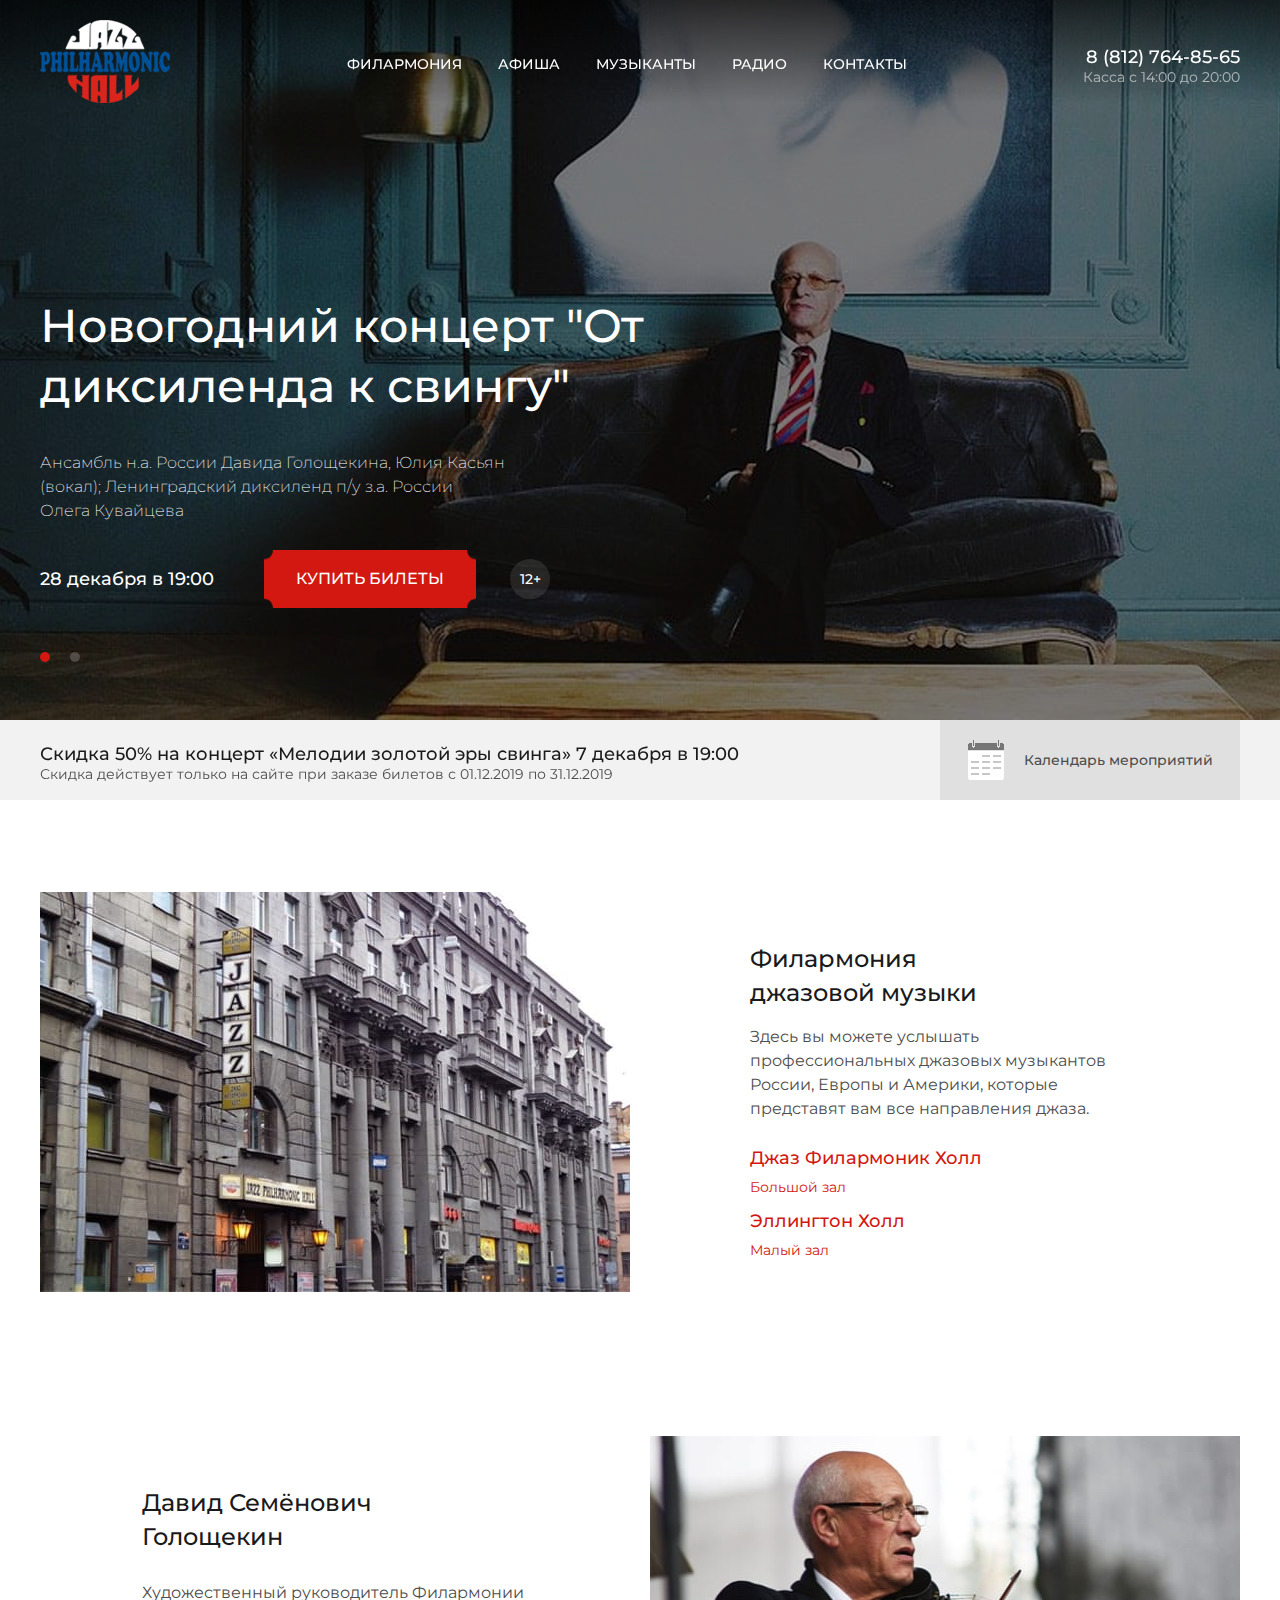
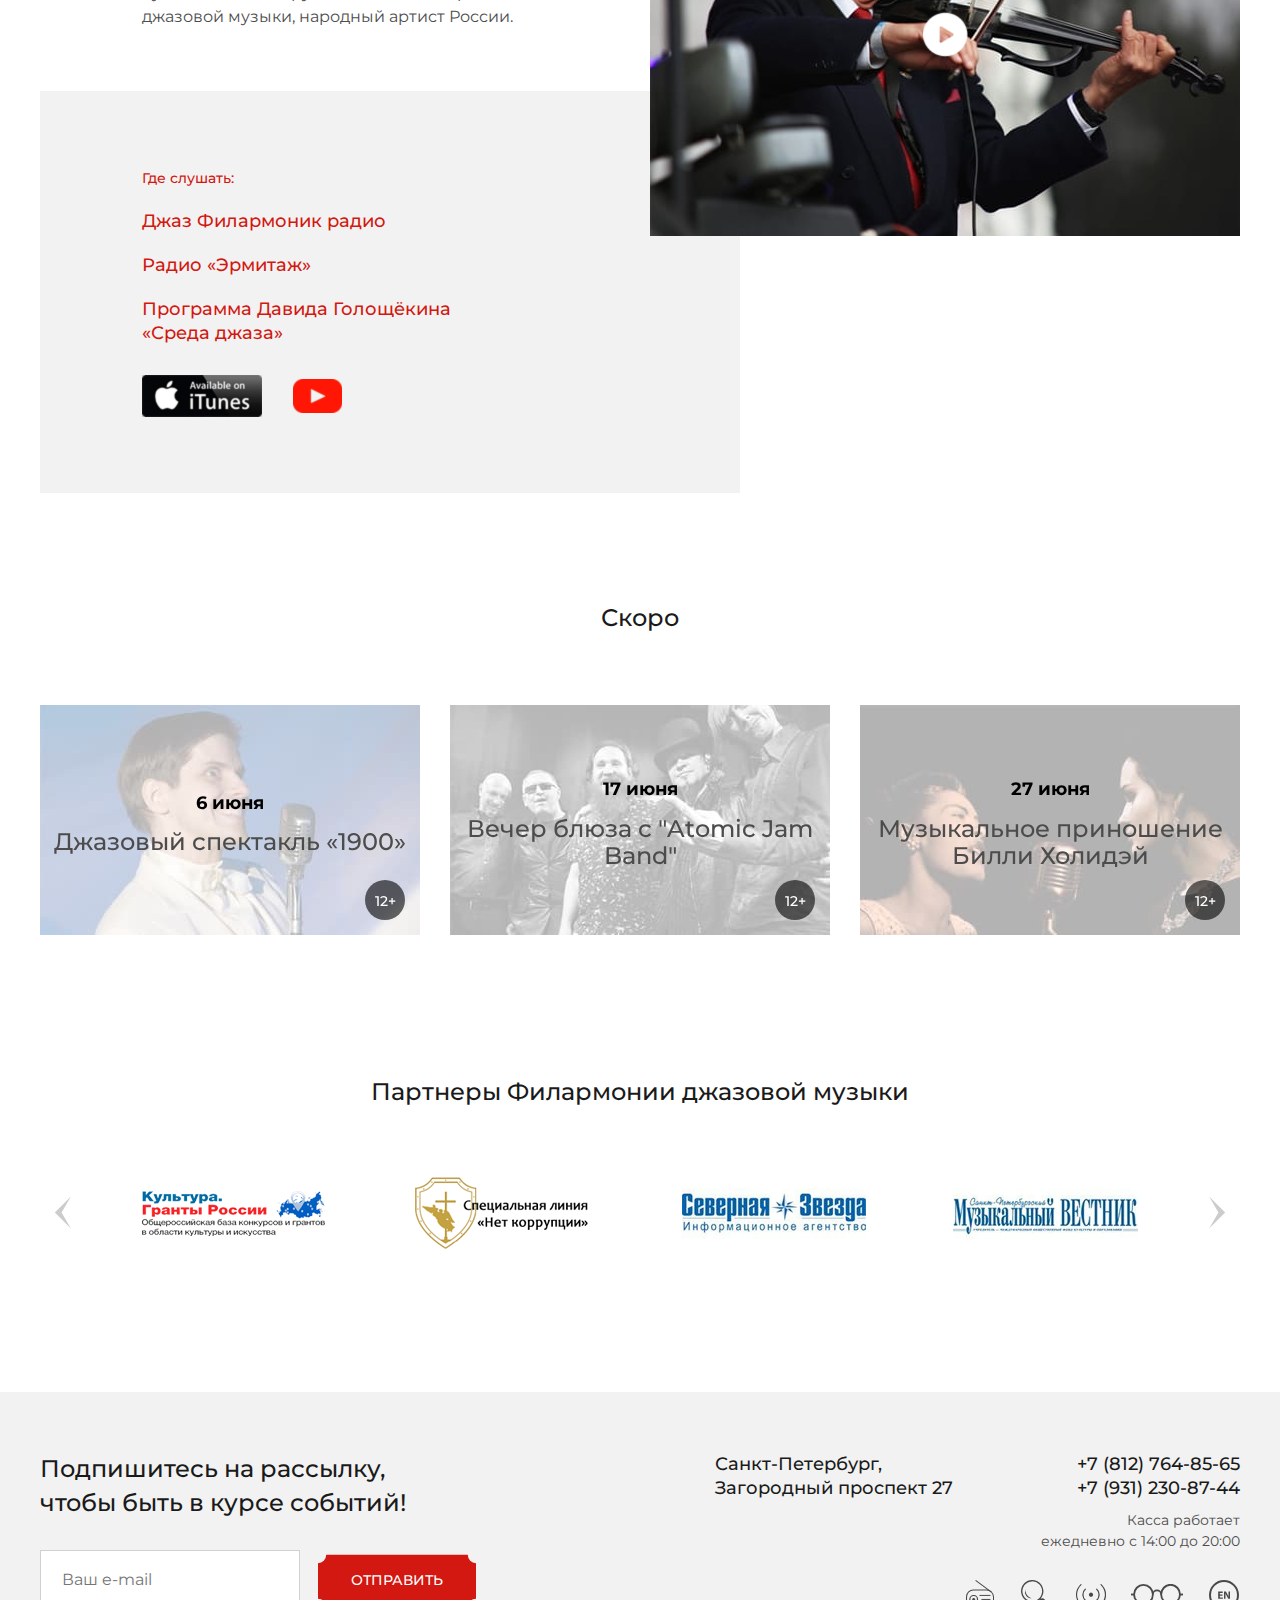
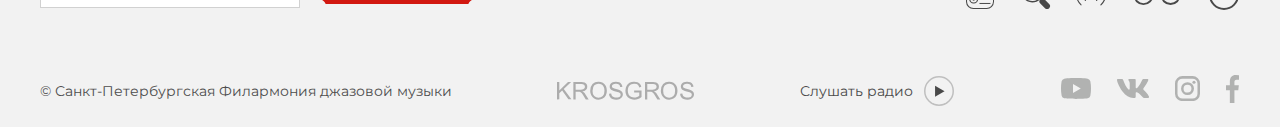
<file: index.html>
<!DOCTYPE html>
<html lang='ru'>

<head>
    <meta charset="UTF-8">
    <meta name="viewport" content="width=device-width, initial-scale=1.0">
    <title>Jazz</title>
    <link rel="stylesheet" href="css/style.css">
    <link
        href="https://fonts.googleapis.com/css2?family=Montserrat:wght@100;200;300;400;500;600;700;800;900&display=swap"
        rel="stylesheet">
    <link rel="stylesheet" href="js/slick/slick.css">
</head>

<body>
    <div class="wrapper">
        <header class="header">
            <div class="header__wrap">
                <a href="#" class="header__logo">
                    <img src="img/logo_copy.svg" alt="Логотип">
                </a>
                <button class="header__burger-btn">
                    <img src="img/burger.png" alt="Меню">
                    Меню
                </button>
                <nav class="header__nav">
                    <button class="header__nav-close">
                        <img src="img/close.svg" alt="Закрыть">
                    </button>
                    <ul>
                        <li>
                            <a href="#">
                                Филармония
                            </a>
                        </li>
                        <li>
                            <a href="afisha.html">
                                Афиша
                            </a>
                        </li>
                        <li>
                            <a href="musicians.html">
                                Музыканты
                            </a>
                        </li>
                        <li>
                            <a href="radio.html">
                                Радио
                            </a>
                        </li>
                        <li>
                            <a href="contacts.html">
                                Контакты
                            </a>
                        </li>
                    </ul>
                </nav>
                <div class="header__contacts">
                    <a href="tel:+78127648565">
                        <svg xmlns="http://www.w3.org/2000/svg" viewBox="0 0 30 30" width="32px" height="30px">
                            <defs>
                                <style>
                                    .cls-1-h {
                                        fill: #fff;
                                    }
                                </style>
                            </defs>
                            <path class="cls-1-h"
                                d="M13.26,21.07a8.21,8.21,0,0,1,.21-2.62,1.14,1.14,0,0,0-.33-1.11l-1.38-1.53A9.18,9.18,0,0,1,15.5,11.4l1.7,1.08a1.16,1.16,0,0,0,1.19.18A8.21,8.21,0,0,1,20.94,12a1.15,1.15,0,0,0,1-1.23l-.22-2.66A1.14,1.14,0,0,0,20.54,7.1,13.35,13.35,0,0,0,8.34,21.47a1.14,1.14,0,0,0,1.23,1.05l2.65-.22A1.13,1.13,0,0,0,13.26,21.07Z" />
                            <path class="cls-1-h"
                                d="M15,30A15,15,0,1,1,30,15,15,15,0,0,1,15,30ZM15,1A14,14,0,1,0,29,15,14,14,0,0,0,15,1Z" />
                        </svg>
                        <span>8 (812) 764-85-65</span>
                    </a>
                    <p>
                        Касса с 14:00 до 20:00
                    </p>
                </div>
            </div>
        </header>
        <main class="main">
            <section class="big-hall">
                <button class="big-hall__close" onclick="bigHallHide()">
                    <img src="img/close.svg" alt="Закрыть">
                </button>
                <div class="big-hall__wrap">
                    <h2>
                        Большой зал (Джаз Филармоник Холл)
                    </h2>
                    <img src="img/big-h.jpg" alt="Большой зал">
                    <p>
                        Концертный зал на 177 мест с партером, балконом, ложами и танцевальной площадкой. Гости Большого
                        зала располагаются за столиками на 2-6 персон. Звуковое оформление выполнено комплектом
                        акустических систем SBN. Это обеспечивает высококачественный звук инструментов и голоса в любой
                        точке зала. Почти каждый вечер, кроме понедельника, здесь проходят концерты с участием лучших
                        джазовых музыкантов России, Европы и Америки. В этом зале играли такие звезды мирового джаза,
                        как Wynton Marsalis, Jimmy Cobb, Barry Harris, Richie Cole, Eddie Gоmez, Herb Geller, Benny
                        Golson, Monty Alexander, Michal Urbaniak, Dave Holland, Валерий Пономарёв, Игорь Бриль, Алексей
                        Кузнецов, Георгий Гаранян, Игорь Бутман и многие другие.
                    </p>
                    <p>
                        Концерты в Большом зале для взрослой аудитории начинаются в 19 часов и состоят из двух или трех
                        отделений. Работает бар.
                    </p>
                    <img src="img/scheme-b.png" alt="Схема">
                </div>
            </section>
            <section class="small-hall">
                <button class="small-hall__close" onclick="smallHallHide()">
                    <img src="img/close.svg" alt="Закрыть">
                </button>
                <div class="small-hall__wrap">
                    <h2>
                        Малый Эллингтоновский зал (Эллингтон Холл)
                    </h2>
                    <img src="img/small-h.jpg" alt="Большой зал">
                    <p>
                        Свое название этот зал получил в честь исторической встречи и совместного концерта Давида
                        Голощекина и Дюка Эллингтона в Ленинграде в 1971 году, что нашло отражение в автобиографической
                        книге воспоминаний Дюка Эллингтона. Открытие зала состоялось в 1995 году, спустя 6 лет после
                        образования Джазовой филармонии. Здесь проходят программы "Джаз при свечах", джем-сэйшны с
                        участием отечественных и зарубежных джазовых музыкантов, некоторые концерты для малышей.
                    <p>Уютный камерный зал с изысканным интерьером рассчитан на комфортное размещение 45 посетителей.
                        Гости
                        Эллингтоновского зала располагаются за столиками на диванах и стульях. Одно из ярких достоинств
                        зала
                        - акустика, обеспечивающая насыщенное звучания инструментов и голоса. Работает бар.
                    </p>
                    <p>
                        Концерты в Эллингтоновском зале для взрослой аудитории начинаются в 20 часов и состоят из двух
                        отделений.
                    </p>

                    <p>
                        Концерты для детей в Большом и Эллингтоновском залах начинаются в 12 часов по субботам или
                        воскресеньям и состоят из одного или двух отделений.
                    </p>

                    <p>Для коллективных посещений на текущие концерты нужно предварительно оставить заявку
                        по телефону <a href="tel:+78127649915">8 (812) 764-99-15</a>. Также возможна организация
                        специальных мероприятий.</p>
                    <img src="img/sheme-sm.png" alt="Схема">
                </div>
            </section>
            <section class="intro">
                <div class="intro__item intro__item-back1">
                    <div class="intro__item-wrap">
                        <h2>
                            Новогодний концерт "От диксиленда к свингу"
                        </h2>
                        <p>
                            Ансамбль н.а. России Давида Голощекина, Юлия Касьян (вокал); Ленинградский диксиленд п/у
                            з.а.
                            России Олега Кувайцева
                        </p>
                        <div>
                            <p>
                                28 декабря в 19:00
                            </p>
                            <button>
                                Купить билеты
                            </button>
                            <span>
                                12+
                            </span>
                        </div>
                    </div>
                </div>
                <div class="intro__item intro__item-back2">
                    <div class="intro__item-wrap">
                        <h2>
                            Тематический концерт для школьников "Инструменты в джазе"
                        </h2>
                        <p>
                            Кирилл Бубякин (тенор-саксофон) и его ансамбль.
                            Тема встречи - "Медные духовые инструменты".
                        </p>
                        <div>
                            <p>
                                15 декабря в 19:00
                            </p>
                            <button>
                                Купить билеты
                            </button>
                            <span>
                                12+
                            </span>
                        </div>
                    </div>
                </div>
            </section>
            <section class="calendar">
                <div class="calendar__wrap">
                    <div class="calendar__sale">
                        <div>
                            <a href="#">
                                Скидка 50% на концерт «Мелодии золотой эры свинга» 7 декабря в 19:00
                            </a>
                            <span>
                                Скидка действует только на сайте при заказе билетов с 01.12.2019 по 31.12.2019
                            </span>
                        </div>
                        <div>
                            <a href="#">
                                Скидка 50% на концерт «Мелодии золотой эры свинга» 7 декабря в 19:00
                            </a>
                            <span>
                                Скидка действует только на сайте при заказе билетов с 01.12.2019 по 31.12.2019
                            </span>
                        </div>
                    </div>
                    <div class="calendar__inner">
                        <button>
                            <img src="img/cal.png" alt="Календарь">
                            <span>
                                Календарь мероприятий
                            </span>
                        </button>
                        <div class="calendar__body">
                            <div class="calendar__control">
                                <button>
                                    <img src="img/left@3x.png" alt="Предыдущая">
                                </button>
                                <p>
                                    Декабрь
                                </p>
                                <button>
                                    <img src="img/left@3x.png" alt="Следующая">
                                </button>
                            </div>
                            <div class="calendar__days">
                                <p>
                                    Пн
                                </p>
                                <p>
                                    Вт
                                </p>
                                <p>
                                    Ср
                                </p>
                                <p>
                                    Чт
                                </p>
                                <p>
                                    Пт
                                </p>
                                <p>
                                    Сб
                                </p>
                                <p>
                                    Вс
                                </p>
                            </div>
                            <div class="calendar__nums">
                                <p class="calendar__nums-dis">

                                </p>
                                <p class="calendar__nums-dis">

                                </p>
                                <p class="calendar__nums-dis">

                                </p>
                                <p class="calendar__nums-dis">

                                </p>
                                <p class="calendar__nums-active">
                                    1
                                </p>
                                <p class="calendar__nums-active">
                                    2
                                </p>
                                <p class="calendar__nums-active">
                                    3
                                </p>
                            </div>
                            <div class="calendar__nums">
                                <p class="calendar__nums-active calendar__nums-gray">
                                    4
                                </p>
                                <p class="calendar__nums-active">
                                    5
                                </p>
                                <p class="calendar__nums-active">
                                    6
                                </p>
                                <p class="calendar__nums-active">
                                    7
                                </p>
                                <p class="calendar__nums-active">
                                    8
                                </p>
                                <p class="calendar__nums-active">
                                    9
                                </p>
                                <p class="calendar__nums-active">
                                    10
                                </p>
                            </div>
                            <div class="calendar__nums">
                                <p class="calendar__nums-active">
                                    11
                                </p>
                                <p class="calendar__nums-active">
                                    12
                                </p>
                                <p class="calendar__nums-active">
                                    13
                                </p>
                                <p class="calendar__nums-active">
                                    14
                                </p>
                                <p class="calendar__nums-active">
                                    15
                                </p>
                                <p class="calendar__nums-active">
                                    16
                                </p>
                                <p class="calendar__nums-active">
                                    17
                                </p>
                            </div>
                            <div class="calendar__nums">
                                <p class="calendar__nums-active">
                                    18
                                </p>
                                <p class="calendar__nums-active">
                                    19
                                </p>
                                <p class="calendar__nums-active">
                                    20
                                </p>
                                <p class="calendar__nums-active">
                                    21
                                </p>
                                <p class="calendar__nums-active">
                                    22
                                </p>
                                <p class="calendar__nums-active">
                                    23
                                </p>
                                <p class="calendar__nums-active">
                                    24
                                </p>
                            </div>
                            <div class="calendar__nums calendar__nums-end">
                                <p class="calendar__nums-active">
                                    25
                                </p>
                                <p class="calendar__nums-active">
                                    26
                                </p>
                                <p class="calendar__nums-active">
                                    27
                                </p>
                                <p class="calendar__nums-active">
                                    28
                                </p>
                                <p class="calendar__nums-active">
                                    29
                                </p>
                                <p class="calendar__nums-active">
                                    30
                                </p>
                                <p class="calendar__nums-dis">

                                </p>
                            </div>
                            <div class="calendar__event">
                                <p>
                                    <button onclick="bigHallShow()">
                                        Большой зал
                                    </button>
                                    / Джаз дансинг
                                </p>
                                <a href="#">
                                    Оркестр "Caribbeаn Jazz Report" Александра Василевского
                                </a>
                                <p>
                                    <button onclick="smallHallShow()">
                                        Малый зал
                                    </button>
                                </p>
                                <a href="#">
                                    Татьяна Бубельникова – вокал
                                </a>
                            </div>
                        </div>
                    </div>
                </div>
            </section>
            <section class="info">
                <div class="info__top">
                    <div>
                        <img src="img/pic.jpg" alt="Фото">
                    </div>
                    <div>
                        <h1>
                            Филармония
                            джазовой музыки
                        </h1>
                        <p>
                            Здесь вы можете услышать профессиональных джазовых музыкантов России, Европы и Америки,
                            которые представят вам все направления джаза.
                        </p>
                        <div class="info__big-hall">
                            <button onclick="smallHallShow()">
                                Джаз Филармоник Холл
                            </button>
                            <button onclick="bigHallShow()">
                                Большой зал
                            </button>
                        </div>
                        <div class="info__small-hall">
                            <button onclick="smallHallShow()">
                                Эллингтон Холл
                            </button>
                            <button onclick="smallHallShow()">
                                Малый зал
                            </button>
                        </div>
                    </div>
                </div>
                <div class="info__body">
                    <div>
                        <h2>
                            Давид Семёнович Голощекин
                        </h2>
                        <p>
                            Художественный руководитель Филармонии джазовой музыки, народный артист России.
                        </p>
                    </div>
                    <div>
                        <div class="info__body-video">
                            <button>
                                <img src="img/play.png" alt="Смотреть">
                            </button>
                        </div>
                    </div>
                    <div>
                        <p>
                            Где слушать:
                        </p>
                        <a href="#">
                            Джаз Филармоник радио
                        </a>
                        <a href="#">
                            Радио «Эрмитаж»
                        </a>
                        <a href="#">
                            Программа Давида Голощёкина «Среда джаза»
                        </a>
                        <div>
                            <a href="#">
                                <img src="img/tunes.png" alt="iTunes">
                            </a>
                            <a href="#">
                                <img src="img/youtube.png" alt="YouTube">
                            </a>
                        </div>
                    </div>
                </div>
            </section>
            <section class="soon">
                <h2>Скоро</h2>
                <div class="soon__slider">
                    <div class="soon__slider-item soon__slider-item1">
                        <span>
                            6 июня
                        </span>
                        <a href="#">
                            Джазовый спектакль «1900»
                        </a>
                        <button>
                            Купить билеты
                        </button>
                    </div>
                    <div class="soon__slider-item soon__slider-item2">
                        <span>
                            17 июня
                        </span>
                        <a href="#">
                            Вечер блюза с "Atomic Jam Band"
                        </a>
                        <button>
                            Купить билеты
                        </button>
                    </div>
                    <div class="soon__slider-item soon__slider-item3">
                        <span>
                            27 июня
                        </span>
                        <a href="#">
                            Музыкальное приношение Билли Холидэй
                        </a>
                        <button>
                            Купить билеты
                        </button>
                    </div>
                </div>
            </section>
            <section class="partners">
                <h2>
                    Партнеры Филармонии джазовой музыки
                </h2>
                <div class="partners__slider">
                    <div class="partners__slider-item">
                        <img src="img/1.png" alt="Фото">
                    </div>
                    <div class="partners__slider-item">
                        <img src="img/2.png" alt="Фото">
                    </div>
                    <div class="partners__slider-item">
                        <img src="img/3.png" alt="Фото">
                    </div>
                    <div class="partners__slider-item">
                        <img src="img/4.png" alt="Фото">
                    </div>
                </div>
            </section>
        </main>
        <footer class="footer">
            <div class="footer__search">
                <p>
                    Поиск
                </p>
                <form class="footer__search-form">
                    <label for="footer-search">
                        <input type="text" id="footer-search" placeholder="Что искать?">
                    </label>
                    <button type="button">
                        Искать!
                    </button>
                </form>
            </div>
            <div class="footer__top">
                <form class="footer__form">
                    <p class="footer__form-name">
                        Подпишитесь на рассылку,
                        чтобы быть в курсе событий!
                    </p>
                    <div class="footer__form-body">
                        <label for="footer-sub">
                            <input id="footer-sub" type="text" class="footer__sub" placeholder="Ваш e-mail">
                        </label>
                        <button type="button" onclick="formVal()">
                            Отправить
                        </button>
                    </div>
                    <p class="footer__form-thanks">
                        Ура! Ваша подписка оформлена!
                    </p>
                </form>
                <div class="footer__mob-under">
                    <a href="#">
                        Санкт-Петербург,
                        Загородный проспект 27
                    </a>
                    <div class="footer__mob-social">
                        <a href="#">
                            <svg id="Layer_10" data-name="Layer 10" xmlns="http://www.w3.org/2000/svg"
                                viewBox="0 0 30 21" width="32px" height="21px">
                                <path
                                    d="M29.35,3.29A3.8,3.8,0,0,0,26.69.63C24.36,0,15,0,15,0S5.6,0,3.27.65A3.77,3.77,0,0,0,.62,3.31,39.08,39.08,0,0,0,0,10.5a38.17,38.17,0,0,0,.64,7.21,3.77,3.77,0,0,0,2.65,2.66C5.62,21,15,21,15,21s9.38,0,11.71-.63a3.77,3.77,0,0,0,2.65-2.66A38.11,38.11,0,0,0,30,10.5,39.38,39.38,0,0,0,29.35,3.29ZM12,15V6l7.78,4.5Z" />
                            </svg>
                        </a><a href="#">
                            <svg id="Layer_11" data-name="Layer 11" xmlns="http://www.w3.org/2000/svg"
                                viewBox="0 0 32 19" width="34px" height="19px">
                                <defs>
                                    <style>
                                        .cls-1 {
                                            fill-rule: evenodd;
                                        }
                                    </style>
                                </defs>

                                <path class="cls-1"
                                    d="M30.71,19h-3.5c-1.34,0-1.73-1.07-4.1-3.44-2.08-2-3-2.26-3.49-2.26-.71,0-.92.2-.92,1.2v3.14c0,.86-.27,1.36-2.5,1.36-3.7,0-7.78-2.25-10.67-6.4C1.19,6.51,0,1.92,0,1,0,.47.2,0,1.2,0H4.7c.9,0,1.23.39,1.57,1.36,1.71,5,4.6,9.35,5.78,9.35.45,0,.65-.21.65-1.34V4.21C12.57,1.84,11.31,1.65,11.31.8A.84.84,0,0,1,12.2,0h5.5c.75,0,1,.4,1,1.29V8.22c0,.74.33,1,.55,1,.44,0,.81-.26,1.63-1.07A29.33,29.33,0,0,0,25.18,1a1.53,1.53,0,0,1,1.53-1h3.5c1.05,0,1.28.54,1.05,1.29-.44,2-4.7,8-4.7,8-.38.6-.52.89,0,1.56.37.52,1.59,1.56,2.41,2.52a15.21,15.21,0,0,1,3,4.1C32.21,18.5,31.71,19,30.71,19Z" />
                            </svg>
                        </a><a href="#">
                            <svg id="Layer_12" data-name="Layer 12" xmlns="http://www.w3.org/2000/svg"
                                viewBox="0 0 25 25" width="27px" height="25px">

                                <path
                                    d="M17.55.12H7.45A7.46,7.46,0,0,0,0,7.57v10.1a7.46,7.46,0,0,0,7.45,7.45h10.1A7.46,7.46,0,0,0,25,17.67V7.57A7.46,7.46,0,0,0,17.55.12Zm4.94,17.55a4.94,4.94,0,0,1-4.94,4.93H7.45a4.94,4.94,0,0,1-4.94-4.93V7.57A4.94,4.94,0,0,1,7.45,2.63h10.1a4.93,4.93,0,0,1,4.93,4.94v10.1Z" />
                                <path
                                    d="M12.5,6.15A6.47,6.47,0,1,0,19,12.62,6.47,6.47,0,0,0,12.5,6.15Zm0,10.42a3.95,3.95,0,1,1,3.95-4A4,4,0,0,1,12.5,16.57Z" />
                                <circle cx="18.98" cy="6.2" r="1.55" />
                            </svg>
                        </a><a href="#">
                            <svg id="Layer_13" data-name="Layer 13" xmlns="http://www.w3.org/2000/svg"
                                viewBox="0 0 13 28" width="15px" height="28px">

                                <path
                                    d="M8.43,7.08v3.17h4.41l-.57,5H8.43V28H3.85V15.23H0v-5H3.85V6.58C3.85,2.32,6.17,0,9.57,0A28.9,28.9,0,0,1,13,.19V4.66H10.64C8.79,4.66,8.43,5.63,8.43,7.08Z" />
                            </svg>
                        </a>
                    </div>
                </div>
                <div>
                    <a href="tel:+78127648565">
                        +7 (812) 764-85-65
                    </a>
                    <a href="tel:+79312308744">
                        +7 (931) 230-87-44
                    </a>
                    <p>
                        Касса работает ежедневно
                        с 14:00 до 20:00
                    </p>
                    <div class="footer__social-desc">
                        <button class="footer__btn-radio">
                            <svg id="Layer_1" data-name="Layer 1" xmlns="http://www.w3.org/2000/svg" viewBox="0 0 28 29"
                                width="30px" height="29px">
                                <title>Радио</title>
                                <path
                                    d="M20.48,29h-13A7.41,7.41,0,0,1,0,21.74V16.8A7.41,7.41,0,0,1,7.52,9.54h13A7.41,7.41,0,0,1,28,16.8v4.94A7.41,7.41,0,0,1,20.48,29Zm-13-18.45A6.37,6.37,0,0,0,1.05,16.8v4.94A6.37,6.37,0,0,0,7.52,28h13A6.37,6.37,0,0,0,27,21.74V16.8a6.37,6.37,0,0,0-6.47-6.25Z" />
                                <polygon points="25.14 12.46 9.26 0.81 9.89 0 25.77 11.65 25.14 12.46" />
                                <rect x="13.48" y="14.92" width="10.95" height="1.01" />
                                <rect x="13.48" y="22.96" width="10.95" height="1.01" />
                                <rect x="15.42" y="18.94" width="9" height="1.01" />
                                <path
                                    d="M7.68,23.52a4.26,4.26,0,1,1,0-8.51,4.26,4.26,0,1,1,0,8.51Zm0-7.49a3.24,3.24,0,1,0,0,6.48,3.24,3.24,0,1,0,0-6.48Z" />
                                <ellipse cx="7.68" cy="19.27" rx="1.42" ry="1.37" />
                            </svg>
                        </button>
                        <button class="footer__btn-search">
                            <svg id="Layer_2" data-name="Layer 2" xmlns="http://www.w3.org/2000/svg" viewBox="0 0 29 29"
                                width="31px" height="29px">
                                <title>Поиск</title>
                                <rect x="20.78" y="17.48" width="5.88" height="12.49" rx="2.94"
                                    transform="translate(-9.83 23.72) rotate(-45)" />
                                <rect x="19.76" y="17.86" width="1.52" height="5.31"
                                    transform="translate(-8.5 20.52) rotate(-45)" />
                                <path
                                    d="M11.2,22.4a11.2,11.2,0,1,1,7.93-3.27A11.17,11.17,0,0,1,11.2,22.4Zm0-21a9.84,9.84,0,1,0,7,2.88A9.79,9.79,0,0,0,11.2,1.37Z" />
                                <path
                                    d="M10.73,18.16a5.65,5.65,0,0,1-3.09-.51,6.56,6.56,0,0,1-2.48-2,6.11,6.11,0,0,1-.72-6.09,10.13,10.13,0,0,0,.31,2.94A8,8,0,0,0,8,17,9.77,9.77,0,0,0,10.73,18.16Z" />
                            </svg>
                        </button>
                        <button class="footer__btn-online">
                            <svg id="Layer_3" data-name="Layer 3" xmlns="http://www.w3.org/2000/svg" viewBox="0 0 28 20"
                                width="30px" heigth="20px">
                                <title>Online трансляция</title>
                                <path
                                    d="M14,11.91a2,2,0,0,1-1.35-.51A1.94,1.94,0,0,1,12,10a1.92,1.92,0,0,1,.59-1.38,2.06,2.06,0,0,1,2.82,0A1.92,1.92,0,0,1,16,10a1.94,1.94,0,0,1-.65,1.44A2,2,0,0,1,14,11.91Z" />
                                <path
                                    d="M19.16,15.82a.55.55,0,0,1-.39-.16.51.51,0,0,1,0-.73,6.68,6.68,0,0,0,.08-9.87.5.5,0,0,1,0-.72.54.54,0,0,1,.75,0,7.87,7.87,0,0,1,1.8,2.52,7.64,7.64,0,0,1,0,6.28,7.73,7.73,0,0,1-1.85,2.55A.58.58,0,0,1,19.16,15.82Z" />
                                <path
                                    d="M8.84,15.82a.58.58,0,0,1-.36-.14,7.73,7.73,0,0,1-1.85-2.55,7.64,7.64,0,0,1,0-6.28A7.87,7.87,0,0,1,8.4,4.33a.54.54,0,0,1,.75,0,.5.5,0,0,1,0,.72,6.68,6.68,0,0,0,.08,9.87.51.51,0,0,1,0,.73A.55.55,0,0,1,8.84,15.82Z" />
                                <path
                                    d="M23.25,20a.51.51,0,0,1-.38-.16.5.5,0,0,1,0-.72A12.34,12.34,0,0,0,23,.88a.49.49,0,0,1,0-.72.53.53,0,0,1,.74,0,13.6,13.6,0,0,1,3.15,4.39,13.3,13.3,0,0,1,0,10.91,13.57,13.57,0,0,1-3.21,4.42A.54.54,0,0,1,23.25,20Z" />
                                <path
                                    d="M4.75,20a.54.54,0,0,1-.36-.14,13.57,13.57,0,0,1-3.21-4.42,13.3,13.3,0,0,1,0-10.91A13.6,13.6,0,0,1,4.31.14a.53.53,0,0,1,.74,0A.49.49,0,0,1,5,.88a12.34,12.34,0,0,0,.07,18.24.5.5,0,0,1,0,.72A.51.51,0,0,1,4.75,20Z" />
                            </svg>
                        </button>
                        <button class="footer__btn-access">
                            <svg id="Layer_4" data-name="Layer 4" xmlns="http://www.w3.org/2000/svg" viewBox="0 0 52 21"
                                width="52px" height="21px">
                                <title>Версия для слабовидящих</title>
                                <path
                                    d="M39.56,21A10.41,10.41,0,0,1,29.25,10.5a10.31,10.31,0,1,1,20.61,0A10.41,10.41,0,0,1,39.56,21Zm0-19.15a8.58,8.58,0,0,0-8.5,8.65,8.5,8.5,0,1,0,17,0A8.58,8.58,0,0,0,39.56,1.85Z" />
                                <path
                                    d="M12.44,21A10.41,10.41,0,0,1,2.14,10.5,10.41,10.41,0,0,1,12.44,0,10.41,10.41,0,0,1,22.75,10.5,10.41,10.41,0,0,1,12.44,21Zm0-19.15A8.58,8.58,0,0,0,4,10.5a8.58,8.58,0,0,0,8.49,8.65,8.58,8.58,0,0,0,8.5-8.65A8.58,8.58,0,0,0,12.44,1.85Z" />
                                <path d="M31.06,10.5H29.25a3.25,3.25,0,1,0-6.5,0H20.94a5.06,5.06,0,1,1,10.12,0Z" />
                                <rect x="48.96" y="9.58" width="3.04" height="1.85" />
                                <rect y="9.58" width="3.04" height="1.85" />
                            </svg>
                        </button>
                        <button class="footer__btn-en">
                            <svg id="Layer_5" data-name="Layer 5" xmlns="http://www.w3.org/2000/svg" viewBox="0 0 30 30"
                                width="32px" height="30px">
                                <title>English version</title>
                                <path
                                    d="M15,30A15,15,0,1,1,30,15,15,15,0,0,1,15,30ZM15,2.05A13,13,0,1,0,28,15,13,13,0,0,0,15,2.05Z" />
                                <path d="M13.53,15.76h-2.7V17.5h3v1.36H9.18V11.53h4.51v1.36H10.83v1.52h2.7Z" />
                                <path
                                    d="M15,18.86V11.53H16.9l1.53,2.69a24.05,24.05,0,0,1,1.19,2.51h0a29.73,29.73,0,0,1-.13-3.07V11.53H21v7.33H19.29L17.73,16a25.93,25.93,0,0,1-1.27-2.59h-.05c.06,1,.08,2,.08,3.21v2.21Z" />
                            </svg>
                        </button>
                    </div>
                </div>
            </div>
            <div class="footer__bottom">
                <span>
                    © Санкт-Петербургская Филармония джазовой музыки
                </span>
                <a href="#">
                    <svg xmlns="http://www.w3.org/2000/svg" viewBox="0 0 137 20">
                        <path class="cls-1-h1"
                            d="M0,18.38V1H2.3V9.61L11,1h3.12L6.77,8l7.62,10.35h-3L5.15,9.57,2.3,12.35v6Z" />
                        <path class="cls-1-h1"
                            d="M16.35,18.38V1h7.72a10.12,10.12,0,0,1,3.54.47A3.82,3.82,0,0,1,29.54,3.1a4.89,4.89,0,0,1,.73,2.63,4.38,4.38,0,0,1-1.2,3.12,6.07,6.07,0,0,1-3.71,1.61,6.24,6.24,0,0,1,1.39.87,12,12,0,0,1,1.92,2.32l3,4.73H28.8l-2.31-3.62c-.67-1-1.22-1.84-1.66-2.4a5.45,5.45,0,0,0-1.17-1.16,3.24,3.24,0,0,0-1.05-.46,6.39,6.39,0,0,0-1.28-.09H18.65v7.73Zm2.3-9.72h5a7.39,7.39,0,0,0,2.47-.33,2.59,2.59,0,0,0,1.35-1,2.82,2.82,0,0,0,.46-1.56,2.6,2.6,0,0,0-.89-2,4.22,4.22,0,0,0-2.84-.8H18.65Z" />
                        <path class="cls-1-h1"
                            d="M33.18,9.91a9.43,9.43,0,0,1,2.33-6.79,7.88,7.88,0,0,1,6-2.45,8.32,8.32,0,0,1,4.35,1.15,7.57,7.57,0,0,1,3,3.21,10.37,10.37,0,0,1,1,4.67,10.27,10.27,0,0,1-1.07,4.74,7.26,7.26,0,0,1-3,3.17,8.74,8.74,0,0,1-4.23,1.07,8.14,8.14,0,0,1-4.39-1.19,7.59,7.59,0,0,1-2.93-3.24A9.76,9.76,0,0,1,33.18,9.91Zm2.37,0a7,7,0,0,0,1.69,5,5.91,5.91,0,0,0,8.53,0,7.4,7.4,0,0,0,1.68-5.19A8.93,8.93,0,0,0,46.73,6a5.57,5.57,0,0,0-2.1-2.46,5.71,5.71,0,0,0-3.1-.87,5.87,5.87,0,0,0-4.21,1.68Q35.55,6,35.55,9.94Z" />
                        <path class="cls-1-h1"
                            d="M52,12.79l2.17-.19a4.92,4.92,0,0,0,.72,2.14,4,4,0,0,0,1.75,1.36,6.78,6.78,0,0,0,2.68.52,6.37,6.37,0,0,0,2.32-.4,3.25,3.25,0,0,0,1.51-1.07,2.55,2.55,0,0,0,.49-1.49,2.24,2.24,0,0,0-.48-1.43,3.51,3.51,0,0,0-1.56-1c-.47-.18-1.5-.46-3.1-.85a15,15,0,0,1-3.36-1.09,4.59,4.59,0,0,1-1.86-1.62,3.91,3.91,0,0,1-.61-2.16A4.52,4.52,0,0,1,53.42,3a4.69,4.69,0,0,1,2.19-1.74A8.39,8.39,0,0,1,58.8.68a8.88,8.88,0,0,1,3.42.62,5,5,0,0,1,2.27,1.84,5.25,5.25,0,0,1,.86,2.74l-2.21.17a3.56,3.56,0,0,0-1.21-2.5,4.68,4.68,0,0,0-3-.84,4.9,4.9,0,0,0-3,.77,2.3,2.3,0,0,0-1,1.84,2,2,0,0,0,.67,1.55,9.41,9.41,0,0,0,3.48,1.24A22.42,22.42,0,0,1,62.9,9.22,5.25,5.25,0,0,1,65.14,11a4.28,4.28,0,0,1,.73,2.48,4.77,4.77,0,0,1-.8,2.62A5.26,5.26,0,0,1,62.79,18a8.07,8.07,0,0,1-3.36.68,10,10,0,0,1-4-.69A5.54,5.54,0,0,1,53,15.92,5.81,5.81,0,0,1,52,12.79Z" />
                        <path class="cls-1-h1"
                            d="M77.16,11.56V9.51h7.38V16A13.29,13.29,0,0,1,81,18a10.45,10.45,0,0,1-3.7.68,9.77,9.77,0,0,1-4.66-1.1,7.3,7.3,0,0,1-3.17-3.17,10.08,10.08,0,0,1-1.07-4.65A10.76,10.76,0,0,1,69.5,5a7,7,0,0,1,3-3.27A9.64,9.64,0,0,1,77.15.68a9,9,0,0,1,3.41.61A5.7,5.7,0,0,1,83,3a7.7,7.7,0,0,1,1.32,2.85l-2.08.56a6.46,6.46,0,0,0-1-2.09,3.94,3.94,0,0,0-1.66-1.21,6,6,0,0,0-2.4-.46,7.09,7.09,0,0,0-2.73.48A5,5,0,0,0,72.57,4.4a6.14,6.14,0,0,0-1.1,1.72,9.13,9.13,0,0,0-.66,3.5,8.6,8.6,0,0,0,.8,3.9,5.08,5.08,0,0,0,2.33,2.32,7.23,7.23,0,0,0,3.26.76A7.78,7.78,0,0,0,80.12,16a7.8,7.8,0,0,0,2.16-1.23V11.56Z" />
                        <path class="cls-1-h1"
                            d="M88,18.38V1h7.72a10.12,10.12,0,0,1,3.54.47,3.86,3.86,0,0,1,1.93,1.65,5,5,0,0,1,.73,2.63,4.38,4.38,0,0,1-1.2,3.12A6.07,6.07,0,0,1,97,10.46a6.48,6.48,0,0,1,1.39.87,12,12,0,0,1,1.91,2.32l3,4.73h-2.9l-2.3-3.62c-.67-1-1.23-1.84-1.66-2.4a5.45,5.45,0,0,0-1.17-1.16,3.44,3.44,0,0,0-1-.46,6.44,6.44,0,0,0-1.29-.09H90.27v7.73Zm2.3-9.72h5a7.31,7.31,0,0,0,2.47-.33,2.57,2.57,0,0,0,1.36-1,2.82,2.82,0,0,0,.46-1.56,2.58,2.58,0,0,0-.9-2,4.18,4.18,0,0,0-2.83-.8H90.27Z" />
                        <path class="cls-1-h1"
                            d="M103.82,9.91a9.47,9.47,0,0,1,2.33-6.79,7.88,7.88,0,0,1,6-2.45,8.28,8.28,0,0,1,4.34,1.15,7.59,7.59,0,0,1,3,3.21,10.51,10.51,0,0,1,1,4.67,10.27,10.27,0,0,1-1.07,4.74,7.26,7.26,0,0,1-3,3.17,8.68,8.68,0,0,1-4.22,1.07,8.18,8.18,0,0,1-4.4-1.19,7.59,7.59,0,0,1-2.93-3.24A9.76,9.76,0,0,1,103.82,9.91Zm2.38,0a7,7,0,0,0,1.69,5,5.91,5.91,0,0,0,8.53,0,7.4,7.4,0,0,0,1.68-5.19A8.93,8.93,0,0,0,117.38,6a5.57,5.57,0,0,0-2.1-2.46,5.74,5.74,0,0,0-3.11-.87A5.9,5.9,0,0,0,108,4.33C106.78,5.45,106.2,7.32,106.2,9.94Z" />
                        <path class="cls-1-h1"
                            d="M123.14,12.79l2.18-.19a4.79,4.79,0,0,0,.71,2.14,4,4,0,0,0,1.76,1.36,6.69,6.69,0,0,0,2.67.52,6.37,6.37,0,0,0,2.32-.4,3.25,3.25,0,0,0,1.51-1.07,2.55,2.55,0,0,0,.49-1.49,2.24,2.24,0,0,0-.48-1.43,3.45,3.45,0,0,0-1.56-1c-.47-.18-1.5-.46-3.1-.85a15,15,0,0,1-3.36-1.09,4.66,4.66,0,0,1-1.86-1.62,3.91,3.91,0,0,1-.61-2.16A4.45,4.45,0,0,1,124.56,3a4.61,4.61,0,0,1,2.18-1.74,8.39,8.39,0,0,1,3.19-.59,8.88,8.88,0,0,1,3.42.62,5,5,0,0,1,2.27,1.84,5.25,5.25,0,0,1,.86,2.74l-2.21.17a3.56,3.56,0,0,0-1.21-2.5,4.68,4.68,0,0,0-3-.84,4.9,4.9,0,0,0-3,.77,2.3,2.3,0,0,0-1,1.84,2,2,0,0,0,.67,1.55,9.48,9.48,0,0,0,3.48,1.24A22.42,22.42,0,0,1,134,9.22,5.35,5.35,0,0,1,136.28,11a4.35,4.35,0,0,1,.72,2.48,4.77,4.77,0,0,1-.8,2.62A5.26,5.26,0,0,1,133.92,18a8,8,0,0,1-3.36.68,10,10,0,0,1-4-.69,5.54,5.54,0,0,1-2.5-2.07A5.81,5.81,0,0,1,123.14,12.79Z" />
                    </svg>
                </a>
                <p>
                    <a href="#">
                        Слушать радио
                        <span>
                            <svg xmlns="http://www.w3.org/2000/svg" viewBox="0 0 30 30" width="32px" height="30px">
                                <defs>
                                    <style>
                                        .cls-1-f {
                                            fill: #bfbfbf;
                                        }

                                        .cls-2-f {
                                            fill: #494949;
                                        }
                                    </style>
                                </defs>
                                <path class="cls-1-f"
                                    d="M15,30A15,15,0,1,1,30,15,15,15,0,0,1,15,30ZM15,1.51A13.49,13.49,0,1,0,28.49,15,13.5,13.5,0,0,0,15,1.51Z" />
                                <polygon class="cls-2-f"
                                    points="20.56 15.18 15.8 17.93 11.04 20.67 11.04 15.18 11.04 9.69 15.8 12.43 20.56 15.18" />
                            </svg>
                        </span>
                    </a>
                    <a href="#">
                        Online трансляция
                        <svg id="Layer_12" data-name="Layer 2" xmlns="http://www.w3.org/2000/svg" viewBox="0 0 30 20"
                            width="30px" heigth="20px">
                            <path
                                d="M14,11.91a2,2,0,0,1-1.35-.51A1.94,1.94,0,0,1,12,10a1.92,1.92,0,0,1,.59-1.38,2.06,2.06,0,0,1,2.82,0A1.92,1.92,0,0,1,16,10a1.94,1.94,0,0,1-.65,1.44A2,2,0,0,1,14,11.91Z" />
                            <path
                                d="M19.16,15.82a.55.55,0,0,1-.39-.16.51.51,0,0,1,0-.73,6.68,6.68,0,0,0,.08-9.87.5.5,0,0,1,0-.72.54.54,0,0,1,.75,0,7.87,7.87,0,0,1,1.8,2.52,7.64,7.64,0,0,1,0,6.28,7.73,7.73,0,0,1-1.85,2.55A.58.58,0,0,1,19.16,15.82Z" />
                            <path
                                d="M8.84,15.82a.58.58,0,0,1-.36-.14,7.73,7.73,0,0,1-1.85-2.55,7.64,7.64,0,0,1,0-6.28A7.87,7.87,0,0,1,8.4,4.33a.54.54,0,0,1,.75,0,.5.5,0,0,1,0,.72,6.68,6.68,0,0,0,.08,9.87.51.51,0,0,1,0,.73A.55.55,0,0,1,8.84,15.82Z" />
                            <path
                                d="M23.25,20a.51.51,0,0,1-.38-.16.5.5,0,0,1,0-.72A12.34,12.34,0,0,0,23,.88a.49.49,0,0,1,0-.72.53.53,0,0,1,.74,0,13.6,13.6,0,0,1,3.15,4.39,13.3,13.3,0,0,1,0,10.91,13.57,13.57,0,0,1-3.21,4.42A.54.54,0,0,1,23.25,20Z" />
                            <path
                                d="M4.75,20a.54.54,0,0,1-.36-.14,13.57,13.57,0,0,1-3.21-4.42,13.3,13.3,0,0,1,0-10.91A13.6,13.6,0,0,1,4.31.14a.53.53,0,0,1,.74,0A.49.49,0,0,1,5,.88a12.34,12.34,0,0,0,.07,18.24.5.5,0,0,1,0,.72A.51.51,0,0,1,4.75,20Z" />
                        </svg>
                    </a>
                </p>
                <div class="footer__desctop-social">
                    <a href="#">
                        <svg id="Layer_6" data-name="Layer 6" xmlns="http://www.w3.org/2000/svg" viewBox="0 0 30 21"
                            width="32px" height="21px">
                            <path
                                d="M29.35,3.29A3.8,3.8,0,0,0,26.69.63C24.36,0,15,0,15,0S5.6,0,3.27.65A3.77,3.77,0,0,0,.62,3.31,39.08,39.08,0,0,0,0,10.5a38.17,38.17,0,0,0,.64,7.21,3.77,3.77,0,0,0,2.65,2.66C5.62,21,15,21,15,21s9.38,0,11.71-.63a3.77,3.77,0,0,0,2.65-2.66A38.11,38.11,0,0,0,30,10.5,39.38,39.38,0,0,0,29.35,3.29ZM12,15V6l7.78,4.5Z" />
                        </svg>
                    </a>
                    <a href="#">
                        <svg id="Layer_7" data-name="Layer 7" xmlns="http://www.w3.org/2000/svg" viewBox="0 0 32 19"
                            width="34px" height="19px">
                            <defs>
                                <style>
                                    .cls-1 {
                                        fill-rule: evenodd;
                                    }
                                </style>
                            </defs>
                            <path class="cls-1"
                                d="M30.71,19h-3.5c-1.34,0-1.73-1.07-4.1-3.44-2.08-2-3-2.26-3.49-2.26-.71,0-.92.2-.92,1.2v3.14c0,.86-.27,1.36-2.5,1.36-3.7,0-7.78-2.25-10.67-6.4C1.19,6.51,0,1.92,0,1,0,.47.2,0,1.2,0H4.7c.9,0,1.23.39,1.57,1.36,1.71,5,4.6,9.35,5.78,9.35.45,0,.65-.21.65-1.34V4.21C12.57,1.84,11.31,1.65,11.31.8A.84.84,0,0,1,12.2,0h5.5c.75,0,1,.4,1,1.29V8.22c0,.74.33,1,.55,1,.44,0,.81-.26,1.63-1.07A29.33,29.33,0,0,0,25.18,1a1.53,1.53,0,0,1,1.53-1h3.5c1.05,0,1.28.54,1.05,1.29-.44,2-4.7,8-4.7,8-.38.6-.52.89,0,1.56.37.52,1.59,1.56,2.41,2.52a15.21,15.21,0,0,1,3,4.1C32.21,18.5,31.71,19,30.71,19Z" />
                        </svg>
                    </a>
                    <a href="#">
                        <svg id="Layer_8" data-name="Layer 8" xmlns="http://www.w3.org/2000/svg" viewBox="0 0 25 25"
                            width="27px" height="25px">
                            <path
                                d="M17.55.12H7.45A7.46,7.46,0,0,0,0,7.57v10.1a7.46,7.46,0,0,0,7.45,7.45h10.1A7.46,7.46,0,0,0,25,17.67V7.57A7.46,7.46,0,0,0,17.55.12Zm4.94,17.55a4.94,4.94,0,0,1-4.94,4.93H7.45a4.94,4.94,0,0,1-4.94-4.93V7.57A4.94,4.94,0,0,1,7.45,2.63h10.1a4.93,4.93,0,0,1,4.93,4.94v10.1Z" />
                            <path
                                d="M12.5,6.15A6.47,6.47,0,1,0,19,12.62,6.47,6.47,0,0,0,12.5,6.15Zm0,10.42a3.95,3.95,0,1,1,3.95-4A4,4,0,0,1,12.5,16.57Z" />
                            <circle cx="18.98" cy="6.2" r="1.55" />
                        </svg>
                    </a>
                    <a href="#">
                        <svg id="Layer_9" data-name="Layer 9" xmlns="http://www.w3.org/2000/svg" viewBox="0 0 13 28"
                            width="15px" height="28px">
                            <path
                                d="M8.43,7.08v3.17h4.41l-.57,5H8.43V28H3.85V15.23H0v-5H3.85V6.58C3.85,2.32,6.17,0,9.57,0A28.9,28.9,0,0,1,13,.19V4.66H10.64C8.79,4.66,8.43,5.63,8.43,7.08Z" />
                        </svg>
                    </a>
                </div>
            </div>
        </footer>
        <div class="access-bar">
            <div class="access-bar__font">
                <p>
                    Размер шрифта
                </p>
                <input class="access-bar-font-input" type="radio" id="font-sm" name="access-font">
                <label class="access-bar__font-item access-bar__font-item-sm" for="font-sm">
                    A
                </label>
                <input class="access-bar-font-input" type="radio" id="font-m" name="access-font">
                <label class="access-bar__font-item access-bar__font-item-m" for="font-m">
                    A
                </label>
                <input class="access-bar-font-input" type="radio" id="font-b" name="access-font">
                <label class="access-bar__font-item access-bar__font-item-b" for="font-b">
                    A
                </label>
            </div>
            <div class="access-bar__back">
                <p>
                    Фон
                </p>
                <input class="access-bar__back-input" type="radio" id="back-w" name="access-back">
                <label class="access-bar__back-item access-bar__back-item-w" for="back-w">
                    ●
                </label>
                <input class="access-bar__back-input" type="radio" id="back-b" name="access-back">
                <label class="access-bar__back-item access-bar__back-item-b" for="back-b">
                    ●
                </label>
                <input class="access-bar__back-input" type="radio" id="back-bl" name="access-back">
                <label class="access-bar__back-item access-bar__back-item-bl" for="back-bl">
                    ●
                </label>
            </div>
            <div class="access-bar__img">
                <p>
                    Изображения
                </p>
                <input class="access-bar__img-input" type="radio" id="img-on" name="access-img" checked>
                <label class="access-bar__img-item access-bar__img-item-on" for="img-on">
                    Вкл
                </label>
                <input class="access-bar__img-input" type="radio" id="img-off" name="access-img">
                <label class="access-bar__img-item access-bar__img-item-off" for="img-off">
                    Выкл
                </label>
            </div>
            <button class="access-bar__exit">
                <span>Вернуть к обычному режиму </span><img src="img/close.svg" alt="Закрыть">
            </button>

        </div>
    </div>
    <script src="js/index.js"></script>
    <script src="js/jq.js"></script>
    <script src="js/slick/slick.min.js"></script>
    <script src="js/jq-index.js"></script>
</body>

</html>
</file>
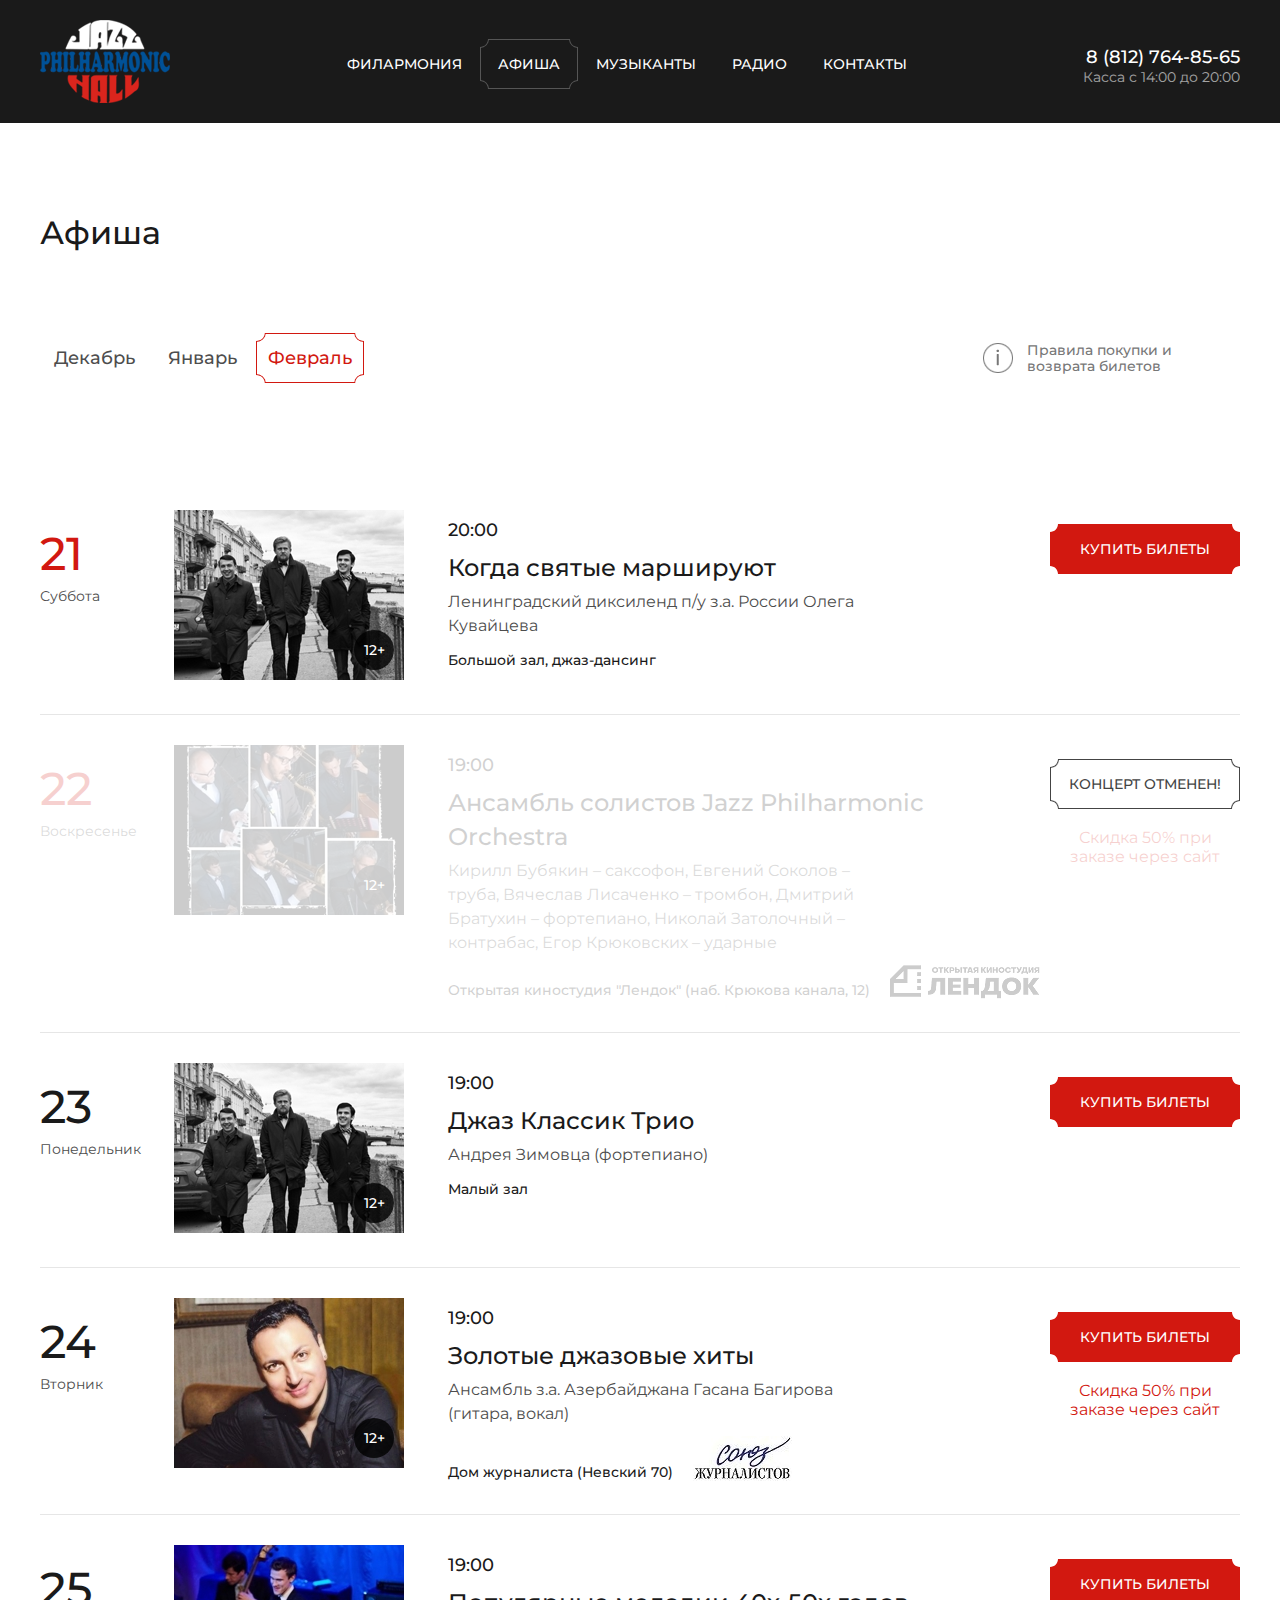
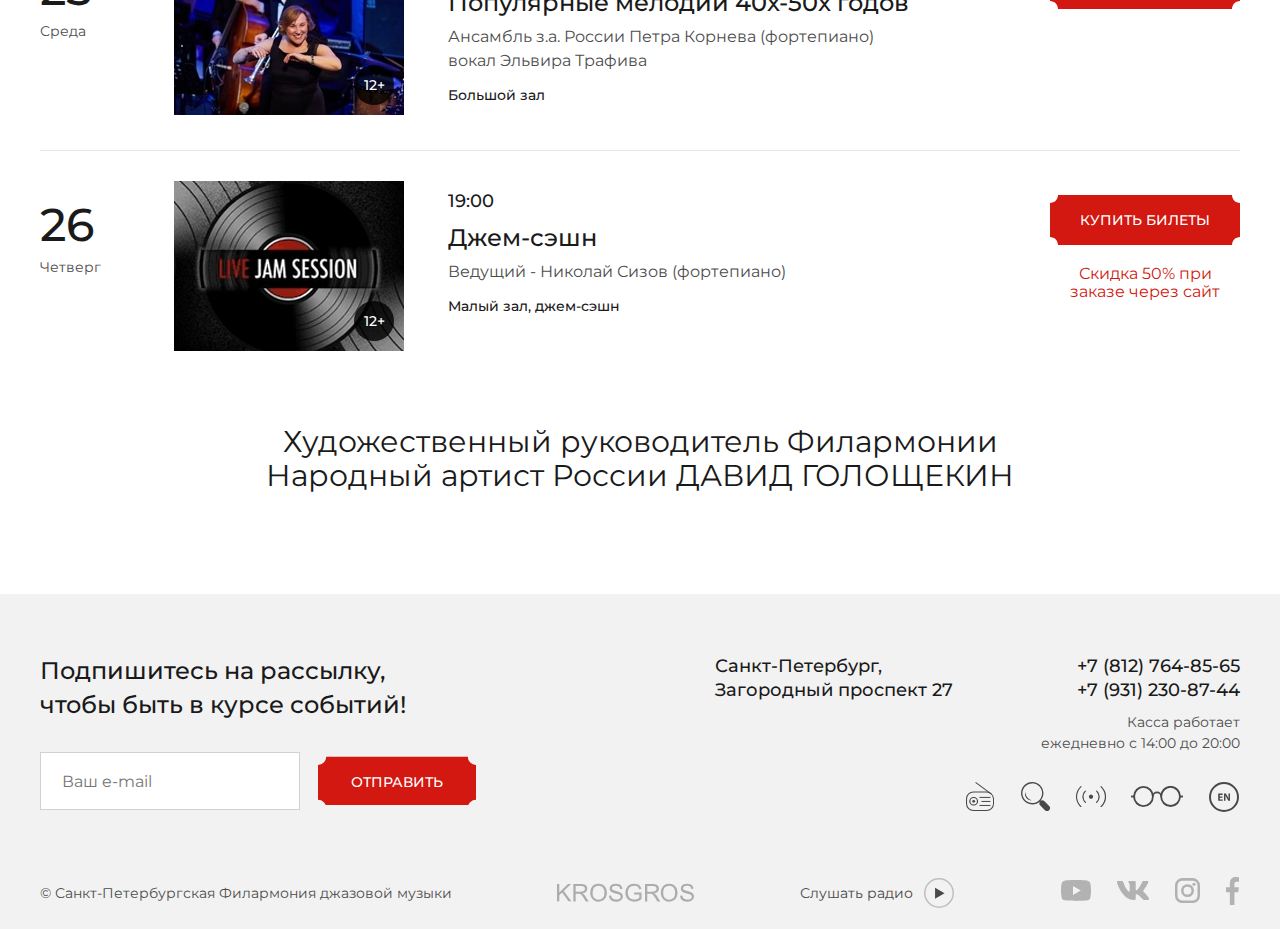
<file: afisha.html>
<!DOCTYPE html>
<html lang='ru'>

<head>
    <meta charset="UTF-8">
    <meta name="viewport" content="width=device-width, initial-scale=1.0">
    <title>Jazz</title>
    <link rel="stylesheet" href="css/style.css">
    <link
        href="https://fonts.googleapis.com/css2?family=Montserrat:wght@100;200;300;400;500;600;700;800;900&display=swap"
        rel="stylesheet">
    <link rel="stylesheet" href="js/slick/slick.css">
</head>

<body>
    <div class="wrapper wrapper-inner wrapper-afisha">
        <header class="header">
            <div class="header__wrap">
                <a href="#" class="header__logo">
                    <img src="img/logo_copy.svg" alt="Логотип">
                </a>
                <button class="header__burger-btn">
                    <img src="img/burger.png" alt="Меню">
                    Меню
                </button>
                <nav class="header__nav">
                    <button class="header__nav-close">
                        <img src="img/close.svg" alt="Закрыть">
                    </button>
                    <ul>
                        <li>
                            <a href="#">
                                Филармония
                            </a>
                        </li>
                        <li>
                            <a href="afisha.html" class="header__nav-active">
                                Афиша
                            </a>
                        </li>
                        <li>
                            <a href="musicians.html">
                                Музыканты
                            </a>
                        </li>
                        <li>
                            <a href="radio.html">
                                Радио
                            </a>
                        </li>
                        <li>
                            <a href="contacts.html">
                                Контакты
                            </a>
                        </li>
                    </ul>
                </nav>
                <div class="header__contacts">
                    <a href="tel:+78127648565">
                        <svg xmlns="http://www.w3.org/2000/svg" viewBox="0 0 30 30" width="32px" height="30px">
                            <defs>
                                <style>
                                    .cls-1-h {
                                        fill: #fff;
                                    }
                                </style>
                            </defs>
                            <path class="cls-1-h"
                                d="M13.26,21.07a8.21,8.21,0,0,1,.21-2.62,1.14,1.14,0,0,0-.33-1.11l-1.38-1.53A9.18,9.18,0,0,1,15.5,11.4l1.7,1.08a1.16,1.16,0,0,0,1.19.18A8.21,8.21,0,0,1,20.94,12a1.15,1.15,0,0,0,1-1.23l-.22-2.66A1.14,1.14,0,0,0,20.54,7.1,13.35,13.35,0,0,0,8.34,21.47a1.14,1.14,0,0,0,1.23,1.05l2.65-.22A1.13,1.13,0,0,0,13.26,21.07Z" />
                            <path class="cls-1-h"
                                d="M15,30A15,15,0,1,1,30,15,15,15,0,0,1,15,30ZM15,1A14,14,0,1,0,29,15,14,14,0,0,0,15,1Z" />
                        </svg>
                        <span>8 (812) 764-85-65</span>
                    </a>
                    <p>
                        Касса с 14:00 до 20:00
                    </p>
                </div>
            </div>
        </header>
        <main class="main">
            <section class="afisha">
                <h1>
                    Афиша
                </h1>
                <div class="afisha__tabs-wrap">
                    <ul class="afisha__tabs">
                        <li>
                            <label class="afisha__tabs-label afisha__tabs-label-active" for="af0">
                                Декабрь
                            </label>
                        </li>
                        <li>
                            <label class="afisha__tabs-label" for="af1">
                                Январь
                            </label>
                        </li>
                        <li>
                            <label class="afisha__tabs-label" for="af2">
                                Февраль
                            </label>
                        </li>
                    </ul>
                    <a href="#" class="afisha__tabs-info">
                        <img src="img/info.png" alt="Фото">
                        <span>
                            Правила покупки
                            и возврата билетов
                        </span>
                    </a>
                </div>
                <input class="afisha__input" type="radio" name="afisha" checked id="af0">
                <div class="afisha__list afisha__list0">
                    <div class="afisha__list-item">
                        <div class="afisha__list-item-date afisha__list-item-date-weekend">
                            <p>
                                21
                            </p>
                            <p>
                                Суббота
                            </p>
                        </div>
                        <div class="afisha__list-item-content">
                            <a href="#">
                                <img src="img/afp0.jpg" alt="Фото">
                            </a>
                            <div>
                                <p>
                                    20:00
                                </p>
                                <a href="#">
                                    Когда святые маршируют
                                </a>
                                <p>
                                    Ленинградский диксиленд п/у з.а. России Олега Кувайцева
                                </p>
                                <p>
                                    <span>
                                        Большой зал, джаз-дансинг
                                    </span>
                                </p>
                            </div>
                            <div>
                                <a href="#">
                                    Купить билеты
                                </a>
                            </div>
                        </div>
                    </div>
                    <div class="afisha__list-item afisha__list-item-sale afisha__list-item-cancel">
                        <div class="afisha__list-item-date afisha__list-item-date-weekend">
                            <p>
                                22
                            </p>
                            <p>
                                Воскресенье
                            </p>
                        </div>
                        <div class="afisha__list-item-content">
                            <a href="#">
                                <img src="img/afp1.jpg" alt="Фото">
                            </a>
                            <div>
                                <p>
                                    19:00
                                </p>
                                <a href="#">
                                    Ансамбль солистов Jazz Philharmonic
                                    Orchestra
                                </a>
                                <p>
                                    Кирилл Бубякин – саксофон, Евгений Соколов – труба, Вячеслав Лисаченко – тромбон,
                                    Дмитрий Братухин – фортепиано, Николай Затолочный – контрабас, Егор Крюковских –
                                    ударные
                                </p>
                                <p>
                                    <span>
                                        Открытая киностудия "Лендок" (наб. Крюкова канала, 12)
                                    </span>
                                    <img src="img/lendoc.jpg" alt="Фото">
                                </p>
                            </div>
                            <div>
                                <a href="#">
                                    Купить билеты
                                </a>
                                <p>
                                    Скидка 50% при заказе через сайт
                                </p>
                            </div>
                        </div>
                    </div>
                    <div class="afisha__list-item">
                        <div class="afisha__list-item-date">
                            <p>
                                23
                            </p>
                            <p>
                                Понедельник
                            </p>
                        </div>
                        <div class="afisha__list-item-content">
                            <a href="#">
                                <img src="img/afp2.jpg" alt="Фото">
                            </a>
                            <div>
                                <p>
                                    19:00
                                </p>
                                <a href="#">
                                    Джаз Классик Трио
                                </a>
                                <p>
                                    Андрея Зимовца (фортепиано)
                                </p>
                                <p>
                                    <span>
                                        Малый зал
                                    </span>
                                </p>
                            </div>
                            <div>
                                <a href="#">
                                    Купить билеты
                                </a>
                            </div>
                        </div>
                    </div>
                    <div class="afisha__list-item afisha__list-item-sale">
                        <div class="afisha__list-item-date">
                            <p>
                                24
                            </p>
                            <p>
                                Вторник
                            </p>
                        </div>
                        <div class="afisha__list-item-content">
                            <a href="#">
                                <img src="img/afp3.jpg" alt="Фото">
                            </a>
                            <div>
                                <p>
                                    19:00
                                </p>
                                <a href="#">
                                    Золотые джазовые хиты
                                </a>
                                <p>
                                    Ансамбль з.а. Азербайджана Гасана Багирова (гитара, вокал)
                                </p>
                                <p>
                                    <span>
                                        Дом журналиста (Невский 70)
                                    </span>
                                    <img src="img/souz.jpg" alt="Фото">
                                </p>
                            </div>
                            <div>
                                <a href="#">
                                    Купить билеты
                                </a>
                                <p>
                                    Скидка 50%
                                    при заказе через сайт
                                </p>
                            </div>
                        </div>
                    </div>
                    <div class="afisha__list-item">
                        <div class="afisha__list-item-date">
                            <p>
                                25
                            </p>
                            <p>
                                Среда
                            </p>
                        </div>
                        <div class="afisha__list-item-content">
                            <a href="#">
                                <img src="img/afp4.jpg" alt="Фото">
                            </a>
                            <div>
                                <p>
                                    19:00
                                </p>
                                <a href="#">
                                    Популярные мелодии 40х-50х годов
                                </a>
                                <p>
                                    Ансамбль з.а. России Петра Корнева (фортепиано)
                                    вокал Эльвира Трафива
                                </p>
                                <p>
                                    <span>
                                        Большой зал
                                    </span>
                                </p>
                            </div>
                            <div>
                                <a href="#">
                                    Купить билеты
                                </a>
                            </div>
                        </div>
                    </div>
                    <div class="afisha__list-item afisha__list-item-sale">
                        <div class="afisha__list-item-date">
                            <p>
                                26
                            </p>
                            <p>
                                Четверг
                            </p>
                        </div>
                        <div class="afisha__list-item-content">
                            <a href="#">
                                <img src="img/afp5.jpg" alt="Фото">
                            </a>
                            <div>
                                <p>
                                    19:00
                                </p>
                                <a href="#">
                                    Джем-сэшн
                                </a>
                                <p>
                                    Ведущий - Николай Сизов (фортепиано)
                                </p>
                                <p>
                                    <span>
                                        Малый зал, джем-сэшн
                                    </span>
                                </p>
                            </div>
                            <div>
                                <a href="#">
                                    Купить билеты
                                </a>
                                <p>
                                    Скидка 50%
                                    при заказе через сайт
                                </p>
                            </div>
                        </div>
                    </div>
                    <div class="afisha__list-item">
                        <div class="afisha__list-item-date">
                            <p>
                                27
                            </p>
                            <p>
                                Пятница
                            </p>
                        </div>
                        <div class="afisha__list-item-content">
                            <a href="#">
                                <img src="img/afp4.jpg" alt="Фото">
                            </a>
                            <div>
                                <p>
                                    19:00
                                </p>
                                <a href="#">
                                    Популярные мелодии 40х-50х годов
                                </a>
                                <p>
                                    Ансамбль з.а. России Петра Корнева (фортепиано)
                                    вокал Эльвира Трафива
                                </p>
                                <p>
                                    Большой зал
                                </p>
                            </div>
                            <div>
                                <a href="#">
                                    Купить билеты
                                </a>
                            </div>
                        </div>
                    </div>
                    <div class="afisha__list-item afisha__list-item-sale">
                        <div class="afisha__list-item-date">
                            <p>
                                28
                            </p>
                            <p>
                                Суббота
                            </p>
                        </div>
                        <div class="afisha__list-item-content">
                            <a href="#">
                                <img src="img/afp5.jpg" alt="Фото">
                            </a>
                            <div>
                                <p>
                                    19:00
                                </p>
                                <a href="#">
                                    Джем-сэшн
                                </a>
                                <p>
                                    Ведущий - Николай Сизов (фортепиано)
                                </p>
                                <p>
                                    Малый зал, джем-сэшн
                                </p>
                            </div>
                            <div>
                                <a href="#">
                                    Купить билеты
                                </a>
                                <p>
                                    Скидка 50%
                                    при заказе через сайт
                                </p>
                            </div>
                        </div>
                    </div>
                    <button>
                        Показать ещё
                    </button>
                </div>
                <input class="afisha__input" type="radio" name="afisha" checked id="af1">
                <div class="afisha__list afisha__list1">
                    <div class="afisha__list-item">
                        <div class="afisha__list-item-date afisha__list-item-date-weekend">
                            <p>
                                21
                            </p>
                            <p>
                                Суббота
                            </p>
                        </div>
                        <div class="afisha__list-item-content">
                            <a href="#">
                                <img src="img/afp1.jpg" alt="Фото">
                            </a>
                            <div>
                                <p>
                                    20:00
                                </p>
                                <a href="#">
                                    Когда святые маршируют
                                </a>
                                <p>
                                    Ленинградский диксиленд п/у з.а. России Олега Кувайцева
                                </p>
                                <p>
                                    <span>
                                        Большой зал, джаз-дансинг
                                    </span>
                                </p>
                            </div>
                            <div>
                                <a href="#">
                                    Купить билеты
                                </a>
                            </div>
                        </div>
                    </div>
                    <div class="afisha__list-item afisha__list-item-sale afisha__list-item-cancel">
                        <div class="afisha__list-item-date afisha__list-item-date-weekend">
                            <p>
                                22
                            </p>
                            <p>
                                Воскресенье
                            </p>
                        </div>
                        <div class="afisha__list-item-content">
                            <a href="#">
                                <img src="img/afp1.jpg" alt="Фото">
                            </a>
                            <div>
                                <p>
                                    19:00
                                </p>
                                <a href="#">
                                    Ансамбль солистов Jazz Philharmonic
                                    Orchestra
                                </a>
                                <p>
                                    Кирилл Бубякин – саксофон, Евгений Соколов – труба, Вячеслав Лисаченко – тромбон,
                                    Дмитрий Братухин – фортепиано, Николай Затолочный – контрабас, Егор Крюковских –
                                    ударные
                                </p>
                                <p>
                                    <span>
                                        Открытая киностудия "Лендок" (наб. Крюкова канала, 12)
                                    </span>
                                    <img src="img/lendoc.jpg" alt="Фото">
                                </p>
                            </div>
                            <div>
                                <a href="#">
                                    Купить билеты
                                </a>
                                <p>
                                    Скидка 50% при заказе через сайт
                                </p>
                            </div>
                        </div>
                    </div>
                    <div class="afisha__list-item">
                        <div class="afisha__list-item-date">
                            <p>
                                23
                            </p>
                            <p>
                                Понедельник
                            </p>
                        </div>
                        <div class="afisha__list-item-content">
                            <a href="#">
                                <img src="img/afp2.jpg" alt="Фото">
                            </a>
                            <div>
                                <p>
                                    19:00
                                </p>
                                <a href="#">
                                    Джаз Классик Трио
                                </a>
                                <p>
                                    Андрея Зимовца (фортепиано)
                                </p>
                                <p>
                                    <span>
                                        Малый зал
                                    </span>
                                </p>
                            </div>
                            <div>
                                <a href="#">
                                    Купить билеты
                                </a>
                            </div>
                        </div>
                    </div>
                    <div class="afisha__list-item afisha__list-item-sale">
                        <div class="afisha__list-item-date">
                            <p>
                                24
                            </p>
                            <p>
                                Вторник
                            </p>
                        </div>
                        <div class="afisha__list-item-content">
                            <a href="#">
                                <img src="img/afp3.jpg" alt="Фото">
                            </a>
                            <div>
                                <p>
                                    19:00
                                </p>
                                <a href="#">
                                    Золотые джазовые хиты
                                </a>
                                <p>
                                    Ансамбль з.а. Азербайджана Гасана Багирова (гитара, вокал)
                                </p>
                                <p>
                                    <span>
                                        Дом журналиста (Невский 70)
                                    </span>
                                    <img src="img/souz.jpg" alt="Фото">
                                </p>
                            </div>
                            <div>
                                <a href="#">
                                    Купить билеты
                                </a>
                                <p>
                                    Скидка 50%
                                    при заказе через сайт
                                </p>
                            </div>
                        </div>
                    </div>
                    <div class="afisha__list-item">
                        <div class="afisha__list-item-date">
                            <p>
                                25
                            </p>
                            <p>
                                Среда
                            </p>
                        </div>
                        <div class="afisha__list-item-content">
                            <a href="#">
                                <img src="img/afp4.jpg" alt="Фото">
                            </a>
                            <div>
                                <p>
                                    19:00
                                </p>
                                <a href="#">
                                    Популярные мелодии 40х-50х годов
                                </a>
                                <p>
                                    Ансамбль з.а. России Петра Корнева (фортепиано)
                                    вокал Эльвира Трафива
                                </p>
                                <p>
                                    <span>
                                        Большой зал
                                    </span>
                                </p>
                            </div>
                            <div>
                                <a href="#">
                                    Купить билеты
                                </a>
                            </div>
                        </div>
                    </div>
                    <div class="afisha__list-item afisha__list-item-sale">
                        <div class="afisha__list-item-date">
                            <p>
                                26
                            </p>
                            <p>
                                Четверг
                            </p>
                        </div>
                        <div class="afisha__list-item-content">
                            <a href="#">
                                <img src="img/afp5.jpg" alt="Фото">
                            </a>
                            <div>
                                <p>
                                    19:00
                                </p>
                                <a href="#">
                                    Джем-сэшн
                                </a>
                                <p>
                                    Ведущий - Николай Сизов (фортепиано)
                                </p>
                                <p>
                                    <span>
                                        Малый зал, джем-сэшн
                                    </span>
                                </p>
                            </div>
                            <div>
                                <a href="#">
                                    Купить билеты
                                </a>
                                <p>
                                    Скидка 50%
                                    при заказе через сайт
                                </p>
                            </div>
                        </div>
                    </div>
                    <button>
                        Показать ещё
                    </button>
                </div>
                <input class="afisha__input" type="radio" name="afisha" checked id="af2">
                <div class="afisha__list afisha__list2">
                    <div class="afisha__list-item">
                        <div class="afisha__list-item-date afisha__list-item-date-weekend">
                            <p>
                                21
                            </p>
                            <p>
                                Суббота
                            </p>
                        </div>
                        <div class="afisha__list-item-content">
                            <a href="#">
                                <img src="img/afp2.jpg" alt="Фото">
                            </a>
                            <div>
                                <p>
                                    20:00
                                </p>
                                <a href="#">
                                    Когда святые маршируют
                                </a>
                                <p>
                                    Ленинградский диксиленд п/у з.а. России Олега Кувайцева
                                </p>
                                <p>
                                    <span>
                                        Большой зал, джаз-дансинг
                                    </span>
                                </p>
                            </div>
                            <div>
                                <a href="#">
                                    Купить билеты
                                </a>
                            </div>
                        </div>
                    </div>
                    <div class="afisha__list-item afisha__list-item-sale afisha__list-item-cancel">
                        <div class="afisha__list-item-date afisha__list-item-date-weekend">
                            <p>
                                22
                            </p>
                            <p>
                                Воскресенье
                            </p>
                        </div>
                        <div class="afisha__list-item-content">
                            <a href="#">
                                <img src="img/afp1.jpg" alt="Фото">
                            </a>
                            <div>
                                <p>
                                    19:00
                                </p>
                                <a href="#">
                                    Ансамбль солистов Jazz Philharmonic
                                    Orchestra
                                </a>
                                <p>
                                    Кирилл Бубякин – саксофон, Евгений Соколов – труба, Вячеслав Лисаченко – тромбон,
                                    Дмитрий Братухин – фортепиано, Николай Затолочный – контрабас, Егор Крюковских –
                                    ударные
                                </p>
                                <p>
                                    <span>
                                        Открытая киностудия "Лендок" (наб. Крюкова канала, 12)
                                    </span>
                                    <img src="img/lendoc.jpg" alt="Фото">
                                </p>
                            </div>
                            <div>
                                <a href="#">
                                    Купить билеты
                                </a>
                                <p>
                                    Скидка 50% при заказе через сайт
                                </p>
                            </div>
                        </div>
                    </div>
                    <div class="afisha__list-item">
                        <div class="afisha__list-item-date">
                            <p>
                                23
                            </p>
                            <p>
                                Понедельник
                            </p>
                        </div>
                        <div class="afisha__list-item-content">
                            <a href="#">
                                <img src="img/afp2.jpg" alt="Фото">
                            </a>
                            <div>
                                <p>
                                    19:00
                                </p>
                                <a href="#">
                                    Джаз Классик Трио
                                </a>
                                <p>
                                    Андрея Зимовца (фортепиано)
                                </p>
                                <p>
                                    <span>
                                        Малый зал
                                    </span>
                                </p>
                            </div>
                            <div>
                                <a href="#">
                                    Купить билеты
                                </a>
                            </div>
                        </div>
                    </div>
                    <div class="afisha__list-item afisha__list-item-sale">
                        <div class="afisha__list-item-date">
                            <p>
                                24
                            </p>
                            <p>
                                Вторник
                            </p>
                        </div>
                        <div class="afisha__list-item-content">
                            <a href="#">
                                <img src="img/afp3.jpg" alt="Фото">
                            </a>
                            <div>
                                <p>
                                    19:00
                                </p>
                                <a href="#">
                                    Золотые джазовые хиты
                                </a>
                                <p>
                                    Ансамбль з.а. Азербайджана Гасана Багирова (гитара, вокал)
                                </p>
                                <p>
                                    <span>
                                        Дом журналиста (Невский 70)
                                    </span>
                                    <img src="img/souz.jpg" alt="Фото">
                                </p>
                            </div>
                            <div>
                                <a href="#">
                                    Купить билеты
                                </a>
                                <p>
                                    Скидка 50%
                                    при заказе через сайт
                                </p>
                            </div>
                        </div>
                    </div>
                    <div class="afisha__list-item">
                        <div class="afisha__list-item-date">
                            <p>
                                25
                            </p>
                            <p>
                                Среда
                            </p>
                        </div>
                        <div class="afisha__list-item-content">
                            <a href="#">
                                <img src="img/afp4.jpg" alt="Фото">
                            </a>
                            <div>
                                <p>
                                    19:00
                                </p>
                                <a href="#">
                                    Популярные мелодии 40х-50х годов
                                </a>
                                <p>
                                    Ансамбль з.а. России Петра Корнева (фортепиано)
                                    вокал Эльвира Трафива
                                </p>
                                <p>
                                    <span>
                                        Большой зал
                                    </span>
                                </p>
                            </div>
                            <div>
                                <a href="#">
                                    Купить билеты
                                </a>
                            </div>
                        </div>
                    </div>
                    <div class="afisha__list-item afisha__list-item-sale">
                        <div class="afisha__list-item-date">
                            <p>
                                26
                            </p>
                            <p>
                                Четверг
                            </p>
                        </div>
                        <div class="afisha__list-item-content">
                            <a href="#">
                                <img src="img/afp5.jpg" alt="Фото">
                            </a>
                            <div>
                                <p>
                                    19:00
                                </p>
                                <a href="#">
                                    Джем-сэшн
                                </a>
                                <p>
                                    Ведущий - Николай Сизов (фортепиано)
                                </p>
                                <p>
                                    <span>
                                        Малый зал, джем-сэшн
                                    </span>
                                </p>
                            </div>
                            <div>
                                <a href="#">
                                    Купить билеты
                                </a>
                                <p>
                                    Скидка 50%
                                    при заказе через сайт
                                </p>
                            </div>
                        </div>
                    </div>
                    <button>
                        Показать ещё
                    </button>
                </div>
                <p class="afisha__p">
                    Художественный руководитель Филармонии
                    Народный артист России ДАВИД ГОЛОЩЕКИН
                </p>
            </section>
        </main>
        <footer class="footer">
            <div class="footer__search">
                <p>
                    Поиск
                </p>
                <form class="footer__search-form">
                    <label for="footer-search">
                        <input type="text" id="footer-search" placeholder="Что искать?">
                    </label>
                    <button type="button">
                        Искать!
                    </button>
                </form>
            </div>
            <div class="footer__top">
                <form class="footer__form">
                    <p class="footer__form-name">
                        Подпишитесь на рассылку,
                        чтобы быть в курсе событий!
                    </p>
                    <div class="footer__form-body">
                        <label for="footer-sub">
                            <input id="footer-sub" type="text" class="footer__sub" placeholder="Ваш e-mail">
                        </label>
                        <button type="button" onclick="formVal()">
                            Отправить
                        </button>
                    </div>
                    <p class="footer__form-thanks">
                        Ура! Ваша подписка оформлена!
                    </p>
                </form>
                <div class="footer__mob-under">
                    <a href="#">
                        Санкт-Петербург,
                        Загородный проспект 27
                    </a>
                    <div class="footer__mob-social">
                        <a href="#">
                            <svg id="Layer_10" data-name="Layer 10" xmlns="http://www.w3.org/2000/svg"
                                viewBox="0 0 30 21" width="32px" height="21px">
                                <path
                                    d="M29.35,3.29A3.8,3.8,0,0,0,26.69.63C24.36,0,15,0,15,0S5.6,0,3.27.65A3.77,3.77,0,0,0,.62,3.31,39.08,39.08,0,0,0,0,10.5a38.17,38.17,0,0,0,.64,7.21,3.77,3.77,0,0,0,2.65,2.66C5.62,21,15,21,15,21s9.38,0,11.71-.63a3.77,3.77,0,0,0,2.65-2.66A38.11,38.11,0,0,0,30,10.5,39.38,39.38,0,0,0,29.35,3.29ZM12,15V6l7.78,4.5Z" />
                            </svg>
                        </a><a href="#">
                            <svg id="Layer_11" data-name="Layer 11" xmlns="http://www.w3.org/2000/svg"
                                viewBox="0 0 32 19" width="34px" height="19px">
                                <defs>
                                    <style>
                                        .cls-1 {
                                            fill-rule: evenodd;
                                        }
                                    </style>
                                </defs>

                                <path class="cls-1"
                                    d="M30.71,19h-3.5c-1.34,0-1.73-1.07-4.1-3.44-2.08-2-3-2.26-3.49-2.26-.71,0-.92.2-.92,1.2v3.14c0,.86-.27,1.36-2.5,1.36-3.7,0-7.78-2.25-10.67-6.4C1.19,6.51,0,1.92,0,1,0,.47.2,0,1.2,0H4.7c.9,0,1.23.39,1.57,1.36,1.71,5,4.6,9.35,5.78,9.35.45,0,.65-.21.65-1.34V4.21C12.57,1.84,11.31,1.65,11.31.8A.84.84,0,0,1,12.2,0h5.5c.75,0,1,.4,1,1.29V8.22c0,.74.33,1,.55,1,.44,0,.81-.26,1.63-1.07A29.33,29.33,0,0,0,25.18,1a1.53,1.53,0,0,1,1.53-1h3.5c1.05,0,1.28.54,1.05,1.29-.44,2-4.7,8-4.7,8-.38.6-.52.89,0,1.56.37.52,1.59,1.56,2.41,2.52a15.21,15.21,0,0,1,3,4.1C32.21,18.5,31.71,19,30.71,19Z" />
                            </svg>
                        </a><a href="#">
                            <svg id="Layer_12" data-name="Layer 12" xmlns="http://www.w3.org/2000/svg"
                                viewBox="0 0 25 25" width="27px" height="25px">

                                <path
                                    d="M17.55.12H7.45A7.46,7.46,0,0,0,0,7.57v10.1a7.46,7.46,0,0,0,7.45,7.45h10.1A7.46,7.46,0,0,0,25,17.67V7.57A7.46,7.46,0,0,0,17.55.12Zm4.94,17.55a4.94,4.94,0,0,1-4.94,4.93H7.45a4.94,4.94,0,0,1-4.94-4.93V7.57A4.94,4.94,0,0,1,7.45,2.63h10.1a4.93,4.93,0,0,1,4.93,4.94v10.1Z" />
                                <path
                                    d="M12.5,6.15A6.47,6.47,0,1,0,19,12.62,6.47,6.47,0,0,0,12.5,6.15Zm0,10.42a3.95,3.95,0,1,1,3.95-4A4,4,0,0,1,12.5,16.57Z" />
                                <circle cx="18.98" cy="6.2" r="1.55" />
                            </svg>
                        </a><a href="#">
                            <svg id="Layer_13" data-name="Layer 13" xmlns="http://www.w3.org/2000/svg"
                                viewBox="0 0 13 28" width="15px" height="28px">

                                <path
                                    d="M8.43,7.08v3.17h4.41l-.57,5H8.43V28H3.85V15.23H0v-5H3.85V6.58C3.85,2.32,6.17,0,9.57,0A28.9,28.9,0,0,1,13,.19V4.66H10.64C8.79,4.66,8.43,5.63,8.43,7.08Z" />
                            </svg>
                        </a>
                    </div>
                </div>
                <div>
                    <a href="tel:+78127648565">
                        +7 (812) 764-85-65
                    </a>
                    <a href="tel:+79312308744">
                        +7 (931) 230-87-44
                    </a>
                    <p>
                        Касса работает ежедневно
                        с 14:00 до 20:00
                    </p>
                    <div class="footer__social-desc">
                        <button class="footer__btn-radio">
                            <svg id="Layer_1" data-name="Layer 1" xmlns="http://www.w3.org/2000/svg" viewBox="0 0 28 29"
                                width="30px" height="29px">
                                <title>Радио</title>
                                <path
                                    d="M20.48,29h-13A7.41,7.41,0,0,1,0,21.74V16.8A7.41,7.41,0,0,1,7.52,9.54h13A7.41,7.41,0,0,1,28,16.8v4.94A7.41,7.41,0,0,1,20.48,29Zm-13-18.45A6.37,6.37,0,0,0,1.05,16.8v4.94A6.37,6.37,0,0,0,7.52,28h13A6.37,6.37,0,0,0,27,21.74V16.8a6.37,6.37,0,0,0-6.47-6.25Z" />
                                <polygon points="25.14 12.46 9.26 0.81 9.89 0 25.77 11.65 25.14 12.46" />
                                <rect x="13.48" y="14.92" width="10.95" height="1.01" />
                                <rect x="13.48" y="22.96" width="10.95" height="1.01" />
                                <rect x="15.42" y="18.94" width="9" height="1.01" />
                                <path
                                    d="M7.68,23.52a4.26,4.26,0,1,1,0-8.51,4.26,4.26,0,1,1,0,8.51Zm0-7.49a3.24,3.24,0,1,0,0,6.48,3.24,3.24,0,1,0,0-6.48Z" />
                                <ellipse cx="7.68" cy="19.27" rx="1.42" ry="1.37" />
                            </svg>
                        </button>
                        <button class="footer__btn-search">
                            <svg id="Layer_2" data-name="Layer 2" xmlns="http://www.w3.org/2000/svg" viewBox="0 0 29 29"
                                width="31px" height="29px">
                                <title>Поиск</title>
                                <rect x="20.78" y="17.48" width="5.88" height="12.49" rx="2.94"
                                    transform="translate(-9.83 23.72) rotate(-45)" />
                                <rect x="19.76" y="17.86" width="1.52" height="5.31"
                                    transform="translate(-8.5 20.52) rotate(-45)" />
                                <path
                                    d="M11.2,22.4a11.2,11.2,0,1,1,7.93-3.27A11.17,11.17,0,0,1,11.2,22.4Zm0-21a9.84,9.84,0,1,0,7,2.88A9.79,9.79,0,0,0,11.2,1.37Z" />
                                <path
                                    d="M10.73,18.16a5.65,5.65,0,0,1-3.09-.51,6.56,6.56,0,0,1-2.48-2,6.11,6.11,0,0,1-.72-6.09,10.13,10.13,0,0,0,.31,2.94A8,8,0,0,0,8,17,9.77,9.77,0,0,0,10.73,18.16Z" />
                            </svg>
                        </button>
                        <button class="footer__btn-online">
                            <svg id="Layer_3" data-name="Layer 3" xmlns="http://www.w3.org/2000/svg" viewBox="0 0 28 20"
                                width="30px" heigth="20px">
                                <title>Online трансляция</title>
                                <path
                                    d="M14,11.91a2,2,0,0,1-1.35-.51A1.94,1.94,0,0,1,12,10a1.92,1.92,0,0,1,.59-1.38,2.06,2.06,0,0,1,2.82,0A1.92,1.92,0,0,1,16,10a1.94,1.94,0,0,1-.65,1.44A2,2,0,0,1,14,11.91Z" />
                                <path
                                    d="M19.16,15.82a.55.55,0,0,1-.39-.16.51.51,0,0,1,0-.73,6.68,6.68,0,0,0,.08-9.87.5.5,0,0,1,0-.72.54.54,0,0,1,.75,0,7.87,7.87,0,0,1,1.8,2.52,7.64,7.64,0,0,1,0,6.28,7.73,7.73,0,0,1-1.85,2.55A.58.58,0,0,1,19.16,15.82Z" />
                                <path
                                    d="M8.84,15.82a.58.58,0,0,1-.36-.14,7.73,7.73,0,0,1-1.85-2.55,7.64,7.64,0,0,1,0-6.28A7.87,7.87,0,0,1,8.4,4.33a.54.54,0,0,1,.75,0,.5.5,0,0,1,0,.72,6.68,6.68,0,0,0,.08,9.87.51.51,0,0,1,0,.73A.55.55,0,0,1,8.84,15.82Z" />
                                <path
                                    d="M23.25,20a.51.51,0,0,1-.38-.16.5.5,0,0,1,0-.72A12.34,12.34,0,0,0,23,.88a.49.49,0,0,1,0-.72.53.53,0,0,1,.74,0,13.6,13.6,0,0,1,3.15,4.39,13.3,13.3,0,0,1,0,10.91,13.57,13.57,0,0,1-3.21,4.42A.54.54,0,0,1,23.25,20Z" />
                                <path
                                    d="M4.75,20a.54.54,0,0,1-.36-.14,13.57,13.57,0,0,1-3.21-4.42,13.3,13.3,0,0,1,0-10.91A13.6,13.6,0,0,1,4.31.14a.53.53,0,0,1,.74,0A.49.49,0,0,1,5,.88a12.34,12.34,0,0,0,.07,18.24.5.5,0,0,1,0,.72A.51.51,0,0,1,4.75,20Z" />
                            </svg>
                        </button>
                        <button class="footer__btn-access">
                            <svg id="Layer_4" data-name="Layer 4" xmlns="http://www.w3.org/2000/svg" viewBox="0 0 52 21"
                                width="52px" height="21px">
                                <title>Версия для слабовидящих</title>
                                <path
                                    d="M39.56,21A10.41,10.41,0,0,1,29.25,10.5a10.31,10.31,0,1,1,20.61,0A10.41,10.41,0,0,1,39.56,21Zm0-19.15a8.58,8.58,0,0,0-8.5,8.65,8.5,8.5,0,1,0,17,0A8.58,8.58,0,0,0,39.56,1.85Z" />
                                <path
                                    d="M12.44,21A10.41,10.41,0,0,1,2.14,10.5,10.41,10.41,0,0,1,12.44,0,10.41,10.41,0,0,1,22.75,10.5,10.41,10.41,0,0,1,12.44,21Zm0-19.15A8.58,8.58,0,0,0,4,10.5a8.58,8.58,0,0,0,8.49,8.65,8.58,8.58,0,0,0,8.5-8.65A8.58,8.58,0,0,0,12.44,1.85Z" />
                                <path d="M31.06,10.5H29.25a3.25,3.25,0,1,0-6.5,0H20.94a5.06,5.06,0,1,1,10.12,0Z" />
                                <rect x="48.96" y="9.58" width="3.04" height="1.85" />
                                <rect y="9.58" width="3.04" height="1.85" />
                            </svg>
                        </button>
                        <button class="footer__btn-en">
                            <svg id="Layer_5" data-name="Layer 5" xmlns="http://www.w3.org/2000/svg" viewBox="0 0 30 30"
                                width="32px" height="30px">
                                <title>English version</title>
                                <path
                                    d="M15,30A15,15,0,1,1,30,15,15,15,0,0,1,15,30ZM15,2.05A13,13,0,1,0,28,15,13,13,0,0,0,15,2.05Z" />
                                <path d="M13.53,15.76h-2.7V17.5h3v1.36H9.18V11.53h4.51v1.36H10.83v1.52h2.7Z" />
                                <path
                                    d="M15,18.86V11.53H16.9l1.53,2.69a24.05,24.05,0,0,1,1.19,2.51h0a29.73,29.73,0,0,1-.13-3.07V11.53H21v7.33H19.29L17.73,16a25.93,25.93,0,0,1-1.27-2.59h-.05c.06,1,.08,2,.08,3.21v2.21Z" />
                            </svg>
                        </button>
                    </div>
                </div>
            </div>
            <div class="footer__bottom">
                <span>
                    © Санкт-Петербургская Филармония джазовой музыки
                </span>
                <a href="#">
                    <svg xmlns="http://www.w3.org/2000/svg" viewBox="0 0 137 20">
                        <path class="cls-1-h1"
                            d="M0,18.38V1H2.3V9.61L11,1h3.12L6.77,8l7.62,10.35h-3L5.15,9.57,2.3,12.35v6Z" />
                        <path class="cls-1-h1"
                            d="M16.35,18.38V1h7.72a10.12,10.12,0,0,1,3.54.47A3.82,3.82,0,0,1,29.54,3.1a4.89,4.89,0,0,1,.73,2.63,4.38,4.38,0,0,1-1.2,3.12,6.07,6.07,0,0,1-3.71,1.61,6.24,6.24,0,0,1,1.39.87,12,12,0,0,1,1.92,2.32l3,4.73H28.8l-2.31-3.62c-.67-1-1.22-1.84-1.66-2.4a5.45,5.45,0,0,0-1.17-1.16,3.24,3.24,0,0,0-1.05-.46,6.39,6.39,0,0,0-1.28-.09H18.65v7.73Zm2.3-9.72h5a7.39,7.39,0,0,0,2.47-.33,2.59,2.59,0,0,0,1.35-1,2.82,2.82,0,0,0,.46-1.56,2.6,2.6,0,0,0-.89-2,4.22,4.22,0,0,0-2.84-.8H18.65Z" />
                        <path class="cls-1-h1"
                            d="M33.18,9.91a9.43,9.43,0,0,1,2.33-6.79,7.88,7.88,0,0,1,6-2.45,8.32,8.32,0,0,1,4.35,1.15,7.57,7.57,0,0,1,3,3.21,10.37,10.37,0,0,1,1,4.67,10.27,10.27,0,0,1-1.07,4.74,7.26,7.26,0,0,1-3,3.17,8.74,8.74,0,0,1-4.23,1.07,8.14,8.14,0,0,1-4.39-1.19,7.59,7.59,0,0,1-2.93-3.24A9.76,9.76,0,0,1,33.18,9.91Zm2.37,0a7,7,0,0,0,1.69,5,5.91,5.91,0,0,0,8.53,0,7.4,7.4,0,0,0,1.68-5.19A8.93,8.93,0,0,0,46.73,6a5.57,5.57,0,0,0-2.1-2.46,5.71,5.71,0,0,0-3.1-.87,5.87,5.87,0,0,0-4.21,1.68Q35.55,6,35.55,9.94Z" />
                        <path class="cls-1-h1"
                            d="M52,12.79l2.17-.19a4.92,4.92,0,0,0,.72,2.14,4,4,0,0,0,1.75,1.36,6.78,6.78,0,0,0,2.68.52,6.37,6.37,0,0,0,2.32-.4,3.25,3.25,0,0,0,1.51-1.07,2.55,2.55,0,0,0,.49-1.49,2.24,2.24,0,0,0-.48-1.43,3.51,3.51,0,0,0-1.56-1c-.47-.18-1.5-.46-3.1-.85a15,15,0,0,1-3.36-1.09,4.59,4.59,0,0,1-1.86-1.62,3.91,3.91,0,0,1-.61-2.16A4.52,4.52,0,0,1,53.42,3a4.69,4.69,0,0,1,2.19-1.74A8.39,8.39,0,0,1,58.8.68a8.88,8.88,0,0,1,3.42.62,5,5,0,0,1,2.27,1.84,5.25,5.25,0,0,1,.86,2.74l-2.21.17a3.56,3.56,0,0,0-1.21-2.5,4.68,4.68,0,0,0-3-.84,4.9,4.9,0,0,0-3,.77,2.3,2.3,0,0,0-1,1.84,2,2,0,0,0,.67,1.55,9.41,9.41,0,0,0,3.48,1.24A22.42,22.42,0,0,1,62.9,9.22,5.25,5.25,0,0,1,65.14,11a4.28,4.28,0,0,1,.73,2.48,4.77,4.77,0,0,1-.8,2.62A5.26,5.26,0,0,1,62.79,18a8.07,8.07,0,0,1-3.36.68,10,10,0,0,1-4-.69A5.54,5.54,0,0,1,53,15.92,5.81,5.81,0,0,1,52,12.79Z" />
                        <path class="cls-1-h1"
                            d="M77.16,11.56V9.51h7.38V16A13.29,13.29,0,0,1,81,18a10.45,10.45,0,0,1-3.7.68,9.77,9.77,0,0,1-4.66-1.1,7.3,7.3,0,0,1-3.17-3.17,10.08,10.08,0,0,1-1.07-4.65A10.76,10.76,0,0,1,69.5,5a7,7,0,0,1,3-3.27A9.64,9.64,0,0,1,77.15.68a9,9,0,0,1,3.41.61A5.7,5.7,0,0,1,83,3a7.7,7.7,0,0,1,1.32,2.85l-2.08.56a6.46,6.46,0,0,0-1-2.09,3.94,3.94,0,0,0-1.66-1.21,6,6,0,0,0-2.4-.46,7.09,7.09,0,0,0-2.73.48A5,5,0,0,0,72.57,4.4a6.14,6.14,0,0,0-1.1,1.72,9.13,9.13,0,0,0-.66,3.5,8.6,8.6,0,0,0,.8,3.9,5.08,5.08,0,0,0,2.33,2.32,7.23,7.23,0,0,0,3.26.76A7.78,7.78,0,0,0,80.12,16a7.8,7.8,0,0,0,2.16-1.23V11.56Z" />
                        <path class="cls-1-h1"
                            d="M88,18.38V1h7.72a10.12,10.12,0,0,1,3.54.47,3.86,3.86,0,0,1,1.93,1.65,5,5,0,0,1,.73,2.63,4.38,4.38,0,0,1-1.2,3.12A6.07,6.07,0,0,1,97,10.46a6.48,6.48,0,0,1,1.39.87,12,12,0,0,1,1.91,2.32l3,4.73h-2.9l-2.3-3.62c-.67-1-1.23-1.84-1.66-2.4a5.45,5.45,0,0,0-1.17-1.16,3.44,3.44,0,0,0-1-.46,6.44,6.44,0,0,0-1.29-.09H90.27v7.73Zm2.3-9.72h5a7.31,7.31,0,0,0,2.47-.33,2.57,2.57,0,0,0,1.36-1,2.82,2.82,0,0,0,.46-1.56,2.58,2.58,0,0,0-.9-2,4.18,4.18,0,0,0-2.83-.8H90.27Z" />
                        <path class="cls-1-h1"
                            d="M103.82,9.91a9.47,9.47,0,0,1,2.33-6.79,7.88,7.88,0,0,1,6-2.45,8.28,8.28,0,0,1,4.34,1.15,7.59,7.59,0,0,1,3,3.21,10.51,10.51,0,0,1,1,4.67,10.27,10.27,0,0,1-1.07,4.74,7.26,7.26,0,0,1-3,3.17,8.68,8.68,0,0,1-4.22,1.07,8.18,8.18,0,0,1-4.4-1.19,7.59,7.59,0,0,1-2.93-3.24A9.76,9.76,0,0,1,103.82,9.91Zm2.38,0a7,7,0,0,0,1.69,5,5.91,5.91,0,0,0,8.53,0,7.4,7.4,0,0,0,1.68-5.19A8.93,8.93,0,0,0,117.38,6a5.57,5.57,0,0,0-2.1-2.46,5.74,5.74,0,0,0-3.11-.87A5.9,5.9,0,0,0,108,4.33C106.78,5.45,106.2,7.32,106.2,9.94Z" />
                        <path class="cls-1-h1"
                            d="M123.14,12.79l2.18-.19a4.79,4.79,0,0,0,.71,2.14,4,4,0,0,0,1.76,1.36,6.69,6.69,0,0,0,2.67.52,6.37,6.37,0,0,0,2.32-.4,3.25,3.25,0,0,0,1.51-1.07,2.55,2.55,0,0,0,.49-1.49,2.24,2.24,0,0,0-.48-1.43,3.45,3.45,0,0,0-1.56-1c-.47-.18-1.5-.46-3.1-.85a15,15,0,0,1-3.36-1.09,4.66,4.66,0,0,1-1.86-1.62,3.91,3.91,0,0,1-.61-2.16A4.45,4.45,0,0,1,124.56,3a4.61,4.61,0,0,1,2.18-1.74,8.39,8.39,0,0,1,3.19-.59,8.88,8.88,0,0,1,3.42.62,5,5,0,0,1,2.27,1.84,5.25,5.25,0,0,1,.86,2.74l-2.21.17a3.56,3.56,0,0,0-1.21-2.5,4.68,4.68,0,0,0-3-.84,4.9,4.9,0,0,0-3,.77,2.3,2.3,0,0,0-1,1.84,2,2,0,0,0,.67,1.55,9.48,9.48,0,0,0,3.48,1.24A22.42,22.42,0,0,1,134,9.22,5.35,5.35,0,0,1,136.28,11a4.35,4.35,0,0,1,.72,2.48,4.77,4.77,0,0,1-.8,2.62A5.26,5.26,0,0,1,133.92,18a8,8,0,0,1-3.36.68,10,10,0,0,1-4-.69,5.54,5.54,0,0,1-2.5-2.07A5.81,5.81,0,0,1,123.14,12.79Z" />
                    </svg>
                </a>
                <p>
                    <a href="#">
                        Слушать радио
                        <span>
                            <svg xmlns="http://www.w3.org/2000/svg" viewBox="0 0 30 30" width="32px" height="30px">
                                <defs>
                                    <style>
                                        .cls-1-f {
                                            fill: #bfbfbf;
                                        }

                                        .cls-2-f {
                                            fill: #494949;
                                        }
                                    </style>
                                </defs>
                                <path class="cls-1-f"
                                    d="M15,30A15,15,0,1,1,30,15,15,15,0,0,1,15,30ZM15,1.51A13.49,13.49,0,1,0,28.49,15,13.5,13.5,0,0,0,15,1.51Z" />
                                <polygon class="cls-2-f"
                                    points="20.56 15.18 15.8 17.93 11.04 20.67 11.04 15.18 11.04 9.69 15.8 12.43 20.56 15.18" />
                            </svg>
                        </span>
                    </a>
                    <a href="#">
                        Online трансляция
                        <svg id="Layer_12" data-name="Layer 2" xmlns="http://www.w3.org/2000/svg" viewBox="0 0 30 20"
                            width="30px" heigth="20px">
                            <path
                                d="M14,11.91a2,2,0,0,1-1.35-.51A1.94,1.94,0,0,1,12,10a1.92,1.92,0,0,1,.59-1.38,2.06,2.06,0,0,1,2.82,0A1.92,1.92,0,0,1,16,10a1.94,1.94,0,0,1-.65,1.44A2,2,0,0,1,14,11.91Z" />
                            <path
                                d="M19.16,15.82a.55.55,0,0,1-.39-.16.51.51,0,0,1,0-.73,6.68,6.68,0,0,0,.08-9.87.5.5,0,0,1,0-.72.54.54,0,0,1,.75,0,7.87,7.87,0,0,1,1.8,2.52,7.64,7.64,0,0,1,0,6.28,7.73,7.73,0,0,1-1.85,2.55A.58.58,0,0,1,19.16,15.82Z" />
                            <path
                                d="M8.84,15.82a.58.58,0,0,1-.36-.14,7.73,7.73,0,0,1-1.85-2.55,7.64,7.64,0,0,1,0-6.28A7.87,7.87,0,0,1,8.4,4.33a.54.54,0,0,1,.75,0,.5.5,0,0,1,0,.72,6.68,6.68,0,0,0,.08,9.87.51.51,0,0,1,0,.73A.55.55,0,0,1,8.84,15.82Z" />
                            <path
                                d="M23.25,20a.51.51,0,0,1-.38-.16.5.5,0,0,1,0-.72A12.34,12.34,0,0,0,23,.88a.49.49,0,0,1,0-.72.53.53,0,0,1,.74,0,13.6,13.6,0,0,1,3.15,4.39,13.3,13.3,0,0,1,0,10.91,13.57,13.57,0,0,1-3.21,4.42A.54.54,0,0,1,23.25,20Z" />
                            <path
                                d="M4.75,20a.54.54,0,0,1-.36-.14,13.57,13.57,0,0,1-3.21-4.42,13.3,13.3,0,0,1,0-10.91A13.6,13.6,0,0,1,4.31.14a.53.53,0,0,1,.74,0A.49.49,0,0,1,5,.88a12.34,12.34,0,0,0,.07,18.24.5.5,0,0,1,0,.72A.51.51,0,0,1,4.75,20Z" />
                        </svg>
                    </a>
                </p>
                <div class="footer__desctop-social">
                    <a href="#">
                        <svg id="Layer_6" data-name="Layer 6" xmlns="http://www.w3.org/2000/svg" viewBox="0 0 30 21"
                            width="32px" height="21px">
                            <path
                                d="M29.35,3.29A3.8,3.8,0,0,0,26.69.63C24.36,0,15,0,15,0S5.6,0,3.27.65A3.77,3.77,0,0,0,.62,3.31,39.08,39.08,0,0,0,0,10.5a38.17,38.17,0,0,0,.64,7.21,3.77,3.77,0,0,0,2.65,2.66C5.62,21,15,21,15,21s9.38,0,11.71-.63a3.77,3.77,0,0,0,2.65-2.66A38.11,38.11,0,0,0,30,10.5,39.38,39.38,0,0,0,29.35,3.29ZM12,15V6l7.78,4.5Z" />
                        </svg>
                    </a>
                    <a href="#">
                        <svg id="Layer_7" data-name="Layer 7" xmlns="http://www.w3.org/2000/svg" viewBox="0 0 32 19"
                            width="34px" height="19px">
                            <defs>
                                <style>
                                    .cls-1 {
                                        fill-rule: evenodd;
                                    }
                                </style>
                            </defs>
                            <path class="cls-1"
                                d="M30.71,19h-3.5c-1.34,0-1.73-1.07-4.1-3.44-2.08-2-3-2.26-3.49-2.26-.71,0-.92.2-.92,1.2v3.14c0,.86-.27,1.36-2.5,1.36-3.7,0-7.78-2.25-10.67-6.4C1.19,6.51,0,1.92,0,1,0,.47.2,0,1.2,0H4.7c.9,0,1.23.39,1.57,1.36,1.71,5,4.6,9.35,5.78,9.35.45,0,.65-.21.65-1.34V4.21C12.57,1.84,11.31,1.65,11.31.8A.84.84,0,0,1,12.2,0h5.5c.75,0,1,.4,1,1.29V8.22c0,.74.33,1,.55,1,.44,0,.81-.26,1.63-1.07A29.33,29.33,0,0,0,25.18,1a1.53,1.53,0,0,1,1.53-1h3.5c1.05,0,1.28.54,1.05,1.29-.44,2-4.7,8-4.7,8-.38.6-.52.89,0,1.56.37.52,1.59,1.56,2.41,2.52a15.21,15.21,0,0,1,3,4.1C32.21,18.5,31.71,19,30.71,19Z" />
                        </svg>
                    </a>
                    <a href="#">
                        <svg id="Layer_8" data-name="Layer 8" xmlns="http://www.w3.org/2000/svg" viewBox="0 0 25 25"
                            width="27px" height="25px">
                            <path
                                d="M17.55.12H7.45A7.46,7.46,0,0,0,0,7.57v10.1a7.46,7.46,0,0,0,7.45,7.45h10.1A7.46,7.46,0,0,0,25,17.67V7.57A7.46,7.46,0,0,0,17.55.12Zm4.94,17.55a4.94,4.94,0,0,1-4.94,4.93H7.45a4.94,4.94,0,0,1-4.94-4.93V7.57A4.94,4.94,0,0,1,7.45,2.63h10.1a4.93,4.93,0,0,1,4.93,4.94v10.1Z" />
                            <path
                                d="M12.5,6.15A6.47,6.47,0,1,0,19,12.62,6.47,6.47,0,0,0,12.5,6.15Zm0,10.42a3.95,3.95,0,1,1,3.95-4A4,4,0,0,1,12.5,16.57Z" />
                            <circle cx="18.98" cy="6.2" r="1.55" />
                        </svg>
                    </a>
                    <a href="#">
                        <svg id="Layer_9" data-name="Layer 9" xmlns="http://www.w3.org/2000/svg" viewBox="0 0 13 28"
                            width="15px" height="28px">
                            <path
                                d="M8.43,7.08v3.17h4.41l-.57,5H8.43V28H3.85V15.23H0v-5H3.85V6.58C3.85,2.32,6.17,0,9.57,0A28.9,28.9,0,0,1,13,.19V4.66H10.64C8.79,4.66,8.43,5.63,8.43,7.08Z" />
                        </svg>
                    </a>
                </div>
            </div>
        </footer>
        <div class="access-bar">
            <div class="access-bar__font">
                <p>
                    Размер шрифта
                </p>
                <input class="access-bar-font-input" type="radio" id="font-sm" name="access-font">
                <label class="access-bar__font-item access-bar__font-item-sm" for="font-sm">
                    A
                </label>
                <input class="access-bar-font-input" type="radio" id="font-m" name="access-font">
                <label class="access-bar__font-item access-bar__font-item-m" for="font-m">
                    A
                </label>
                <input class="access-bar-font-input" type="radio" id="font-b" name="access-font">
                <label class="access-bar__font-item access-bar__font-item-b" for="font-b">
                    A
                </label>
            </div>
            <div class="access-bar__back">
                <p>
                    Фон
                </p>
                <input class="access-bar__back-input" type="radio" id="back-w" name="access-back">
                <label class="access-bar__back-item access-bar__back-item-w" for="back-w">
                    ●
                </label>
                <input class="access-bar__back-input" type="radio" id="back-b" name="access-back">
                <label class="access-bar__back-item access-bar__back-item-b" for="back-b">
                    ●
                </label>
                <input class="access-bar__back-input" type="radio" id="back-bl" name="access-back">
                <label class="access-bar__back-item access-bar__back-item-bl" for="back-bl">
                    ●
                </label>
            </div>
            <div class="access-bar__img">
                <p>
                    Изображения
                </p>
                <input class="access-bar__img-input" type="radio" id="img-on" name="access-img">
                <label class="access-bar__img-item access-bar__img-item-on" for="img-on">
                    Вкл
                </label>
                <input class="access-bar__img-input" type="radio" id="img-off" name="access-img">
                <label class="access-bar__img-item access-bar__img-item-off" for="img-off">
                    Выкл
                </label>
            </div>
            <button class="access-bar__exit">
                <span>Вернуть к обычному режиму </span><img src="img/close.svg" alt="Закрыть">
            </button>

        </div>
    </div>
    <script src="js/index.js"></script>
    <script src="js/jq.js"></script>
    <script src="js/slick/slick.min.js"></script>
    <script src="js/jq-index.js"></script>
</body>

</html>
</file>
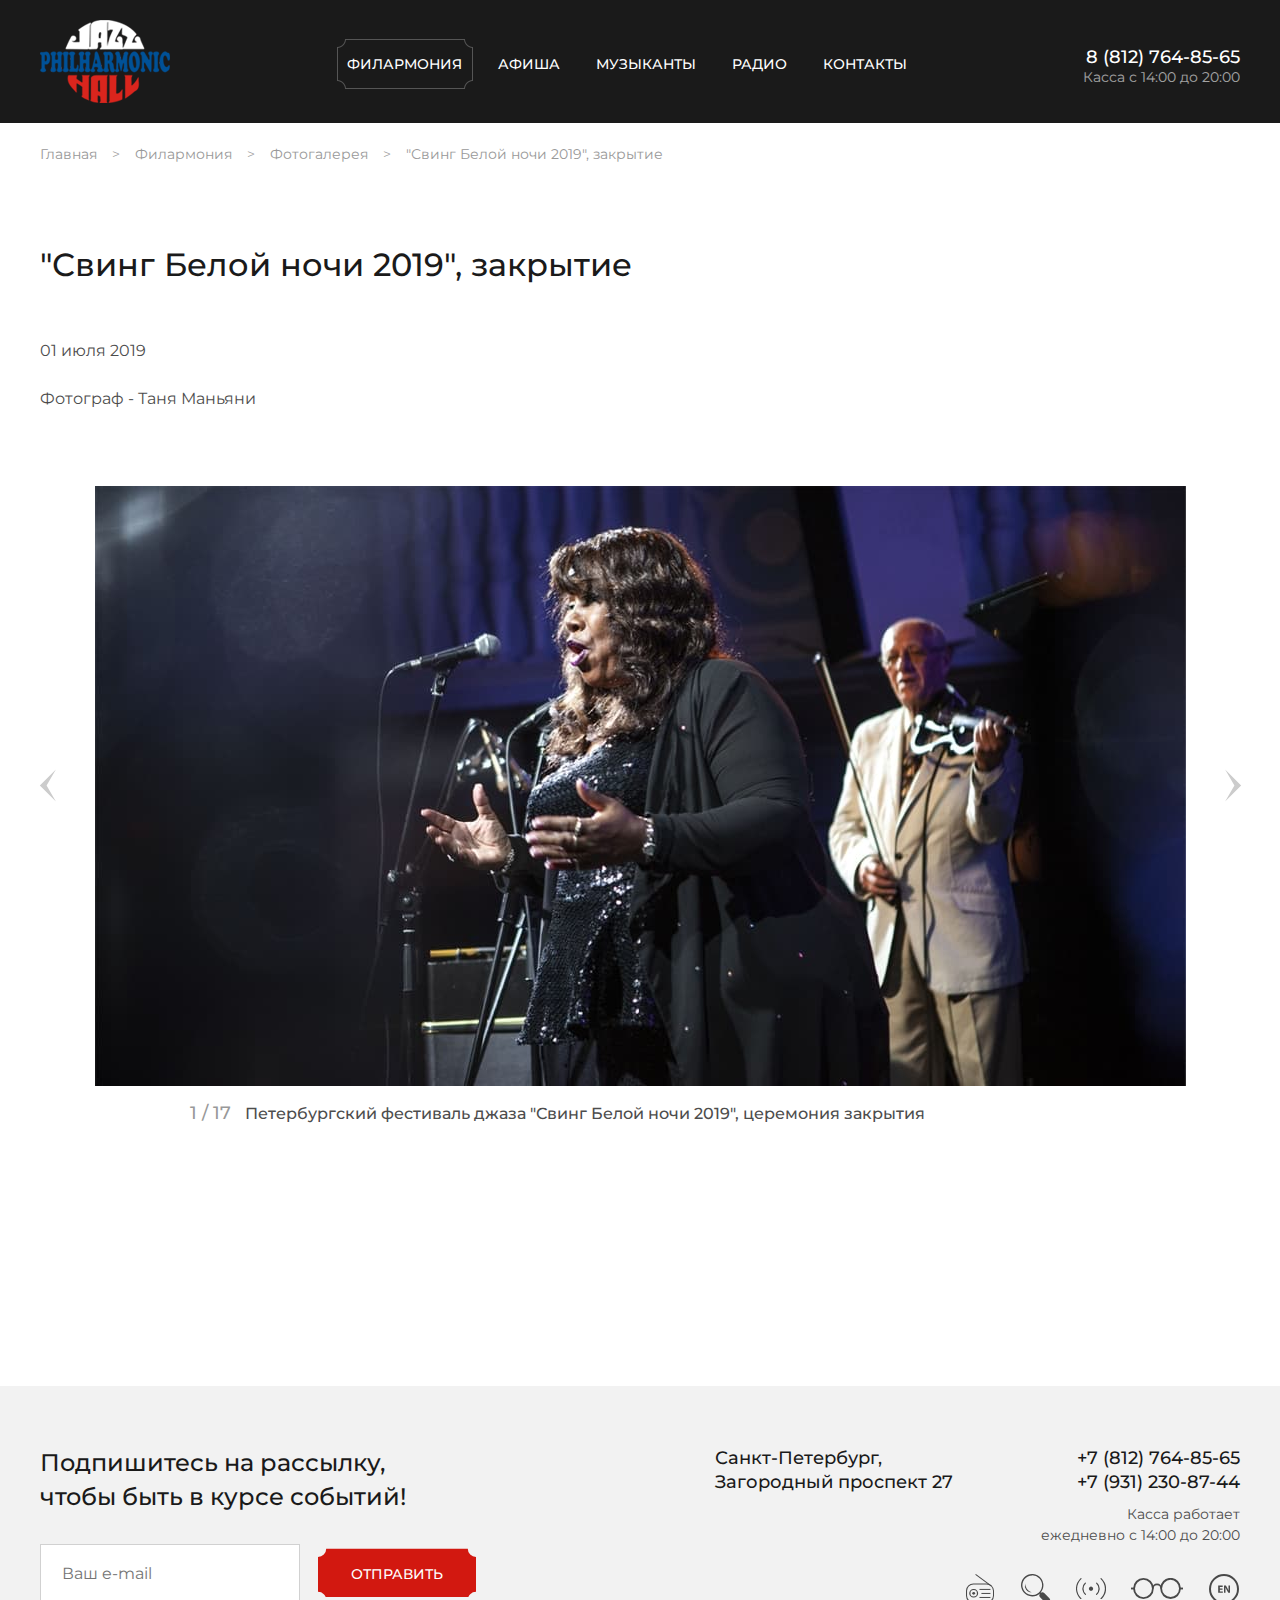
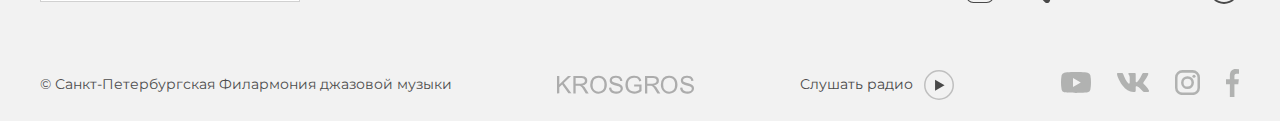
<file: album.html>
<!DOCTYPE html>
<html lang='ru'>

<head>
    <meta charset="UTF-8">
    <meta name="viewport" content="width=device-width, initial-scale=1.0">
    <title>Jazz</title>
    <link rel="stylesheet" href="css/style.css">
    <link
        href="https://fonts.googleapis.com/css2?family=Montserrat:wght@100;200;300;400;500;600;700;800;900&display=swap"
        rel="stylesheet">
    <link rel="stylesheet" href="js/slick/slick.css">
</head>

<body>
    <div class="wrapper wrapper-inner wrapper-album">
        <header class="header">
            <div class="header__wrap">
                <a href="#" class="header__logo">
                    <img src="img/logo_copy.svg" alt="Логотип">
                </a>
                <button class="header__burger-btn">
                    <img src="img/burger.png" alt="Меню">
                    Меню
                </button>
                <nav class="header__nav">
                    <button class="header__nav-close">
                        <img src="img/close.svg" alt="Закрыть">
                    </button>
                    <ul>
                        <li>
                            <a href="#" class="header__nav-active">
                                Филармония
                            </a>
                        </li>
                        <li>
                            <a href="afisha.html">
                                Афиша
                            </a>
                        </li>
                        <li>
                            <a href="musicians.html">
                                Музыканты
                            </a>
                        </li>
                        <li>
                            <a href="radio.html">
                                Радио
                            </a>
                        </li>
                        <li>
                            <a href="contacts.html">
                                Контакты
                            </a>
                        </li>
                    </ul>
                </nav>
                <div class="header__contacts">
                    <a href="tel:+78127648565">
                        <svg xmlns="http://www.w3.org/2000/svg" viewBox="0 0 30 30" width="32px" height="30px">
                            <defs>
                                <style>
                                    .cls-1-h {
                                        fill: #fff;
                                    }
                                </style>
                            </defs>
                            <path class="cls-1-h"
                                d="M13.26,21.07a8.21,8.21,0,0,1,.21-2.62,1.14,1.14,0,0,0-.33-1.11l-1.38-1.53A9.18,9.18,0,0,1,15.5,11.4l1.7,1.08a1.16,1.16,0,0,0,1.19.18A8.21,8.21,0,0,1,20.94,12a1.15,1.15,0,0,0,1-1.23l-.22-2.66A1.14,1.14,0,0,0,20.54,7.1,13.35,13.35,0,0,0,8.34,21.47a1.14,1.14,0,0,0,1.23,1.05l2.65-.22A1.13,1.13,0,0,0,13.26,21.07Z" />
                            <path class="cls-1-h"
                                d="M15,30A15,15,0,1,1,30,15,15,15,0,0,1,15,30ZM15,1A14,14,0,1,0,29,15,14,14,0,0,0,15,1Z" />
                        </svg>
                        <span>8 (812) 764-85-65</span>
                    </a>
                    <p>
                        Касса с 14:00 до 20:00
                    </p>
                </div>
            </div>
        </header>
        <main class="main">
            <ul class="breadcrumb">
                <li><a href="index.html">Главная</a></li>
                <li><a href="#">Филармония</a></li>
                <li><a href="photos.html">Фотогалерея</a></li>
                <li class="breadcrumb__active"> "Свинг Белой ночи 2019", закрытие</li>
            </ul>
            <div class="photo">
                <h1>
                    "Свинг Белой ночи 2019", закрытие
                </h1>
                <div class="photo__name">
                    <p>
                        01 июля 2019
                    </p>
                    <p>
                        Фотограф - Таня Маньяни
                    </p>
                </div>
                <div class="photo__slider-wrap">
                    <div class="photo__trap"></div>
                    <div class="photo__slider">
                        <div class="photo__slider-item">
                            <img src="img/imgs.jpg" alt="Фото">
                            <p>Петербургский фестиваль джаза "Свинг Белой ночи 2019", церемония закрытия</p>
                        </div>
                        <div class="photo__slider-item">
                            <img src="img/ph2.jpg" alt="Фото">
                            <p>Петербургский фестиваль джаза "Свинг Белой ночи 2019", церемония закрытия</p>
                        </div>
                        <div class="photo__slider-item">
                            <img src="img/ph3.jpg" alt="Фото">
                            <p>Петербургский фестиваль джаза "Свинг Белой ночи 2019", церемония закрытия</p>
                        </div>
                        <div class="photo__slider-item">
                            <img src="img/imgs.jpg" alt="Фото">
                            <p>Петербургский фестиваль джаза "Свинг Белой ночи 2019", церемония закрытия</p>
                        </div>
                        <div class="photo__slider-item">
                            <img src="img/ph2.jpg" alt="Фото">
                            <p>Петербургский фестиваль джаза "Свинг Белой ночи 2019", церемония закрытия</p>
                        </div>
                        <div class="photo__slider-item">
                            <img src="img/ph3.jpg" alt="Фото">
                            <p>Петербургский фестиваль джаза "Свинг Белой ночи 2019", церемония закрытия</p>
                        </div>
                        <div class="photo__slider-item">
                            <img src="img/imgs.jpg" alt="Фото">
                            <p>Петербургский фестиваль джаза "Свинг Белой ночи 2019", церемония закрытия</p>
                        </div>
                        <div class="photo__slider-item">
                            <img src="img/imgs.jpg" alt="Фото">
                            <p>Петербургский фестиваль джаза "Свинг Белой ночи 2019", церемония закрытия</p>
                        </div>
                        <div class="photo__slider-item">
                            <img src="img/imgs.jpg" alt="Фото">
                            <p>Петербургский фестиваль джаза "Свинг Белой ночи 2019", церемония закрытия</p>
                        </div>
                        <div class="photo__slider-item">
                            <img src="img/ph2.jpg" alt="Фото">
                            <p>Петербургский фестиваль джаза "Свинг Белой ночи 2019", церемония закрытия</p>
                        </div>
                        <div class="photo__slider-item">
                            <img src="img/ph3.jpg" alt="Фото">
                            <p>Петербургский фестиваль джаза "Свинг Белой ночи 2019", церемония закрытия</p>
                        </div>
                        <div class="photo__slider-item">
                            <img src="img/ph2.jpg" alt="Фото">
                            <p>Петербургский фестиваль джаза "Свинг Белой ночи 2019", церемония закрытия</p>
                        </div>
                        <div class="photo__slider-item">
                            <img src="img/ph3.jpg" alt="Фото">
                            <p>Петербургский фестиваль джаза "Свинг Белой ночи 2019", церемония закрытия</p>
                        </div>
                        <div class="photo__slider-item">
                            <img src="img/ph2.jpg" alt="Фото">
                            <p>Петербургский фестиваль джаза "Свинг Белой ночи 2019", церемония закрытия</p>
                        </div>
                        <div class="photo__slider-item">
                            <img src="img/ph3.jpg" alt="Фото">
                            <p>Петербургский фестиваль джаза "Свинг Белой ночи 2019", церемония закрытия</p>
                        </div>
                        <div class="photo__slider-item">
                            <img src="img/ph2.jpg" alt="Фото">
                            <p>Петербургский фестиваль джаза "Свинг Белой ночи 2019", церемония закрытия</p>
                        </div>
                        <div class="photo__slider-item">
                            <img src="img/ph3.jpg" alt="Фото">
                            <p>Петербургский фестиваль джаза "Свинг Белой ночи 2019", церемония закрытия</p>
                        </div>
                    </div>
                    <p>
                        Петербургский фестиваль джаза "Свинг Белой ночи 2019", церемония закрытия
                    </p>
                </div>
                <button class="photo__btn-more">
                    Показать ещё
                </button>
            </div>
        </main>
        <footer class="footer">
            <div class="footer__search">
                <p>
                    Поиск
                </p>
                <form class="footer__search-form">
                    <label for="footer-search">
                        <input type="text" id="footer-search" placeholder="Что искать?">
                    </label>
                    <button type="button">
                        Искать!
                    </button>
                </form>
            </div>
            <div class="footer__top">
                <form class="footer__form">
                    <p class="footer__form-name">
                        Подпишитесь на рассылку,
                        чтобы быть в курсе событий!
                    </p>
                    <div class="footer__form-body">
                        <label for="footer-sub">
                            <input id="footer-sub" type="text" class="footer__sub" placeholder="Ваш e-mail">
                        </label>
                        <button type="button" onclick="formVal()">
                            Отправить
                        </button>
                    </div>
                    <p class="footer__form-thanks">
                        Ура! Ваша подписка оформлена!
                    </p>
                </form>
                <div class="footer__mob-under">
                    <a href="#">
                        Санкт-Петербург,
                        Загородный проспект 27
                    </a>
                    <div class="footer__mob-social">
                        <a href="#">
                            <svg id="Layer_10" data-name="Layer 10" xmlns="http://www.w3.org/2000/svg"
                                viewBox="0 0 30 21" width="32px" height="21px">
                                <path
                                    d="M29.35,3.29A3.8,3.8,0,0,0,26.69.63C24.36,0,15,0,15,0S5.6,0,3.27.65A3.77,3.77,0,0,0,.62,3.31,39.08,39.08,0,0,0,0,10.5a38.17,38.17,0,0,0,.64,7.21,3.77,3.77,0,0,0,2.65,2.66C5.62,21,15,21,15,21s9.38,0,11.71-.63a3.77,3.77,0,0,0,2.65-2.66A38.11,38.11,0,0,0,30,10.5,39.38,39.38,0,0,0,29.35,3.29ZM12,15V6l7.78,4.5Z" />
                            </svg>
                        </a><a href="#">
                            <svg id="Layer_11" data-name="Layer 11" xmlns="http://www.w3.org/2000/svg"
                                viewBox="0 0 32 19" width="34px" height="19px">
                                <defs>
                                    <style>
                                        .cls-1 {
                                            fill-rule: evenodd;
                                        }
                                    </style>
                                </defs>

                                <path class="cls-1"
                                    d="M30.71,19h-3.5c-1.34,0-1.73-1.07-4.1-3.44-2.08-2-3-2.26-3.49-2.26-.71,0-.92.2-.92,1.2v3.14c0,.86-.27,1.36-2.5,1.36-3.7,0-7.78-2.25-10.67-6.4C1.19,6.51,0,1.92,0,1,0,.47.2,0,1.2,0H4.7c.9,0,1.23.39,1.57,1.36,1.71,5,4.6,9.35,5.78,9.35.45,0,.65-.21.65-1.34V4.21C12.57,1.84,11.31,1.65,11.31.8A.84.84,0,0,1,12.2,0h5.5c.75,0,1,.4,1,1.29V8.22c0,.74.33,1,.55,1,.44,0,.81-.26,1.63-1.07A29.33,29.33,0,0,0,25.18,1a1.53,1.53,0,0,1,1.53-1h3.5c1.05,0,1.28.54,1.05,1.29-.44,2-4.7,8-4.7,8-.38.6-.52.89,0,1.56.37.52,1.59,1.56,2.41,2.52a15.21,15.21,0,0,1,3,4.1C32.21,18.5,31.71,19,30.71,19Z" />
                            </svg>
                        </a><a href="#">
                            <svg id="Layer_12" data-name="Layer 12" xmlns="http://www.w3.org/2000/svg"
                                viewBox="0 0 25 25" width="27px" height="25px">

                                <path
                                    d="M17.55.12H7.45A7.46,7.46,0,0,0,0,7.57v10.1a7.46,7.46,0,0,0,7.45,7.45h10.1A7.46,7.46,0,0,0,25,17.67V7.57A7.46,7.46,0,0,0,17.55.12Zm4.94,17.55a4.94,4.94,0,0,1-4.94,4.93H7.45a4.94,4.94,0,0,1-4.94-4.93V7.57A4.94,4.94,0,0,1,7.45,2.63h10.1a4.93,4.93,0,0,1,4.93,4.94v10.1Z" />
                                <path
                                    d="M12.5,6.15A6.47,6.47,0,1,0,19,12.62,6.47,6.47,0,0,0,12.5,6.15Zm0,10.42a3.95,3.95,0,1,1,3.95-4A4,4,0,0,1,12.5,16.57Z" />
                                <circle cx="18.98" cy="6.2" r="1.55" />
                            </svg>
                        </a><a href="#">
                            <svg id="Layer_13" data-name="Layer 13" xmlns="http://www.w3.org/2000/svg"
                                viewBox="0 0 13 28" width="15px" height="28px">

                                <path
                                    d="M8.43,7.08v3.17h4.41l-.57,5H8.43V28H3.85V15.23H0v-5H3.85V6.58C3.85,2.32,6.17,0,9.57,0A28.9,28.9,0,0,1,13,.19V4.66H10.64C8.79,4.66,8.43,5.63,8.43,7.08Z" />
                            </svg>
                        </a>
                    </div>
                </div>
                <div>
                    <a href="tel:+78127648565">
                        +7 (812) 764-85-65
                    </a>
                    <a href="tel:+79312308744">
                        +7 (931) 230-87-44
                    </a>
                    <p>
                        Касса работает ежедневно
                        с 14:00 до 20:00
                    </p>
                    <div class="footer__social-desc">
                        <button class="footer__btn-radio">
                            <svg id="Layer_1" data-name="Layer 1" xmlns="http://www.w3.org/2000/svg" viewBox="0 0 28 29"
                                width="30px" height="29px">
                                <title>Радио</title>
                                <path
                                    d="M20.48,29h-13A7.41,7.41,0,0,1,0,21.74V16.8A7.41,7.41,0,0,1,7.52,9.54h13A7.41,7.41,0,0,1,28,16.8v4.94A7.41,7.41,0,0,1,20.48,29Zm-13-18.45A6.37,6.37,0,0,0,1.05,16.8v4.94A6.37,6.37,0,0,0,7.52,28h13A6.37,6.37,0,0,0,27,21.74V16.8a6.37,6.37,0,0,0-6.47-6.25Z" />
                                <polygon points="25.14 12.46 9.26 0.81 9.89 0 25.77 11.65 25.14 12.46" />
                                <rect x="13.48" y="14.92" width="10.95" height="1.01" />
                                <rect x="13.48" y="22.96" width="10.95" height="1.01" />
                                <rect x="15.42" y="18.94" width="9" height="1.01" />
                                <path
                                    d="M7.68,23.52a4.26,4.26,0,1,1,0-8.51,4.26,4.26,0,1,1,0,8.51Zm0-7.49a3.24,3.24,0,1,0,0,6.48,3.24,3.24,0,1,0,0-6.48Z" />
                                <ellipse cx="7.68" cy="19.27" rx="1.42" ry="1.37" />
                            </svg>
                        </button>
                        <button class="footer__btn-search">
                            <svg id="Layer_2" data-name="Layer 2" xmlns="http://www.w3.org/2000/svg" viewBox="0 0 29 29"
                                width="31px" height="29px">
                                <title>Поиск</title>
                                <rect x="20.78" y="17.48" width="5.88" height="12.49" rx="2.94"
                                    transform="translate(-9.83 23.72) rotate(-45)" />
                                <rect x="19.76" y="17.86" width="1.52" height="5.31"
                                    transform="translate(-8.5 20.52) rotate(-45)" />
                                <path
                                    d="M11.2,22.4a11.2,11.2,0,1,1,7.93-3.27A11.17,11.17,0,0,1,11.2,22.4Zm0-21a9.84,9.84,0,1,0,7,2.88A9.79,9.79,0,0,0,11.2,1.37Z" />
                                <path
                                    d="M10.73,18.16a5.65,5.65,0,0,1-3.09-.51,6.56,6.56,0,0,1-2.48-2,6.11,6.11,0,0,1-.72-6.09,10.13,10.13,0,0,0,.31,2.94A8,8,0,0,0,8,17,9.77,9.77,0,0,0,10.73,18.16Z" />
                            </svg>
                        </button>
                        <button class="footer__btn-online">
                            <svg id="Layer_3" data-name="Layer 3" xmlns="http://www.w3.org/2000/svg" viewBox="0 0 28 20"
                                width="30px" heigth="20px">
                                <title>Online трансляция</title>
                                <path
                                    d="M14,11.91a2,2,0,0,1-1.35-.51A1.94,1.94,0,0,1,12,10a1.92,1.92,0,0,1,.59-1.38,2.06,2.06,0,0,1,2.82,0A1.92,1.92,0,0,1,16,10a1.94,1.94,0,0,1-.65,1.44A2,2,0,0,1,14,11.91Z" />
                                <path
                                    d="M19.16,15.82a.55.55,0,0,1-.39-.16.51.51,0,0,1,0-.73,6.68,6.68,0,0,0,.08-9.87.5.5,0,0,1,0-.72.54.54,0,0,1,.75,0,7.87,7.87,0,0,1,1.8,2.52,7.64,7.64,0,0,1,0,6.28,7.73,7.73,0,0,1-1.85,2.55A.58.58,0,0,1,19.16,15.82Z" />
                                <path
                                    d="M8.84,15.82a.58.58,0,0,1-.36-.14,7.73,7.73,0,0,1-1.85-2.55,7.64,7.64,0,0,1,0-6.28A7.87,7.87,0,0,1,8.4,4.33a.54.54,0,0,1,.75,0,.5.5,0,0,1,0,.72,6.68,6.68,0,0,0,.08,9.87.51.51,0,0,1,0,.73A.55.55,0,0,1,8.84,15.82Z" />
                                <path
                                    d="M23.25,20a.51.51,0,0,1-.38-.16.5.5,0,0,1,0-.72A12.34,12.34,0,0,0,23,.88a.49.49,0,0,1,0-.72.53.53,0,0,1,.74,0,13.6,13.6,0,0,1,3.15,4.39,13.3,13.3,0,0,1,0,10.91,13.57,13.57,0,0,1-3.21,4.42A.54.54,0,0,1,23.25,20Z" />
                                <path
                                    d="M4.75,20a.54.54,0,0,1-.36-.14,13.57,13.57,0,0,1-3.21-4.42,13.3,13.3,0,0,1,0-10.91A13.6,13.6,0,0,1,4.31.14a.53.53,0,0,1,.74,0A.49.49,0,0,1,5,.88a12.34,12.34,0,0,0,.07,18.24.5.5,0,0,1,0,.72A.51.51,0,0,1,4.75,20Z" />
                            </svg>
                        </button>
                        <button class="footer__btn-access">
                            <svg id="Layer_4" data-name="Layer 4" xmlns="http://www.w3.org/2000/svg" viewBox="0 0 52 21"
                                width="52px" height="21px">
                                <title>Версия для слабовидящих</title>
                                <path
                                    d="M39.56,21A10.41,10.41,0,0,1,29.25,10.5a10.31,10.31,0,1,1,20.61,0A10.41,10.41,0,0,1,39.56,21Zm0-19.15a8.58,8.58,0,0,0-8.5,8.65,8.5,8.5,0,1,0,17,0A8.58,8.58,0,0,0,39.56,1.85Z" />
                                <path
                                    d="M12.44,21A10.41,10.41,0,0,1,2.14,10.5,10.41,10.41,0,0,1,12.44,0,10.41,10.41,0,0,1,22.75,10.5,10.41,10.41,0,0,1,12.44,21Zm0-19.15A8.58,8.58,0,0,0,4,10.5a8.58,8.58,0,0,0,8.49,8.65,8.58,8.58,0,0,0,8.5-8.65A8.58,8.58,0,0,0,12.44,1.85Z" />
                                <path d="M31.06,10.5H29.25a3.25,3.25,0,1,0-6.5,0H20.94a5.06,5.06,0,1,1,10.12,0Z" />
                                <rect x="48.96" y="9.58" width="3.04" height="1.85" />
                                <rect y="9.58" width="3.04" height="1.85" />
                            </svg>
                        </button>
                        <button class="footer__btn-en">
                            <svg id="Layer_5" data-name="Layer 5" xmlns="http://www.w3.org/2000/svg" viewBox="0 0 30 30"
                                width="32px" height="30px">
                                <title>English version</title>
                                <path
                                    d="M15,30A15,15,0,1,1,30,15,15,15,0,0,1,15,30ZM15,2.05A13,13,0,1,0,28,15,13,13,0,0,0,15,2.05Z" />
                                <path d="M13.53,15.76h-2.7V17.5h3v1.36H9.18V11.53h4.51v1.36H10.83v1.52h2.7Z" />
                                <path
                                    d="M15,18.86V11.53H16.9l1.53,2.69a24.05,24.05,0,0,1,1.19,2.51h0a29.73,29.73,0,0,1-.13-3.07V11.53H21v7.33H19.29L17.73,16a25.93,25.93,0,0,1-1.27-2.59h-.05c.06,1,.08,2,.08,3.21v2.21Z" />
                            </svg>
                        </button>
                    </div>
                </div>
            </div>
            <div class="footer__bottom">
                <span>
                    © Санкт-Петербургская Филармония джазовой музыки
                </span>
                <a href="#">
                    <svg xmlns="http://www.w3.org/2000/svg" viewBox="0 0 137 20">
                        <path class="cls-1-h1"
                            d="M0,18.38V1H2.3V9.61L11,1h3.12L6.77,8l7.62,10.35h-3L5.15,9.57,2.3,12.35v6Z" />
                        <path class="cls-1-h1"
                            d="M16.35,18.38V1h7.72a10.12,10.12,0,0,1,3.54.47A3.82,3.82,0,0,1,29.54,3.1a4.89,4.89,0,0,1,.73,2.63,4.38,4.38,0,0,1-1.2,3.12,6.07,6.07,0,0,1-3.71,1.61,6.24,6.24,0,0,1,1.39.87,12,12,0,0,1,1.92,2.32l3,4.73H28.8l-2.31-3.62c-.67-1-1.22-1.84-1.66-2.4a5.45,5.45,0,0,0-1.17-1.16,3.24,3.24,0,0,0-1.05-.46,6.39,6.39,0,0,0-1.28-.09H18.65v7.73Zm2.3-9.72h5a7.39,7.39,0,0,0,2.47-.33,2.59,2.59,0,0,0,1.35-1,2.82,2.82,0,0,0,.46-1.56,2.6,2.6,0,0,0-.89-2,4.22,4.22,0,0,0-2.84-.8H18.65Z" />
                        <path class="cls-1-h1"
                            d="M33.18,9.91a9.43,9.43,0,0,1,2.33-6.79,7.88,7.88,0,0,1,6-2.45,8.32,8.32,0,0,1,4.35,1.15,7.57,7.57,0,0,1,3,3.21,10.37,10.37,0,0,1,1,4.67,10.27,10.27,0,0,1-1.07,4.74,7.26,7.26,0,0,1-3,3.17,8.74,8.74,0,0,1-4.23,1.07,8.14,8.14,0,0,1-4.39-1.19,7.59,7.59,0,0,1-2.93-3.24A9.76,9.76,0,0,1,33.18,9.91Zm2.37,0a7,7,0,0,0,1.69,5,5.91,5.91,0,0,0,8.53,0,7.4,7.4,0,0,0,1.68-5.19A8.93,8.93,0,0,0,46.73,6a5.57,5.57,0,0,0-2.1-2.46,5.71,5.71,0,0,0-3.1-.87,5.87,5.87,0,0,0-4.21,1.68Q35.55,6,35.55,9.94Z" />
                        <path class="cls-1-h1"
                            d="M52,12.79l2.17-.19a4.92,4.92,0,0,0,.72,2.14,4,4,0,0,0,1.75,1.36,6.78,6.78,0,0,0,2.68.52,6.37,6.37,0,0,0,2.32-.4,3.25,3.25,0,0,0,1.51-1.07,2.55,2.55,0,0,0,.49-1.49,2.24,2.24,0,0,0-.48-1.43,3.51,3.51,0,0,0-1.56-1c-.47-.18-1.5-.46-3.1-.85a15,15,0,0,1-3.36-1.09,4.59,4.59,0,0,1-1.86-1.62,3.91,3.91,0,0,1-.61-2.16A4.52,4.52,0,0,1,53.42,3a4.69,4.69,0,0,1,2.19-1.74A8.39,8.39,0,0,1,58.8.68a8.88,8.88,0,0,1,3.42.62,5,5,0,0,1,2.27,1.84,5.25,5.25,0,0,1,.86,2.74l-2.21.17a3.56,3.56,0,0,0-1.21-2.5,4.68,4.68,0,0,0-3-.84,4.9,4.9,0,0,0-3,.77,2.3,2.3,0,0,0-1,1.84,2,2,0,0,0,.67,1.55,9.41,9.41,0,0,0,3.48,1.24A22.42,22.42,0,0,1,62.9,9.22,5.25,5.25,0,0,1,65.14,11a4.28,4.28,0,0,1,.73,2.48,4.77,4.77,0,0,1-.8,2.62A5.26,5.26,0,0,1,62.79,18a8.07,8.07,0,0,1-3.36.68,10,10,0,0,1-4-.69A5.54,5.54,0,0,1,53,15.92,5.81,5.81,0,0,1,52,12.79Z" />
                        <path class="cls-1-h1"
                            d="M77.16,11.56V9.51h7.38V16A13.29,13.29,0,0,1,81,18a10.45,10.45,0,0,1-3.7.68,9.77,9.77,0,0,1-4.66-1.1,7.3,7.3,0,0,1-3.17-3.17,10.08,10.08,0,0,1-1.07-4.65A10.76,10.76,0,0,1,69.5,5a7,7,0,0,1,3-3.27A9.64,9.64,0,0,1,77.15.68a9,9,0,0,1,3.41.61A5.7,5.7,0,0,1,83,3a7.7,7.7,0,0,1,1.32,2.85l-2.08.56a6.46,6.46,0,0,0-1-2.09,3.94,3.94,0,0,0-1.66-1.21,6,6,0,0,0-2.4-.46,7.09,7.09,0,0,0-2.73.48A5,5,0,0,0,72.57,4.4a6.14,6.14,0,0,0-1.1,1.72,9.13,9.13,0,0,0-.66,3.5,8.6,8.6,0,0,0,.8,3.9,5.08,5.08,0,0,0,2.33,2.32,7.23,7.23,0,0,0,3.26.76A7.78,7.78,0,0,0,80.12,16a7.8,7.8,0,0,0,2.16-1.23V11.56Z" />
                        <path class="cls-1-h1"
                            d="M88,18.38V1h7.72a10.12,10.12,0,0,1,3.54.47,3.86,3.86,0,0,1,1.93,1.65,5,5,0,0,1,.73,2.63,4.38,4.38,0,0,1-1.2,3.12A6.07,6.07,0,0,1,97,10.46a6.48,6.48,0,0,1,1.39.87,12,12,0,0,1,1.91,2.32l3,4.73h-2.9l-2.3-3.62c-.67-1-1.23-1.84-1.66-2.4a5.45,5.45,0,0,0-1.17-1.16,3.44,3.44,0,0,0-1-.46,6.44,6.44,0,0,0-1.29-.09H90.27v7.73Zm2.3-9.72h5a7.31,7.31,0,0,0,2.47-.33,2.57,2.57,0,0,0,1.36-1,2.82,2.82,0,0,0,.46-1.56,2.58,2.58,0,0,0-.9-2,4.18,4.18,0,0,0-2.83-.8H90.27Z" />
                        <path class="cls-1-h1"
                            d="M103.82,9.91a9.47,9.47,0,0,1,2.33-6.79,7.88,7.88,0,0,1,6-2.45,8.28,8.28,0,0,1,4.34,1.15,7.59,7.59,0,0,1,3,3.21,10.51,10.51,0,0,1,1,4.67,10.27,10.27,0,0,1-1.07,4.74,7.26,7.26,0,0,1-3,3.17,8.68,8.68,0,0,1-4.22,1.07,8.18,8.18,0,0,1-4.4-1.19,7.59,7.59,0,0,1-2.93-3.24A9.76,9.76,0,0,1,103.82,9.91Zm2.38,0a7,7,0,0,0,1.69,5,5.91,5.91,0,0,0,8.53,0,7.4,7.4,0,0,0,1.68-5.19A8.93,8.93,0,0,0,117.38,6a5.57,5.57,0,0,0-2.1-2.46,5.74,5.74,0,0,0-3.11-.87A5.9,5.9,0,0,0,108,4.33C106.78,5.45,106.2,7.32,106.2,9.94Z" />
                        <path class="cls-1-h1"
                            d="M123.14,12.79l2.18-.19a4.79,4.79,0,0,0,.71,2.14,4,4,0,0,0,1.76,1.36,6.69,6.69,0,0,0,2.67.52,6.37,6.37,0,0,0,2.32-.4,3.25,3.25,0,0,0,1.51-1.07,2.55,2.55,0,0,0,.49-1.49,2.24,2.24,0,0,0-.48-1.43,3.45,3.45,0,0,0-1.56-1c-.47-.18-1.5-.46-3.1-.85a15,15,0,0,1-3.36-1.09,4.66,4.66,0,0,1-1.86-1.62,3.91,3.91,0,0,1-.61-2.16A4.45,4.45,0,0,1,124.56,3a4.61,4.61,0,0,1,2.18-1.74,8.39,8.39,0,0,1,3.19-.59,8.88,8.88,0,0,1,3.42.62,5,5,0,0,1,2.27,1.84,5.25,5.25,0,0,1,.86,2.74l-2.21.17a3.56,3.56,0,0,0-1.21-2.5,4.68,4.68,0,0,0-3-.84,4.9,4.9,0,0,0-3,.77,2.3,2.3,0,0,0-1,1.84,2,2,0,0,0,.67,1.55,9.48,9.48,0,0,0,3.48,1.24A22.42,22.42,0,0,1,134,9.22,5.35,5.35,0,0,1,136.28,11a4.35,4.35,0,0,1,.72,2.48,4.77,4.77,0,0,1-.8,2.62A5.26,5.26,0,0,1,133.92,18a8,8,0,0,1-3.36.68,10,10,0,0,1-4-.69,5.54,5.54,0,0,1-2.5-2.07A5.81,5.81,0,0,1,123.14,12.79Z" />
                    </svg>
                </a>
                <p>
                    <a href="#">
                        Слушать радио
                        <span>
                            <svg xmlns="http://www.w3.org/2000/svg" viewBox="0 0 30 30" width="32px" height="30px">
                                <defs>
                                    <style>
                                        .cls-1-f {
                                            fill: #bfbfbf;
                                        }

                                        .cls-2-f {
                                            fill: #494949;
                                        }
                                    </style>
                                </defs>
                                <path class="cls-1-f"
                                    d="M15,30A15,15,0,1,1,30,15,15,15,0,0,1,15,30ZM15,1.51A13.49,13.49,0,1,0,28.49,15,13.5,13.5,0,0,0,15,1.51Z" />
                                <polygon class="cls-2-f"
                                    points="20.56 15.18 15.8 17.93 11.04 20.67 11.04 15.18 11.04 9.69 15.8 12.43 20.56 15.18" />
                            </svg>
                        </span>
                    </a>
                    <a href="#">
                        Online трансляция
                        <svg id="Layer_12" data-name="Layer 2" xmlns="http://www.w3.org/2000/svg" viewBox="0 0 30 20"
                            width="30px" heigth="20px">
                            <path
                                d="M14,11.91a2,2,0,0,1-1.35-.51A1.94,1.94,0,0,1,12,10a1.92,1.92,0,0,1,.59-1.38,2.06,2.06,0,0,1,2.82,0A1.92,1.92,0,0,1,16,10a1.94,1.94,0,0,1-.65,1.44A2,2,0,0,1,14,11.91Z" />
                            <path
                                d="M19.16,15.82a.55.55,0,0,1-.39-.16.51.51,0,0,1,0-.73,6.68,6.68,0,0,0,.08-9.87.5.5,0,0,1,0-.72.54.54,0,0,1,.75,0,7.87,7.87,0,0,1,1.8,2.52,7.64,7.64,0,0,1,0,6.28,7.73,7.73,0,0,1-1.85,2.55A.58.58,0,0,1,19.16,15.82Z" />
                            <path
                                d="M8.84,15.82a.58.58,0,0,1-.36-.14,7.73,7.73,0,0,1-1.85-2.55,7.64,7.64,0,0,1,0-6.28A7.87,7.87,0,0,1,8.4,4.33a.54.54,0,0,1,.75,0,.5.5,0,0,1,0,.72,6.68,6.68,0,0,0,.08,9.87.51.51,0,0,1,0,.73A.55.55,0,0,1,8.84,15.82Z" />
                            <path
                                d="M23.25,20a.51.51,0,0,1-.38-.16.5.5,0,0,1,0-.72A12.34,12.34,0,0,0,23,.88a.49.49,0,0,1,0-.72.53.53,0,0,1,.74,0,13.6,13.6,0,0,1,3.15,4.39,13.3,13.3,0,0,1,0,10.91,13.57,13.57,0,0,1-3.21,4.42A.54.54,0,0,1,23.25,20Z" />
                            <path
                                d="M4.75,20a.54.54,0,0,1-.36-.14,13.57,13.57,0,0,1-3.21-4.42,13.3,13.3,0,0,1,0-10.91A13.6,13.6,0,0,1,4.31.14a.53.53,0,0,1,.74,0A.49.49,0,0,1,5,.88a12.34,12.34,0,0,0,.07,18.24.5.5,0,0,1,0,.72A.51.51,0,0,1,4.75,20Z" />
                        </svg>
                    </a>
                </p>
                <div class="footer__desctop-social">
                    <a href="#">
                        <svg id="Layer_6" data-name="Layer 6" xmlns="http://www.w3.org/2000/svg" viewBox="0 0 30 21"
                            width="32px" height="21px">
                            <path
                                d="M29.35,3.29A3.8,3.8,0,0,0,26.69.63C24.36,0,15,0,15,0S5.6,0,3.27.65A3.77,3.77,0,0,0,.62,3.31,39.08,39.08,0,0,0,0,10.5a38.17,38.17,0,0,0,.64,7.21,3.77,3.77,0,0,0,2.65,2.66C5.62,21,15,21,15,21s9.38,0,11.71-.63a3.77,3.77,0,0,0,2.65-2.66A38.11,38.11,0,0,0,30,10.5,39.38,39.38,0,0,0,29.35,3.29ZM12,15V6l7.78,4.5Z" />
                        </svg>
                    </a>
                    <a href="#">
                        <svg id="Layer_7" data-name="Layer 7" xmlns="http://www.w3.org/2000/svg" viewBox="0 0 32 19"
                            width="34px" height="19px">
                            <defs>
                                <style>
                                    .cls-1 {
                                        fill-rule: evenodd;
                                    }
                                </style>
                            </defs>
                            <path class="cls-1"
                                d="M30.71,19h-3.5c-1.34,0-1.73-1.07-4.1-3.44-2.08-2-3-2.26-3.49-2.26-.71,0-.92.2-.92,1.2v3.14c0,.86-.27,1.36-2.5,1.36-3.7,0-7.78-2.25-10.67-6.4C1.19,6.51,0,1.92,0,1,0,.47.2,0,1.2,0H4.7c.9,0,1.23.39,1.57,1.36,1.71,5,4.6,9.35,5.78,9.35.45,0,.65-.21.65-1.34V4.21C12.57,1.84,11.31,1.65,11.31.8A.84.84,0,0,1,12.2,0h5.5c.75,0,1,.4,1,1.29V8.22c0,.74.33,1,.55,1,.44,0,.81-.26,1.63-1.07A29.33,29.33,0,0,0,25.18,1a1.53,1.53,0,0,1,1.53-1h3.5c1.05,0,1.28.54,1.05,1.29-.44,2-4.7,8-4.7,8-.38.6-.52.89,0,1.56.37.52,1.59,1.56,2.41,2.52a15.21,15.21,0,0,1,3,4.1C32.21,18.5,31.71,19,30.71,19Z" />
                        </svg>
                    </a>
                    <a href="#">
                        <svg id="Layer_8" data-name="Layer 8" xmlns="http://www.w3.org/2000/svg" viewBox="0 0 25 25"
                            width="27px" height="25px">
                            <path
                                d="M17.55.12H7.45A7.46,7.46,0,0,0,0,7.57v10.1a7.46,7.46,0,0,0,7.45,7.45h10.1A7.46,7.46,0,0,0,25,17.67V7.57A7.46,7.46,0,0,0,17.55.12Zm4.94,17.55a4.94,4.94,0,0,1-4.94,4.93H7.45a4.94,4.94,0,0,1-4.94-4.93V7.57A4.94,4.94,0,0,1,7.45,2.63h10.1a4.93,4.93,0,0,1,4.93,4.94v10.1Z" />
                            <path
                                d="M12.5,6.15A6.47,6.47,0,1,0,19,12.62,6.47,6.47,0,0,0,12.5,6.15Zm0,10.42a3.95,3.95,0,1,1,3.95-4A4,4,0,0,1,12.5,16.57Z" />
                            <circle cx="18.98" cy="6.2" r="1.55" />
                        </svg>
                    </a>
                    <a href="#">
                        <svg id="Layer_9" data-name="Layer 9" xmlns="http://www.w3.org/2000/svg" viewBox="0 0 13 28"
                            width="15px" height="28px">
                            <path
                                d="M8.43,7.08v3.17h4.41l-.57,5H8.43V28H3.85V15.23H0v-5H3.85V6.58C3.85,2.32,6.17,0,9.57,0A28.9,28.9,0,0,1,13,.19V4.66H10.64C8.79,4.66,8.43,5.63,8.43,7.08Z" />
                        </svg>
                    </a>
                </div>
            </div>
        </footer>
        <div class="access-bar">
            <div class="access-bar__font">
                <p>
                    Размер шрифта
                </p>
                <input class="access-bar-font-input" type="radio" id="font-sm" name="access-font">
                <label class="access-bar__font-item access-bar__font-item-sm" for="font-sm">
                    A
                </label>
                <input class="access-bar-font-input" type="radio" id="font-m" name="access-font">
                <label class="access-bar__font-item access-bar__font-item-m" for="font-m">
                    A
                </label>
                <input class="access-bar-font-input" type="radio" id="font-b" name="access-font">
                <label class="access-bar__font-item access-bar__font-item-b" for="font-b">
                    A
                </label>
            </div>
            <div class="access-bar__back">
                <p>
                    Фон
                </p>
                <input class="access-bar__back-input" type="radio" id="back-w" name="access-back">
                <label class="access-bar__back-item access-bar__back-item-w" for="back-w">
                    ●
                </label>
                <input class="access-bar__back-input" type="radio" id="back-b" name="access-back">
                <label class="access-bar__back-item access-bar__back-item-b" for="back-b">
                    ●
                </label>
                <input class="access-bar__back-input" type="radio" id="back-bl" name="access-back">
                <label class="access-bar__back-item access-bar__back-item-bl" for="back-bl">
                    ●
                </label>
            </div>
            <div class="access-bar__img">
                <p>
                    Изображения
                </p>
                <input class="access-bar__img-input" type="radio" id="img-on" name="access-img">
                <label class="access-bar__img-item access-bar__img-item-on" for="img-on">
                    Вкл
                </label>
                <input class="access-bar__img-input" type="radio" id="img-off" name="access-img">
                <label class="access-bar__img-item access-bar__img-item-off" for="img-off">
                    Выкл
                </label>
            </div>
            <button class="access-bar__exit">
                <span>Вернуть к обычному режиму </span><img src="img/close.svg" alt="Закрыть">
            </button>

        </div>
    </div>
    <script src="js/index.js"></script>
    <script src="js/jq.js"></script>
    <script src="js/slick/slick.min.js"></script>
    <script src="js/jq-index.js"></script>
</body>

</html>
</file>
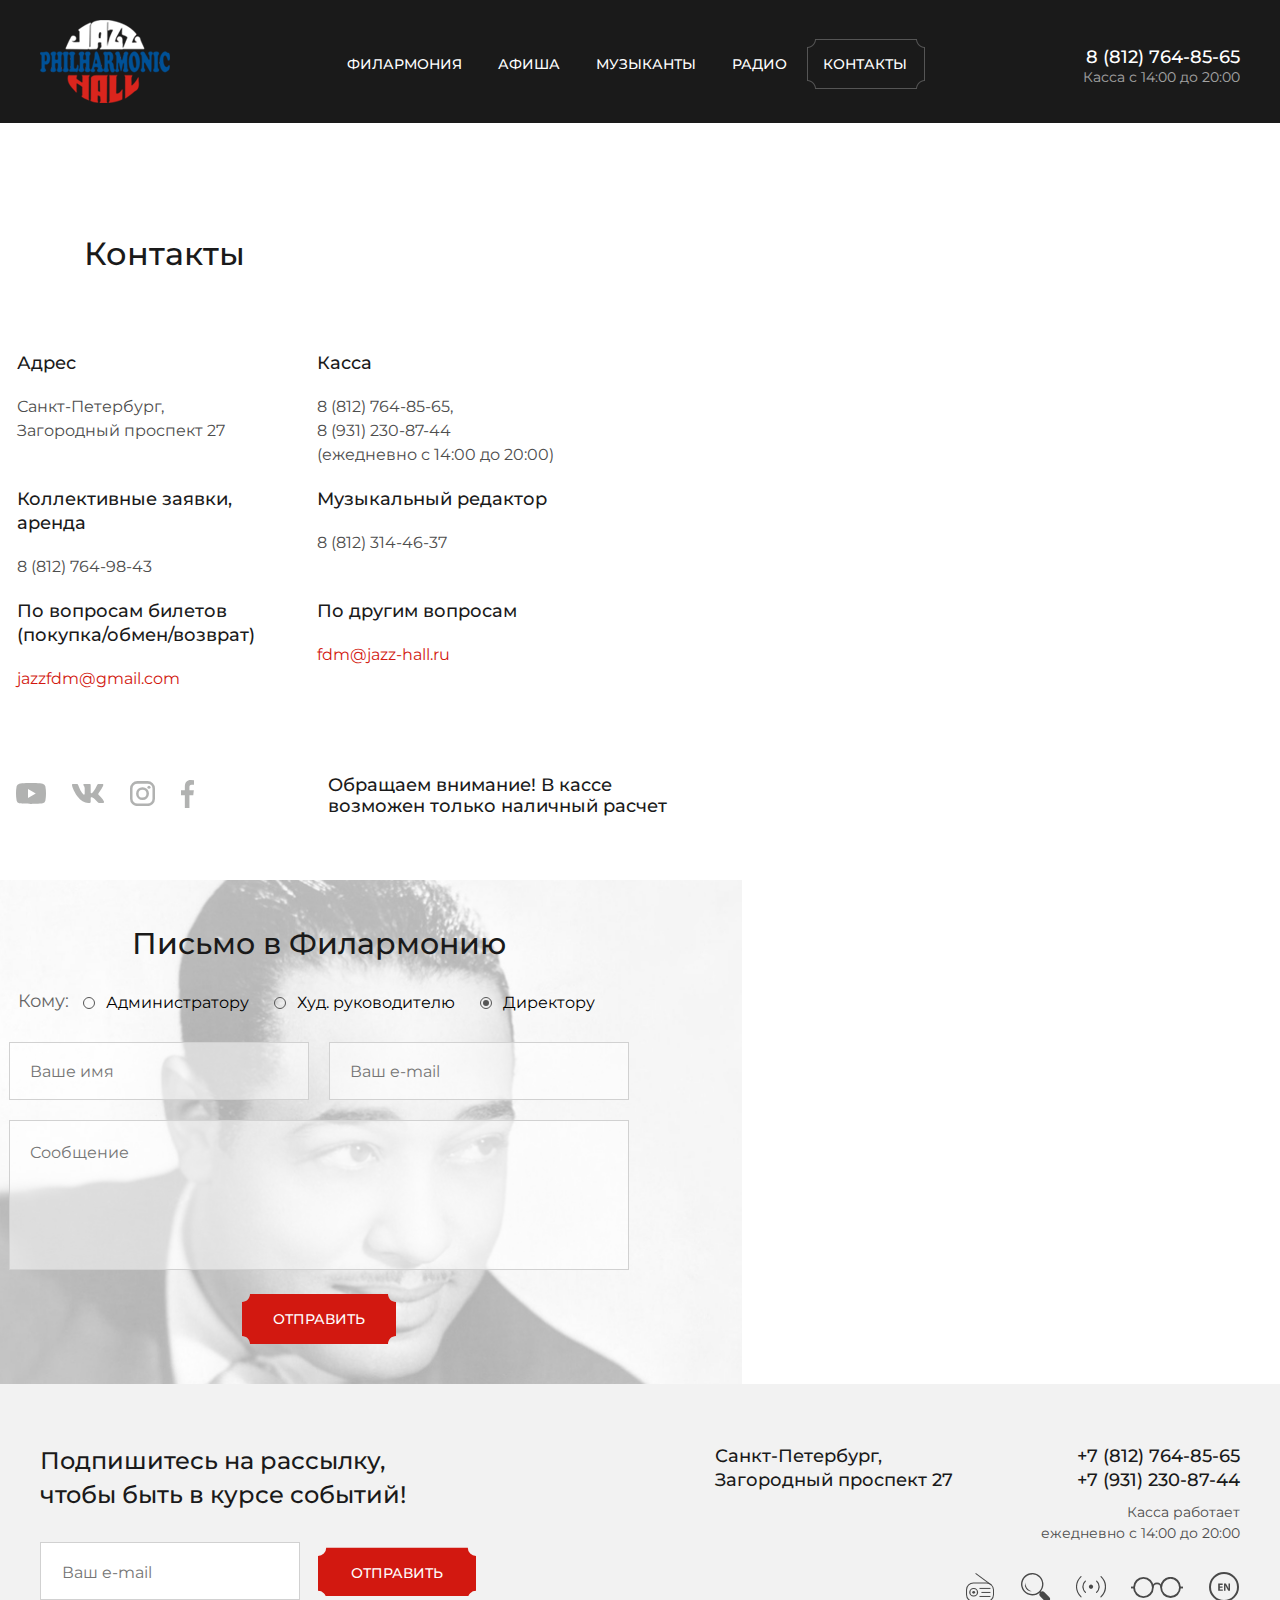
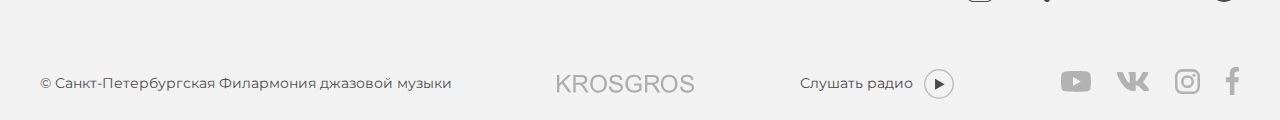
<file: contacts.html>
<!DOCTYPE html>
<html lang='ru'>

<head>
    <meta charset="UTF-8">
    <meta name="viewport" content="width=device-width, initial-scale=1.0">
    <title>Jazz</title>
    <link rel="stylesheet" href="css/style.css">
    <link
        href="https://fonts.googleapis.com/css2?family=Montserrat:wght@100;200;300;400;500;600;700;800;900&display=swap"
        rel="stylesheet">
    <link rel="stylesheet" href="js/slick/slick.css">
</head>

<body>
    <div class="wrapper wrapper-inner wrapper-contacts">
        <header class="header">
            <div class="header__wrap">
                <a href="#" class="header__logo">
                    <img src="img/logo_copy.svg" alt="Логотип">
                </a>
                <button class="header__burger-btn">
                    <img src="img/burger.png" alt="Меню">
                    Меню
                </button>
                <nav class="header__nav">
                    <button class="header__nav-close">
                        <img src="img/close.svg" alt="Закрыть">
                    </button>
                    <ul>
                        <li>
                            <a href="#">
                                Филармония
                            </a>
                        </li>
                        <li>
                            <a href="afisha.html">
                                Афиша
                            </a>
                        </li>
                        <li>
                            <a href="musicians.html">
                                Музыканты
                            </a>
                        </li>
                        <li>
                            <a href="radio.html">
                                Радио
                            </a>
                        </li>
                        <li>
                            <a href="contacts.html" class="header__nav-active">
                                Контакты
                            </a>
                        </li>
                    </ul>
                </nav>
                <div class="header__contacts">
                    <a href="tel:+78127648565">
                        <svg xmlns="http://www.w3.org/2000/svg" viewBox="0 0 30 30" width="32px" height="30px">
                            <defs>
                                <style>
                                    .cls-1-h {
                                        fill: #fff;
                                    }
                                </style>
                            </defs>
                            <path class="cls-1-h"
                                d="M13.26,21.07a8.21,8.21,0,0,1,.21-2.62,1.14,1.14,0,0,0-.33-1.11l-1.38-1.53A9.18,9.18,0,0,1,15.5,11.4l1.7,1.08a1.16,1.16,0,0,0,1.19.18A8.21,8.21,0,0,1,20.94,12a1.15,1.15,0,0,0,1-1.23l-.22-2.66A1.14,1.14,0,0,0,20.54,7.1,13.35,13.35,0,0,0,8.34,21.47a1.14,1.14,0,0,0,1.23,1.05l2.65-.22A1.13,1.13,0,0,0,13.26,21.07Z" />
                            <path class="cls-1-h"
                                d="M15,30A15,15,0,1,1,30,15,15,15,0,0,1,15,30ZM15,1A14,14,0,1,0,29,15,14,14,0,0,0,15,1Z" />
                        </svg>
                        <span>8 (812) 764-85-65</span>
                    </a>
                    <p>
                        Касса с 14:00 до 20:00
                    </p>
                </div>
            </div>
        </header>
        <main class="main">
            <section class="contacts">
                <div class="contacts__body">
                    <h1>
                        Контакты
                    </h1>
                    <ul class="contacts__body-inner">
                        <li>
                            <p>
                                Адрес
                            </p>
                            <p>
                                <span>
                                    Санкт-Петербург,
                                    Загородный проспект 27
                                </span>
                            </p>
                        </li>
                        <li>
                            <p>
                                Касса
                            </p>
                            <p>
                                <a href="tel:+78127648565">
                                    8 (812) 764-85-65,
                                </a>
                                <a href="tel:+79312308744">
                                    8 (931) 230-87-44
                                </a>
                                <span>
                                    (ежедневно с 14:00 до 20:00)
                                </span>
                            </p>
                        </li>
                        <li>
                            <p>
                                Коллективные заявки,
                                аренда
                            </p>
                            <p>
                                <a href="tel:+78127649843">
                                    8 (812) 764-98-43
                                </a>
                            </p>
                        </li>
                        <li>
                            <p>
                                Музыкальный редактор
                            </p>
                            <p>
                                <a href="tel:+78123144637">
                                    8 (812) 314-46-37
                                </a>
                            </p>
                        </li>
                        <li>
                            <p>
                                По вопросам билетов
                                (покупка/обмен/возврат)
                            </p>
                            <p>
                                <a href="mailto:jazzfdm@gmail.com">
                                    jazzfdm@gmail.com
                                </a>
                            </p>
                        </li>
                        <li>
                            <p>
                                По другим вопросам
                            </p>
                            <p>
                                <a href="mailto:fdm@jazz-hall.ru">
                                    fdm@jazz-hall.ru
                                </a>
                            </p>
                        </li>
                    </ul>
                    <div class="contacts__social">
                        <ul>
                            <li>
                                <a href="#">
                                    <svg xmlns="http://www.w3.org/2000/svg" viewBox="0 0 30 21" width="32px"
                                        height="21px">
                                        <path
                                            d="M29.35,3.29A3.8,3.8,0,0,0,26.69.63C24.36,0,15,0,15,0S5.6,0,3.27.65A3.77,3.77,0,0,0,.62,3.31,39.08,39.08,0,0,0,0,10.5a38.17,38.17,0,0,0,.64,7.21,3.77,3.77,0,0,0,2.65,2.66C5.62,21,15,21,15,21s9.38,0,11.71-.63a3.77,3.77,0,0,0,2.65-2.66A38.11,38.11,0,0,0,30,10.5,39.38,39.38,0,0,0,29.35,3.29ZM12,15V6l7.78,4.5Z" />
                                    </svg>
                                </a>
                            </li>
                            <li>
                                <a href="#">
                                    <svg xmlns="http://www.w3.org/2000/svg" viewBox="0 0 32 19" width="34px"
                                        height="19px">
                                        <defs>
                                            <style>
                                                .cls-1 {
                                                    fill-rule: evenodd;
                                                }
                                            </style>
                                        </defs>
                                        <path class="cls-1"
                                            d="M30.71,19h-3.5c-1.34,0-1.73-1.07-4.1-3.44-2.08-2-3-2.26-3.49-2.26-.71,0-.92.2-.92,1.2v3.14c0,.86-.27,1.36-2.5,1.36-3.7,0-7.78-2.25-10.67-6.4C1.19,6.51,0,1.92,0,1,0,.47.2,0,1.2,0H4.7c.9,0,1.23.39,1.57,1.36,1.71,5,4.6,9.35,5.78,9.35.45,0,.65-.21.65-1.34V4.21C12.57,1.84,11.31,1.65,11.31.8A.84.84,0,0,1,12.2,0h5.5c.75,0,1,.4,1,1.29V8.22c0,.74.33,1,.55,1,.44,0,.81-.26,1.63-1.07A29.33,29.33,0,0,0,25.18,1a1.53,1.53,0,0,1,1.53-1h3.5c1.05,0,1.28.54,1.05,1.29-.44,2-4.7,8-4.7,8-.38.6-.52.89,0,1.56.37.52,1.59,1.56,2.41,2.52a15.21,15.21,0,0,1,3,4.1C32.21,18.5,31.71,19,30.71,19Z" />
                                    </svg>
                                </a>
                            </li>
                            <li>
                                <a href="#">
                                    <svg xmlns="http://www.w3.org/2000/svg" viewBox="0 0 25 25" width="27px"
                                        height="25px">
                                        <path
                                            d="M17.55.12H7.45A7.46,7.46,0,0,0,0,7.57v10.1a7.46,7.46,0,0,0,7.45,7.45h10.1A7.46,7.46,0,0,0,25,17.67V7.57A7.46,7.46,0,0,0,17.55.12Zm4.94,17.55a4.94,4.94,0,0,1-4.94,4.93H7.45a4.94,4.94,0,0,1-4.94-4.93V7.57A4.94,4.94,0,0,1,7.45,2.63h10.1a4.93,4.93,0,0,1,4.93,4.94v10.1Z" />
                                        <path
                                            d="M12.5,6.15A6.47,6.47,0,1,0,19,12.62,6.47,6.47,0,0,0,12.5,6.15Zm0,10.42a3.95,3.95,0,1,1,3.95-4A4,4,0,0,1,12.5,16.57Z" />
                                        <circle cx="18.98" cy="6.2" r="1.55" />
                                    </svg>
                                </a>
                            </li>
                            <li>
                                <a href="#">
                                    <svg xmlns="http://www.w3.org/2000/svg" viewBox="0 0 13 28" width="15px"
                                        height="28px">
                                        <path
                                            d="M8.43,7.08v3.17h4.41l-.57,5H8.43V28H3.85V15.23H0v-5H3.85V6.58C3.85,2.32,6.17,0,9.57,0A28.9,28.9,0,0,1,13,.19V4.66H10.64C8.79,4.66,8.43,5.63,8.43,7.08Z" />
                                    </svg>
                                </a>
                            </li>
                        </ul>
                        <p>
                            Обращаем внимание! В кассе возможен только наличный расчет
                        </p>
                    </div>
                    <div class="contacts__map">
                        <script type="text/javascript" charset="utf-8" async
                            src="https://api-maps.yandex.ru/services/constructor/1.0/js/?um=constructor%3A4f90270fb2d899cebd8c09038aea9a4a4251971f05c1bf4958d15d0ae7756ad4&amp;width=100%25&amp;height=100%&amp;lang=ru_RU&amp;scroll=false"></script>
                    </div>
                    <div class="contacts__form">
                        <form class="contacts__form-inner">
                            <h3>
                                Письмо в Филармонию
                            </h3>
                            <div>
                                <p>
                                    Кому:
                                </p>
                                <ul>
                                    <li>
                                        <input id="form0" type="radio" name="contacts-form" checked>
                                        <label for="form0">
                                            Администратору
                                        </label>
                                    </li>
                                    <li>
                                        <input id="form1" type="radio" name="contacts-form" checked>
                                        <label for="form1">
                                            Худ. руководителю
                                        </label>
                                    </li>
                                    <li>
                                        <input id="form2" type="radio" name="contacts-form" checked>
                                        <label for="form2">
                                            Директору
                                        </label>
                                    </li>
                                </ul>
                            </div>
                            <div>
                                <input type="text" class="contacts__form-name contacts-form-input"
                                    placeholder="Ваше имя">
                                <input type="text" class="contacts__form-email contacts-form-input"
                                    placeholder="Ваш e-mail">
                            </div>
                            <textarea placeholder="Сообщение"></textarea>
                            <button class="contacts__form-btn" type="button">Отправить</button>
                        </form>
                        <div class="contacts__form-thanks">
                            <p>
                                Ваше сообщение отправлено!
                            </p>
                        </div>
                    </div>
                </div>
                <div class="contacts__map">
                    <script type="text/javascript" charset="utf-8" async
                        src="https://api-maps.yandex.ru/services/constructor/1.0/js/?um=constructor%3A4f90270fb2d899cebd8c09038aea9a4a4251971f05c1bf4958d15d0ae7756ad4&amp;width=100%25&amp;height=100%&amp;lang=ru_RU&amp;scroll=false"></script>
                </div>
            </section>
        </main>
        <footer class="footer">
            <div class="footer__search">
                <p>
                    Поиск
                </p>
                <form class="footer__search-form">
                    <label for="footer-search">
                        <input type="text" id="footer-search" placeholder="Что искать?">
                    </label>
                    <button type="button">
                        Искать!
                    </button>
                </form>
            </div>
            <div class="footer__top">
                <form class="footer__form">
                    <p class="footer__form-name">
                        Подпишитесь на рассылку,
                        чтобы быть в курсе событий!
                    </p>
                    <div class="footer__form-body">
                        <label for="footer-sub">
                            <input id="footer-sub" type="text" class="footer__sub" placeholder="Ваш e-mail">
                        </label>
                        <button type="button" onclick="formVal()">
                            Отправить
                        </button>
                    </div>
                    <p class="footer__form-thanks">
                        Ура! Ваша подписка оформлена!
                    </p>
                </form>
                <div class="footer__mob-under">
                    <a href="#">
                        Санкт-Петербург,
                        Загородный проспект 27
                    </a>
                    <div class="footer__mob-social">
                        <a href="#">
                            <svg id="Layer_10" data-name="Layer 10" xmlns="http://www.w3.org/2000/svg"
                                viewBox="0 0 30 21" width="32px" height="21px">
                                <path
                                    d="M29.35,3.29A3.8,3.8,0,0,0,26.69.63C24.36,0,15,0,15,0S5.6,0,3.27.65A3.77,3.77,0,0,0,.62,3.31,39.08,39.08,0,0,0,0,10.5a38.17,38.17,0,0,0,.64,7.21,3.77,3.77,0,0,0,2.65,2.66C5.62,21,15,21,15,21s9.38,0,11.71-.63a3.77,3.77,0,0,0,2.65-2.66A38.11,38.11,0,0,0,30,10.5,39.38,39.38,0,0,0,29.35,3.29ZM12,15V6l7.78,4.5Z" />
                            </svg>
                        </a><a href="#">
                            <svg id="Layer_11" data-name="Layer 11" xmlns="http://www.w3.org/2000/svg"
                                viewBox="0 0 32 19" width="34px" height="19px">
                                <defs>
                                    <style>
                                        .cls-1 {
                                            fill-rule: evenodd;
                                        }
                                    </style>
                                </defs>

                                <path class="cls-1"
                                    d="M30.71,19h-3.5c-1.34,0-1.73-1.07-4.1-3.44-2.08-2-3-2.26-3.49-2.26-.71,0-.92.2-.92,1.2v3.14c0,.86-.27,1.36-2.5,1.36-3.7,0-7.78-2.25-10.67-6.4C1.19,6.51,0,1.92,0,1,0,.47.2,0,1.2,0H4.7c.9,0,1.23.39,1.57,1.36,1.71,5,4.6,9.35,5.78,9.35.45,0,.65-.21.65-1.34V4.21C12.57,1.84,11.31,1.65,11.31.8A.84.84,0,0,1,12.2,0h5.5c.75,0,1,.4,1,1.29V8.22c0,.74.33,1,.55,1,.44,0,.81-.26,1.63-1.07A29.33,29.33,0,0,0,25.18,1a1.53,1.53,0,0,1,1.53-1h3.5c1.05,0,1.28.54,1.05,1.29-.44,2-4.7,8-4.7,8-.38.6-.52.89,0,1.56.37.52,1.59,1.56,2.41,2.52a15.21,15.21,0,0,1,3,4.1C32.21,18.5,31.71,19,30.71,19Z" />
                            </svg>
                        </a><a href="#">
                            <svg id="Layer_12" data-name="Layer 12" xmlns="http://www.w3.org/2000/svg"
                                viewBox="0 0 25 25" width="27px" height="25px">

                                <path
                                    d="M17.55.12H7.45A7.46,7.46,0,0,0,0,7.57v10.1a7.46,7.46,0,0,0,7.45,7.45h10.1A7.46,7.46,0,0,0,25,17.67V7.57A7.46,7.46,0,0,0,17.55.12Zm4.94,17.55a4.94,4.94,0,0,1-4.94,4.93H7.45a4.94,4.94,0,0,1-4.94-4.93V7.57A4.94,4.94,0,0,1,7.45,2.63h10.1a4.93,4.93,0,0,1,4.93,4.94v10.1Z" />
                                <path
                                    d="M12.5,6.15A6.47,6.47,0,1,0,19,12.62,6.47,6.47,0,0,0,12.5,6.15Zm0,10.42a3.95,3.95,0,1,1,3.95-4A4,4,0,0,1,12.5,16.57Z" />
                                <circle cx="18.98" cy="6.2" r="1.55" />
                            </svg>
                        </a><a href="#">
                            <svg id="Layer_13" data-name="Layer 13" xmlns="http://www.w3.org/2000/svg"
                                viewBox="0 0 13 28" width="15px" height="28px">

                                <path
                                    d="M8.43,7.08v3.17h4.41l-.57,5H8.43V28H3.85V15.23H0v-5H3.85V6.58C3.85,2.32,6.17,0,9.57,0A28.9,28.9,0,0,1,13,.19V4.66H10.64C8.79,4.66,8.43,5.63,8.43,7.08Z" />
                            </svg>
                        </a>
                    </div>
                </div>
                <div>
                    <a href="tel:+78127648565">
                        +7 (812) 764-85-65
                    </a>
                    <a href="tel:+79312308744">
                        +7 (931) 230-87-44
                    </a>
                    <p>
                        Касса работает ежедневно
                        с 14:00 до 20:00
                    </p>
                    <div class="footer__social-desc">
                        <button class="footer__btn-radio">
                            <svg id="Layer_1" data-name="Layer 1" xmlns="http://www.w3.org/2000/svg" viewBox="0 0 28 29"
                                width="30px" height="29px">
                                <title>Радио</title>
                                <path
                                    d="M20.48,29h-13A7.41,7.41,0,0,1,0,21.74V16.8A7.41,7.41,0,0,1,7.52,9.54h13A7.41,7.41,0,0,1,28,16.8v4.94A7.41,7.41,0,0,1,20.48,29Zm-13-18.45A6.37,6.37,0,0,0,1.05,16.8v4.94A6.37,6.37,0,0,0,7.52,28h13A6.37,6.37,0,0,0,27,21.74V16.8a6.37,6.37,0,0,0-6.47-6.25Z" />
                                <polygon points="25.14 12.46 9.26 0.81 9.89 0 25.77 11.65 25.14 12.46" />
                                <rect x="13.48" y="14.92" width="10.95" height="1.01" />
                                <rect x="13.48" y="22.96" width="10.95" height="1.01" />
                                <rect x="15.42" y="18.94" width="9" height="1.01" />
                                <path
                                    d="M7.68,23.52a4.26,4.26,0,1,1,0-8.51,4.26,4.26,0,1,1,0,8.51Zm0-7.49a3.24,3.24,0,1,0,0,6.48,3.24,3.24,0,1,0,0-6.48Z" />
                                <ellipse cx="7.68" cy="19.27" rx="1.42" ry="1.37" />
                            </svg>
                        </button>
                        <button class="footer__btn-search">
                            <svg id="Layer_2" data-name="Layer 2" xmlns="http://www.w3.org/2000/svg" viewBox="0 0 29 29"
                                width="31px" height="29px">
                                <title>Поиск</title>
                                <rect x="20.78" y="17.48" width="5.88" height="12.49" rx="2.94"
                                    transform="translate(-9.83 23.72) rotate(-45)" />
                                <rect x="19.76" y="17.86" width="1.52" height="5.31"
                                    transform="translate(-8.5 20.52) rotate(-45)" />
                                <path
                                    d="M11.2,22.4a11.2,11.2,0,1,1,7.93-3.27A11.17,11.17,0,0,1,11.2,22.4Zm0-21a9.84,9.84,0,1,0,7,2.88A9.79,9.79,0,0,0,11.2,1.37Z" />
                                <path
                                    d="M10.73,18.16a5.65,5.65,0,0,1-3.09-.51,6.56,6.56,0,0,1-2.48-2,6.11,6.11,0,0,1-.72-6.09,10.13,10.13,0,0,0,.31,2.94A8,8,0,0,0,8,17,9.77,9.77,0,0,0,10.73,18.16Z" />
                            </svg>
                        </button>
                        <button class="footer__btn-online">
                            <svg id="Layer_3" data-name="Layer 3" xmlns="http://www.w3.org/2000/svg" viewBox="0 0 28 20"
                                width="30px" heigth="20px">
                                <title>Online трансляция</title>
                                <path
                                    d="M14,11.91a2,2,0,0,1-1.35-.51A1.94,1.94,0,0,1,12,10a1.92,1.92,0,0,1,.59-1.38,2.06,2.06,0,0,1,2.82,0A1.92,1.92,0,0,1,16,10a1.94,1.94,0,0,1-.65,1.44A2,2,0,0,1,14,11.91Z" />
                                <path
                                    d="M19.16,15.82a.55.55,0,0,1-.39-.16.51.51,0,0,1,0-.73,6.68,6.68,0,0,0,.08-9.87.5.5,0,0,1,0-.72.54.54,0,0,1,.75,0,7.87,7.87,0,0,1,1.8,2.52,7.64,7.64,0,0,1,0,6.28,7.73,7.73,0,0,1-1.85,2.55A.58.58,0,0,1,19.16,15.82Z" />
                                <path
                                    d="M8.84,15.82a.58.58,0,0,1-.36-.14,7.73,7.73,0,0,1-1.85-2.55,7.64,7.64,0,0,1,0-6.28A7.87,7.87,0,0,1,8.4,4.33a.54.54,0,0,1,.75,0,.5.5,0,0,1,0,.72,6.68,6.68,0,0,0,.08,9.87.51.51,0,0,1,0,.73A.55.55,0,0,1,8.84,15.82Z" />
                                <path
                                    d="M23.25,20a.51.51,0,0,1-.38-.16.5.5,0,0,1,0-.72A12.34,12.34,0,0,0,23,.88a.49.49,0,0,1,0-.72.53.53,0,0,1,.74,0,13.6,13.6,0,0,1,3.15,4.39,13.3,13.3,0,0,1,0,10.91,13.57,13.57,0,0,1-3.21,4.42A.54.54,0,0,1,23.25,20Z" />
                                <path
                                    d="M4.75,20a.54.54,0,0,1-.36-.14,13.57,13.57,0,0,1-3.21-4.42,13.3,13.3,0,0,1,0-10.91A13.6,13.6,0,0,1,4.31.14a.53.53,0,0,1,.74,0A.49.49,0,0,1,5,.88a12.34,12.34,0,0,0,.07,18.24.5.5,0,0,1,0,.72A.51.51,0,0,1,4.75,20Z" />
                            </svg>
                        </button>
                        <button class="footer__btn-access">
                            <svg id="Layer_4" data-name="Layer 4" xmlns="http://www.w3.org/2000/svg" viewBox="0 0 52 21"
                                width="52px" height="21px">
                                <title>Версия для слабовидящих</title>
                                <path
                                    d="M39.56,21A10.41,10.41,0,0,1,29.25,10.5a10.31,10.31,0,1,1,20.61,0A10.41,10.41,0,0,1,39.56,21Zm0-19.15a8.58,8.58,0,0,0-8.5,8.65,8.5,8.5,0,1,0,17,0A8.58,8.58,0,0,0,39.56,1.85Z" />
                                <path
                                    d="M12.44,21A10.41,10.41,0,0,1,2.14,10.5,10.41,10.41,0,0,1,12.44,0,10.41,10.41,0,0,1,22.75,10.5,10.41,10.41,0,0,1,12.44,21Zm0-19.15A8.58,8.58,0,0,0,4,10.5a8.58,8.58,0,0,0,8.49,8.65,8.58,8.58,0,0,0,8.5-8.65A8.58,8.58,0,0,0,12.44,1.85Z" />
                                <path d="M31.06,10.5H29.25a3.25,3.25,0,1,0-6.5,0H20.94a5.06,5.06,0,1,1,10.12,0Z" />
                                <rect x="48.96" y="9.58" width="3.04" height="1.85" />
                                <rect y="9.58" width="3.04" height="1.85" />
                            </svg>
                        </button>
                        <button class="footer__btn-en">
                            <svg id="Layer_5" data-name="Layer 5" xmlns="http://www.w3.org/2000/svg" viewBox="0 0 30 30"
                                width="32px" height="30px">
                                <title>English version</title>
                                <path
                                    d="M15,30A15,15,0,1,1,30,15,15,15,0,0,1,15,30ZM15,2.05A13,13,0,1,0,28,15,13,13,0,0,0,15,2.05Z" />
                                <path d="M13.53,15.76h-2.7V17.5h3v1.36H9.18V11.53h4.51v1.36H10.83v1.52h2.7Z" />
                                <path
                                    d="M15,18.86V11.53H16.9l1.53,2.69a24.05,24.05,0,0,1,1.19,2.51h0a29.73,29.73,0,0,1-.13-3.07V11.53H21v7.33H19.29L17.73,16a25.93,25.93,0,0,1-1.27-2.59h-.05c.06,1,.08,2,.08,3.21v2.21Z" />
                            </svg>
                        </button>
                    </div>
                </div>
            </div>
            <div class="footer__bottom">
                <span>
                    © Санкт-Петербургская Филармония джазовой музыки
                </span>
                <a href="#">
                    <svg xmlns="http://www.w3.org/2000/svg" viewBox="0 0 137 20">
                        <path class="cls-1-h1"
                            d="M0,18.38V1H2.3V9.61L11,1h3.12L6.77,8l7.62,10.35h-3L5.15,9.57,2.3,12.35v6Z" />
                        <path class="cls-1-h1"
                            d="M16.35,18.38V1h7.72a10.12,10.12,0,0,1,3.54.47A3.82,3.82,0,0,1,29.54,3.1a4.89,4.89,0,0,1,.73,2.63,4.38,4.38,0,0,1-1.2,3.12,6.07,6.07,0,0,1-3.71,1.61,6.24,6.24,0,0,1,1.39.87,12,12,0,0,1,1.92,2.32l3,4.73H28.8l-2.31-3.62c-.67-1-1.22-1.84-1.66-2.4a5.45,5.45,0,0,0-1.17-1.16,3.24,3.24,0,0,0-1.05-.46,6.39,6.39,0,0,0-1.28-.09H18.65v7.73Zm2.3-9.72h5a7.39,7.39,0,0,0,2.47-.33,2.59,2.59,0,0,0,1.35-1,2.82,2.82,0,0,0,.46-1.56,2.6,2.6,0,0,0-.89-2,4.22,4.22,0,0,0-2.84-.8H18.65Z" />
                        <path class="cls-1-h1"
                            d="M33.18,9.91a9.43,9.43,0,0,1,2.33-6.79,7.88,7.88,0,0,1,6-2.45,8.32,8.32,0,0,1,4.35,1.15,7.57,7.57,0,0,1,3,3.21,10.37,10.37,0,0,1,1,4.67,10.27,10.27,0,0,1-1.07,4.74,7.26,7.26,0,0,1-3,3.17,8.74,8.74,0,0,1-4.23,1.07,8.14,8.14,0,0,1-4.39-1.19,7.59,7.59,0,0,1-2.93-3.24A9.76,9.76,0,0,1,33.18,9.91Zm2.37,0a7,7,0,0,0,1.69,5,5.91,5.91,0,0,0,8.53,0,7.4,7.4,0,0,0,1.68-5.19A8.93,8.93,0,0,0,46.73,6a5.57,5.57,0,0,0-2.1-2.46,5.71,5.71,0,0,0-3.1-.87,5.87,5.87,0,0,0-4.21,1.68Q35.55,6,35.55,9.94Z" />
                        <path class="cls-1-h1"
                            d="M52,12.79l2.17-.19a4.92,4.92,0,0,0,.72,2.14,4,4,0,0,0,1.75,1.36,6.78,6.78,0,0,0,2.68.52,6.37,6.37,0,0,0,2.32-.4,3.25,3.25,0,0,0,1.51-1.07,2.55,2.55,0,0,0,.49-1.49,2.24,2.24,0,0,0-.48-1.43,3.51,3.51,0,0,0-1.56-1c-.47-.18-1.5-.46-3.1-.85a15,15,0,0,1-3.36-1.09,4.59,4.59,0,0,1-1.86-1.62,3.91,3.91,0,0,1-.61-2.16A4.52,4.52,0,0,1,53.42,3a4.69,4.69,0,0,1,2.19-1.74A8.39,8.39,0,0,1,58.8.68a8.88,8.88,0,0,1,3.42.62,5,5,0,0,1,2.27,1.84,5.25,5.25,0,0,1,.86,2.74l-2.21.17a3.56,3.56,0,0,0-1.21-2.5,4.68,4.68,0,0,0-3-.84,4.9,4.9,0,0,0-3,.77,2.3,2.3,0,0,0-1,1.84,2,2,0,0,0,.67,1.55,9.41,9.41,0,0,0,3.48,1.24A22.42,22.42,0,0,1,62.9,9.22,5.25,5.25,0,0,1,65.14,11a4.28,4.28,0,0,1,.73,2.48,4.77,4.77,0,0,1-.8,2.62A5.26,5.26,0,0,1,62.79,18a8.07,8.07,0,0,1-3.36.68,10,10,0,0,1-4-.69A5.54,5.54,0,0,1,53,15.92,5.81,5.81,0,0,1,52,12.79Z" />
                        <path class="cls-1-h1"
                            d="M77.16,11.56V9.51h7.38V16A13.29,13.29,0,0,1,81,18a10.45,10.45,0,0,1-3.7.68,9.77,9.77,0,0,1-4.66-1.1,7.3,7.3,0,0,1-3.17-3.17,10.08,10.08,0,0,1-1.07-4.65A10.76,10.76,0,0,1,69.5,5a7,7,0,0,1,3-3.27A9.64,9.64,0,0,1,77.15.68a9,9,0,0,1,3.41.61A5.7,5.7,0,0,1,83,3a7.7,7.7,0,0,1,1.32,2.85l-2.08.56a6.46,6.46,0,0,0-1-2.09,3.94,3.94,0,0,0-1.66-1.21,6,6,0,0,0-2.4-.46,7.09,7.09,0,0,0-2.73.48A5,5,0,0,0,72.57,4.4a6.14,6.14,0,0,0-1.1,1.72,9.13,9.13,0,0,0-.66,3.5,8.6,8.6,0,0,0,.8,3.9,5.08,5.08,0,0,0,2.33,2.32,7.23,7.23,0,0,0,3.26.76A7.78,7.78,0,0,0,80.12,16a7.8,7.8,0,0,0,2.16-1.23V11.56Z" />
                        <path class="cls-1-h1"
                            d="M88,18.38V1h7.72a10.12,10.12,0,0,1,3.54.47,3.86,3.86,0,0,1,1.93,1.65,5,5,0,0,1,.73,2.63,4.38,4.38,0,0,1-1.2,3.12A6.07,6.07,0,0,1,97,10.46a6.48,6.48,0,0,1,1.39.87,12,12,0,0,1,1.91,2.32l3,4.73h-2.9l-2.3-3.62c-.67-1-1.23-1.84-1.66-2.4a5.45,5.45,0,0,0-1.17-1.16,3.44,3.44,0,0,0-1-.46,6.44,6.44,0,0,0-1.29-.09H90.27v7.73Zm2.3-9.72h5a7.31,7.31,0,0,0,2.47-.33,2.57,2.57,0,0,0,1.36-1,2.82,2.82,0,0,0,.46-1.56,2.58,2.58,0,0,0-.9-2,4.18,4.18,0,0,0-2.83-.8H90.27Z" />
                        <path class="cls-1-h1"
                            d="M103.82,9.91a9.47,9.47,0,0,1,2.33-6.79,7.88,7.88,0,0,1,6-2.45,8.28,8.28,0,0,1,4.34,1.15,7.59,7.59,0,0,1,3,3.21,10.51,10.51,0,0,1,1,4.67,10.27,10.27,0,0,1-1.07,4.74,7.26,7.26,0,0,1-3,3.17,8.68,8.68,0,0,1-4.22,1.07,8.18,8.18,0,0,1-4.4-1.19,7.59,7.59,0,0,1-2.93-3.24A9.76,9.76,0,0,1,103.82,9.91Zm2.38,0a7,7,0,0,0,1.69,5,5.91,5.91,0,0,0,8.53,0,7.4,7.4,0,0,0,1.68-5.19A8.93,8.93,0,0,0,117.38,6a5.57,5.57,0,0,0-2.1-2.46,5.74,5.74,0,0,0-3.11-.87A5.9,5.9,0,0,0,108,4.33C106.78,5.45,106.2,7.32,106.2,9.94Z" />
                        <path class="cls-1-h1"
                            d="M123.14,12.79l2.18-.19a4.79,4.79,0,0,0,.71,2.14,4,4,0,0,0,1.76,1.36,6.69,6.69,0,0,0,2.67.52,6.37,6.37,0,0,0,2.32-.4,3.25,3.25,0,0,0,1.51-1.07,2.55,2.55,0,0,0,.49-1.49,2.24,2.24,0,0,0-.48-1.43,3.45,3.45,0,0,0-1.56-1c-.47-.18-1.5-.46-3.1-.85a15,15,0,0,1-3.36-1.09,4.66,4.66,0,0,1-1.86-1.62,3.91,3.91,0,0,1-.61-2.16A4.45,4.45,0,0,1,124.56,3a4.61,4.61,0,0,1,2.18-1.74,8.39,8.39,0,0,1,3.19-.59,8.88,8.88,0,0,1,3.42.62,5,5,0,0,1,2.27,1.84,5.25,5.25,0,0,1,.86,2.74l-2.21.17a3.56,3.56,0,0,0-1.21-2.5,4.68,4.68,0,0,0-3-.84,4.9,4.9,0,0,0-3,.77,2.3,2.3,0,0,0-1,1.84,2,2,0,0,0,.67,1.55,9.48,9.48,0,0,0,3.48,1.24A22.42,22.42,0,0,1,134,9.22,5.35,5.35,0,0,1,136.28,11a4.35,4.35,0,0,1,.72,2.48,4.77,4.77,0,0,1-.8,2.62A5.26,5.26,0,0,1,133.92,18a8,8,0,0,1-3.36.68,10,10,0,0,1-4-.69,5.54,5.54,0,0,1-2.5-2.07A5.81,5.81,0,0,1,123.14,12.79Z" />
                    </svg>
                </a>
                <p>
                    <a href="#">
                        Слушать радио
                        <span>
                            <svg xmlns="http://www.w3.org/2000/svg" viewBox="0 0 30 30" width="32px" height="30px">
                                <defs>
                                    <style>
                                        .cls-1-f {
                                            fill: #bfbfbf;
                                        }

                                        .cls-2-f {
                                            fill: #494949;
                                        }
                                    </style>
                                </defs>
                                <path class="cls-1-f"
                                    d="M15,30A15,15,0,1,1,30,15,15,15,0,0,1,15,30ZM15,1.51A13.49,13.49,0,1,0,28.49,15,13.5,13.5,0,0,0,15,1.51Z" />
                                <polygon class="cls-2-f"
                                    points="20.56 15.18 15.8 17.93 11.04 20.67 11.04 15.18 11.04 9.69 15.8 12.43 20.56 15.18" />
                            </svg>
                        </span>
                    </a>
                    <a href="#">
                        Online трансляция
                        <svg id="Layer_12" data-name="Layer 2" xmlns="http://www.w3.org/2000/svg" viewBox="0 0 30 20"
                            width="30px" heigth="20px">
                            <path
                                d="M14,11.91a2,2,0,0,1-1.35-.51A1.94,1.94,0,0,1,12,10a1.92,1.92,0,0,1,.59-1.38,2.06,2.06,0,0,1,2.82,0A1.92,1.92,0,0,1,16,10a1.94,1.94,0,0,1-.65,1.44A2,2,0,0,1,14,11.91Z" />
                            <path
                                d="M19.16,15.82a.55.55,0,0,1-.39-.16.51.51,0,0,1,0-.73,6.68,6.68,0,0,0,.08-9.87.5.5,0,0,1,0-.72.54.54,0,0,1,.75,0,7.87,7.87,0,0,1,1.8,2.52,7.64,7.64,0,0,1,0,6.28,7.73,7.73,0,0,1-1.85,2.55A.58.58,0,0,1,19.16,15.82Z" />
                            <path
                                d="M8.84,15.82a.58.58,0,0,1-.36-.14,7.73,7.73,0,0,1-1.85-2.55,7.64,7.64,0,0,1,0-6.28A7.87,7.87,0,0,1,8.4,4.33a.54.54,0,0,1,.75,0,.5.5,0,0,1,0,.72,6.68,6.68,0,0,0,.08,9.87.51.51,0,0,1,0,.73A.55.55,0,0,1,8.84,15.82Z" />
                            <path
                                d="M23.25,20a.51.51,0,0,1-.38-.16.5.5,0,0,1,0-.72A12.34,12.34,0,0,0,23,.88a.49.49,0,0,1,0-.72.53.53,0,0,1,.74,0,13.6,13.6,0,0,1,3.15,4.39,13.3,13.3,0,0,1,0,10.91,13.57,13.57,0,0,1-3.21,4.42A.54.54,0,0,1,23.25,20Z" />
                            <path
                                d="M4.75,20a.54.54,0,0,1-.36-.14,13.57,13.57,0,0,1-3.21-4.42,13.3,13.3,0,0,1,0-10.91A13.6,13.6,0,0,1,4.31.14a.53.53,0,0,1,.74,0A.49.49,0,0,1,5,.88a12.34,12.34,0,0,0,.07,18.24.5.5,0,0,1,0,.72A.51.51,0,0,1,4.75,20Z" />
                        </svg>
                    </a>
                </p>
                <div class="footer__desctop-social">
                    <a href="#">
                        <svg id="Layer_6" data-name="Layer 6" xmlns="http://www.w3.org/2000/svg" viewBox="0 0 30 21"
                            width="32px" height="21px">
                            <path
                                d="M29.35,3.29A3.8,3.8,0,0,0,26.69.63C24.36,0,15,0,15,0S5.6,0,3.27.65A3.77,3.77,0,0,0,.62,3.31,39.08,39.08,0,0,0,0,10.5a38.17,38.17,0,0,0,.64,7.21,3.77,3.77,0,0,0,2.65,2.66C5.62,21,15,21,15,21s9.38,0,11.71-.63a3.77,3.77,0,0,0,2.65-2.66A38.11,38.11,0,0,0,30,10.5,39.38,39.38,0,0,0,29.35,3.29ZM12,15V6l7.78,4.5Z" />
                        </svg>
                    </a>
                    <a href="#">
                        <svg id="Layer_7" data-name="Layer 7" xmlns="http://www.w3.org/2000/svg" viewBox="0 0 32 19"
                            width="34px" height="19px">
                            <defs>
                                <style>
                                    .cls-1 {
                                        fill-rule: evenodd;
                                    }
                                </style>
                            </defs>
                            <path class="cls-1"
                                d="M30.71,19h-3.5c-1.34,0-1.73-1.07-4.1-3.44-2.08-2-3-2.26-3.49-2.26-.71,0-.92.2-.92,1.2v3.14c0,.86-.27,1.36-2.5,1.36-3.7,0-7.78-2.25-10.67-6.4C1.19,6.51,0,1.92,0,1,0,.47.2,0,1.2,0H4.7c.9,0,1.23.39,1.57,1.36,1.71,5,4.6,9.35,5.78,9.35.45,0,.65-.21.65-1.34V4.21C12.57,1.84,11.31,1.65,11.31.8A.84.84,0,0,1,12.2,0h5.5c.75,0,1,.4,1,1.29V8.22c0,.74.33,1,.55,1,.44,0,.81-.26,1.63-1.07A29.33,29.33,0,0,0,25.18,1a1.53,1.53,0,0,1,1.53-1h3.5c1.05,0,1.28.54,1.05,1.29-.44,2-4.7,8-4.7,8-.38.6-.52.89,0,1.56.37.52,1.59,1.56,2.41,2.52a15.21,15.21,0,0,1,3,4.1C32.21,18.5,31.71,19,30.71,19Z" />
                        </svg>
                    </a>
                    <a href="#">
                        <svg id="Layer_8" data-name="Layer 8" xmlns="http://www.w3.org/2000/svg" viewBox="0 0 25 25"
                            width="27px" height="25px">
                            <path
                                d="M17.55.12H7.45A7.46,7.46,0,0,0,0,7.57v10.1a7.46,7.46,0,0,0,7.45,7.45h10.1A7.46,7.46,0,0,0,25,17.67V7.57A7.46,7.46,0,0,0,17.55.12Zm4.94,17.55a4.94,4.94,0,0,1-4.94,4.93H7.45a4.94,4.94,0,0,1-4.94-4.93V7.57A4.94,4.94,0,0,1,7.45,2.63h10.1a4.93,4.93,0,0,1,4.93,4.94v10.1Z" />
                            <path
                                d="M12.5,6.15A6.47,6.47,0,1,0,19,12.62,6.47,6.47,0,0,0,12.5,6.15Zm0,10.42a3.95,3.95,0,1,1,3.95-4A4,4,0,0,1,12.5,16.57Z" />
                            <circle cx="18.98" cy="6.2" r="1.55" />
                        </svg>
                    </a>
                    <a href="#">
                        <svg id="Layer_9" data-name="Layer 9" xmlns="http://www.w3.org/2000/svg" viewBox="0 0 13 28"
                            width="15px" height="28px">
                            <path
                                d="M8.43,7.08v3.17h4.41l-.57,5H8.43V28H3.85V15.23H0v-5H3.85V6.58C3.85,2.32,6.17,0,9.57,0A28.9,28.9,0,0,1,13,.19V4.66H10.64C8.79,4.66,8.43,5.63,8.43,7.08Z" />
                        </svg>
                    </a>
                </div>
            </div>
        </footer>
        <div class="access-bar">
            <div class="access-bar__font">
                <p>
                    Размер шрифта
                </p>
                <input class="access-bar-font-input" type="radio" id="font-sm" name="access-font">
                <label class="access-bar__font-item access-bar__font-item-sm" for="font-sm">
                    A
                </label>
                <input class="access-bar-font-input" type="radio" id="font-m" name="access-font">
                <label class="access-bar__font-item access-bar__font-item-m" for="font-m">
                    A
                </label>
                <input class="access-bar-font-input" type="radio" id="font-b" name="access-font">
                <label class="access-bar__font-item access-bar__font-item-b" for="font-b">
                    A
                </label>
            </div>
            <div class="access-bar__back">
                <p>
                    Фон
                </p>
                <input class="access-bar__back-input" type="radio" id="back-w" name="access-back">
                <label class="access-bar__back-item access-bar__back-item-w" for="back-w">
                    ●
                </label>
                <input class="access-bar__back-input" type="radio" id="back-b" name="access-back">
                <label class="access-bar__back-item access-bar__back-item-b" for="back-b">
                    ●
                </label>
                <input class="access-bar__back-input" type="radio" id="back-bl" name="access-back">
                <label class="access-bar__back-item access-bar__back-item-bl" for="back-bl">
                    ●
                </label>
            </div>
            <div class="access-bar__img">
                <p>
                    Изображения
                </p>
                <input class="access-bar__img-input" type="radio" id="img-on" name="access-img">
                <label class="access-bar__img-item access-bar__img-item-on" for="img-on">
                    Вкл
                </label>
                <input class="access-bar__img-input" type="radio" id="img-off" name="access-img">
                <label class="access-bar__img-item access-bar__img-item-off" for="img-off">
                    Выкл
                </label>
            </div>
            <button class="access-bar__exit">
                <span>Вернуть к обычному режиму </span><img src="img/close.svg" alt="Закрыть">
            </button>

        </div>
    </div>
    <script src="js/index.js"></script>
    <script src="js/jq.js"></script>
    <script src="js/slick/slick.min.js"></script>
    <script src="js/jq-index.js"></script>
</body>

</html>
</file>
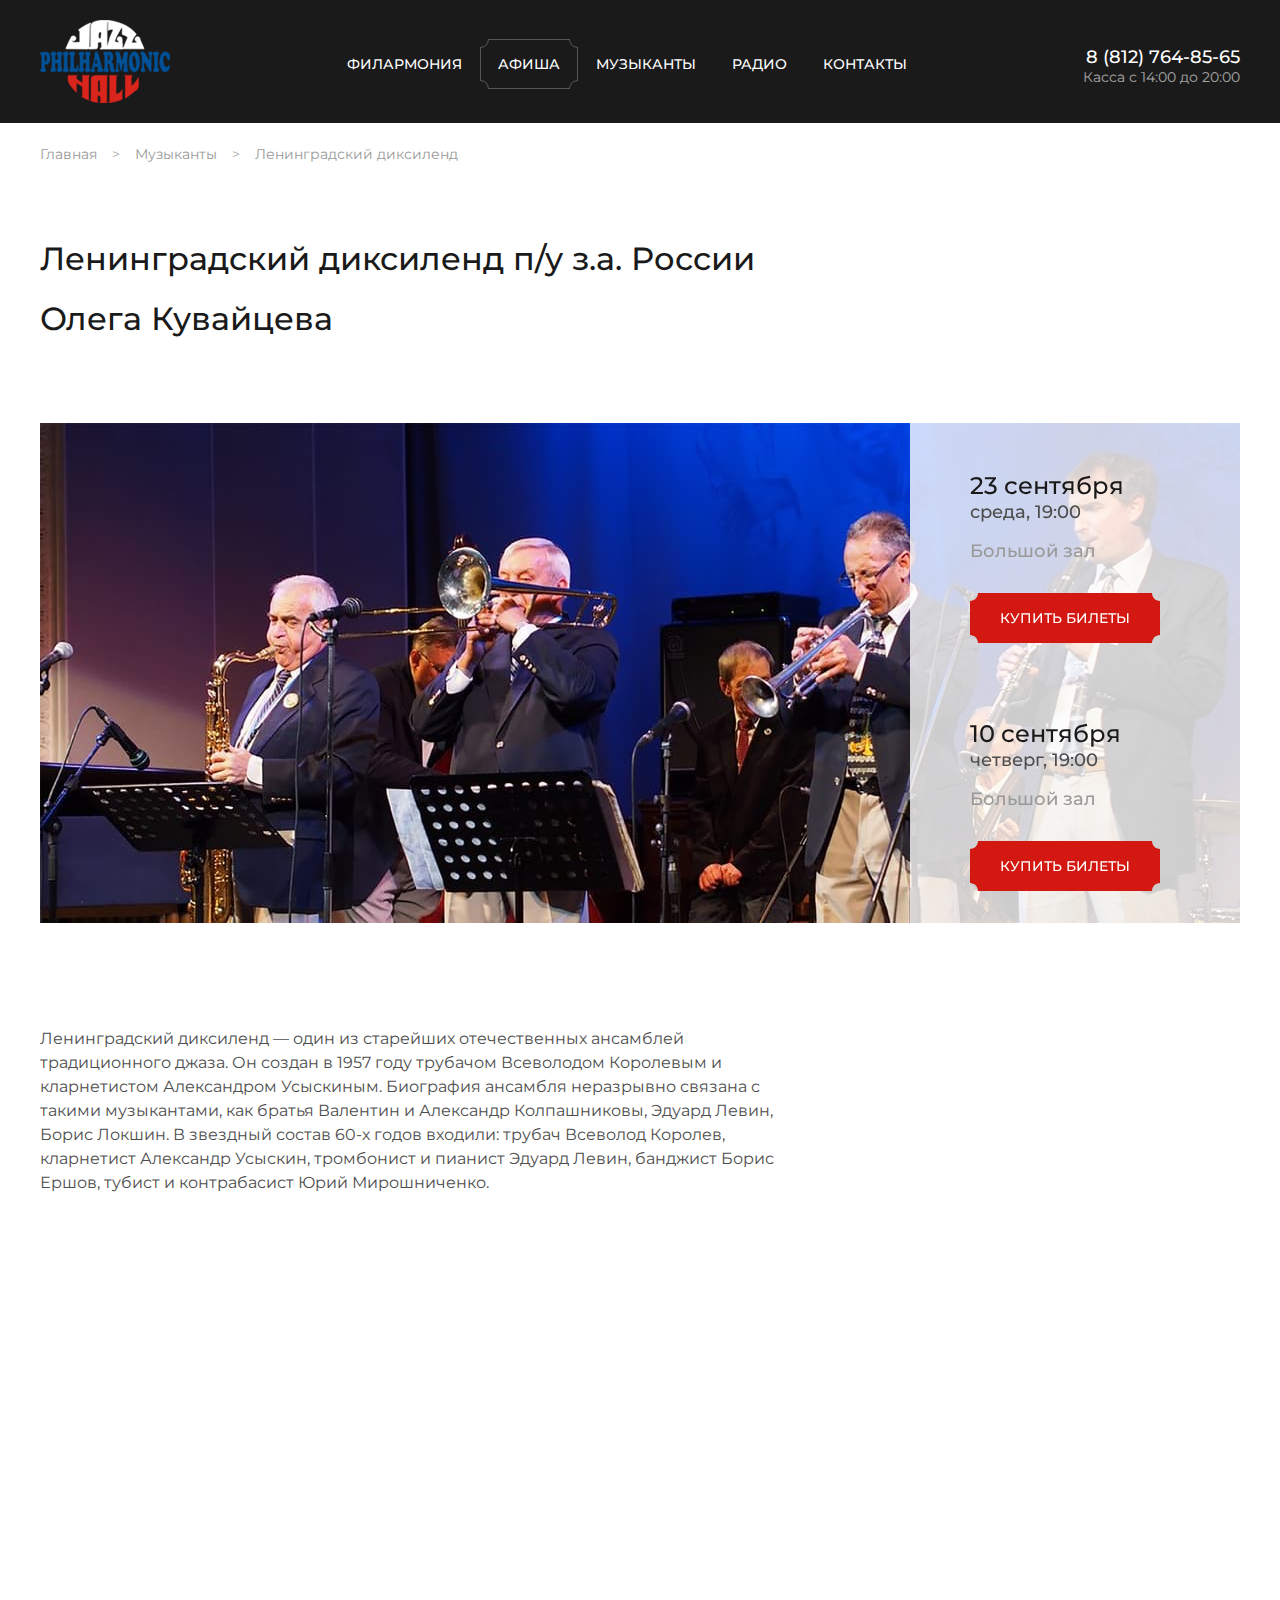
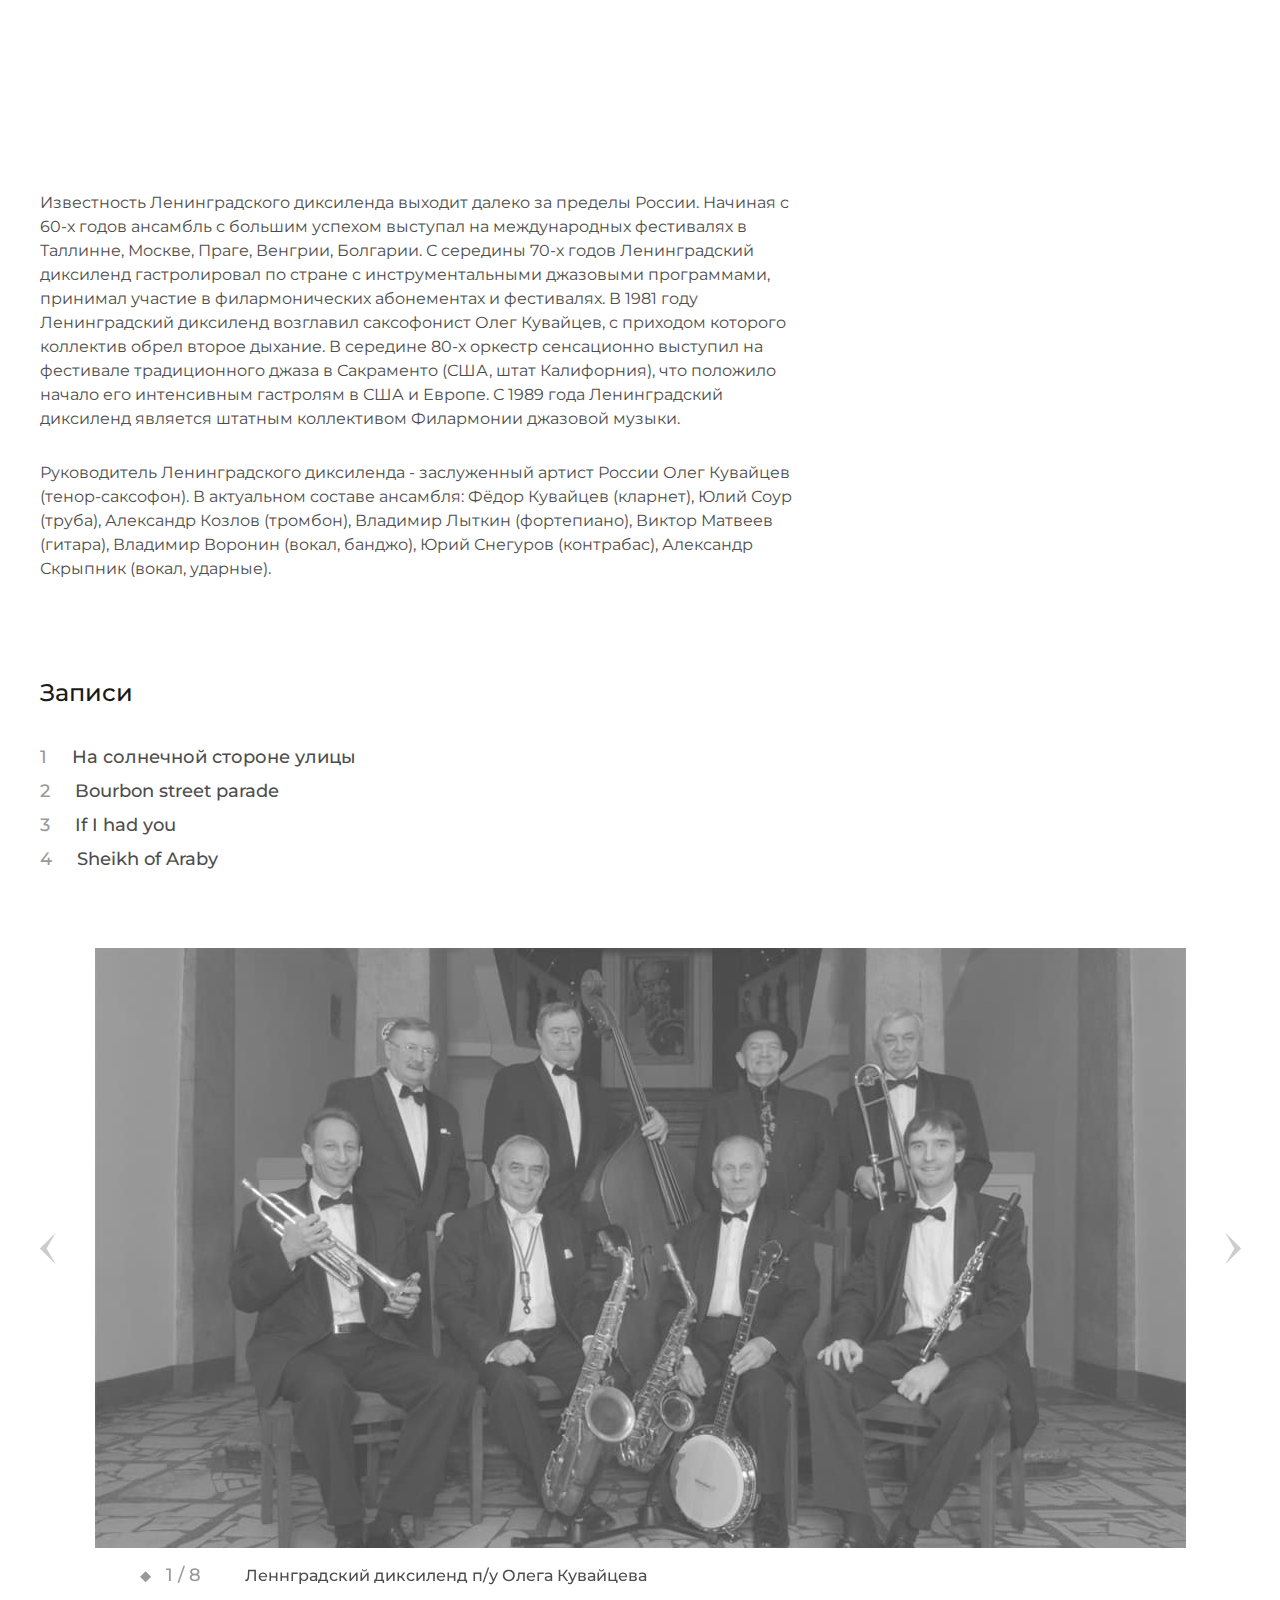
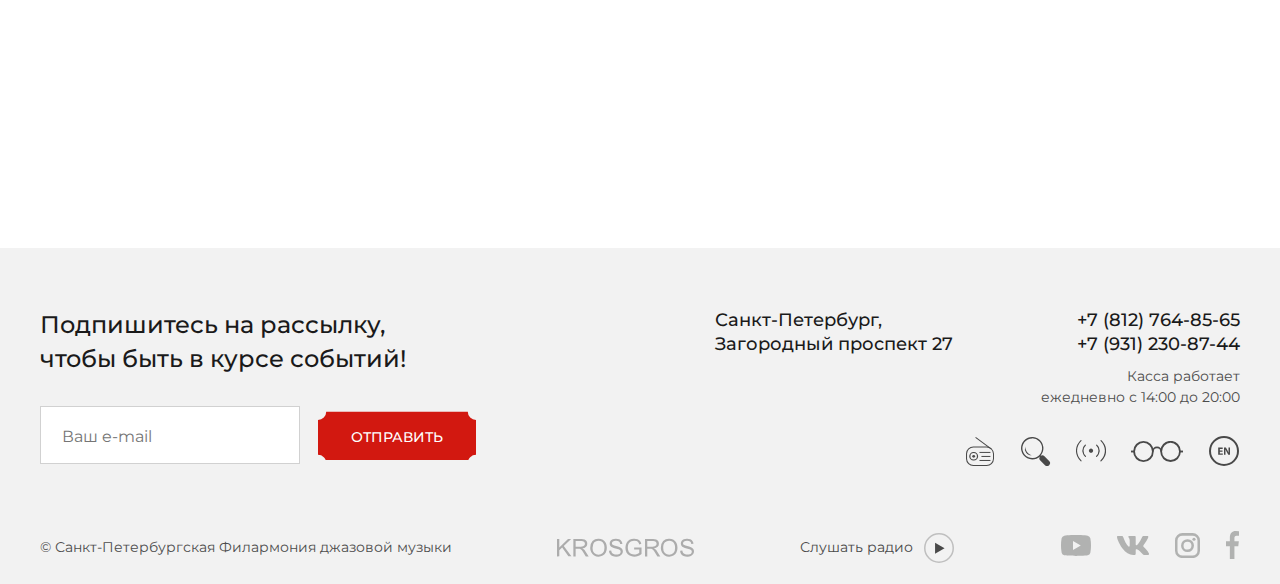
<file: event.html>
<!DOCTYPE html>
<html lang='ru'>

<head>
    <meta charset="UTF-8">
    <meta name="viewport" content="width=device-width, initial-scale=1.0">
    <title>Jazz</title>
    <link rel="stylesheet" href="css/style.css">
    <link
        href="https://fonts.googleapis.com/css2?family=Montserrat:wght@100;200;300;400;500;600;700;800;900&display=swap"
        rel="stylesheet">
    <link rel="stylesheet" href="js/slick/slick.css">
</head>

<body>
    <div class="wrapper wrapper-inner wrapper-afisha wrapper-event">
        <header class="header">
            <div class="header__wrap">
                <a href="#" class="header__logo">
                    <img src="img/logo_copy.svg" alt="Логотип">
                </a>
                <button class="header__burger-btn">
                    <img src="img/burger.png" alt="Меню">
                    Меню
                </button>
                <nav class="header__nav">
                    <button class="header__nav-close">
                        <img src="img/close.svg" alt="Закрыть">
                    </button>
                    <ul>
                        <li>
                            <a href="#">
                                Филармония
                            </a>
                        </li>
                        <li>
                            <a href="afisha.html" class="header__nav-active">
                                Афиша
                            </a>
                        </li>
                        <li>
                            <a href="musicians.html">
                                Музыканты
                            </a>
                        </li>
                        <li>
                            <a href="radio.html">
                                Радио
                            </a>
                        </li>
                        <li>
                            <a href="contacts.html">
                                Контакты
                            </a>
                        </li>
                    </ul>
                </nav>
                <div class="header__contacts">
                    <a href="tel:+78127648565">
                        <svg xmlns="http://www.w3.org/2000/svg" viewBox="0 0 30 30" width="32px" height="30px">
                            <defs>
                                <style>
                                    .cls-1-h {
                                        fill: #fff;
                                    }
                                </style>
                            </defs>
                            <path class="cls-1-h"
                                d="M13.26,21.07a8.21,8.21,0,0,1,.21-2.62,1.14,1.14,0,0,0-.33-1.11l-1.38-1.53A9.18,9.18,0,0,1,15.5,11.4l1.7,1.08a1.16,1.16,0,0,0,1.19.18A8.21,8.21,0,0,1,20.94,12a1.15,1.15,0,0,0,1-1.23l-.22-2.66A1.14,1.14,0,0,0,20.54,7.1,13.35,13.35,0,0,0,8.34,21.47a1.14,1.14,0,0,0,1.23,1.05l2.65-.22A1.13,1.13,0,0,0,13.26,21.07Z" />
                            <path class="cls-1-h"
                                d="M15,30A15,15,0,1,1,30,15,15,15,0,0,1,15,30ZM15,1A14,14,0,1,0,29,15,14,14,0,0,0,15,1Z" />
                        </svg>
                        <span>8 (812) 764-85-65</span>
                    </a>
                    <p>
                        Касса с 14:00 до 20:00
                    </p>
                </div>
            </div>
        </header>
        <main class="main">
            <ul class="breadcrumb">
                <li><a href="index.html">Главная</a></li>
                <li><a href="musicians.html">Музыканты</a></li>
                <li class="breadcrumb__active">Ленинградский диксиленд</li>
            </ul>
            <section class="event">
                <h1>
                    Ленинградский диксиленд п/у з.а. России Олега Кувайцева
                </h1>
                <div class="event__intro">
                    <img src="img/cover.jpg" alt="Фото">
                    <div class="event__intro-card-wrap">
                        <div class="event__intro-card">
                            <div>
                                <p>
                                    23 сентября
                                </p>
                                <p>
                                    среда, 19:00
                                </p>
                                <p>
                                    Большой зал
                                </p>
                                <a href="#">
                                    Купить билеты
                                </a>
                            </div>
                            <div>
                                <p>
                                    10 сентября
                                </p>
                                <p>
                                    четверг, 19:00
                                </p>
                                <p>
                                    Большой зал
                                </p>
                                <a href="#">
                                    Купить билеты
                                </a>
                            </div>
                        </div>
                    </div>
                    <p>
                        Ленинградский диксиленд — один из старейших отечественных ансамблей традиционного джаза. Он
                        создан в 1957 году трубачом Всеволодом Королевым и кларнетистом Александром Усыскиным. Биография
                        ансамбля неразрывно связана с такими музыкантами, как братья Валентин и Александр Колпашниковы,
                        Эдуард Левин, Борис Локшин. В звездный состав 60-х годов входили: трубач Всеволод Королев,
                        кларнетист Александр Усыскин, тромбонист и пианист Эдуард Левин, банджист Борис Ершов, тубист и
                        контрабасист Юрий Мирошниченко.
                    </p>
                    <div class="event__video">
                        <iframe width="100%" height="100%" src="https://www.youtube.com/embed/d65NtqNhd88"
                            frameborder="0"
                            allow="accelerometer; autoplay; encrypted-media; gyroscope; picture-in-picture"
                            allowfullscreen></iframe>
                    </div>
                    <p>
                        Известность Ленинградского диксиленда выходит далеко за пределы России. Начиная с 60-х годов
                        ансамбль с большим успехом выступал на международных фестивалях в Таллинне, Москве, Праге,
                        Венгрии, Болгарии. С середины 70-х годов Ленинградский диксиленд гастролировал по стране с
                        инструментальными джазовыми программами, принимал участие в филармонических абонементах и
                        фестивалях. В 1981 году Ленинградский диксиленд возглавил саксофонист Олег Кувайцев, с приходом
                        которого коллектив обрел второе дыхание. В середине 80-х оркестр сенсационно выступил на
                        фестивале традиционного джаза в Сакраменто (США, штат Калифорния), что положило начало его
                        интенсивным гастролям в США и Европе. С 1989 года Ленинградский диксиленд является штатным
                        коллективом Филармонии джазовой музыки.
                    </p>
                    <p>
                        Руководитель Ленинградского диксиленда - заслуженный артист России Олег Кувайцев
                        (тенор-саксофон). В актуальном составе ансамбля: Фёдор Кувайцев (кларнет), Юлий Соур (труба),
                        Александр Козлов (тромбон), Владимир Лыткин (фортепиано), Виктор Матвеев (гитара), Владимир
                        Воронин (вокал, банджо), Юрий Снегуров (контрабас), Александр Скрыпник (вокал, ударные).
                    </p>
                    <h2>
                        Записи
                    </h2>
                    <ol>
                        <li>
                            На солнечной стороне улицы
                        </li>
                        <li>
                            Bourbon street parade
                        </li>
                        <li>
                            If I had you
                        </li>
                        <li>
                            Sheikh of Araby
                        </li>
                    </ol>
                </div>
                <div class="photo__slider-wrap">
                    <div class="photo__trap"></div>
                    <div class="photo__slider">
                        <div class="photo__slider-item">
                            <img src="img/cover1.jpg" alt="Фото">
                            <p>Леннградский диксиленд п/у Олега Кувайцева</p>
                        </div>
                        <div class="photo__slider-item">
                            <img src="img/ph2.jpg" alt="Фото">
                            <p>Леннградский диксиленд п/у Олега Кувайцева</p>
                        </div>
                        <div class="photo__slider-item">
                            <img src="img/ph3.jpg" alt="Фото">
                            <p>Леннградский диксиленд п/у Олега Кувайцева</p>
                        </div>
                        <div class="photo__slider-item">
                            <img src="img/imgs.jpg" alt="Фото">
                            <p>Леннградский диксиленд п/у Олега Кувайцева</p>
                        </div>
                        <div class="photo__slider-item">
                            <img src="img/ph2.jpg" alt="Фото">
                            <p>Леннградский диксиленд п/у Олега Кувайцева</p>
                        </div>
                        <div class="photo__slider-item">
                            <img src="img/ph3.jpg" alt="Фото">
                            <p>Леннградский диксиленд п/у Олега Кувайцева</p>
                        </div>
                        <div class="photo__slider-item">
                            <img src="img/imgs.jpg" alt="Фото">
                            <p>Леннградский диксиленд п/у Олега Кувайцева</p>
                        </div>
                        <div class="photo__slider-item">
                            <img src="img/imgs.jpg" alt="Фото">
                            <p>Леннградский диксиленд п/у Олега Кувайцева</p>
                        </div>
                    </div>
                    <p>
                        Леннградский диксиленд п/у Олега Кувайцева
                    </p>
                </div>
                <button class="photo__btn-more">
                    Показать ещё
                </button>
            </section>
        </main>
        <footer class="footer">
            <div class="footer__search">
                <p>
                    Поиск
                </p>
                <form class="footer__search-form">
                    <label for="footer-search">
                        <input type="text" id="footer-search" placeholder="Что искать?">
                    </label>
                    <button type="button">
                        Искать!
                    </button>
                </form>
            </div>
            <div class="footer__top">
                <form class="footer__form">
                    <p class="footer__form-name">
                        Подпишитесь на рассылку,
                        чтобы быть в курсе событий!
                    </p>
                    <div class="footer__form-body">
                        <label for="footer-sub">
                            <input id="footer-sub" type="text" class="footer__sub" placeholder="Ваш e-mail">
                        </label>
                        <button type="button" onclick="formVal()">
                            Отправить
                        </button>
                    </div>
                    <p class="footer__form-thanks">
                        Ура! Ваша подписка оформлена!
                    </p>
                </form>
                <div class="footer__mob-under">
                    <a href="#">
                        Санкт-Петербург,
                        Загородный проспект 27
                    </a>
                    <div class="footer__mob-social">
                        <a href="#">
                            <svg id="Layer_10" data-name="Layer 10" xmlns="http://www.w3.org/2000/svg"
                                viewBox="0 0 30 21" width="32px" height="21px">
                                <path
                                    d="M29.35,3.29A3.8,3.8,0,0,0,26.69.63C24.36,0,15,0,15,0S5.6,0,3.27.65A3.77,3.77,0,0,0,.62,3.31,39.08,39.08,0,0,0,0,10.5a38.17,38.17,0,0,0,.64,7.21,3.77,3.77,0,0,0,2.65,2.66C5.62,21,15,21,15,21s9.38,0,11.71-.63a3.77,3.77,0,0,0,2.65-2.66A38.11,38.11,0,0,0,30,10.5,39.38,39.38,0,0,0,29.35,3.29ZM12,15V6l7.78,4.5Z" />
                            </svg>
                        </a><a href="#">
                            <svg id="Layer_11" data-name="Layer 11" xmlns="http://www.w3.org/2000/svg"
                                viewBox="0 0 32 19" width="34px" height="19px">
                                <defs>
                                    <style>
                                        .cls-1 {
                                            fill-rule: evenodd;
                                        }
                                    </style>
                                </defs>

                                <path class="cls-1"
                                    d="M30.71,19h-3.5c-1.34,0-1.73-1.07-4.1-3.44-2.08-2-3-2.26-3.49-2.26-.71,0-.92.2-.92,1.2v3.14c0,.86-.27,1.36-2.5,1.36-3.7,0-7.78-2.25-10.67-6.4C1.19,6.51,0,1.92,0,1,0,.47.2,0,1.2,0H4.7c.9,0,1.23.39,1.57,1.36,1.71,5,4.6,9.35,5.78,9.35.45,0,.65-.21.65-1.34V4.21C12.57,1.84,11.31,1.65,11.31.8A.84.84,0,0,1,12.2,0h5.5c.75,0,1,.4,1,1.29V8.22c0,.74.33,1,.55,1,.44,0,.81-.26,1.63-1.07A29.33,29.33,0,0,0,25.18,1a1.53,1.53,0,0,1,1.53-1h3.5c1.05,0,1.28.54,1.05,1.29-.44,2-4.7,8-4.7,8-.38.6-.52.89,0,1.56.37.52,1.59,1.56,2.41,2.52a15.21,15.21,0,0,1,3,4.1C32.21,18.5,31.71,19,30.71,19Z" />
                            </svg>
                        </a><a href="#">
                            <svg id="Layer_12" data-name="Layer 12" xmlns="http://www.w3.org/2000/svg"
                                viewBox="0 0 25 25" width="27px" height="25px">

                                <path
                                    d="M17.55.12H7.45A7.46,7.46,0,0,0,0,7.57v10.1a7.46,7.46,0,0,0,7.45,7.45h10.1A7.46,7.46,0,0,0,25,17.67V7.57A7.46,7.46,0,0,0,17.55.12Zm4.94,17.55a4.94,4.94,0,0,1-4.94,4.93H7.45a4.94,4.94,0,0,1-4.94-4.93V7.57A4.94,4.94,0,0,1,7.45,2.63h10.1a4.93,4.93,0,0,1,4.93,4.94v10.1Z" />
                                <path
                                    d="M12.5,6.15A6.47,6.47,0,1,0,19,12.62,6.47,6.47,0,0,0,12.5,6.15Zm0,10.42a3.95,3.95,0,1,1,3.95-4A4,4,0,0,1,12.5,16.57Z" />
                                <circle cx="18.98" cy="6.2" r="1.55" />
                            </svg>
                        </a><a href="#">
                            <svg id="Layer_13" data-name="Layer 13" xmlns="http://www.w3.org/2000/svg"
                                viewBox="0 0 13 28" width="15px" height="28px">

                                <path
                                    d="M8.43,7.08v3.17h4.41l-.57,5H8.43V28H3.85V15.23H0v-5H3.85V6.58C3.85,2.32,6.17,0,9.57,0A28.9,28.9,0,0,1,13,.19V4.66H10.64C8.79,4.66,8.43,5.63,8.43,7.08Z" />
                            </svg>
                        </a>
                    </div>
                </div>
                <div>
                    <a href="tel:+78127648565">
                        +7 (812) 764-85-65
                    </a>
                    <a href="tel:+79312308744">
                        +7 (931) 230-87-44
                    </a>
                    <p>
                        Касса работает ежедневно
                        с 14:00 до 20:00
                    </p>
                    <div class="footer__social-desc">
                        <button class="footer__btn-radio">
                            <svg id="Layer_1" data-name="Layer 1" xmlns="http://www.w3.org/2000/svg" viewBox="0 0 28 29"
                                width="30px" height="29px">
                                <title>Радио</title>
                                <path
                                    d="M20.48,29h-13A7.41,7.41,0,0,1,0,21.74V16.8A7.41,7.41,0,0,1,7.52,9.54h13A7.41,7.41,0,0,1,28,16.8v4.94A7.41,7.41,0,0,1,20.48,29Zm-13-18.45A6.37,6.37,0,0,0,1.05,16.8v4.94A6.37,6.37,0,0,0,7.52,28h13A6.37,6.37,0,0,0,27,21.74V16.8a6.37,6.37,0,0,0-6.47-6.25Z" />
                                <polygon points="25.14 12.46 9.26 0.81 9.89 0 25.77 11.65 25.14 12.46" />
                                <rect x="13.48" y="14.92" width="10.95" height="1.01" />
                                <rect x="13.48" y="22.96" width="10.95" height="1.01" />
                                <rect x="15.42" y="18.94" width="9" height="1.01" />
                                <path
                                    d="M7.68,23.52a4.26,4.26,0,1,1,0-8.51,4.26,4.26,0,1,1,0,8.51Zm0-7.49a3.24,3.24,0,1,0,0,6.48,3.24,3.24,0,1,0,0-6.48Z" />
                                <ellipse cx="7.68" cy="19.27" rx="1.42" ry="1.37" />
                            </svg>
                        </button>
                        <button class="footer__btn-search">
                            <svg id="Layer_2" data-name="Layer 2" xmlns="http://www.w3.org/2000/svg" viewBox="0 0 29 29"
                                width="31px" height="29px">
                                <title>Поиск</title>
                                <rect x="20.78" y="17.48" width="5.88" height="12.49" rx="2.94"
                                    transform="translate(-9.83 23.72) rotate(-45)" />
                                <rect x="19.76" y="17.86" width="1.52" height="5.31"
                                    transform="translate(-8.5 20.52) rotate(-45)" />
                                <path
                                    d="M11.2,22.4a11.2,11.2,0,1,1,7.93-3.27A11.17,11.17,0,0,1,11.2,22.4Zm0-21a9.84,9.84,0,1,0,7,2.88A9.79,9.79,0,0,0,11.2,1.37Z" />
                                <path
                                    d="M10.73,18.16a5.65,5.65,0,0,1-3.09-.51,6.56,6.56,0,0,1-2.48-2,6.11,6.11,0,0,1-.72-6.09,10.13,10.13,0,0,0,.31,2.94A8,8,0,0,0,8,17,9.77,9.77,0,0,0,10.73,18.16Z" />
                            </svg>
                        </button>
                        <button class="footer__btn-online">
                            <svg id="Layer_3" data-name="Layer 3" xmlns="http://www.w3.org/2000/svg" viewBox="0 0 28 20"
                                width="30px" heigth="20px">
                                <title>Online трансляция</title>
                                <path
                                    d="M14,11.91a2,2,0,0,1-1.35-.51A1.94,1.94,0,0,1,12,10a1.92,1.92,0,0,1,.59-1.38,2.06,2.06,0,0,1,2.82,0A1.92,1.92,0,0,1,16,10a1.94,1.94,0,0,1-.65,1.44A2,2,0,0,1,14,11.91Z" />
                                <path
                                    d="M19.16,15.82a.55.55,0,0,1-.39-.16.51.51,0,0,1,0-.73,6.68,6.68,0,0,0,.08-9.87.5.5,0,0,1,0-.72.54.54,0,0,1,.75,0,7.87,7.87,0,0,1,1.8,2.52,7.64,7.64,0,0,1,0,6.28,7.73,7.73,0,0,1-1.85,2.55A.58.58,0,0,1,19.16,15.82Z" />
                                <path
                                    d="M8.84,15.82a.58.58,0,0,1-.36-.14,7.73,7.73,0,0,1-1.85-2.55,7.64,7.64,0,0,1,0-6.28A7.87,7.87,0,0,1,8.4,4.33a.54.54,0,0,1,.75,0,.5.5,0,0,1,0,.72,6.68,6.68,0,0,0,.08,9.87.51.51,0,0,1,0,.73A.55.55,0,0,1,8.84,15.82Z" />
                                <path
                                    d="M23.25,20a.51.51,0,0,1-.38-.16.5.5,0,0,1,0-.72A12.34,12.34,0,0,0,23,.88a.49.49,0,0,1,0-.72.53.53,0,0,1,.74,0,13.6,13.6,0,0,1,3.15,4.39,13.3,13.3,0,0,1,0,10.91,13.57,13.57,0,0,1-3.21,4.42A.54.54,0,0,1,23.25,20Z" />
                                <path
                                    d="M4.75,20a.54.54,0,0,1-.36-.14,13.57,13.57,0,0,1-3.21-4.42,13.3,13.3,0,0,1,0-10.91A13.6,13.6,0,0,1,4.31.14a.53.53,0,0,1,.74,0A.49.49,0,0,1,5,.88a12.34,12.34,0,0,0,.07,18.24.5.5,0,0,1,0,.72A.51.51,0,0,1,4.75,20Z" />
                            </svg>
                        </button>
                        <button class="footer__btn-access">
                            <svg id="Layer_4" data-name="Layer 4" xmlns="http://www.w3.org/2000/svg" viewBox="0 0 52 21"
                                width="52px" height="21px">
                                <title>Версия для слабовидящих</title>
                                <path
                                    d="M39.56,21A10.41,10.41,0,0,1,29.25,10.5a10.31,10.31,0,1,1,20.61,0A10.41,10.41,0,0,1,39.56,21Zm0-19.15a8.58,8.58,0,0,0-8.5,8.65,8.5,8.5,0,1,0,17,0A8.58,8.58,0,0,0,39.56,1.85Z" />
                                <path
                                    d="M12.44,21A10.41,10.41,0,0,1,2.14,10.5,10.41,10.41,0,0,1,12.44,0,10.41,10.41,0,0,1,22.75,10.5,10.41,10.41,0,0,1,12.44,21Zm0-19.15A8.58,8.58,0,0,0,4,10.5a8.58,8.58,0,0,0,8.49,8.65,8.58,8.58,0,0,0,8.5-8.65A8.58,8.58,0,0,0,12.44,1.85Z" />
                                <path d="M31.06,10.5H29.25a3.25,3.25,0,1,0-6.5,0H20.94a5.06,5.06,0,1,1,10.12,0Z" />
                                <rect x="48.96" y="9.58" width="3.04" height="1.85" />
                                <rect y="9.58" width="3.04" height="1.85" />
                            </svg>
                        </button>
                        <button class="footer__btn-en">
                            <svg id="Layer_5" data-name="Layer 5" xmlns="http://www.w3.org/2000/svg" viewBox="0 0 30 30"
                                width="32px" height="30px">
                                <title>English version</title>
                                <path
                                    d="M15,30A15,15,0,1,1,30,15,15,15,0,0,1,15,30ZM15,2.05A13,13,0,1,0,28,15,13,13,0,0,0,15,2.05Z" />
                                <path d="M13.53,15.76h-2.7V17.5h3v1.36H9.18V11.53h4.51v1.36H10.83v1.52h2.7Z" />
                                <path
                                    d="M15,18.86V11.53H16.9l1.53,2.69a24.05,24.05,0,0,1,1.19,2.51h0a29.73,29.73,0,0,1-.13-3.07V11.53H21v7.33H19.29L17.73,16a25.93,25.93,0,0,1-1.27-2.59h-.05c.06,1,.08,2,.08,3.21v2.21Z" />
                            </svg>
                        </button>
                    </div>
                </div>
            </div>
            <div class="footer__bottom">
                <span>
                    © Санкт-Петербургская Филармония джазовой музыки
                </span>
                <a href="#">
                    <svg xmlns="http://www.w3.org/2000/svg" viewBox="0 0 137 20">
                        <path class="cls-1-h1"
                            d="M0,18.38V1H2.3V9.61L11,1h3.12L6.77,8l7.62,10.35h-3L5.15,9.57,2.3,12.35v6Z" />
                        <path class="cls-1-h1"
                            d="M16.35,18.38V1h7.72a10.12,10.12,0,0,1,3.54.47A3.82,3.82,0,0,1,29.54,3.1a4.89,4.89,0,0,1,.73,2.63,4.38,4.38,0,0,1-1.2,3.12,6.07,6.07,0,0,1-3.71,1.61,6.24,6.24,0,0,1,1.39.87,12,12,0,0,1,1.92,2.32l3,4.73H28.8l-2.31-3.62c-.67-1-1.22-1.84-1.66-2.4a5.45,5.45,0,0,0-1.17-1.16,3.24,3.24,0,0,0-1.05-.46,6.39,6.39,0,0,0-1.28-.09H18.65v7.73Zm2.3-9.72h5a7.39,7.39,0,0,0,2.47-.33,2.59,2.59,0,0,0,1.35-1,2.82,2.82,0,0,0,.46-1.56,2.6,2.6,0,0,0-.89-2,4.22,4.22,0,0,0-2.84-.8H18.65Z" />
                        <path class="cls-1-h1"
                            d="M33.18,9.91a9.43,9.43,0,0,1,2.33-6.79,7.88,7.88,0,0,1,6-2.45,8.32,8.32,0,0,1,4.35,1.15,7.57,7.57,0,0,1,3,3.21,10.37,10.37,0,0,1,1,4.67,10.27,10.27,0,0,1-1.07,4.74,7.26,7.26,0,0,1-3,3.17,8.74,8.74,0,0,1-4.23,1.07,8.14,8.14,0,0,1-4.39-1.19,7.59,7.59,0,0,1-2.93-3.24A9.76,9.76,0,0,1,33.18,9.91Zm2.37,0a7,7,0,0,0,1.69,5,5.91,5.91,0,0,0,8.53,0,7.4,7.4,0,0,0,1.68-5.19A8.93,8.93,0,0,0,46.73,6a5.57,5.57,0,0,0-2.1-2.46,5.71,5.71,0,0,0-3.1-.87,5.87,5.87,0,0,0-4.21,1.68Q35.55,6,35.55,9.94Z" />
                        <path class="cls-1-h1"
                            d="M52,12.79l2.17-.19a4.92,4.92,0,0,0,.72,2.14,4,4,0,0,0,1.75,1.36,6.78,6.78,0,0,0,2.68.52,6.37,6.37,0,0,0,2.32-.4,3.25,3.25,0,0,0,1.51-1.07,2.55,2.55,0,0,0,.49-1.49,2.24,2.24,0,0,0-.48-1.43,3.51,3.51,0,0,0-1.56-1c-.47-.18-1.5-.46-3.1-.85a15,15,0,0,1-3.36-1.09,4.59,4.59,0,0,1-1.86-1.62,3.91,3.91,0,0,1-.61-2.16A4.52,4.52,0,0,1,53.42,3a4.69,4.69,0,0,1,2.19-1.74A8.39,8.39,0,0,1,58.8.68a8.88,8.88,0,0,1,3.42.62,5,5,0,0,1,2.27,1.84,5.25,5.25,0,0,1,.86,2.74l-2.21.17a3.56,3.56,0,0,0-1.21-2.5,4.68,4.68,0,0,0-3-.84,4.9,4.9,0,0,0-3,.77,2.3,2.3,0,0,0-1,1.84,2,2,0,0,0,.67,1.55,9.41,9.41,0,0,0,3.48,1.24A22.42,22.42,0,0,1,62.9,9.22,5.25,5.25,0,0,1,65.14,11a4.28,4.28,0,0,1,.73,2.48,4.77,4.77,0,0,1-.8,2.62A5.26,5.26,0,0,1,62.79,18a8.07,8.07,0,0,1-3.36.68,10,10,0,0,1-4-.69A5.54,5.54,0,0,1,53,15.92,5.81,5.81,0,0,1,52,12.79Z" />
                        <path class="cls-1-h1"
                            d="M77.16,11.56V9.51h7.38V16A13.29,13.29,0,0,1,81,18a10.45,10.45,0,0,1-3.7.68,9.77,9.77,0,0,1-4.66-1.1,7.3,7.3,0,0,1-3.17-3.17,10.08,10.08,0,0,1-1.07-4.65A10.76,10.76,0,0,1,69.5,5a7,7,0,0,1,3-3.27A9.64,9.64,0,0,1,77.15.68a9,9,0,0,1,3.41.61A5.7,5.7,0,0,1,83,3a7.7,7.7,0,0,1,1.32,2.85l-2.08.56a6.46,6.46,0,0,0-1-2.09,3.94,3.94,0,0,0-1.66-1.21,6,6,0,0,0-2.4-.46,7.09,7.09,0,0,0-2.73.48A5,5,0,0,0,72.57,4.4a6.14,6.14,0,0,0-1.1,1.72,9.13,9.13,0,0,0-.66,3.5,8.6,8.6,0,0,0,.8,3.9,5.08,5.08,0,0,0,2.33,2.32,7.23,7.23,0,0,0,3.26.76A7.78,7.78,0,0,0,80.12,16a7.8,7.8,0,0,0,2.16-1.23V11.56Z" />
                        <path class="cls-1-h1"
                            d="M88,18.38V1h7.72a10.12,10.12,0,0,1,3.54.47,3.86,3.86,0,0,1,1.93,1.65,5,5,0,0,1,.73,2.63,4.38,4.38,0,0,1-1.2,3.12A6.07,6.07,0,0,1,97,10.46a6.48,6.48,0,0,1,1.39.87,12,12,0,0,1,1.91,2.32l3,4.73h-2.9l-2.3-3.62c-.67-1-1.23-1.84-1.66-2.4a5.45,5.45,0,0,0-1.17-1.16,3.44,3.44,0,0,0-1-.46,6.44,6.44,0,0,0-1.29-.09H90.27v7.73Zm2.3-9.72h5a7.31,7.31,0,0,0,2.47-.33,2.57,2.57,0,0,0,1.36-1,2.82,2.82,0,0,0,.46-1.56,2.58,2.58,0,0,0-.9-2,4.18,4.18,0,0,0-2.83-.8H90.27Z" />
                        <path class="cls-1-h1"
                            d="M103.82,9.91a9.47,9.47,0,0,1,2.33-6.79,7.88,7.88,0,0,1,6-2.45,8.28,8.28,0,0,1,4.34,1.15,7.59,7.59,0,0,1,3,3.21,10.51,10.51,0,0,1,1,4.67,10.27,10.27,0,0,1-1.07,4.74,7.26,7.26,0,0,1-3,3.17,8.68,8.68,0,0,1-4.22,1.07,8.18,8.18,0,0,1-4.4-1.19,7.59,7.59,0,0,1-2.93-3.24A9.76,9.76,0,0,1,103.82,9.91Zm2.38,0a7,7,0,0,0,1.69,5,5.91,5.91,0,0,0,8.53,0,7.4,7.4,0,0,0,1.68-5.19A8.93,8.93,0,0,0,117.38,6a5.57,5.57,0,0,0-2.1-2.46,5.74,5.74,0,0,0-3.11-.87A5.9,5.9,0,0,0,108,4.33C106.78,5.45,106.2,7.32,106.2,9.94Z" />
                        <path class="cls-1-h1"
                            d="M123.14,12.79l2.18-.19a4.79,4.79,0,0,0,.71,2.14,4,4,0,0,0,1.76,1.36,6.69,6.69,0,0,0,2.67.52,6.37,6.37,0,0,0,2.32-.4,3.25,3.25,0,0,0,1.51-1.07,2.55,2.55,0,0,0,.49-1.49,2.24,2.24,0,0,0-.48-1.43,3.45,3.45,0,0,0-1.56-1c-.47-.18-1.5-.46-3.1-.85a15,15,0,0,1-3.36-1.09,4.66,4.66,0,0,1-1.86-1.62,3.91,3.91,0,0,1-.61-2.16A4.45,4.45,0,0,1,124.56,3a4.61,4.61,0,0,1,2.18-1.74,8.39,8.39,0,0,1,3.19-.59,8.88,8.88,0,0,1,3.42.62,5,5,0,0,1,2.27,1.84,5.25,5.25,0,0,1,.86,2.74l-2.21.17a3.56,3.56,0,0,0-1.21-2.5,4.68,4.68,0,0,0-3-.84,4.9,4.9,0,0,0-3,.77,2.3,2.3,0,0,0-1,1.84,2,2,0,0,0,.67,1.55,9.48,9.48,0,0,0,3.48,1.24A22.42,22.42,0,0,1,134,9.22,5.35,5.35,0,0,1,136.28,11a4.35,4.35,0,0,1,.72,2.48,4.77,4.77,0,0,1-.8,2.62A5.26,5.26,0,0,1,133.92,18a8,8,0,0,1-3.36.68,10,10,0,0,1-4-.69,5.54,5.54,0,0,1-2.5-2.07A5.81,5.81,0,0,1,123.14,12.79Z" />
                    </svg>
                </a>
                <p>
                    <a href="#">
                        Слушать радио
                        <span>
                            <svg xmlns="http://www.w3.org/2000/svg" viewBox="0 0 30 30" width="32px" height="30px">
                                <defs>
                                    <style>
                                        .cls-1-f {
                                            fill: #bfbfbf;
                                        }

                                        .cls-2-f {
                                            fill: #494949;
                                        }
                                    </style>
                                </defs>
                                <path class="cls-1-f"
                                    d="M15,30A15,15,0,1,1,30,15,15,15,0,0,1,15,30ZM15,1.51A13.49,13.49,0,1,0,28.49,15,13.5,13.5,0,0,0,15,1.51Z" />
                                <polygon class="cls-2-f"
                                    points="20.56 15.18 15.8 17.93 11.04 20.67 11.04 15.18 11.04 9.69 15.8 12.43 20.56 15.18" />
                            </svg>
                        </span>
                    </a>
                    <a href="#">
                        Online трансляция
                        <svg id="Layer_12" data-name="Layer 2" xmlns="http://www.w3.org/2000/svg" viewBox="0 0 30 20"
                            width="30px" heigth="20px">
                            <path
                                d="M14,11.91a2,2,0,0,1-1.35-.51A1.94,1.94,0,0,1,12,10a1.92,1.92,0,0,1,.59-1.38,2.06,2.06,0,0,1,2.82,0A1.92,1.92,0,0,1,16,10a1.94,1.94,0,0,1-.65,1.44A2,2,0,0,1,14,11.91Z" />
                            <path
                                d="M19.16,15.82a.55.55,0,0,1-.39-.16.51.51,0,0,1,0-.73,6.68,6.68,0,0,0,.08-9.87.5.5,0,0,1,0-.72.54.54,0,0,1,.75,0,7.87,7.87,0,0,1,1.8,2.52,7.64,7.64,0,0,1,0,6.28,7.73,7.73,0,0,1-1.85,2.55A.58.58,0,0,1,19.16,15.82Z" />
                            <path
                                d="M8.84,15.82a.58.58,0,0,1-.36-.14,7.73,7.73,0,0,1-1.85-2.55,7.64,7.64,0,0,1,0-6.28A7.87,7.87,0,0,1,8.4,4.33a.54.54,0,0,1,.75,0,.5.5,0,0,1,0,.72,6.68,6.68,0,0,0,.08,9.87.51.51,0,0,1,0,.73A.55.55,0,0,1,8.84,15.82Z" />
                            <path
                                d="M23.25,20a.51.51,0,0,1-.38-.16.5.5,0,0,1,0-.72A12.34,12.34,0,0,0,23,.88a.49.49,0,0,1,0-.72.53.53,0,0,1,.74,0,13.6,13.6,0,0,1,3.15,4.39,13.3,13.3,0,0,1,0,10.91,13.57,13.57,0,0,1-3.21,4.42A.54.54,0,0,1,23.25,20Z" />
                            <path
                                d="M4.75,20a.54.54,0,0,1-.36-.14,13.57,13.57,0,0,1-3.21-4.42,13.3,13.3,0,0,1,0-10.91A13.6,13.6,0,0,1,4.31.14a.53.53,0,0,1,.74,0A.49.49,0,0,1,5,.88a12.34,12.34,0,0,0,.07,18.24.5.5,0,0,1,0,.72A.51.51,0,0,1,4.75,20Z" />
                        </svg>
                    </a>
                </p>
                <div class="footer__desctop-social">
                    <a href="#">
                        <svg id="Layer_6" data-name="Layer 6" xmlns="http://www.w3.org/2000/svg" viewBox="0 0 30 21"
                            width="32px" height="21px">
                            <path
                                d="M29.35,3.29A3.8,3.8,0,0,0,26.69.63C24.36,0,15,0,15,0S5.6,0,3.27.65A3.77,3.77,0,0,0,.62,3.31,39.08,39.08,0,0,0,0,10.5a38.17,38.17,0,0,0,.64,7.21,3.77,3.77,0,0,0,2.65,2.66C5.62,21,15,21,15,21s9.38,0,11.71-.63a3.77,3.77,0,0,0,2.65-2.66A38.11,38.11,0,0,0,30,10.5,39.38,39.38,0,0,0,29.35,3.29ZM12,15V6l7.78,4.5Z" />
                        </svg>
                    </a>
                    <a href="#">
                        <svg id="Layer_7" data-name="Layer 7" xmlns="http://www.w3.org/2000/svg" viewBox="0 0 32 19"
                            width="34px" height="19px">
                            <defs>
                                <style>
                                    .cls-1 {
                                        fill-rule: evenodd;
                                    }
                                </style>
                            </defs>
                            <path class="cls-1"
                                d="M30.71,19h-3.5c-1.34,0-1.73-1.07-4.1-3.44-2.08-2-3-2.26-3.49-2.26-.71,0-.92.2-.92,1.2v3.14c0,.86-.27,1.36-2.5,1.36-3.7,0-7.78-2.25-10.67-6.4C1.19,6.51,0,1.92,0,1,0,.47.2,0,1.2,0H4.7c.9,0,1.23.39,1.57,1.36,1.71,5,4.6,9.35,5.78,9.35.45,0,.65-.21.65-1.34V4.21C12.57,1.84,11.31,1.65,11.31.8A.84.84,0,0,1,12.2,0h5.5c.75,0,1,.4,1,1.29V8.22c0,.74.33,1,.55,1,.44,0,.81-.26,1.63-1.07A29.33,29.33,0,0,0,25.18,1a1.53,1.53,0,0,1,1.53-1h3.5c1.05,0,1.28.54,1.05,1.29-.44,2-4.7,8-4.7,8-.38.6-.52.89,0,1.56.37.52,1.59,1.56,2.41,2.52a15.21,15.21,0,0,1,3,4.1C32.21,18.5,31.71,19,30.71,19Z" />
                        </svg>
                    </a>
                    <a href="#">
                        <svg id="Layer_8" data-name="Layer 8" xmlns="http://www.w3.org/2000/svg" viewBox="0 0 25 25"
                            width="27px" height="25px">
                            <path
                                d="M17.55.12H7.45A7.46,7.46,0,0,0,0,7.57v10.1a7.46,7.46,0,0,0,7.45,7.45h10.1A7.46,7.46,0,0,0,25,17.67V7.57A7.46,7.46,0,0,0,17.55.12Zm4.94,17.55a4.94,4.94,0,0,1-4.94,4.93H7.45a4.94,4.94,0,0,1-4.94-4.93V7.57A4.94,4.94,0,0,1,7.45,2.63h10.1a4.93,4.93,0,0,1,4.93,4.94v10.1Z" />
                            <path
                                d="M12.5,6.15A6.47,6.47,0,1,0,19,12.62,6.47,6.47,0,0,0,12.5,6.15Zm0,10.42a3.95,3.95,0,1,1,3.95-4A4,4,0,0,1,12.5,16.57Z" />
                            <circle cx="18.98" cy="6.2" r="1.55" />
                        </svg>
                    </a>
                    <a href="#">
                        <svg id="Layer_9" data-name="Layer 9" xmlns="http://www.w3.org/2000/svg" viewBox="0 0 13 28"
                            width="15px" height="28px">
                            <path
                                d="M8.43,7.08v3.17h4.41l-.57,5H8.43V28H3.85V15.23H0v-5H3.85V6.58C3.85,2.32,6.17,0,9.57,0A28.9,28.9,0,0,1,13,.19V4.66H10.64C8.79,4.66,8.43,5.63,8.43,7.08Z" />
                        </svg>
                    </a>
                </div>
            </div>
        </footer>
        <div class="access-bar">
            <div class="access-bar__font">
                <p>
                    Размер шрифта
                </p>
                <input class="access-bar-font-input" type="radio" id="font-sm" name="access-font">
                <label class="access-bar__font-item access-bar__font-item-sm" for="font-sm">
                    A
                </label>
                <input class="access-bar-font-input" type="radio" id="font-m" name="access-font">
                <label class="access-bar__font-item access-bar__font-item-m" for="font-m">
                    A
                </label>
                <input class="access-bar-font-input" type="radio" id="font-b" name="access-font">
                <label class="access-bar__font-item access-bar__font-item-b" for="font-b">
                    A
                </label>
            </div>
            <div class="access-bar__back">
                <p>
                    Фон
                </p>
                <input class="access-bar__back-input" type="radio" id="back-w" name="access-back">
                <label class="access-bar__back-item access-bar__back-item-w" for="back-w">
                    ●
                </label>
                <input class="access-bar__back-input" type="radio" id="back-b" name="access-back">
                <label class="access-bar__back-item access-bar__back-item-b" for="back-b">
                    ●
                </label>
                <input class="access-bar__back-input" type="radio" id="back-bl" name="access-back">
                <label class="access-bar__back-item access-bar__back-item-bl" for="back-bl">
                    ●
                </label>
            </div>
            <div class="access-bar__img">
                <p>
                    Изображения
                </p>
                <input class="access-bar__img-input" type="radio" id="img-on" name="access-img">
                <label class="access-bar__img-item access-bar__img-item-on" for="img-on">
                    Вкл
                </label>
                <input class="access-bar__img-input" type="radio" id="img-off" name="access-img">
                <label class="access-bar__img-item access-bar__img-item-off" for="img-off">
                    Выкл
                </label>
            </div>
            <button class="access-bar__exit">
                <span>Вернуть к обычному режиму </span><img src="img/close.svg" alt="Закрыть">
            </button>

        </div>
    </div>
    <script src="js/index.js"></script>
    <script src="js/jq.js"></script>
    <script src="js/slick/slick.min.js"></script>
    <script src="js/jq-index.js"></script>
</body>

</html>
</file>
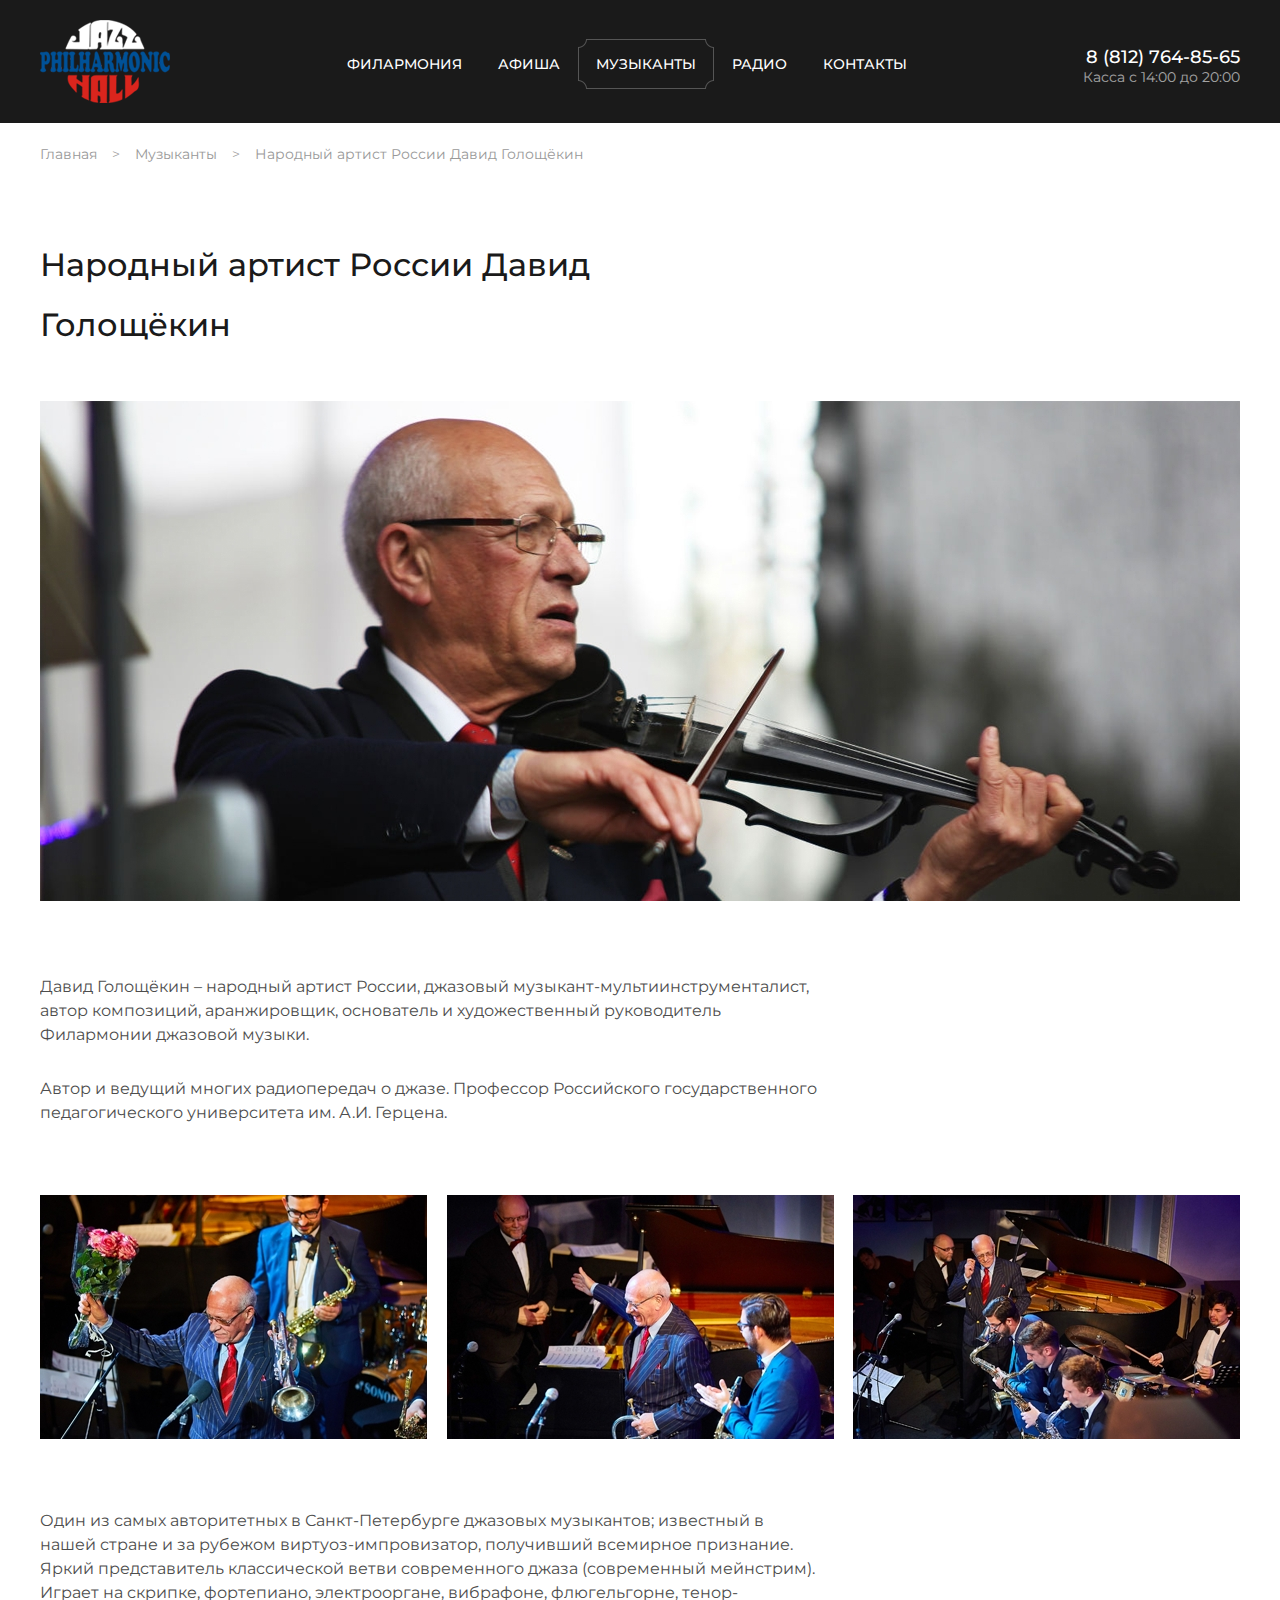
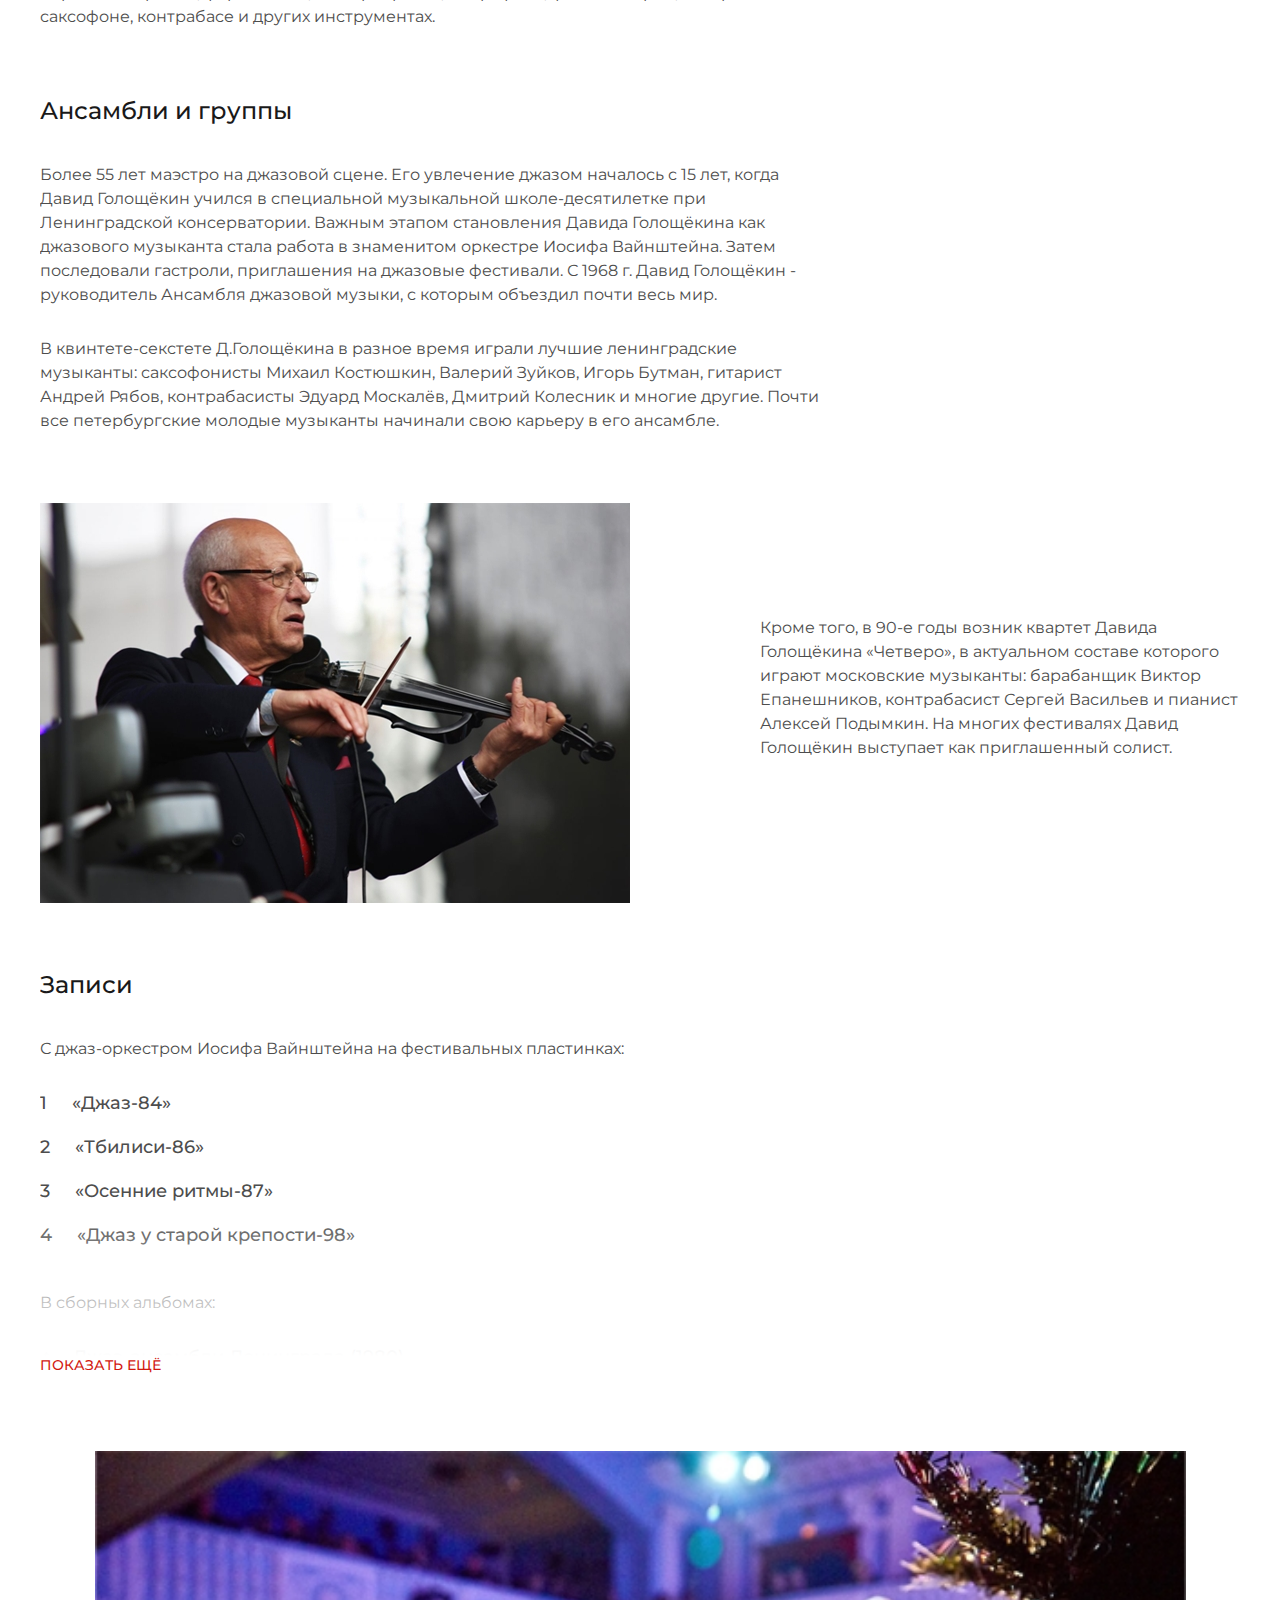
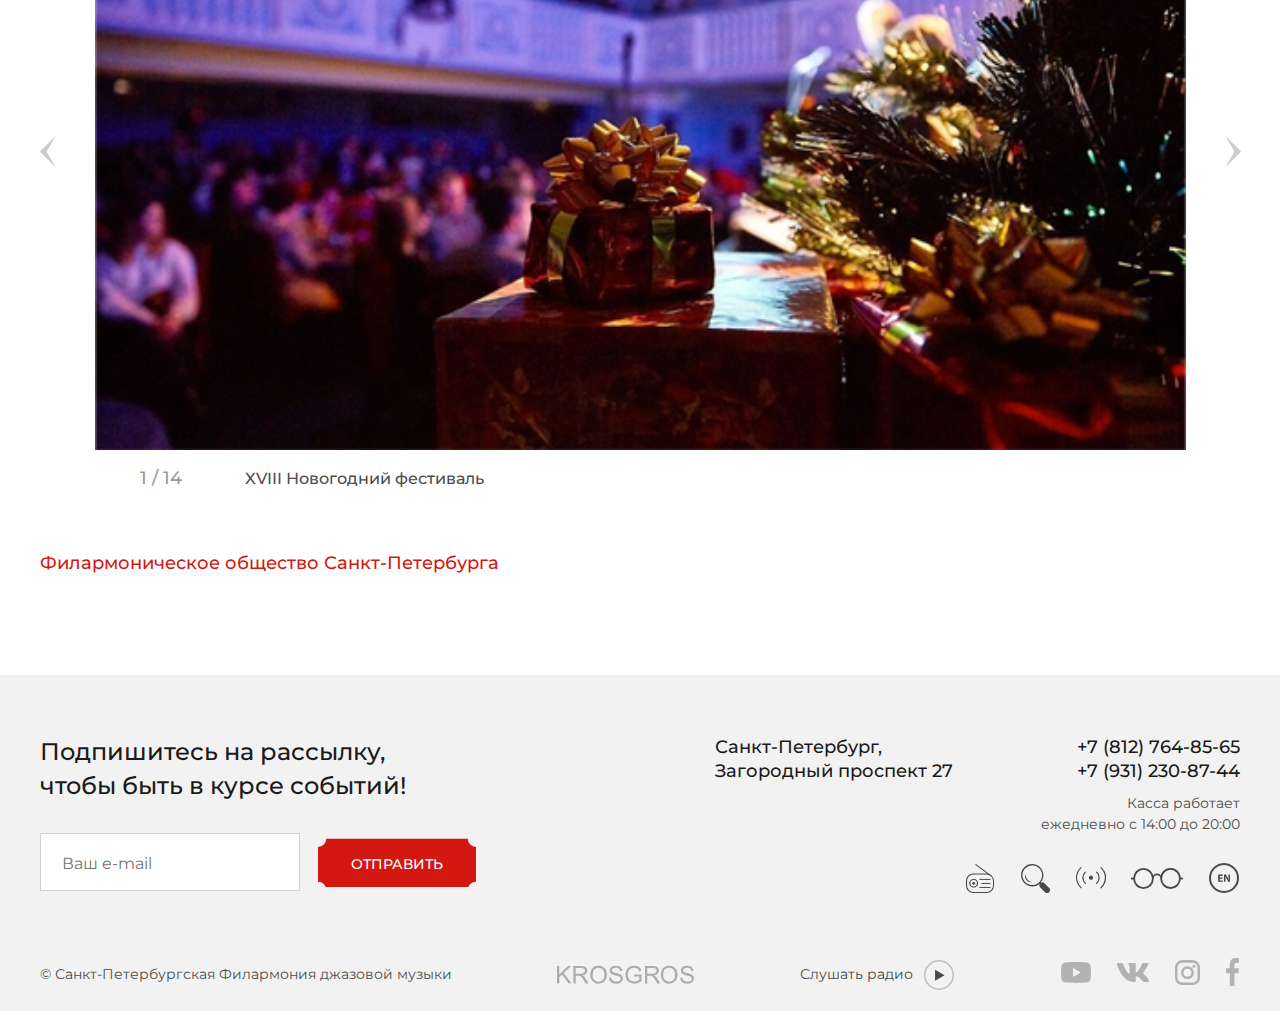
<file: musician.html>
<!DOCTYPE html>
<html lang='ru'>

<head>
    <meta charset="UTF-8">
    <meta name="viewport" content="width=device-width, initial-scale=1.0">
    <title>Jazz</title>
    <link rel="stylesheet" href="css/style.css">
    <link
        href="https://fonts.googleapis.com/css2?family=Montserrat:wght@100;200;300;400;500;600;700;800;900&display=swap"
        rel="stylesheet">
    <link rel="stylesheet" href="js/slick/slick.css">
</head>

<body>
    <div class="wrapper wrapper-inner wrapper-musician">
        <header class="header">
            <div class="header__wrap">
                <a href="#" class="header__logo">
                    <img src="img/logo_copy.svg" alt="Логотип">
                </a>
                <button class="header__burger-btn">
                    <img src="img/burger.png" alt="Меню">
                    Меню
                </button>
                <nav class="header__nav">
                    <button class="header__nav-close">
                        <img src="img/close.svg" alt="Закрыть">
                    </button>
                    <ul>
                        <li>
                            <a href="#">
                                Филармония
                            </a>
                        </li>
                        <li>
                            <a href="afisha.html">
                                Афиша
                            </a>
                        </li>
                        <li>
                            <a href="musicians.html" class="header__nav-active">
                                Музыканты
                            </a>
                        </li>
                        <li>
                            <a href="radio.html">
                                Радио
                            </a>
                        </li>
                        <li>
                            <a href="contacts.html">
                                Контакты
                            </a>
                        </li>
                    </ul>
                </nav>
                <div class="header__contacts">
                    <a href="tel:+78127648565">
                        <svg xmlns="http://www.w3.org/2000/svg" viewBox="0 0 30 30" width="32px" height="30px">
                            <defs>
                                <style>
                                    .cls-1-h {
                                        fill: #fff;
                                    }
                                </style>
                            </defs>
                            <path class="cls-1-h"
                                d="M13.26,21.07a8.21,8.21,0,0,1,.21-2.62,1.14,1.14,0,0,0-.33-1.11l-1.38-1.53A9.18,9.18,0,0,1,15.5,11.4l1.7,1.08a1.16,1.16,0,0,0,1.19.18A8.21,8.21,0,0,1,20.94,12a1.15,1.15,0,0,0,1-1.23l-.22-2.66A1.14,1.14,0,0,0,20.54,7.1,13.35,13.35,0,0,0,8.34,21.47a1.14,1.14,0,0,0,1.23,1.05l2.65-.22A1.13,1.13,0,0,0,13.26,21.07Z" />
                            <path class="cls-1-h"
                                d="M15,30A15,15,0,1,1,30,15,15,15,0,0,1,15,30ZM15,1A14,14,0,1,0,29,15,14,14,0,0,0,15,1Z" />
                        </svg>
                        <span>8 (812) 764-85-65</span>
                    </a>
                    <p>
                        Касса с 14:00 до 20:00
                    </p>
                </div>
            </div>
        </header>
        <main class="main">
            <ul class="breadcrumb">
                <li><a href="index.html">Главная</a></li>
                <li><a href="musicians.html">Музыканты</a></li>
                <li class="breadcrumb__active">Народный артист России
                    Давид Голощёкин</li>
            </ul>
            <div class="musician">
                <h1>
                    Народный артист России
                    Давид Голощёкин
                </h1>
                <div class="musician__text musician__text-hide">
                    <img src="img/mphoto.jpg" alt="Фото">
                    <p>
                        Давид Голощёкин – народный артист России, джазовый музыкант-мультиинструменталист, автор
                        композиций, аранжировщик, основатель и художественный руководитель Филармонии джазовой музыки.
                    </p>
                    <p>
                        Автор и ведущий многих радиопередач о джазе. Профессор Российского государственного
                        педагогического университета им. А.И. Герцена.
                    </p>
                    <div class="musician__text-slider">
                        <img src="img/mph1.jpg" alt="Фото">
                        <img src="img/mph2.jpg" alt="Фото">
                        <img src="img/mph3.jpg" alt="Фото">
                    </div>
                    <p>
                        Один из самых авторитетных в Санкт-Петербурге джазовых музыкантов; известный в нашей стране и за
                        рубежом виртуоз-импровизатор, получивший всемирное признание. Яркий представитель классической
                        ветви современного джаза (современный мейнстрим). Играет на скрипке, фортепиано, электрооргане,
                        вибрафоне, флюгельгорне, тенор-саксофоне, контрабасе и других инструментах.
                    </p>
                    <h3>
                        Ансамбли и группы
                    </h3>
                    <p>
                        Более 55 лет маэстро на джазовой сцене. Его увлечение джазом началось с 15 лет, когда Давид
                        Голощёкин учился в специальной музыкальной школе-десятилетке при Ленинградской консерватории.
                        Важным этапом становления Давида Голощёкина как джазового музыканта стала работа в знаменитом
                        оркестре Иосифа Вайнштейна. Затем последовали гастроли, приглашения на джазовые фестивали. С
                        1968 г. Давид Голощёкин - руководитель Ансамбля джазовой музыки, с которым объездил почти весь
                        мир.
                    </p>
                    <p>
                        В квинтете-секстете Д.Голощёкина в разное время играли лучшие ленинградские музыканты:
                        саксофонисты Михаил Костюшкин, Валерий Зуйков, Игорь Бутман, гитарист Андрей Рябов,
                        контрабасисты Эдуард Москалёв, Дмитрий Колесник и многие другие. Почти все петербургские молодые
                        музыканты начинали свою карьеру в его ансамбле.
                    </p>
                    <div class="musician__text-box">
                        <img src="img/mph4.jpg" alt="Фото">
                        <p>
                            Кроме того, в 90-е годы возник квартет Давида Голощёкина «Четверо», в актуальном составе
                            которого играют московские музыканты: барабанщик Виктор Епанешников, контрабасист Сергей
                            Васильев и пианист Алексей Подымкин. На многих фестивалях Давид Голощёкин выступает как
                            приглашенный солист.
                        </p>
                    </div>
                    <h3>
                        Записи
                    </h3>
                    <p>
                        С джаз-оркестром Иосифа Вайнштейна на фестивальных пластинках:
                    </p>
                    <ol>
                        <li>
                            «Джаз-84»
                        </li>
                        <li>
                            «Тбилиси-86»
                        </li>
                        <li>
                            «Осенние ритмы-87»
                        </li>
                        <li>
                            «Джаз у старой крепости-98»
                        </li>
                    </ol>
                    <p>
                        В сборных альбомах:
                    </p>
                    <ul>
                        <li>
                            Джаз-ансамбли Ленинграда (1980)
                        </li>
                        <li>
                            Джазовые пианисты Ленинграда (1987)
                        </li>
                    </ul>
                </div>
                <button class="musician__btn-more">Показать ещё</button>
            </div>
            <div class="musician__slider-wrap musician__slider-wrap-musician">
                <div class="musician__trap"></div>
                <div class="musician__slider">
                    <div class="musician__slider-item">
                        <img src="img/mph211.jpg" alt="Фото">
                    </div>
                    <div class="musician__slider-item">
                        <img src="img/ph2.jpg" alt="Фото">
                    </div>
                    <div class="musician__slider-item">
                        <img src="img/ph3.jpg" alt="Фото">
                    </div>
                    <div class="musician__slider-item">
                        <img src="img/imgs.jpg" alt="Фото">
                    </div>
                    <div class="musician__slider-item">
                        <img src="img/ph2.jpg" alt="Фото">
                    </div>
                    <div class="musician__slider-item">
                        <img src="img/ph3.jpg" alt="Фото">
                    </div>
                    <div class="musician__slider-item">
                        <img src="img/imgs.jpg" alt="Фото">
                    </div>
                    <div class="musician__slider-item">
                        <img src="img/imgs.jpg" alt="Фото">
                    </div>
                    <div class="musician__slider-item">
                        <img src="img/imgs.jpg" alt="Фото">
                    </div>
                    <div class="musician__slider-item">
                        <img src="img/ph2.jpg" alt="Фото">
                    </div>
                    <div class="musician__slider-item">
                        <img src="img/ph3.jpg" alt="Фото">
                    </div>
                    <div class="musician__slider-item">
                        <img src="img/ph2.jpg" alt="Фото">
                    </div>
                    <div class="musician__slider-item">
                        <img src="img/ph3.jpg" alt="Фото">
                    </div>
                    <div class="musician__slider-item">
                        <img src="img/ph2.jpg" alt="Фото">
                    </div>
                </div>
                <p>
                    XVIII Новогодний фестиваль
                </p>
            </div>
            <a href="#" class="musician__link-more">
                Филармоническое общество Санкт-Петербурга
            </a>
        </main>
        <footer class="footer">
            <div class="footer__search">
                <p>
                    Поиск
                </p>
                <form class="footer__search-form">
                    <label for="footer-search">
                        <input type="text" id="footer-search" placeholder="Что искать?">
                    </label>
                    <button type="button">
                        Искать!
                    </button>
                </form>
            </div>
            <div class="footer__top">
                <form class="footer__form">
                    <p class="footer__form-name">
                        Подпишитесь на рассылку,
                        чтобы быть в курсе событий!
                    </p>
                    <div class="footer__form-body">
                        <label for="footer-sub">
                            <input id="footer-sub" type="text" class="footer__sub" placeholder="Ваш e-mail">
                        </label>
                        <button type="button" onclick="formVal()">
                            Отправить
                        </button>
                    </div>
                    <p class="footer__form-thanks">
                        Ура! Ваша подписка оформлена!
                    </p>
                </form>
                <div class="footer__mob-under">
                    <a href="#">
                        Санкт-Петербург,
                        Загородный проспект 27
                    </a>
                    <div class="footer__mob-social">
                        <a href="#">
                            <svg id="Layer_10" data-name="Layer 10" xmlns="http://www.w3.org/2000/svg"
                                viewBox="0 0 30 21" width="32px" height="21px">
                                <path
                                    d="M29.35,3.29A3.8,3.8,0,0,0,26.69.63C24.36,0,15,0,15,0S5.6,0,3.27.65A3.77,3.77,0,0,0,.62,3.31,39.08,39.08,0,0,0,0,10.5a38.17,38.17,0,0,0,.64,7.21,3.77,3.77,0,0,0,2.65,2.66C5.62,21,15,21,15,21s9.38,0,11.71-.63a3.77,3.77,0,0,0,2.65-2.66A38.11,38.11,0,0,0,30,10.5,39.38,39.38,0,0,0,29.35,3.29ZM12,15V6l7.78,4.5Z" />
                            </svg>
                        </a><a href="#">
                            <svg id="Layer_11" data-name="Layer 11" xmlns="http://www.w3.org/2000/svg"
                                viewBox="0 0 32 19" width="34px" height="19px">
                                <defs>
                                    <style>
                                        .cls-1 {
                                            fill-rule: evenodd;
                                        }
                                    </style>
                                </defs>

                                <path class="cls-1"
                                    d="M30.71,19h-3.5c-1.34,0-1.73-1.07-4.1-3.44-2.08-2-3-2.26-3.49-2.26-.71,0-.92.2-.92,1.2v3.14c0,.86-.27,1.36-2.5,1.36-3.7,0-7.78-2.25-10.67-6.4C1.19,6.51,0,1.92,0,1,0,.47.2,0,1.2,0H4.7c.9,0,1.23.39,1.57,1.36,1.71,5,4.6,9.35,5.78,9.35.45,0,.65-.21.65-1.34V4.21C12.57,1.84,11.31,1.65,11.31.8A.84.84,0,0,1,12.2,0h5.5c.75,0,1,.4,1,1.29V8.22c0,.74.33,1,.55,1,.44,0,.81-.26,1.63-1.07A29.33,29.33,0,0,0,25.18,1a1.53,1.53,0,0,1,1.53-1h3.5c1.05,0,1.28.54,1.05,1.29-.44,2-4.7,8-4.7,8-.38.6-.52.89,0,1.56.37.52,1.59,1.56,2.41,2.52a15.21,15.21,0,0,1,3,4.1C32.21,18.5,31.71,19,30.71,19Z" />
                            </svg>
                        </a><a href="#">
                            <svg id="Layer_12" data-name="Layer 12" xmlns="http://www.w3.org/2000/svg"
                                viewBox="0 0 25 25" width="27px" height="25px">

                                <path
                                    d="M17.55.12H7.45A7.46,7.46,0,0,0,0,7.57v10.1a7.46,7.46,0,0,0,7.45,7.45h10.1A7.46,7.46,0,0,0,25,17.67V7.57A7.46,7.46,0,0,0,17.55.12Zm4.94,17.55a4.94,4.94,0,0,1-4.94,4.93H7.45a4.94,4.94,0,0,1-4.94-4.93V7.57A4.94,4.94,0,0,1,7.45,2.63h10.1a4.93,4.93,0,0,1,4.93,4.94v10.1Z" />
                                <path
                                    d="M12.5,6.15A6.47,6.47,0,1,0,19,12.62,6.47,6.47,0,0,0,12.5,6.15Zm0,10.42a3.95,3.95,0,1,1,3.95-4A4,4,0,0,1,12.5,16.57Z" />
                                <circle cx="18.98" cy="6.2" r="1.55" />
                            </svg>
                        </a><a href="#">
                            <svg id="Layer_13" data-name="Layer 13" xmlns="http://www.w3.org/2000/svg"
                                viewBox="0 0 13 28" width="15px" height="28px">

                                <path
                                    d="M8.43,7.08v3.17h4.41l-.57,5H8.43V28H3.85V15.23H0v-5H3.85V6.58C3.85,2.32,6.17,0,9.57,0A28.9,28.9,0,0,1,13,.19V4.66H10.64C8.79,4.66,8.43,5.63,8.43,7.08Z" />
                            </svg>
                        </a>
                    </div>
                </div>
                <div>
                    <a href="tel:+78127648565">
                        +7 (812) 764-85-65
                    </a>
                    <a href="tel:+79312308744">
                        +7 (931) 230-87-44
                    </a>
                    <p>
                        Касса работает ежедневно
                        с 14:00 до 20:00
                    </p>
                    <div class="footer__social-desc">
                        <button class="footer__btn-radio">
                            <svg id="Layer_1" data-name="Layer 1" xmlns="http://www.w3.org/2000/svg" viewBox="0 0 28 29"
                                width="30px" height="29px">
                                <title>Радио</title>
                                <path
                                    d="M20.48,29h-13A7.41,7.41,0,0,1,0,21.74V16.8A7.41,7.41,0,0,1,7.52,9.54h13A7.41,7.41,0,0,1,28,16.8v4.94A7.41,7.41,0,0,1,20.48,29Zm-13-18.45A6.37,6.37,0,0,0,1.05,16.8v4.94A6.37,6.37,0,0,0,7.52,28h13A6.37,6.37,0,0,0,27,21.74V16.8a6.37,6.37,0,0,0-6.47-6.25Z" />
                                <polygon points="25.14 12.46 9.26 0.81 9.89 0 25.77 11.65 25.14 12.46" />
                                <rect x="13.48" y="14.92" width="10.95" height="1.01" />
                                <rect x="13.48" y="22.96" width="10.95" height="1.01" />
                                <rect x="15.42" y="18.94" width="9" height="1.01" />
                                <path
                                    d="M7.68,23.52a4.26,4.26,0,1,1,0-8.51,4.26,4.26,0,1,1,0,8.51Zm0-7.49a3.24,3.24,0,1,0,0,6.48,3.24,3.24,0,1,0,0-6.48Z" />
                                <ellipse cx="7.68" cy="19.27" rx="1.42" ry="1.37" />
                            </svg>
                        </button>
                        <button class="footer__btn-search">
                            <svg id="Layer_2" data-name="Layer 2" xmlns="http://www.w3.org/2000/svg" viewBox="0 0 29 29"
                                width="31px" height="29px">
                                <title>Поиск</title>
                                <rect x="20.78" y="17.48" width="5.88" height="12.49" rx="2.94"
                                    transform="translate(-9.83 23.72) rotate(-45)" />
                                <rect x="19.76" y="17.86" width="1.52" height="5.31"
                                    transform="translate(-8.5 20.52) rotate(-45)" />
                                <path
                                    d="M11.2,22.4a11.2,11.2,0,1,1,7.93-3.27A11.17,11.17,0,0,1,11.2,22.4Zm0-21a9.84,9.84,0,1,0,7,2.88A9.79,9.79,0,0,0,11.2,1.37Z" />
                                <path
                                    d="M10.73,18.16a5.65,5.65,0,0,1-3.09-.51,6.56,6.56,0,0,1-2.48-2,6.11,6.11,0,0,1-.72-6.09,10.13,10.13,0,0,0,.31,2.94A8,8,0,0,0,8,17,9.77,9.77,0,0,0,10.73,18.16Z" />
                            </svg>
                        </button>
                        <button class="footer__btn-online">
                            <svg id="Layer_3" data-name="Layer 3" xmlns="http://www.w3.org/2000/svg" viewBox="0 0 28 20"
                                width="30px" heigth="20px">
                                <title>Online трансляция</title>
                                <path
                                    d="M14,11.91a2,2,0,0,1-1.35-.51A1.94,1.94,0,0,1,12,10a1.92,1.92,0,0,1,.59-1.38,2.06,2.06,0,0,1,2.82,0A1.92,1.92,0,0,1,16,10a1.94,1.94,0,0,1-.65,1.44A2,2,0,0,1,14,11.91Z" />
                                <path
                                    d="M19.16,15.82a.55.55,0,0,1-.39-.16.51.51,0,0,1,0-.73,6.68,6.68,0,0,0,.08-9.87.5.5,0,0,1,0-.72.54.54,0,0,1,.75,0,7.87,7.87,0,0,1,1.8,2.52,7.64,7.64,0,0,1,0,6.28,7.73,7.73,0,0,1-1.85,2.55A.58.58,0,0,1,19.16,15.82Z" />
                                <path
                                    d="M8.84,15.82a.58.58,0,0,1-.36-.14,7.73,7.73,0,0,1-1.85-2.55,7.64,7.64,0,0,1,0-6.28A7.87,7.87,0,0,1,8.4,4.33a.54.54,0,0,1,.75,0,.5.5,0,0,1,0,.72,6.68,6.68,0,0,0,.08,9.87.51.51,0,0,1,0,.73A.55.55,0,0,1,8.84,15.82Z" />
                                <path
                                    d="M23.25,20a.51.51,0,0,1-.38-.16.5.5,0,0,1,0-.72A12.34,12.34,0,0,0,23,.88a.49.49,0,0,1,0-.72.53.53,0,0,1,.74,0,13.6,13.6,0,0,1,3.15,4.39,13.3,13.3,0,0,1,0,10.91,13.57,13.57,0,0,1-3.21,4.42A.54.54,0,0,1,23.25,20Z" />
                                <path
                                    d="M4.75,20a.54.54,0,0,1-.36-.14,13.57,13.57,0,0,1-3.21-4.42,13.3,13.3,0,0,1,0-10.91A13.6,13.6,0,0,1,4.31.14a.53.53,0,0,1,.74,0A.49.49,0,0,1,5,.88a12.34,12.34,0,0,0,.07,18.24.5.5,0,0,1,0,.72A.51.51,0,0,1,4.75,20Z" />
                            </svg>
                        </button>
                        <button class="footer__btn-access">
                            <svg id="Layer_4" data-name="Layer 4" xmlns="http://www.w3.org/2000/svg" viewBox="0 0 52 21"
                                width="52px" height="21px">
                                <title>Версия для слабовидящих</title>
                                <path
                                    d="M39.56,21A10.41,10.41,0,0,1,29.25,10.5a10.31,10.31,0,1,1,20.61,0A10.41,10.41,0,0,1,39.56,21Zm0-19.15a8.58,8.58,0,0,0-8.5,8.65,8.5,8.5,0,1,0,17,0A8.58,8.58,0,0,0,39.56,1.85Z" />
                                <path
                                    d="M12.44,21A10.41,10.41,0,0,1,2.14,10.5,10.41,10.41,0,0,1,12.44,0,10.41,10.41,0,0,1,22.75,10.5,10.41,10.41,0,0,1,12.44,21Zm0-19.15A8.58,8.58,0,0,0,4,10.5a8.58,8.58,0,0,0,8.49,8.65,8.58,8.58,0,0,0,8.5-8.65A8.58,8.58,0,0,0,12.44,1.85Z" />
                                <path d="M31.06,10.5H29.25a3.25,3.25,0,1,0-6.5,0H20.94a5.06,5.06,0,1,1,10.12,0Z" />
                                <rect x="48.96" y="9.58" width="3.04" height="1.85" />
                                <rect y="9.58" width="3.04" height="1.85" />
                            </svg>
                        </button>
                        <button class="footer__btn-en">
                            <svg id="Layer_5" data-name="Layer 5" xmlns="http://www.w3.org/2000/svg" viewBox="0 0 30 30"
                                width="32px" height="30px">
                                <title>English version</title>
                                <path
                                    d="M15,30A15,15,0,1,1,30,15,15,15,0,0,1,15,30ZM15,2.05A13,13,0,1,0,28,15,13,13,0,0,0,15,2.05Z" />
                                <path d="M13.53,15.76h-2.7V17.5h3v1.36H9.18V11.53h4.51v1.36H10.83v1.52h2.7Z" />
                                <path
                                    d="M15,18.86V11.53H16.9l1.53,2.69a24.05,24.05,0,0,1,1.19,2.51h0a29.73,29.73,0,0,1-.13-3.07V11.53H21v7.33H19.29L17.73,16a25.93,25.93,0,0,1-1.27-2.59h-.05c.06,1,.08,2,.08,3.21v2.21Z" />
                            </svg>
                        </button>
                    </div>
                </div>
            </div>
            <div class="footer__bottom">
                <span>
                    © Санкт-Петербургская Филармония джазовой музыки
                </span>
                <a href="#">
                    <svg xmlns="http://www.w3.org/2000/svg" viewBox="0 0 137 20">
                        <path class="cls-1-h1"
                            d="M0,18.38V1H2.3V9.61L11,1h3.12L6.77,8l7.62,10.35h-3L5.15,9.57,2.3,12.35v6Z" />
                        <path class="cls-1-h1"
                            d="M16.35,18.38V1h7.72a10.12,10.12,0,0,1,3.54.47A3.82,3.82,0,0,1,29.54,3.1a4.89,4.89,0,0,1,.73,2.63,4.38,4.38,0,0,1-1.2,3.12,6.07,6.07,0,0,1-3.71,1.61,6.24,6.24,0,0,1,1.39.87,12,12,0,0,1,1.92,2.32l3,4.73H28.8l-2.31-3.62c-.67-1-1.22-1.84-1.66-2.4a5.45,5.45,0,0,0-1.17-1.16,3.24,3.24,0,0,0-1.05-.46,6.39,6.39,0,0,0-1.28-.09H18.65v7.73Zm2.3-9.72h5a7.39,7.39,0,0,0,2.47-.33,2.59,2.59,0,0,0,1.35-1,2.82,2.82,0,0,0,.46-1.56,2.6,2.6,0,0,0-.89-2,4.22,4.22,0,0,0-2.84-.8H18.65Z" />
                        <path class="cls-1-h1"
                            d="M33.18,9.91a9.43,9.43,0,0,1,2.33-6.79,7.88,7.88,0,0,1,6-2.45,8.32,8.32,0,0,1,4.35,1.15,7.57,7.57,0,0,1,3,3.21,10.37,10.37,0,0,1,1,4.67,10.27,10.27,0,0,1-1.07,4.74,7.26,7.26,0,0,1-3,3.17,8.74,8.74,0,0,1-4.23,1.07,8.14,8.14,0,0,1-4.39-1.19,7.59,7.59,0,0,1-2.93-3.24A9.76,9.76,0,0,1,33.18,9.91Zm2.37,0a7,7,0,0,0,1.69,5,5.91,5.91,0,0,0,8.53,0,7.4,7.4,0,0,0,1.68-5.19A8.93,8.93,0,0,0,46.73,6a5.57,5.57,0,0,0-2.1-2.46,5.71,5.71,0,0,0-3.1-.87,5.87,5.87,0,0,0-4.21,1.68Q35.55,6,35.55,9.94Z" />
                        <path class="cls-1-h1"
                            d="M52,12.79l2.17-.19a4.92,4.92,0,0,0,.72,2.14,4,4,0,0,0,1.75,1.36,6.78,6.78,0,0,0,2.68.52,6.37,6.37,0,0,0,2.32-.4,3.25,3.25,0,0,0,1.51-1.07,2.55,2.55,0,0,0,.49-1.49,2.24,2.24,0,0,0-.48-1.43,3.51,3.51,0,0,0-1.56-1c-.47-.18-1.5-.46-3.1-.85a15,15,0,0,1-3.36-1.09,4.59,4.59,0,0,1-1.86-1.62,3.91,3.91,0,0,1-.61-2.16A4.52,4.52,0,0,1,53.42,3a4.69,4.69,0,0,1,2.19-1.74A8.39,8.39,0,0,1,58.8.68a8.88,8.88,0,0,1,3.42.62,5,5,0,0,1,2.27,1.84,5.25,5.25,0,0,1,.86,2.74l-2.21.17a3.56,3.56,0,0,0-1.21-2.5,4.68,4.68,0,0,0-3-.84,4.9,4.9,0,0,0-3,.77,2.3,2.3,0,0,0-1,1.84,2,2,0,0,0,.67,1.55,9.41,9.41,0,0,0,3.48,1.24A22.42,22.42,0,0,1,62.9,9.22,5.25,5.25,0,0,1,65.14,11a4.28,4.28,0,0,1,.73,2.48,4.77,4.77,0,0,1-.8,2.62A5.26,5.26,0,0,1,62.79,18a8.07,8.07,0,0,1-3.36.68,10,10,0,0,1-4-.69A5.54,5.54,0,0,1,53,15.92,5.81,5.81,0,0,1,52,12.79Z" />
                        <path class="cls-1-h1"
                            d="M77.16,11.56V9.51h7.38V16A13.29,13.29,0,0,1,81,18a10.45,10.45,0,0,1-3.7.68,9.77,9.77,0,0,1-4.66-1.1,7.3,7.3,0,0,1-3.17-3.17,10.08,10.08,0,0,1-1.07-4.65A10.76,10.76,0,0,1,69.5,5a7,7,0,0,1,3-3.27A9.64,9.64,0,0,1,77.15.68a9,9,0,0,1,3.41.61A5.7,5.7,0,0,1,83,3a7.7,7.7,0,0,1,1.32,2.85l-2.08.56a6.46,6.46,0,0,0-1-2.09,3.94,3.94,0,0,0-1.66-1.21,6,6,0,0,0-2.4-.46,7.09,7.09,0,0,0-2.73.48A5,5,0,0,0,72.57,4.4a6.14,6.14,0,0,0-1.1,1.72,9.13,9.13,0,0,0-.66,3.5,8.6,8.6,0,0,0,.8,3.9,5.08,5.08,0,0,0,2.33,2.32,7.23,7.23,0,0,0,3.26.76A7.78,7.78,0,0,0,80.12,16a7.8,7.8,0,0,0,2.16-1.23V11.56Z" />
                        <path class="cls-1-h1"
                            d="M88,18.38V1h7.72a10.12,10.12,0,0,1,3.54.47,3.86,3.86,0,0,1,1.93,1.65,5,5,0,0,1,.73,2.63,4.38,4.38,0,0,1-1.2,3.12A6.07,6.07,0,0,1,97,10.46a6.48,6.48,0,0,1,1.39.87,12,12,0,0,1,1.91,2.32l3,4.73h-2.9l-2.3-3.62c-.67-1-1.23-1.84-1.66-2.4a5.45,5.45,0,0,0-1.17-1.16,3.44,3.44,0,0,0-1-.46,6.44,6.44,0,0,0-1.29-.09H90.27v7.73Zm2.3-9.72h5a7.31,7.31,0,0,0,2.47-.33,2.57,2.57,0,0,0,1.36-1,2.82,2.82,0,0,0,.46-1.56,2.58,2.58,0,0,0-.9-2,4.18,4.18,0,0,0-2.83-.8H90.27Z" />
                        <path class="cls-1-h1"
                            d="M103.82,9.91a9.47,9.47,0,0,1,2.33-6.79,7.88,7.88,0,0,1,6-2.45,8.28,8.28,0,0,1,4.34,1.15,7.59,7.59,0,0,1,3,3.21,10.51,10.51,0,0,1,1,4.67,10.27,10.27,0,0,1-1.07,4.74,7.26,7.26,0,0,1-3,3.17,8.68,8.68,0,0,1-4.22,1.07,8.18,8.18,0,0,1-4.4-1.19,7.59,7.59,0,0,1-2.93-3.24A9.76,9.76,0,0,1,103.82,9.91Zm2.38,0a7,7,0,0,0,1.69,5,5.91,5.91,0,0,0,8.53,0,7.4,7.4,0,0,0,1.68-5.19A8.93,8.93,0,0,0,117.38,6a5.57,5.57,0,0,0-2.1-2.46,5.74,5.74,0,0,0-3.11-.87A5.9,5.9,0,0,0,108,4.33C106.78,5.45,106.2,7.32,106.2,9.94Z" />
                        <path class="cls-1-h1"
                            d="M123.14,12.79l2.18-.19a4.79,4.79,0,0,0,.71,2.14,4,4,0,0,0,1.76,1.36,6.69,6.69,0,0,0,2.67.52,6.37,6.37,0,0,0,2.32-.4,3.25,3.25,0,0,0,1.51-1.07,2.55,2.55,0,0,0,.49-1.49,2.24,2.24,0,0,0-.48-1.43,3.45,3.45,0,0,0-1.56-1c-.47-.18-1.5-.46-3.1-.85a15,15,0,0,1-3.36-1.09,4.66,4.66,0,0,1-1.86-1.62,3.91,3.91,0,0,1-.61-2.16A4.45,4.45,0,0,1,124.56,3a4.61,4.61,0,0,1,2.18-1.74,8.39,8.39,0,0,1,3.19-.59,8.88,8.88,0,0,1,3.42.62,5,5,0,0,1,2.27,1.84,5.25,5.25,0,0,1,.86,2.74l-2.21.17a3.56,3.56,0,0,0-1.21-2.5,4.68,4.68,0,0,0-3-.84,4.9,4.9,0,0,0-3,.77,2.3,2.3,0,0,0-1,1.84,2,2,0,0,0,.67,1.55,9.48,9.48,0,0,0,3.48,1.24A22.42,22.42,0,0,1,134,9.22,5.35,5.35,0,0,1,136.28,11a4.35,4.35,0,0,1,.72,2.48,4.77,4.77,0,0,1-.8,2.62A5.26,5.26,0,0,1,133.92,18a8,8,0,0,1-3.36.68,10,10,0,0,1-4-.69,5.54,5.54,0,0,1-2.5-2.07A5.81,5.81,0,0,1,123.14,12.79Z" />
                    </svg>
                </a>
                <p>
                    <a href="#">
                        Слушать радио
                        <span>
                            <svg xmlns="http://www.w3.org/2000/svg" viewBox="0 0 30 30" width="32px" height="30px">
                                <defs>
                                    <style>
                                        .cls-1-f {
                                            fill: #bfbfbf;
                                        }

                                        .cls-2-f {
                                            fill: #494949;
                                        }
                                    </style>
                                </defs>
                                <path class="cls-1-f"
                                    d="M15,30A15,15,0,1,1,30,15,15,15,0,0,1,15,30ZM15,1.51A13.49,13.49,0,1,0,28.49,15,13.5,13.5,0,0,0,15,1.51Z" />
                                <polygon class="cls-2-f"
                                    points="20.56 15.18 15.8 17.93 11.04 20.67 11.04 15.18 11.04 9.69 15.8 12.43 20.56 15.18" />
                            </svg>
                        </span>
                    </a>
                    <a href="#">
                        Online трансляция
                        <svg id="Layer_12" data-name="Layer 2" xmlns="http://www.w3.org/2000/svg" viewBox="0 0 30 20"
                            width="30px" heigth="20px">
                            <path
                                d="M14,11.91a2,2,0,0,1-1.35-.51A1.94,1.94,0,0,1,12,10a1.92,1.92,0,0,1,.59-1.38,2.06,2.06,0,0,1,2.82,0A1.92,1.92,0,0,1,16,10a1.94,1.94,0,0,1-.65,1.44A2,2,0,0,1,14,11.91Z" />
                            <path
                                d="M19.16,15.82a.55.55,0,0,1-.39-.16.51.51,0,0,1,0-.73,6.68,6.68,0,0,0,.08-9.87.5.5,0,0,1,0-.72.54.54,0,0,1,.75,0,7.87,7.87,0,0,1,1.8,2.52,7.64,7.64,0,0,1,0,6.28,7.73,7.73,0,0,1-1.85,2.55A.58.58,0,0,1,19.16,15.82Z" />
                            <path
                                d="M8.84,15.82a.58.58,0,0,1-.36-.14,7.73,7.73,0,0,1-1.85-2.55,7.64,7.64,0,0,1,0-6.28A7.87,7.87,0,0,1,8.4,4.33a.54.54,0,0,1,.75,0,.5.5,0,0,1,0,.72,6.68,6.68,0,0,0,.08,9.87.51.51,0,0,1,0,.73A.55.55,0,0,1,8.84,15.82Z" />
                            <path
                                d="M23.25,20a.51.51,0,0,1-.38-.16.5.5,0,0,1,0-.72A12.34,12.34,0,0,0,23,.88a.49.49,0,0,1,0-.72.53.53,0,0,1,.74,0,13.6,13.6,0,0,1,3.15,4.39,13.3,13.3,0,0,1,0,10.91,13.57,13.57,0,0,1-3.21,4.42A.54.54,0,0,1,23.25,20Z" />
                            <path
                                d="M4.75,20a.54.54,0,0,1-.36-.14,13.57,13.57,0,0,1-3.21-4.42,13.3,13.3,0,0,1,0-10.91A13.6,13.6,0,0,1,4.31.14a.53.53,0,0,1,.74,0A.49.49,0,0,1,5,.88a12.34,12.34,0,0,0,.07,18.24.5.5,0,0,1,0,.72A.51.51,0,0,1,4.75,20Z" />
                        </svg>
                    </a>
                </p>
                <div class="footer__desctop-social">
                    <a href="#">
                        <svg id="Layer_6" data-name="Layer 6" xmlns="http://www.w3.org/2000/svg" viewBox="0 0 30 21"
                            width="32px" height="21px">
                            <path
                                d="M29.35,3.29A3.8,3.8,0,0,0,26.69.63C24.36,0,15,0,15,0S5.6,0,3.27.65A3.77,3.77,0,0,0,.62,3.31,39.08,39.08,0,0,0,0,10.5a38.17,38.17,0,0,0,.64,7.21,3.77,3.77,0,0,0,2.65,2.66C5.62,21,15,21,15,21s9.38,0,11.71-.63a3.77,3.77,0,0,0,2.65-2.66A38.11,38.11,0,0,0,30,10.5,39.38,39.38,0,0,0,29.35,3.29ZM12,15V6l7.78,4.5Z" />
                        </svg>
                    </a>
                    <a href="#">
                        <svg id="Layer_7" data-name="Layer 7" xmlns="http://www.w3.org/2000/svg" viewBox="0 0 32 19"
                            width="34px" height="19px">
                            <defs>
                                <style>
                                    .cls-1 {
                                        fill-rule: evenodd;
                                    }
                                </style>
                            </defs>
                            <path class="cls-1"
                                d="M30.71,19h-3.5c-1.34,0-1.73-1.07-4.1-3.44-2.08-2-3-2.26-3.49-2.26-.71,0-.92.2-.92,1.2v3.14c0,.86-.27,1.36-2.5,1.36-3.7,0-7.78-2.25-10.67-6.4C1.19,6.51,0,1.92,0,1,0,.47.2,0,1.2,0H4.7c.9,0,1.23.39,1.57,1.36,1.71,5,4.6,9.35,5.78,9.35.45,0,.65-.21.65-1.34V4.21C12.57,1.84,11.31,1.65,11.31.8A.84.84,0,0,1,12.2,0h5.5c.75,0,1,.4,1,1.29V8.22c0,.74.33,1,.55,1,.44,0,.81-.26,1.63-1.07A29.33,29.33,0,0,0,25.18,1a1.53,1.53,0,0,1,1.53-1h3.5c1.05,0,1.28.54,1.05,1.29-.44,2-4.7,8-4.7,8-.38.6-.52.89,0,1.56.37.52,1.59,1.56,2.41,2.52a15.21,15.21,0,0,1,3,4.1C32.21,18.5,31.71,19,30.71,19Z" />
                        </svg>
                    </a>
                    <a href="#">
                        <svg id="Layer_8" data-name="Layer 8" xmlns="http://www.w3.org/2000/svg" viewBox="0 0 25 25"
                            width="27px" height="25px">
                            <path
                                d="M17.55.12H7.45A7.46,7.46,0,0,0,0,7.57v10.1a7.46,7.46,0,0,0,7.45,7.45h10.1A7.46,7.46,0,0,0,25,17.67V7.57A7.46,7.46,0,0,0,17.55.12Zm4.94,17.55a4.94,4.94,0,0,1-4.94,4.93H7.45a4.94,4.94,0,0,1-4.94-4.93V7.57A4.94,4.94,0,0,1,7.45,2.63h10.1a4.93,4.93,0,0,1,4.93,4.94v10.1Z" />
                            <path
                                d="M12.5,6.15A6.47,6.47,0,1,0,19,12.62,6.47,6.47,0,0,0,12.5,6.15Zm0,10.42a3.95,3.95,0,1,1,3.95-4A4,4,0,0,1,12.5,16.57Z" />
                            <circle cx="18.98" cy="6.2" r="1.55" />
                        </svg>
                    </a>
                    <a href="#">
                        <svg id="Layer_9" data-name="Layer 9" xmlns="http://www.w3.org/2000/svg" viewBox="0 0 13 28"
                            width="15px" height="28px">
                            <path
                                d="M8.43,7.08v3.17h4.41l-.57,5H8.43V28H3.85V15.23H0v-5H3.85V6.58C3.85,2.32,6.17,0,9.57,0A28.9,28.9,0,0,1,13,.19V4.66H10.64C8.79,4.66,8.43,5.63,8.43,7.08Z" />
                        </svg>
                    </a>
                </div>
            </div>
        </footer>
        <div class="access-bar">
            <div class="access-bar__font">
                <p>
                    Размер шрифта
                </p>
                <input class="access-bar-font-input" type="radio" id="font-sm" name="access-font">
                <label class="access-bar__font-item access-bar__font-item-sm" for="font-sm">
                    A
                </label>
                <input class="access-bar-font-input" type="radio" id="font-m" name="access-font">
                <label class="access-bar__font-item access-bar__font-item-m" for="font-m">
                    A
                </label>
                <input class="access-bar-font-input" type="radio" id="font-b" name="access-font">
                <label class="access-bar__font-item access-bar__font-item-b" for="font-b">
                    A
                </label>
            </div>
            <div class="access-bar__back">
                <p>
                    Фон
                </p>
                <input class="access-bar__back-input" type="radio" id="back-w" name="access-back">
                <label class="access-bar__back-item access-bar__back-item-w" for="back-w">
                    ●
                </label>
                <input class="access-bar__back-input" type="radio" id="back-b" name="access-back">
                <label class="access-bar__back-item access-bar__back-item-b" for="back-b">
                    ●
                </label>
                <input class="access-bar__back-input" type="radio" id="back-bl" name="access-back">
                <label class="access-bar__back-item access-bar__back-item-bl" for="back-bl">
                    ●
                </label>
            </div>
            <div class="access-bar__img">
                <p>
                    Изображения
                </p>
                <input class="access-bar__img-input" type="radio" id="img-on" name="access-img">
                <label class="access-bar__img-item access-bar__img-item-on" for="img-on">
                    Вкл
                </label>
                <input class="access-bar__img-input" type="radio" id="img-off" name="access-img">
                <label class="access-bar__img-item access-bar__img-item-off" for="img-off">
                    Выкл
                </label>
            </div>
            <button class="access-bar__exit">
                <span>Вернуть к обычному режиму </span><img src="img/close.svg" alt="Закрыть">
            </button>

        </div>
    </div>
    <script src="js/index.js"></script>
    <script src="js/jq.js"></script>
    <script src="js/slick/slick.min.js"></script>
    <script src="js/jq-index.js"></script>
</body>

</html>
</file>
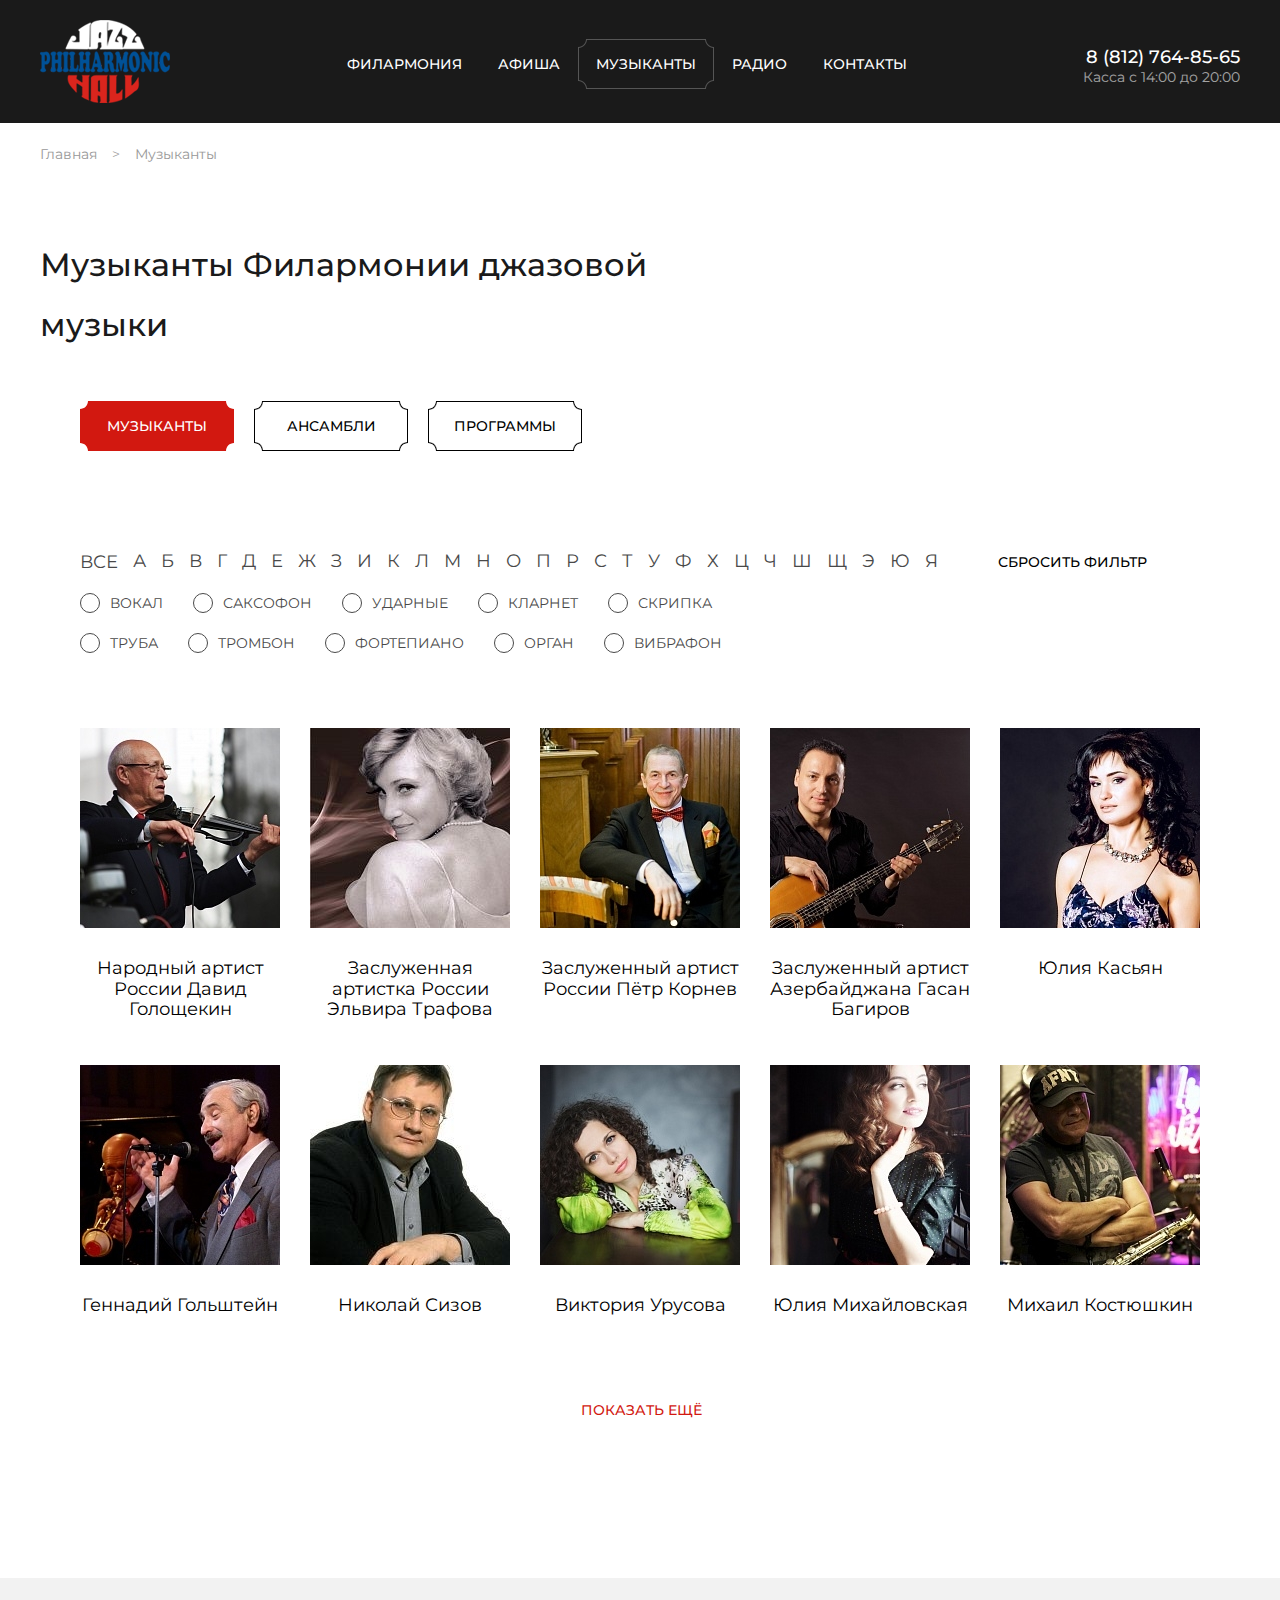
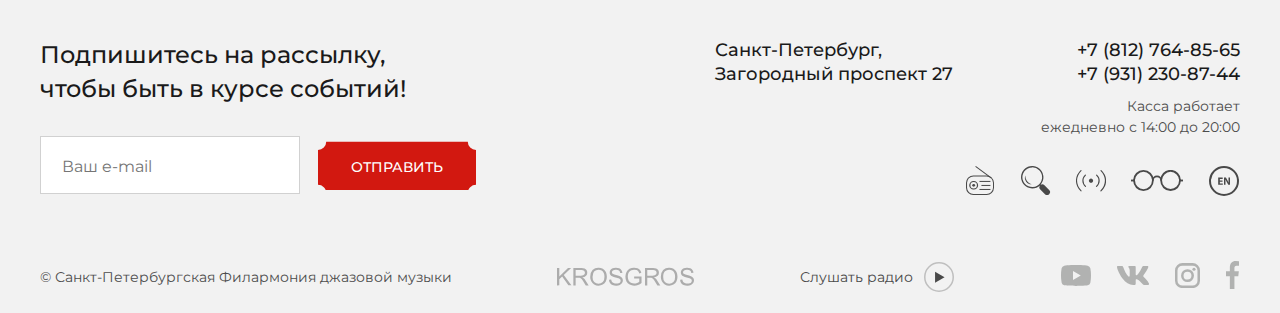
<file: musicians.html>
<!DOCTYPE html>
<html lang='ru'>

<head>
    <meta charset="UTF-8">
    <meta name="viewport" content="width=device-width, initial-scale=1.0">
    <title>Jazz</title>
    <link rel="stylesheet" href="css/style.css">
    <link
        href="https://fonts.googleapis.com/css2?family=Montserrat:wght@100;200;300;400;500;600;700;800;900&display=swap"
        rel="stylesheet">
    <link rel="stylesheet" href="js/slick/slick.css">
</head>

<body>
    <div class="wrapper wrapper-inner wrapper-musician">
        <header class="header">
            <div class="header__wrap">
                <a href="#" class="header__logo">
                    <img src="img/logo_copy.svg" alt="Логотип">
                </a>
                <button class="header__burger-btn">
                    <img src="img/burger.png" alt="Меню">
                    Меню
                </button>
                <nav class="header__nav">
                    <button class="header__nav-close">
                        <img src="img/close.svg" alt="Закрыть">
                    </button>
                    <ul>
                        <li>
                            <a href="#">
                                Филармония
                            </a>
                        </li>
                        <li>
                            <a href="afisha.html">
                                Афиша
                            </a>
                        </li>
                        <li>
                            <a href="musicians.html" class="header__nav-active">
                                Музыканты
                            </a>
                        </li>
                        <li>
                            <a href="radio.html">
                                Радио
                            </a>
                        </li>
                        <li>
                            <a href="contacts.html">
                                Контакты
                            </a>
                        </li>
                    </ul>
                </nav>
                <div class="header__contacts">
                    <a href="tel:+78127648565">
                        <svg xmlns="http://www.w3.org/2000/svg" viewBox="0 0 30 30" width="32px" height="30px">
                            <defs>
                                <style>
                                    .cls-1-h {
                                        fill: #fff;
                                    }
                                </style>
                            </defs>
                            <path class="cls-1-h"
                                d="M13.26,21.07a8.21,8.21,0,0,1,.21-2.62,1.14,1.14,0,0,0-.33-1.11l-1.38-1.53A9.18,9.18,0,0,1,15.5,11.4l1.7,1.08a1.16,1.16,0,0,0,1.19.18A8.21,8.21,0,0,1,20.94,12a1.15,1.15,0,0,0,1-1.23l-.22-2.66A1.14,1.14,0,0,0,20.54,7.1,13.35,13.35,0,0,0,8.34,21.47a1.14,1.14,0,0,0,1.23,1.05l2.65-.22A1.13,1.13,0,0,0,13.26,21.07Z" />
                            <path class="cls-1-h"
                                d="M15,30A15,15,0,1,1,30,15,15,15,0,0,1,15,30ZM15,1A14,14,0,1,0,29,15,14,14,0,0,0,15,1Z" />
                        </svg>
                        <span>8 (812) 764-85-65</span>
                    </a>
                    <p>
                        Касса с 14:00 до 20:00
                    </p>
                </div>
            </div>
        </header>
        <main class="main">
            <ul class="breadcrumb">
                <li><a href="index.html">Главная</a></li>
                <li class="breadcrumb__active">Музыканты</li>
            </ul>
            <div class="musician">
                <h1>
                    Музыканты Филармонии джазовой музыки
                </h1>
                <ul class="musician__tabs">
                    <li>
                        <label class="musician__tabs-label" for="mus">Музыканты</label>
                    </li>
                    <li>
                        <label class="musician__tabs-label" for="ans">Ансамбли</label>
                    </li>
                    <li>
                        <label class="musician__tabs-label" for="progs">Программы</label>
                    </li>
                </ul>
                <input class="musician__input" type="radio" name="musician-tabs" id="mus" checked>
                <div class="musician__body musician__body0">
                    <div class="musician__body-filter">
                        <div class="musician__body-filter-letter">
                            <button>
                                ВСЕ
                            </button>
                            <div class="musician__body-filter-letter-inner">
                                <input type="checkbox" name="body0-letter" id="body0letter0">
                                <label for="body0letter0">А

                                </label>
                                <input type="checkbox" name="body0-letter" id="body0letter1">
                                <label for="body0letter1">Б

                                </label>
                                <input type="checkbox" name="body0-letter" id="body0letter2">
                                <label for="body0letter2">В

                                </label>
                                <input type="checkbox" name="body0-letter" id="body0letter3">
                                <label for="body0letter3">Г

                                </label>
                                <input type="checkbox" name="body0-letter" id="body0letter4">
                                <label for="body0letter4">Д

                                </label>
                                <input type="checkbox" name="body0-letter" id="body0letter5">
                                <label for="body0letter5">Е

                                </label>
                                <input type="checkbox" name="body0-letter" id="body0letter6">
                                <label for="body0letter6">Ж

                                </label>
                                <input type="checkbox" name="body0-letter" id="body0letter7">
                                <label for="body0letter7">З

                                </label>
                                <input type="checkbox" name="body0-letter" id="body0letter8">
                                <label for="body0letter8">И

                                </label>
                                <input type="checkbox" name="body0-letter" id="body0letter9">
                                <label for="body0letter9">К

                                </label>
                                <input type="checkbox" name="body0-letter" id="body0letter10">
                                <label for="body0letter10">Л

                                </label>
                                <input type="checkbox" name="body0-letter" id="body0letter11">
                                <label for="body0letter11">М

                                </label>
                                <input type="checkbox" name="body0-letter" id="body0letter12">
                                <label for="body0letter12">Н

                                </label>
                                <input type="checkbox" name="body0-letter" id="body0letter13">
                                <label for="body0letter13">О

                                </label>
                                <input type="checkbox" name="body0-letter" id="body0letter14">
                                <label for="body0letter14">П

                                </label>
                                <input type="checkbox" name="body0-letter" id="body0letter15">
                                <label for="body0letter15">Р

                                </label>
                                <input type="checkbox" name="body0-letter" id="body0letter16">
                                <label for="body0letter16">С

                                </label>
                                <input type="checkbox" name="body0-letter" id="body0letter17">
                                <label for="body0letter17">Т

                                </label>
                                <input type="checkbox" name="body0-letter" id="body0letter18">
                                <label for="body0letter18">У

                                </label>
                                <input type="checkbox" name="body0-letter" id="body0letter19">
                                <label for="body0letter19">Ф

                                </label>
                                <input type="checkbox" name="body0-letter" id="body0letter20">
                                <label for="body0letter20">Х

                                </label>
                                <input type="checkbox" name="body0-letter" id="body0letter21">
                                <label for="body0letter21">Ц

                                </label>
                                <input type="checkbox" name="body0-letter" id="body0letter22">
                                <label for="body0letter22">Ч

                                </label>
                                <input type="checkbox" name="body0-letter" id="body0letter23">
                                <label for="body0letter23">Ш

                                </label>
                                <input type="checkbox" name="body0-letter" id="body0letter24">
                                <label for="body0letter24">Щ

                                </label>
                                <input type="checkbox" name="body0-letter" id="body0letter25">
                                <label for="body0letter25">Э

                                </label>
                                <input type="checkbox" name="body0-letter" id="body0letter26">
                                <label for="body0letter26">Ю

                                </label>
                                <input type="checkbox" name="body0-letter" id="body0letter27">
                                <label for="body0letter27">Я

                                </label>
                            </div>
                            <button>
                                Сбросить фильтр
                            </button>
                        </div>
                        <div class="musician__body-filter-genre">
                            <input type="checkbox" name="genref0" id="genref00">
                            <label for="genref00">
                                Вокал
                            </label>

                            <input type="checkbox" name="genref0" id="genref01"> <label for="genref01">
                                Саксофон
                            </label>

                            <input type="checkbox" name="genref0" id="genref02"> <label for="genref02">
                                Ударные
                            </label>

                            <input type="checkbox" name="genref0" id="genref03"> <label for="genref03">
                                Кларнет
                            </label>

                            <input type="checkbox" name="genref0" id="genref04"> <label for="genref04">
                                Скрипка
                            </label>

                            <input type="checkbox" name="genref0" id="genref05"> <label for="genref05">
                                Труба
                            </label>

                            <input type="checkbox" name="genref0" id="genref06"> <label for="genref06">
                                Тромбон
                            </label>

                            <input type="checkbox" name="genref0" id="genref07"> <label for="genref07">
                                Фортепиано
                            </label>

                            <input type="checkbox" name="genref0" id="genref08"> <label for="genref08">
                                Орган
                            </label>

                            <input type="checkbox" name="genref0" id="genref09"> <label for="genref09">
                                Вибрафон
                            </label>
                        </div>
                        <button class="musician__filter-res">
                            Сбросить фильтр
                        </button>
                    </div>
                    <ul class="musician__body-list">
                        <li>
                            <a href="#">
                                <img src="img/m-pic.jpg" alt="Фото">
                                <span>
                                    Народный артист России Давид Голощекин
                                </span>
                            </a>
                        </li>
                        <li>
                            <a href="#">
                                <img src="img/m-pic0.jpg" alt="Фото">
                                <span>
                                    Заслуженная артистка России Эльвира Трафова
                                </span>
                            </a>
                        </li>
                        <li>
                            <a href="#">
                                <img src="img/m-pic1.jpg" alt="Фото">
                                <span>
                                    Заслуженный артист России Пётр Корнев
                                </span>
                            </a>
                        </li>
                        <li>
                            <a href="#">
                                <img src="img/m-pic2.jpg" alt="Фото">
                                <span>
                                    Заслуженный артист Азербайджана Гасан Багиров
                                </span>
                            </a>
                        </li>
                        <li>
                            <a href="#">
                                <img src="img/m-pic3.jpg" alt="Фото">
                                <span>
                                    Юлия Касьян
                                </span>
                            </a>
                        </li>
                        <li>
                            <a href="#">
                                <img src="img/m-pic4.jpg" alt="Фото">
                                <span>
                                    Геннадий Гольштейн
                                </span>
                            </a>
                        </li>
                        <li>
                            <a href="#">
                                <img src="img/m-pic5.jpg" alt="Фото">
                                <span>
                                    Николай Сизов
                                </span>
                            </a>
                        </li>
                        <li>
                            <a href="#">
                                <img src="img/m-pic51.jpg" alt="Фото">
                                <span>
                                    Виктория Урусова
                                </span>
                            </a>
                        </li>
                        <li>
                            <a href="#">
                                <img src="img/m-pic6.jpg" alt="Фото">
                                <span>
                                    Юлия Михайловская
                                </span>
                            </a>
                        </li>
                        <li>
                            <a href="#">
                                <img src="img/m-pic7.jpg" alt="Фото">
                                <span>
                                    Михаил Костюшкин
                                </span>
                            </a>
                        </li>
                        <li>
                            <a href="#">
                                <img src="img/m-pic51.jpg" alt="Фото">
                                <span>
                                    Народный артист России Давид Голощекин
                                </span>
                            </a>
                        </li>
                        <li>
                            <a href="#">
                                <img src="img/m-pic6.jpg" alt="Фото">
                                <span>
                                    Народный артист России Давид Голощекин
                                </span>
                            </a>
                        </li>
                        <li>
                            <a href="#">
                                <img src="img/m-pic7.jpg" alt="Фото">
                                <span>
                                    Народный артист России Давид Голощекин
                                </span>
                            </a>
                        </li>
                    </ul>
                    <button class="musician__more">
                        Показать ещё
                    </button>
                </div>
                <input class="musician__input" type="radio" name="musician-tabs" id="ans">
                <div class="musician__body musician__body1">
                    <div class="musician__body-filter">
                        <div class="musician__body-filter-letter">
                            <button>
                                ВСЕ
                            </button>
                            <div class="musician__body-filter-letter-inner">
                                <input type="checkbox" name="body1-letter" id="body1letter0">
                                <label for="body1letter0">A
                                </label>

                                <input type="checkbox" name="body1-letter" id="body1letter1"> <label
                                    for="body1letter1">B
                                </label>

                                <input type="checkbox" name="body1-letter" id="body1letter2"> <label
                                    for="body1letter2">C
                                </label>

                                <input type="checkbox" name="body1-letter" id="body1letter3"> <label
                                    for="body1letter3">E
                                </label>

                                <input type="checkbox" name="body1-letter" id="body1letter4"> <label
                                    for="body1letter4">J
                                </label>

                                <input type="checkbox" name="body1-letter" id="body1letter5"> <label
                                    for="body1letter5">K
                                </label>

                                <input type="checkbox" name="body1-letter" id="body1letter6"> <label
                                    for="body1letter6">M
                                </label>

                                <input type="checkbox" name="body1-letter" id="body1letter7"> <label
                                    for="body1letter7">O
                                </label>

                                <input type="checkbox" name="body1-letter" id="body1letter8"> <label
                                    for="body1letter8">P
                                </label>

                                <input type="checkbox" name="body1-letter" id="body1letter9"> <label
                                    for="body1letter9">R
                                </label>

                                <input type="checkbox" name="body1-letter" id="body1letter10"> <label
                                    for="body1letter10">S
                                </label>

                                <input type="checkbox" name="body1-letter" id="body1letter11"> <label
                                    for="body1letter11">А
                                </label>

                                <input type="checkbox" name="body1-letter" id="body1letter12"> <label
                                    for="body1letter12">Б
                                </label>

                                <input type="checkbox" name="body1-letter" id="body1letter13"> <label
                                    for="body1letter13">Г
                                </label>

                                <input type="checkbox" name="body1-letter" id="body1letter14"> <label
                                    for="body1letter14">Д
                                </label>

                                <input type="checkbox" name="body1-letter" id="body1letter15"> <label
                                    for="body1letter15">З
                                </label>

                                <input type="checkbox" name="body1-letter" id="body1letter16"> <label
                                    for="body1letter16">К
                                </label>

                                <input type="checkbox" name="body1-letter" id="body1letter17"> <label
                                    for="body1letter17">Л
                                </label>

                                <input type="checkbox" name="body1-letter" id="body1letter18"> <label
                                    for="body1letter18">М
                                </label>

                                <input type="checkbox" name="body1-letter" id="body1letter19"> <label
                                    for="body1letter19">П
                                </label>

                                <input type="checkbox" name="body1-letter" id="body1letter20"> <label
                                    for="body1letter20">С
                                </label>

                                <input type="checkbox" name="body1-letter" id="body1letter21"> <label
                                    for="body1letter21">У
                                </label>
                            </div>
                            <button>
                                Сбросить фильтр
                            </button>
                        </div>
                        <div class="musician__body-filter-genre">

                            <input type="checkbox" name="genref1" id="genref10"> <label for="genref10">
                                Биг-бенд
                            </label>
                            <input type="checkbox" name="genref1" id="genref11">
                            <label for="genref11">
                                Квинтет
                            </label>
                            <input type="checkbox" name="genref1" id="genref12">
                            <label for="genref12">
                                Квартет
                            </label>

                            <input type="checkbox" name="genref1" id="genref13"> <label for="genref13">
                                Диксиленд
                            </label>
                        </div>
                        <button class="musician__filter-res">
                            Сбросить фильтр
                        </button>
                    </div>
                    <ul class="musician__body-list">
                        <li>
                            <a href="#">
                                <img src="img/m-pic.jpg" alt="Фото">
                                <span>
                                    Народный артист России Давид Голощекин
                                </span>
                            </a>
                        </li>
                        <li>
                            <a href="#">
                                <img src="img/m-pic0.jpg" alt="Фото">
                                <span>
                                    Народный артист России Давид Голощекин
                                </span>
                            </a>
                        </li>
                        <li>
                            <a href="#">
                                <img src="img/m-pic1.jpg" alt="Фото">
                                <span>
                                    Народный артист России Давид Голощекин
                                </span>
                            </a>
                        </li>
                        <li>
                            <a href="#">
                                <img src="img/m-pic2.jpg" alt="Фото">
                                <span>
                                    Народный артист России Давид Голощекин
                                </span>
                            </a>
                        </li>
                        <li>
                            <a href="#">
                                <img src="img/m-pic3.jpg" alt="Фото">
                                <span>
                                    Народный артист России Давид Голощекин
                                </span>
                            </a>
                        </li>
                        <li>
                            <a href="#">
                                <img src="img/m-pic4.jpg" alt="Фото">
                                <span>
                                    Народный артист России Давид Голощекин
                                </span>
                            </a>
                        </li>
                        <li>
                            <a href="#">
                                <img src="img/m-pic5.jpg" alt="Фото">
                                <span>
                                    Народный артист России Давид Голощекин
                                </span>
                            </a>
                        </li>
                        <li>
                            <a href="#">
                                <img src="img/m-pic51.jpg" alt="Фото">
                                <span>
                                    Народный артист России Давид Голощекин
                                </span>
                            </a>
                        </li>
                        <li>
                            <a href="#">
                                <img src="img/m-pic6.jpg" alt="Фото">
                                <span>
                                    Народный артист России Давид Голощекин
                                </span>
                            </a>
                        </li>
                        <li>
                            <a href="#">
                                <img src="img/m-pic7.jpg" alt="Фото">
                                <span>
                                    Народный артист России Давид Голощекин
                                </span>
                            </a>
                        </li>
                    </ul>
                    <button class="musician__more">
                        Показать ещё
                    </button>
                </div>
                <input class="musician__input" type="radio" name="musician-tabs" id="progs">
                <div class="musician__body musician__body2">
                    <div class="musician__body-filter">
                        <div class="musician__body-filter-letter">
                            <button>
                                ВСЕ
                            </button>
                            <div class="musician__body-filter-letter-inner">
                                <input type="checkbox" name="body2-letter" id="body2letter0"><label for="body2letter0">А

                                </label>
                                <input type="checkbox" name="body2-letter" id="body2letter1"><label for="body2letter1">Б

                                </label>
                                <input type="checkbox" name="body2-letter" id="body2letter2"><label for="body2letter2">Г

                                </label>
                                <input type="checkbox" name="body2-letter" id="body2letter3"><label for="body2letter3">Д

                                </label>
                                <input type="checkbox" name="body2-letter" id="body2letter4"><label for="body2letter4">И

                                </label>
                                <input type="checkbox" name="body2-letter" id="body2letter5"><label for="body2letter5">K

                                </label>
                                <input type="checkbox" name="body2-letter" id="body2letter6"><label for="body2letter6">M

                                </label>
                                <input type="checkbox" name="body2-letter" id="body2letter7"><label for="body2letter7">Н

                                </label>
                                <input type="checkbox" name="body2-letter" id="body2letter8"><label for="body2letter8">С

                                </label>
                                <input type="checkbox" name="body2-letter" id="body2letter9"><label for="body2letter9">Т

                                </label>
                                <input type="checkbox" name="body2-letter" id="body2letter10"><label
                                    for="body2letter10">Х

                                </label>
                                <input type="checkbox" name="body2-letter" id="body2letter11"><label
                                    for="body2letter11">Э

                                </label>
                                <input type="checkbox" name="body2-letter" id="body2letter12"><label
                                    for="body2letter12">Ю

                                </label>
                            </div>
                            <button>
                                Сбросить фильтр
                            </button>
                        </div>
                        <div class="musician__body-filter-genre">
                            <input type="checkbox" name="genref2" id="genref20"> <label for="genref20">
                                Вечер вокала
                            </label>
                            <input type="checkbox" name="genref2" id="genref21"> <label for="genref21">
                                Джазовый спектакль
                            </label>
                            <input type="checkbox" name="genref2" id="genref22"> <label for="genref22">
                                Джаз для детей
                            </label>
                            <input type="checkbox" name="genref2" id="genref23"> <label for="genref23">
                                Джаз-дансинг
                            </label>
                            <input type="checkbox" name="genref2" id="genref24"> <label for="genref24">
                                Джем-сэшн
                            </label>
                            <input type="checkbox" name="genref2" id="genref25"> <label for="genref25">
                                Вечер саксофона
                            </label>
                        </div>
                        <button class="musician__filter-res">
                            Сбросить фильтр
                        </button>
                    </div>
                    <ul class="musician__body-list">
                        <li>
                            <a href="#">
                                <img src="img/m-pic.jpg" alt="Фото">
                                <span>
                                    Народный артист России Давид Голощекин
                                </span>
                            </a>
                        </li>
                        <li>
                            <a href="#">
                                <img src="img/m-pic0.jpg" alt="Фото">
                                <span>
                                    Народный артист России Давид Голощекин
                                </span>
                            </a>
                        </li>
                        <li>
                            <a href="#">
                                <img src="img/m-pic1.jpg" alt="Фото">
                                <span>
                                    Народный артист России Давид Голощекин
                                </span>
                            </a>
                        </li>
                        <li>
                            <a href="#">
                                <img src="img/m-pic2.jpg" alt="Фото">
                                <span>
                                    Народный артист России Давид Голощекин
                                </span>
                            </a>
                        </li>
                        <li>
                            <a href="#">
                                <img src="img/m-pic3.jpg" alt="Фото">
                                <span>
                                    Народный артист России Давид Голощекин
                                </span>
                            </a>
                        </li>
                        <li>
                            <a href="#">
                                <img src="img/m-pic4.jpg" alt="Фото">
                                <span>
                                    Народный артист России Давид Голощекин
                                </span>
                            </a>
                        </li>
                        <li>
                            <a href="#">
                                <img src="img/m-pic5.jpg" alt="Фото">
                                <span>
                                    Народный артист России Давид Голощекин
                                </span>
                            </a>
                        </li>
                        <li>
                            <a href="#">
                                <img src="img/m-pic51.jpg" alt="Фото">
                                <span>
                                    Народный артист России Давид Голощекин
                                </span>
                            </a>
                        </li>
                        <li>
                            <a href="#">
                                <img src="img/m-pic6.jpg" alt="Фото">
                                <span>
                                    Народный артист России Давид Голощекин
                                </span>
                            </a>
                        </li>
                        <li>
                            <a href="#">
                                <img src="img/m-pic7.jpg" alt="Фото">
                                <span>
                                    Народный артист России Давид Голощекин
                                </span>
                            </a>
                        </li>
                    </ul>
                    <button class="musician__more">
                        Показать ещё
                    </button>
                </div>
            </div>
        </main>
        <footer class="footer">
            <div class="footer__search">
                <p>
                    Поиск
                </p>
                <form class="footer__search-form">
                    <label for="footer-search">
                        <input type="text" id="footer-search" placeholder="Что искать?">
                    </label>
                    <button type="button">
                        Искать!
                    </button>
                </form>
            </div>
            <div class="footer__top">
                <form class="footer__form">
                    <p class="footer__form-name">
                        Подпишитесь на рассылку,
                        чтобы быть в курсе событий!
                    </p>
                    <div class="footer__form-body">
                        <label for="footer-sub">
                            <input id="footer-sub" type="text" class="footer__sub" placeholder="Ваш e-mail">
                        </label>
                        <button type="button" onclick="formVal()">
                            Отправить
                        </button>
                    </div>
                    <p class="footer__form-thanks">
                        Ура! Ваша подписка оформлена!
                    </p>
                </form>
                <div class="footer__mob-under">
                    <a href="#">
                        Санкт-Петербург,
                        Загородный проспект 27
                    </a>
                    <div class="footer__mob-social">
                        <a href="#">
                            <svg id="Layer_10" data-name="Layer 10" xmlns="http://www.w3.org/2000/svg"
                                viewBox="0 0 30 21" width="32px" height="21px">
                                <path
                                    d="M29.35,3.29A3.8,3.8,0,0,0,26.69.63C24.36,0,15,0,15,0S5.6,0,3.27.65A3.77,3.77,0,0,0,.62,3.31,39.08,39.08,0,0,0,0,10.5a38.17,38.17,0,0,0,.64,7.21,3.77,3.77,0,0,0,2.65,2.66C5.62,21,15,21,15,21s9.38,0,11.71-.63a3.77,3.77,0,0,0,2.65-2.66A38.11,38.11,0,0,0,30,10.5,39.38,39.38,0,0,0,29.35,3.29ZM12,15V6l7.78,4.5Z" />
                            </svg>
                        </a><a href="#">
                            <svg id="Layer_11" data-name="Layer 11" xmlns="http://www.w3.org/2000/svg"
                                viewBox="0 0 32 19" width="34px" height="19px">
                                <defs>
                                    <style>
                                        .cls-1 {
                                            fill-rule: evenodd;
                                        }
                                    </style>
                                </defs>

                                <path class="cls-1"
                                    d="M30.71,19h-3.5c-1.34,0-1.73-1.07-4.1-3.44-2.08-2-3-2.26-3.49-2.26-.71,0-.92.2-.92,1.2v3.14c0,.86-.27,1.36-2.5,1.36-3.7,0-7.78-2.25-10.67-6.4C1.19,6.51,0,1.92,0,1,0,.47.2,0,1.2,0H4.7c.9,0,1.23.39,1.57,1.36,1.71,5,4.6,9.35,5.78,9.35.45,0,.65-.21.65-1.34V4.21C12.57,1.84,11.31,1.65,11.31.8A.84.84,0,0,1,12.2,0h5.5c.75,0,1,.4,1,1.29V8.22c0,.74.33,1,.55,1,.44,0,.81-.26,1.63-1.07A29.33,29.33,0,0,0,25.18,1a1.53,1.53,0,0,1,1.53-1h3.5c1.05,0,1.28.54,1.05,1.29-.44,2-4.7,8-4.7,8-.38.6-.52.89,0,1.56.37.52,1.59,1.56,2.41,2.52a15.21,15.21,0,0,1,3,4.1C32.21,18.5,31.71,19,30.71,19Z" />
                            </svg>
                        </a><a href="#">
                            <svg id="Layer_12" data-name="Layer 12" xmlns="http://www.w3.org/2000/svg"
                                viewBox="0 0 25 25" width="27px" height="25px">

                                <path
                                    d="M17.55.12H7.45A7.46,7.46,0,0,0,0,7.57v10.1a7.46,7.46,0,0,0,7.45,7.45h10.1A7.46,7.46,0,0,0,25,17.67V7.57A7.46,7.46,0,0,0,17.55.12Zm4.94,17.55a4.94,4.94,0,0,1-4.94,4.93H7.45a4.94,4.94,0,0,1-4.94-4.93V7.57A4.94,4.94,0,0,1,7.45,2.63h10.1a4.93,4.93,0,0,1,4.93,4.94v10.1Z" />
                                <path
                                    d="M12.5,6.15A6.47,6.47,0,1,0,19,12.62,6.47,6.47,0,0,0,12.5,6.15Zm0,10.42a3.95,3.95,0,1,1,3.95-4A4,4,0,0,1,12.5,16.57Z" />
                                <circle cx="18.98" cy="6.2" r="1.55" />
                            </svg>
                        </a><a href="#">
                            <svg id="Layer_13" data-name="Layer 13" xmlns="http://www.w3.org/2000/svg"
                                viewBox="0 0 13 28" width="15px" height="28px">

                                <path
                                    d="M8.43,7.08v3.17h4.41l-.57,5H8.43V28H3.85V15.23H0v-5H3.85V6.58C3.85,2.32,6.17,0,9.57,0A28.9,28.9,0,0,1,13,.19V4.66H10.64C8.79,4.66,8.43,5.63,8.43,7.08Z" />
                            </svg>
                        </a>
                    </div>
                </div>
                <div>
                    <a href="tel:+78127648565">
                        +7 (812) 764-85-65
                    </a>
                    <a href="tel:+79312308744">
                        +7 (931) 230-87-44
                    </a>
                    <p>
                        Касса работает ежедневно
                        с 14:00 до 20:00
                    </p>
                    <div class="footer__social-desc">
                        <button class="footer__btn-radio">
                            <svg id="Layer_1" data-name="Layer 1" xmlns="http://www.w3.org/2000/svg" viewBox="0 0 28 29"
                                width="30px" height="29px">
                                <title>Радио</title>
                                <path
                                    d="M20.48,29h-13A7.41,7.41,0,0,1,0,21.74V16.8A7.41,7.41,0,0,1,7.52,9.54h13A7.41,7.41,0,0,1,28,16.8v4.94A7.41,7.41,0,0,1,20.48,29Zm-13-18.45A6.37,6.37,0,0,0,1.05,16.8v4.94A6.37,6.37,0,0,0,7.52,28h13A6.37,6.37,0,0,0,27,21.74V16.8a6.37,6.37,0,0,0-6.47-6.25Z" />
                                <polygon points="25.14 12.46 9.26 0.81 9.89 0 25.77 11.65 25.14 12.46" />
                                <rect x="13.48" y="14.92" width="10.95" height="1.01" />
                                <rect x="13.48" y="22.96" width="10.95" height="1.01" />
                                <rect x="15.42" y="18.94" width="9" height="1.01" />
                                <path
                                    d="M7.68,23.52a4.26,4.26,0,1,1,0-8.51,4.26,4.26,0,1,1,0,8.51Zm0-7.49a3.24,3.24,0,1,0,0,6.48,3.24,3.24,0,1,0,0-6.48Z" />
                                <ellipse cx="7.68" cy="19.27" rx="1.42" ry="1.37" />
                            </svg>
                        </button>
                        <button class="footer__btn-search">
                            <svg id="Layer_2" data-name="Layer 2" xmlns="http://www.w3.org/2000/svg" viewBox="0 0 29 29"
                                width="31px" height="29px">
                                <title>Поиск</title>
                                <rect x="20.78" y="17.48" width="5.88" height="12.49" rx="2.94"
                                    transform="translate(-9.83 23.72) rotate(-45)" />
                                <rect x="19.76" y="17.86" width="1.52" height="5.31"
                                    transform="translate(-8.5 20.52) rotate(-45)" />
                                <path
                                    d="M11.2,22.4a11.2,11.2,0,1,1,7.93-3.27A11.17,11.17,0,0,1,11.2,22.4Zm0-21a9.84,9.84,0,1,0,7,2.88A9.79,9.79,0,0,0,11.2,1.37Z" />
                                <path
                                    d="M10.73,18.16a5.65,5.65,0,0,1-3.09-.51,6.56,6.56,0,0,1-2.48-2,6.11,6.11,0,0,1-.72-6.09,10.13,10.13,0,0,0,.31,2.94A8,8,0,0,0,8,17,9.77,9.77,0,0,0,10.73,18.16Z" />
                            </svg>
                        </button>
                        <button class="footer__btn-online">
                            <svg id="Layer_3" data-name="Layer 3" xmlns="http://www.w3.org/2000/svg" viewBox="0 0 28 20"
                                width="30px" heigth="20px">
                                <title>Online трансляция</title>
                                <path
                                    d="M14,11.91a2,2,0,0,1-1.35-.51A1.94,1.94,0,0,1,12,10a1.92,1.92,0,0,1,.59-1.38,2.06,2.06,0,0,1,2.82,0A1.92,1.92,0,0,1,16,10a1.94,1.94,0,0,1-.65,1.44A2,2,0,0,1,14,11.91Z" />
                                <path
                                    d="M19.16,15.82a.55.55,0,0,1-.39-.16.51.51,0,0,1,0-.73,6.68,6.68,0,0,0,.08-9.87.5.5,0,0,1,0-.72.54.54,0,0,1,.75,0,7.87,7.87,0,0,1,1.8,2.52,7.64,7.64,0,0,1,0,6.28,7.73,7.73,0,0,1-1.85,2.55A.58.58,0,0,1,19.16,15.82Z" />
                                <path
                                    d="M8.84,15.82a.58.58,0,0,1-.36-.14,7.73,7.73,0,0,1-1.85-2.55,7.64,7.64,0,0,1,0-6.28A7.87,7.87,0,0,1,8.4,4.33a.54.54,0,0,1,.75,0,.5.5,0,0,1,0,.72,6.68,6.68,0,0,0,.08,9.87.51.51,0,0,1,0,.73A.55.55,0,0,1,8.84,15.82Z" />
                                <path
                                    d="M23.25,20a.51.51,0,0,1-.38-.16.5.5,0,0,1,0-.72A12.34,12.34,0,0,0,23,.88a.49.49,0,0,1,0-.72.53.53,0,0,1,.74,0,13.6,13.6,0,0,1,3.15,4.39,13.3,13.3,0,0,1,0,10.91,13.57,13.57,0,0,1-3.21,4.42A.54.54,0,0,1,23.25,20Z" />
                                <path
                                    d="M4.75,20a.54.54,0,0,1-.36-.14,13.57,13.57,0,0,1-3.21-4.42,13.3,13.3,0,0,1,0-10.91A13.6,13.6,0,0,1,4.31.14a.53.53,0,0,1,.74,0A.49.49,0,0,1,5,.88a12.34,12.34,0,0,0,.07,18.24.5.5,0,0,1,0,.72A.51.51,0,0,1,4.75,20Z" />
                            </svg>
                        </button>
                        <button class="footer__btn-access">
                            <svg id="Layer_4" data-name="Layer 4" xmlns="http://www.w3.org/2000/svg" viewBox="0 0 52 21"
                                width="52px" height="21px">
                                <title>Версия для слабовидящих</title>
                                <path
                                    d="M39.56,21A10.41,10.41,0,0,1,29.25,10.5a10.31,10.31,0,1,1,20.61,0A10.41,10.41,0,0,1,39.56,21Zm0-19.15a8.58,8.58,0,0,0-8.5,8.65,8.5,8.5,0,1,0,17,0A8.58,8.58,0,0,0,39.56,1.85Z" />
                                <path
                                    d="M12.44,21A10.41,10.41,0,0,1,2.14,10.5,10.41,10.41,0,0,1,12.44,0,10.41,10.41,0,0,1,22.75,10.5,10.41,10.41,0,0,1,12.44,21Zm0-19.15A8.58,8.58,0,0,0,4,10.5a8.58,8.58,0,0,0,8.49,8.65,8.58,8.58,0,0,0,8.5-8.65A8.58,8.58,0,0,0,12.44,1.85Z" />
                                <path d="M31.06,10.5H29.25a3.25,3.25,0,1,0-6.5,0H20.94a5.06,5.06,0,1,1,10.12,0Z" />
                                <rect x="48.96" y="9.58" width="3.04" height="1.85" />
                                <rect y="9.58" width="3.04" height="1.85" />
                            </svg>
                        </button>
                        <button class="footer__btn-en">
                            <svg id="Layer_5" data-name="Layer 5" xmlns="http://www.w3.org/2000/svg" viewBox="0 0 30 30"
                                width="32px" height="30px">
                                <title>English version</title>
                                <path
                                    d="M15,30A15,15,0,1,1,30,15,15,15,0,0,1,15,30ZM15,2.05A13,13,0,1,0,28,15,13,13,0,0,0,15,2.05Z" />
                                <path d="M13.53,15.76h-2.7V17.5h3v1.36H9.18V11.53h4.51v1.36H10.83v1.52h2.7Z" />
                                <path
                                    d="M15,18.86V11.53H16.9l1.53,2.69a24.05,24.05,0,0,1,1.19,2.51h0a29.73,29.73,0,0,1-.13-3.07V11.53H21v7.33H19.29L17.73,16a25.93,25.93,0,0,1-1.27-2.59h-.05c.06,1,.08,2,.08,3.21v2.21Z" />
                            </svg>
                        </button>
                    </div>
                </div>
            </div>
            <div class="footer__bottom">
                <span>
                    © Санкт-Петербургская Филармония джазовой музыки
                </span>
                <a href="#">
                    <svg xmlns="http://www.w3.org/2000/svg" viewBox="0 0 137 20">
                        <path class="cls-1-h1"
                            d="M0,18.38V1H2.3V9.61L11,1h3.12L6.77,8l7.62,10.35h-3L5.15,9.57,2.3,12.35v6Z" />
                        <path class="cls-1-h1"
                            d="M16.35,18.38V1h7.72a10.12,10.12,0,0,1,3.54.47A3.82,3.82,0,0,1,29.54,3.1a4.89,4.89,0,0,1,.73,2.63,4.38,4.38,0,0,1-1.2,3.12,6.07,6.07,0,0,1-3.71,1.61,6.24,6.24,0,0,1,1.39.87,12,12,0,0,1,1.92,2.32l3,4.73H28.8l-2.31-3.62c-.67-1-1.22-1.84-1.66-2.4a5.45,5.45,0,0,0-1.17-1.16,3.24,3.24,0,0,0-1.05-.46,6.39,6.39,0,0,0-1.28-.09H18.65v7.73Zm2.3-9.72h5a7.39,7.39,0,0,0,2.47-.33,2.59,2.59,0,0,0,1.35-1,2.82,2.82,0,0,0,.46-1.56,2.6,2.6,0,0,0-.89-2,4.22,4.22,0,0,0-2.84-.8H18.65Z" />
                        <path class="cls-1-h1"
                            d="M33.18,9.91a9.43,9.43,0,0,1,2.33-6.79,7.88,7.88,0,0,1,6-2.45,8.32,8.32,0,0,1,4.35,1.15,7.57,7.57,0,0,1,3,3.21,10.37,10.37,0,0,1,1,4.67,10.27,10.27,0,0,1-1.07,4.74,7.26,7.26,0,0,1-3,3.17,8.74,8.74,0,0,1-4.23,1.07,8.14,8.14,0,0,1-4.39-1.19,7.59,7.59,0,0,1-2.93-3.24A9.76,9.76,0,0,1,33.18,9.91Zm2.37,0a7,7,0,0,0,1.69,5,5.91,5.91,0,0,0,8.53,0,7.4,7.4,0,0,0,1.68-5.19A8.93,8.93,0,0,0,46.73,6a5.57,5.57,0,0,0-2.1-2.46,5.71,5.71,0,0,0-3.1-.87,5.87,5.87,0,0,0-4.21,1.68Q35.55,6,35.55,9.94Z" />
                        <path class="cls-1-h1"
                            d="M52,12.79l2.17-.19a4.92,4.92,0,0,0,.72,2.14,4,4,0,0,0,1.75,1.36,6.78,6.78,0,0,0,2.68.52,6.37,6.37,0,0,0,2.32-.4,3.25,3.25,0,0,0,1.51-1.07,2.55,2.55,0,0,0,.49-1.49,2.24,2.24,0,0,0-.48-1.43,3.51,3.51,0,0,0-1.56-1c-.47-.18-1.5-.46-3.1-.85a15,15,0,0,1-3.36-1.09,4.59,4.59,0,0,1-1.86-1.62,3.91,3.91,0,0,1-.61-2.16A4.52,4.52,0,0,1,53.42,3a4.69,4.69,0,0,1,2.19-1.74A8.39,8.39,0,0,1,58.8.68a8.88,8.88,0,0,1,3.42.62,5,5,0,0,1,2.27,1.84,5.25,5.25,0,0,1,.86,2.74l-2.21.17a3.56,3.56,0,0,0-1.21-2.5,4.68,4.68,0,0,0-3-.84,4.9,4.9,0,0,0-3,.77,2.3,2.3,0,0,0-1,1.84,2,2,0,0,0,.67,1.55,9.41,9.41,0,0,0,3.48,1.24A22.42,22.42,0,0,1,62.9,9.22,5.25,5.25,0,0,1,65.14,11a4.28,4.28,0,0,1,.73,2.48,4.77,4.77,0,0,1-.8,2.62A5.26,5.26,0,0,1,62.79,18a8.07,8.07,0,0,1-3.36.68,10,10,0,0,1-4-.69A5.54,5.54,0,0,1,53,15.92,5.81,5.81,0,0,1,52,12.79Z" />
                        <path class="cls-1-h1"
                            d="M77.16,11.56V9.51h7.38V16A13.29,13.29,0,0,1,81,18a10.45,10.45,0,0,1-3.7.68,9.77,9.77,0,0,1-4.66-1.1,7.3,7.3,0,0,1-3.17-3.17,10.08,10.08,0,0,1-1.07-4.65A10.76,10.76,0,0,1,69.5,5a7,7,0,0,1,3-3.27A9.64,9.64,0,0,1,77.15.68a9,9,0,0,1,3.41.61A5.7,5.7,0,0,1,83,3a7.7,7.7,0,0,1,1.32,2.85l-2.08.56a6.46,6.46,0,0,0-1-2.09,3.94,3.94,0,0,0-1.66-1.21,6,6,0,0,0-2.4-.46,7.09,7.09,0,0,0-2.73.48A5,5,0,0,0,72.57,4.4a6.14,6.14,0,0,0-1.1,1.72,9.13,9.13,0,0,0-.66,3.5,8.6,8.6,0,0,0,.8,3.9,5.08,5.08,0,0,0,2.33,2.32,7.23,7.23,0,0,0,3.26.76A7.78,7.78,0,0,0,80.12,16a7.8,7.8,0,0,0,2.16-1.23V11.56Z" />
                        <path class="cls-1-h1"
                            d="M88,18.38V1h7.72a10.12,10.12,0,0,1,3.54.47,3.86,3.86,0,0,1,1.93,1.65,5,5,0,0,1,.73,2.63,4.38,4.38,0,0,1-1.2,3.12A6.07,6.07,0,0,1,97,10.46a6.48,6.48,0,0,1,1.39.87,12,12,0,0,1,1.91,2.32l3,4.73h-2.9l-2.3-3.62c-.67-1-1.23-1.84-1.66-2.4a5.45,5.45,0,0,0-1.17-1.16,3.44,3.44,0,0,0-1-.46,6.44,6.44,0,0,0-1.29-.09H90.27v7.73Zm2.3-9.72h5a7.31,7.31,0,0,0,2.47-.33,2.57,2.57,0,0,0,1.36-1,2.82,2.82,0,0,0,.46-1.56,2.58,2.58,0,0,0-.9-2,4.18,4.18,0,0,0-2.83-.8H90.27Z" />
                        <path class="cls-1-h1"
                            d="M103.82,9.91a9.47,9.47,0,0,1,2.33-6.79,7.88,7.88,0,0,1,6-2.45,8.28,8.28,0,0,1,4.34,1.15,7.59,7.59,0,0,1,3,3.21,10.51,10.51,0,0,1,1,4.67,10.27,10.27,0,0,1-1.07,4.74,7.26,7.26,0,0,1-3,3.17,8.68,8.68,0,0,1-4.22,1.07,8.18,8.18,0,0,1-4.4-1.19,7.59,7.59,0,0,1-2.93-3.24A9.76,9.76,0,0,1,103.82,9.91Zm2.38,0a7,7,0,0,0,1.69,5,5.91,5.91,0,0,0,8.53,0,7.4,7.4,0,0,0,1.68-5.19A8.93,8.93,0,0,0,117.38,6a5.57,5.57,0,0,0-2.1-2.46,5.74,5.74,0,0,0-3.11-.87A5.9,5.9,0,0,0,108,4.33C106.78,5.45,106.2,7.32,106.2,9.94Z" />
                        <path class="cls-1-h1"
                            d="M123.14,12.79l2.18-.19a4.79,4.79,0,0,0,.71,2.14,4,4,0,0,0,1.76,1.36,6.69,6.69,0,0,0,2.67.52,6.37,6.37,0,0,0,2.32-.4,3.25,3.25,0,0,0,1.51-1.07,2.55,2.55,0,0,0,.49-1.49,2.24,2.24,0,0,0-.48-1.43,3.45,3.45,0,0,0-1.56-1c-.47-.18-1.5-.46-3.1-.85a15,15,0,0,1-3.36-1.09,4.66,4.66,0,0,1-1.86-1.62,3.91,3.91,0,0,1-.61-2.16A4.45,4.45,0,0,1,124.56,3a4.61,4.61,0,0,1,2.18-1.74,8.39,8.39,0,0,1,3.19-.59,8.88,8.88,0,0,1,3.42.62,5,5,0,0,1,2.27,1.84,5.25,5.25,0,0,1,.86,2.74l-2.21.17a3.56,3.56,0,0,0-1.21-2.5,4.68,4.68,0,0,0-3-.84,4.9,4.9,0,0,0-3,.77,2.3,2.3,0,0,0-1,1.84,2,2,0,0,0,.67,1.55,9.48,9.48,0,0,0,3.48,1.24A22.42,22.42,0,0,1,134,9.22,5.35,5.35,0,0,1,136.28,11a4.35,4.35,0,0,1,.72,2.48,4.77,4.77,0,0,1-.8,2.62A5.26,5.26,0,0,1,133.92,18a8,8,0,0,1-3.36.68,10,10,0,0,1-4-.69,5.54,5.54,0,0,1-2.5-2.07A5.81,5.81,0,0,1,123.14,12.79Z" />
                    </svg>
                </a>
                <p>
                    <a href="#">
                        Слушать радио
                        <span>
                            <svg xmlns="http://www.w3.org/2000/svg" viewBox="0 0 30 30" width="32px" height="30px">
                                <defs>
                                    <style>
                                        .cls-1-f {
                                            fill: #bfbfbf;
                                        }

                                        .cls-2-f {
                                            fill: #494949;
                                        }
                                    </style>
                                </defs>
                                <path class="cls-1-f"
                                    d="M15,30A15,15,0,1,1,30,15,15,15,0,0,1,15,30ZM15,1.51A13.49,13.49,0,1,0,28.49,15,13.5,13.5,0,0,0,15,1.51Z" />
                                <polygon class="cls-2-f"
                                    points="20.56 15.18 15.8 17.93 11.04 20.67 11.04 15.18 11.04 9.69 15.8 12.43 20.56 15.18" />
                            </svg>
                        </span>
                    </a>
                    <a href="#">
                        Online трансляция
                        <svg id="Layer_12" data-name="Layer 2" xmlns="http://www.w3.org/2000/svg" viewBox="0 0 30 20"
                            width="30px" heigth="20px">
                            <path
                                d="M14,11.91a2,2,0,0,1-1.35-.51A1.94,1.94,0,0,1,12,10a1.92,1.92,0,0,1,.59-1.38,2.06,2.06,0,0,1,2.82,0A1.92,1.92,0,0,1,16,10a1.94,1.94,0,0,1-.65,1.44A2,2,0,0,1,14,11.91Z" />
                            <path
                                d="M19.16,15.82a.55.55,0,0,1-.39-.16.51.51,0,0,1,0-.73,6.68,6.68,0,0,0,.08-9.87.5.5,0,0,1,0-.72.54.54,0,0,1,.75,0,7.87,7.87,0,0,1,1.8,2.52,7.64,7.64,0,0,1,0,6.28,7.73,7.73,0,0,1-1.85,2.55A.58.58,0,0,1,19.16,15.82Z" />
                            <path
                                d="M8.84,15.82a.58.58,0,0,1-.36-.14,7.73,7.73,0,0,1-1.85-2.55,7.64,7.64,0,0,1,0-6.28A7.87,7.87,0,0,1,8.4,4.33a.54.54,0,0,1,.75,0,.5.5,0,0,1,0,.72,6.68,6.68,0,0,0,.08,9.87.51.51,0,0,1,0,.73A.55.55,0,0,1,8.84,15.82Z" />
                            <path
                                d="M23.25,20a.51.51,0,0,1-.38-.16.5.5,0,0,1,0-.72A12.34,12.34,0,0,0,23,.88a.49.49,0,0,1,0-.72.53.53,0,0,1,.74,0,13.6,13.6,0,0,1,3.15,4.39,13.3,13.3,0,0,1,0,10.91,13.57,13.57,0,0,1-3.21,4.42A.54.54,0,0,1,23.25,20Z" />
                            <path
                                d="M4.75,20a.54.54,0,0,1-.36-.14,13.57,13.57,0,0,1-3.21-4.42,13.3,13.3,0,0,1,0-10.91A13.6,13.6,0,0,1,4.31.14a.53.53,0,0,1,.74,0A.49.49,0,0,1,5,.88a12.34,12.34,0,0,0,.07,18.24.5.5,0,0,1,0,.72A.51.51,0,0,1,4.75,20Z" />
                        </svg>
                    </a>
                </p>
                <div class="footer__desctop-social">
                    <a href="#">
                        <svg id="Layer_6" data-name="Layer 6" xmlns="http://www.w3.org/2000/svg" viewBox="0 0 30 21"
                            width="32px" height="21px">
                            <path
                                d="M29.35,3.29A3.8,3.8,0,0,0,26.69.63C24.36,0,15,0,15,0S5.6,0,3.27.65A3.77,3.77,0,0,0,.62,3.31,39.08,39.08,0,0,0,0,10.5a38.17,38.17,0,0,0,.64,7.21,3.77,3.77,0,0,0,2.65,2.66C5.62,21,15,21,15,21s9.38,0,11.71-.63a3.77,3.77,0,0,0,2.65-2.66A38.11,38.11,0,0,0,30,10.5,39.38,39.38,0,0,0,29.35,3.29ZM12,15V6l7.78,4.5Z" />
                        </svg>
                    </a>
                    <a href="#">
                        <svg id="Layer_7" data-name="Layer 7" xmlns="http://www.w3.org/2000/svg" viewBox="0 0 32 19"
                            width="34px" height="19px">
                            <defs>
                                <style>
                                    .cls-1 {
                                        fill-rule: evenodd;
                                    }
                                </style>
                            </defs>
                            <path class="cls-1"
                                d="M30.71,19h-3.5c-1.34,0-1.73-1.07-4.1-3.44-2.08-2-3-2.26-3.49-2.26-.71,0-.92.2-.92,1.2v3.14c0,.86-.27,1.36-2.5,1.36-3.7,0-7.78-2.25-10.67-6.4C1.19,6.51,0,1.92,0,1,0,.47.2,0,1.2,0H4.7c.9,0,1.23.39,1.57,1.36,1.71,5,4.6,9.35,5.78,9.35.45,0,.65-.21.65-1.34V4.21C12.57,1.84,11.31,1.65,11.31.8A.84.84,0,0,1,12.2,0h5.5c.75,0,1,.4,1,1.29V8.22c0,.74.33,1,.55,1,.44,0,.81-.26,1.63-1.07A29.33,29.33,0,0,0,25.18,1a1.53,1.53,0,0,1,1.53-1h3.5c1.05,0,1.28.54,1.05,1.29-.44,2-4.7,8-4.7,8-.38.6-.52.89,0,1.56.37.52,1.59,1.56,2.41,2.52a15.21,15.21,0,0,1,3,4.1C32.21,18.5,31.71,19,30.71,19Z" />
                        </svg>
                    </a>
                    <a href="#">
                        <svg id="Layer_8" data-name="Layer 8" xmlns="http://www.w3.org/2000/svg" viewBox="0 0 25 25"
                            width="27px" height="25px">
                            <path
                                d="M17.55.12H7.45A7.46,7.46,0,0,0,0,7.57v10.1a7.46,7.46,0,0,0,7.45,7.45h10.1A7.46,7.46,0,0,0,25,17.67V7.57A7.46,7.46,0,0,0,17.55.12Zm4.94,17.55a4.94,4.94,0,0,1-4.94,4.93H7.45a4.94,4.94,0,0,1-4.94-4.93V7.57A4.94,4.94,0,0,1,7.45,2.63h10.1a4.93,4.93,0,0,1,4.93,4.94v10.1Z" />
                            <path
                                d="M12.5,6.15A6.47,6.47,0,1,0,19,12.62,6.47,6.47,0,0,0,12.5,6.15Zm0,10.42a3.95,3.95,0,1,1,3.95-4A4,4,0,0,1,12.5,16.57Z" />
                            <circle cx="18.98" cy="6.2" r="1.55" />
                        </svg>
                    </a>
                    <a href="#">
                        <svg id="Layer_9" data-name="Layer 9" xmlns="http://www.w3.org/2000/svg" viewBox="0 0 13 28"
                            width="15px" height="28px">
                            <path
                                d="M8.43,7.08v3.17h4.41l-.57,5H8.43V28H3.85V15.23H0v-5H3.85V6.58C3.85,2.32,6.17,0,9.57,0A28.9,28.9,0,0,1,13,.19V4.66H10.64C8.79,4.66,8.43,5.63,8.43,7.08Z" />
                        </svg>
                    </a>
                </div>
            </div>
        </footer>
        <div class="access-bar">
            <div class="access-bar__font">
                <p>
                    Размер шрифта
                </p>
                <input class="access-bar-font-input" type="radio" id="font-sm" name="access-font">
                <label class="access-bar__font-item access-bar__font-item-sm" for="font-sm">
                    A
                </label>
                <input class="access-bar-font-input" type="radio" id="font-m" name="access-font">
                <label class="access-bar__font-item access-bar__font-item-m" for="font-m">
                    A
                </label>
                <input class="access-bar-font-input" type="radio" id="font-b" name="access-font">
                <label class="access-bar__font-item access-bar__font-item-b" for="font-b">
                    A
                </label>
            </div>
            <div class="access-bar__back">
                <p>
                    Фон
                </p>
                <input class="access-bar__back-input" type="radio" id="back-w" name="access-back">
                <label class="access-bar__back-item access-bar__back-item-w" for="back-w">
                    ●
                </label>
                <input class="access-bar__back-input" type="radio" id="back-b" name="access-back">
                <label class="access-bar__back-item access-bar__back-item-b" for="back-b">
                    ●
                </label>
                <input class="access-bar__back-input" type="radio" id="back-bl" name="access-back">
                <label class="access-bar__back-item access-bar__back-item-bl" for="back-bl">
                    ●
                </label>
            </div>
            <div class="access-bar__img">
                <p>
                    Изображения
                </p>
                <input class="access-bar__img-input" type="radio" id="img-on" name="access-img">
                <label class="access-bar__img-item access-bar__img-item-on" for="img-on">
                    Вкл
                </label>
                <input class="access-bar__img-input" type="radio" id="img-off" name="access-img">
                <label class="access-bar__img-item access-bar__img-item-off" for="img-off">
                    Выкл
                </label>
            </div>
            <button class="access-bar__exit">
                <span>Вернуть к обычному режиму </span><img src="img/close.svg" alt="Закрыть">
            </button>

        </div>
    </div>
    <script src="js/index.js"></script>
    <script src="js/jq.js"></script>
    <script src="js/slick/slick.min.js"></script>
    <script src="js/jq-index.js"></script>
</body>

</html>
</file>
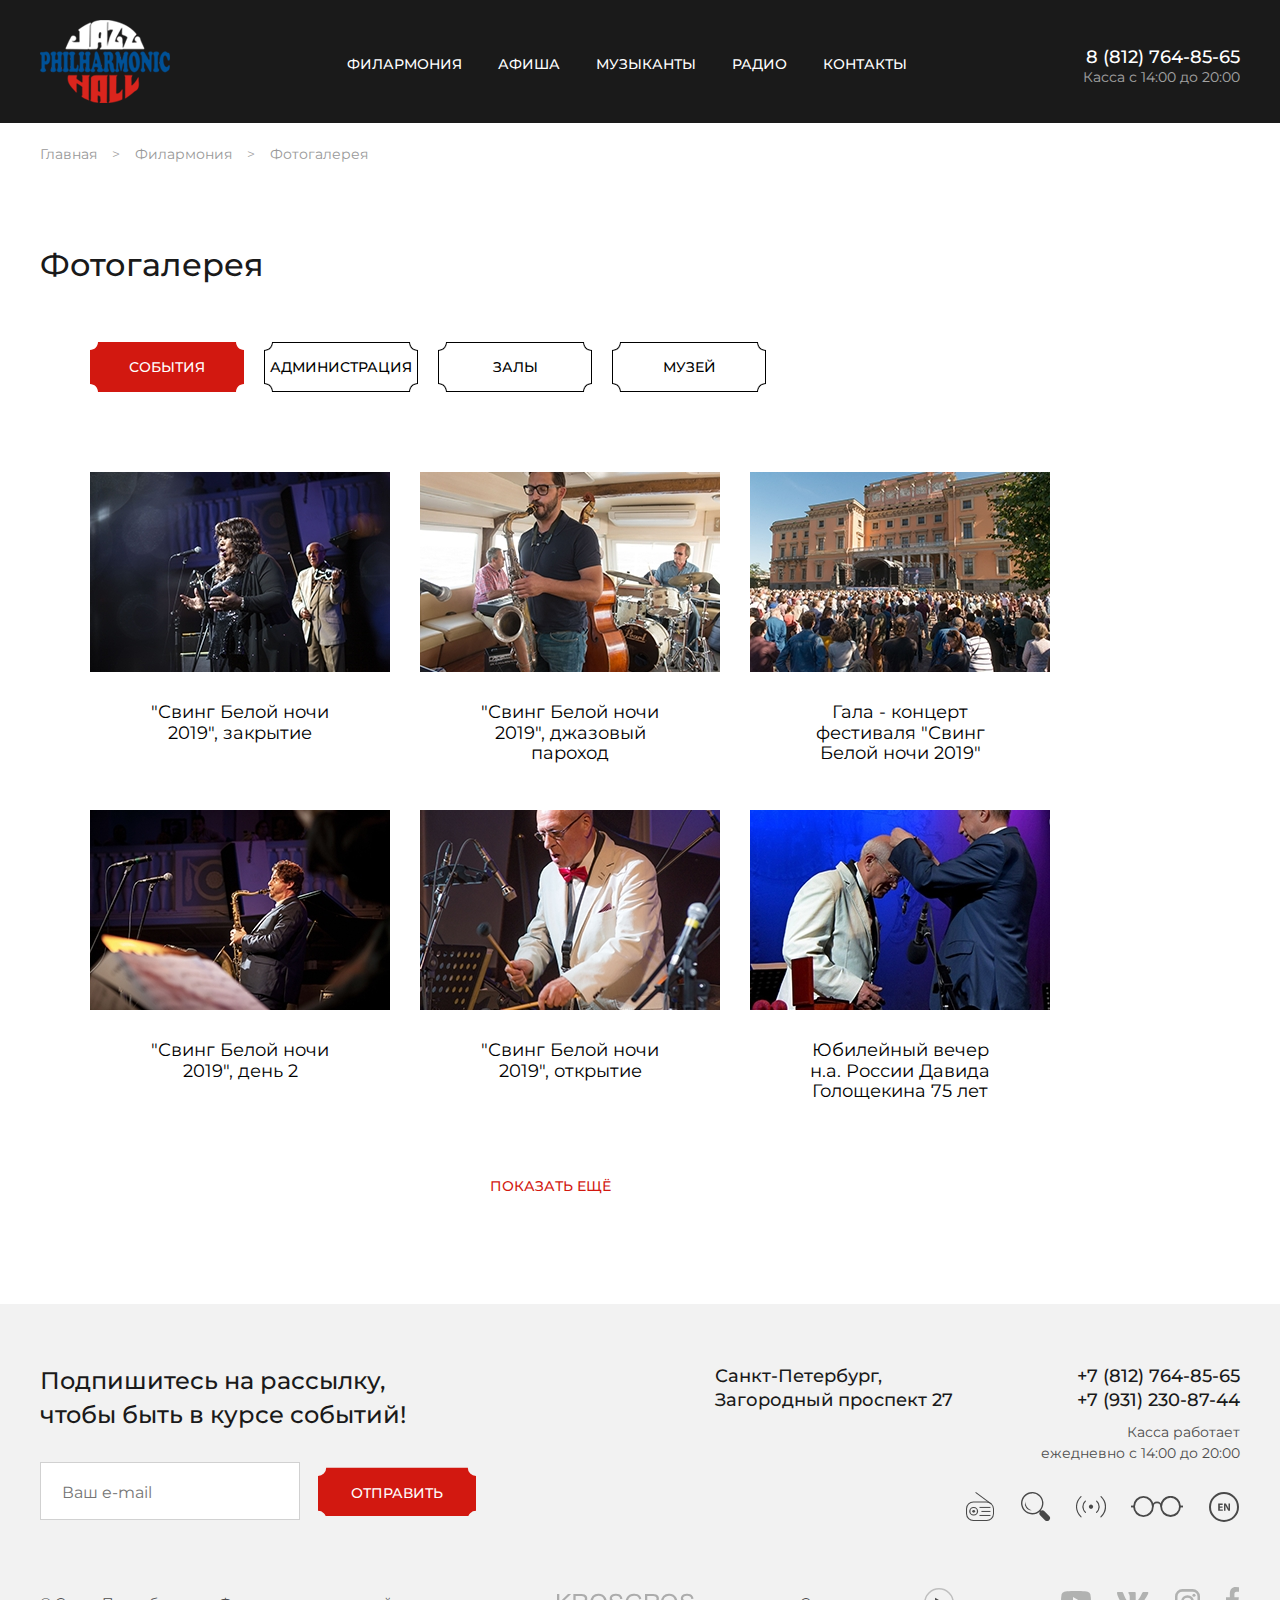
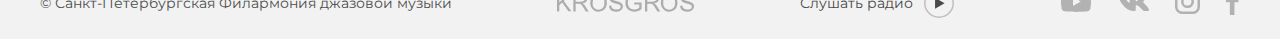
<file: photos.html>
<!DOCTYPE html>
<html lang='ru'>

<head>
    <meta charset="UTF-8">
    <meta name="viewport" content="width=device-width, initial-scale=1.0">
    <title>Jazz</title>
    <link rel="stylesheet" href="css/style.css">
    <link
        href="https://fonts.googleapis.com/css2?family=Montserrat:wght@100;200;300;400;500;600;700;800;900&display=swap"
        rel="stylesheet">
    <link rel="stylesheet" href="js/slick/slick.css">
</head>

<body>
    <div class="wrapper wrapper-inner">
        <header class="header">
            <div class="header__wrap">
                <a href="#" class="header__logo">
                    <img src="img/logo_copy.svg" alt="Логотип">
                </a>
                <button class="header__burger-btn">
                    <img src="img/burger.png" alt="Меню">
                    Меню
                </button>
                <nav class="header__nav">
                    <button class="header__nav-close">
                        <img src="img/close.svg" alt="Закрыть">
                    </button>
                    <ul>
                        <li>
                            <a href="#">
                                Филармония
                            </a>
                        </li>
                        <li>
                            <a href="afisha.html">
                                Афиша
                            </a>
                        </li>
                        <li>
                            <a href="musicians.html">
                                Музыканты
                            </a>
                        </li>
                        <li>
                            <a href="radio.html">
                                Радио
                            </a>
                        </li>
                        <li>
                            <a href="contacts.html">
                                Контакты
                            </a>
                        </li>
                    </ul>
                </nav>
                <div class="header__contacts">
                    <a href="tel:+78127648565">
                        <svg xmlns="http://www.w3.org/2000/svg" viewBox="0 0 30 30" width="32px" height="30px">
                            <defs>
                                <style>
                                    .cls-1-h {
                                        fill: #fff;
                                    }
                                </style>
                            </defs>
                            <path class="cls-1-h"
                                d="M13.26,21.07a8.21,8.21,0,0,1,.21-2.62,1.14,1.14,0,0,0-.33-1.11l-1.38-1.53A9.18,9.18,0,0,1,15.5,11.4l1.7,1.08a1.16,1.16,0,0,0,1.19.18A8.21,8.21,0,0,1,20.94,12a1.15,1.15,0,0,0,1-1.23l-.22-2.66A1.14,1.14,0,0,0,20.54,7.1,13.35,13.35,0,0,0,8.34,21.47a1.14,1.14,0,0,0,1.23,1.05l2.65-.22A1.13,1.13,0,0,0,13.26,21.07Z" />
                            <path class="cls-1-h"
                                d="M15,30A15,15,0,1,1,30,15,15,15,0,0,1,15,30ZM15,1A14,14,0,1,0,29,15,14,14,0,0,0,15,1Z" />
                        </svg>
                        <span>8 (812) 764-85-65</span>
                    </a>
                    <p>
                        Касса с 14:00 до 20:00
                    </p>
                </div>
            </div>
        </header>
        <main class="main">
            <ul class="breadcrumb">
                <li><a href="index.html">Главная</a></li>
                <li><a href="filarmony">Филармония</a></li>
                <li class="breadcrumb__active">Фотогалерея</li>
            </ul>
            <div class="photo">
                <h1>
                    Фотогалерея
                </h1>
                <ul>
                    <li>
                        <label class="photo__label photo__label-active" for="events">
                            События
                        </label>
                    </li>
                    <li>
                        <label class="photo__label" for="administation">
                            Администрация
                        </label>
                    </li>
                    <li>
                        <label class="photo__label" for="halls">
                            Залы
                        </label>
                    </li>
                    <li>
                        <label class="photo__label" for="museum">
                            Музей
                        </label>
                    </li>
                </ul>
                <div class="photo__body">
                    <input id="events" type="radio" name="photo-input" checked>
                    <div class="photo__body-item photo__body-item0">
                        <ul>
                            <li>
                                <a href="album.html">
                                    <img src="img/ph1.jpg" alt="Фото">
                                    <span>
                                        "Свинг Белой ночи 2019", закрытие
                                    </span>
                                </a>
                            </li>
                            <li>
                                <a href="album.html">
                                    <img src="img/ph2.jpg" alt="Фото">
                                    <span>
                                        "Свинг Белой ночи 2019", джазовый пароход
                                    </span>
                                </a>
                            </li>
                            <li>
                                <a href="album.html">
                                    <img src="img/ph3.jpg" alt="Фото">
                                    <span>
                                        Гала - концерт фестиваля "Свинг Белой ночи 2019"
                                    </span>
                                </a>
                            </li>
                            <li>
                                <a href="album.html">
                                    <img src="img/ph4.jpg" alt="Фото">
                                    <span>
                                        "Свинг Белой ночи 2019", день 2
                                    </span>
                                </a>
                            </li>
                            <li>
                                <a href="album.html">
                                    <img src="img/ph5.jpg" alt="Фото">
                                    <span>
                                        "Свинг Белой ночи 2019", открытие
                                    </span>
                                </a>
                            </li>
                            <li>
                                <a href="album.html">
                                    <img src="img/ph6.jpg" alt="Фото">
                                    <span>
                                        Юбилейный вечер н.а. России Давида Голощекина 75 лет
                                    </span>
                                </a>
                            </li>
                            <li>
                                <a href="album.html">
                                    <img src="img/ph4.jpg" alt="Фото">
                                    <span>
                                        "Свинг Белой ночи 2019", день 2
                                    </span>
                                </a>
                            </li>
                            <li>
                                <a href="album.html">
                                    <img src="img/ph5.jpg" alt="Фото">
                                    <span>
                                        "Свинг Белой ночи 2019", открытие
                                    </span>
                                </a>
                            </li>
                        </ul>
                        <button>
                            Показать ещё
                        </button>
                    </div>
                    <input id="administation" type="radio" name="photo-input">
                    <div class="photo__body-item photo__body-item1">
                        <ul>
                            <li>
                                <a href="album.html">
                                    <img src="img/ph2.jpg" alt="Фото">
                                    <span>
                                        "Свинг Белой ночи 2019", джазовый пароход
                                    </span>
                                </a>
                            </li>
                            <li>
                                <a href="album.html">
                                    <img src="img/ph1.jpg" alt="Фото">
                                    <span>
                                        "Свинг Белой ночи 2019", закрытие
                                    </span>
                                </a>
                            </li>
                            <li>
                                <a href="album.html">
                                    <img src="img/ph3.jpg" alt="Фото">
                                    <span>
                                        Гала - концерт фестиваля "Свинг Белой ночи 2019"
                                    </span>
                                </a>
                            </li>
                            <li>
                                <a href="album.html">
                                    <img src="img/ph4.jpg" alt="Фото">
                                    <span>
                                        "Свинг Белой ночи 2019", день 2
                                    </span>
                                </a>
                            </li>
                            <li>
                                <a href="album.html">
                                    <img src="img/ph5.jpg" alt="Фото">
                                    <span>
                                        "Свинг Белой ночи 2019", открытие
                                    </span>
                                </a>
                            </li>
                            <li>
                                <a href="album.html">
                                    <img src="img/ph6.jpg" alt="Фото">
                                    <span>
                                        Юбилейный вечер н.а. России Давида Голощекина 75 лет
                                    </span>
                                </a>
                            </li>
                            <li>
                                <a href="album.html">
                                    <img src="img/ph4.jpg" alt="Фото">
                                    <span>
                                        "Свинг Белой ночи 2019", день 2
                                    </span>
                                </a>
                            </li>
                            <li>
                                <a href="album.html">
                                    <img src="img/ph5.jpg" alt="Фото">
                                    <span>
                                        "Свинг Белой ночи 2019", открытие
                                    </span>
                                </a>
                            </li>
                        </ul>
                        <button>
                            Показать ещё
                        </button>
                    </div>
                    <input id="halls" type="radio" name="photo-input">
                    <div class="photo__body-item photo__body-item2">
                        <ul>
                            <li>
                                <a href="album.html">
                                    <img src="img/ph1.jpg" alt="Фото">
                                    <span>
                                        "Свинг Белой ночи 2019", закрытие
                                    </span>
                                </a>
                            </li>
                            <li>
                                <a href="album.html">
                                    <img src="img/ph3.jpg" alt="Фото">
                                    <span>
                                        Гала - концерт фестиваля "Свинг Белой ночи 2019"
                                    </span>
                                </a>
                            </li>
                            <li>
                                <a href="album.html">
                                    <img src="img/ph2.jpg" alt="Фото">
                                    <span>
                                        "Свинг Белой ночи 2019", джазовый пароход
                                    </span>
                                </a>
                            </li>
                            <li>
                                <a href="album.html">
                                    <img src="img/ph4.jpg" alt="Фото">
                                    <span>
                                        "Свинг Белой ночи 2019", день 2
                                    </span>
                                </a>
                            </li>
                            <li>
                                <a href="album.html">
                                    <img src="img/ph5.jpg" alt="Фото">
                                    <span>
                                        "Свинг Белой ночи 2019", открытие
                                    </span>
                                </a>
                            </li>
                            <li>
                                <a href="album.html">
                                    <img src="img/ph6.jpg" alt="Фото">
                                    <span>
                                        Юбилейный вечер н.а. России Давида Голощекина 75 лет
                                    </span>
                                </a>
                            </li>
                            <button>
                                Показать ещё
                            </button>
                        </ul>
                    </div>
                    <input id="museum" type="radio" name="photo-input">
                    <div class="photo__body-item photo__body-item3">
                        <ul>
                            <li>
                                <a href="album.html">
                                    <img src="img/ph2.jpg" alt="Фото">
                                    <span>
                                        "Свинг Белой ночи 2019", джазовый пароход
                                    </span>
                                </a>

                            </li>
                            <li>
                                <a href="album.html">
                                    <img src="img/ph3.jpg" alt="Фото">
                                    <span>
                                        Гала - концерт фестиваля "Свинг Белой ночи 2019"
                                    </span>
                                </a>

                            </li>
                            <li>
                                <a href="album.html">
                                    <img src="img/ph4.jpg" alt="Фото">
                                    <span>
                                        "Свинг Белой ночи 2019", день 2
                                    </span>
                                </a>

                            </li>
                            <li>
                                <a href="album.html">
                                    <img src="img/ph1.jpg" alt="Фото">
                                    <span>
                                        "Свинг Белой ночи 2019", закрытие
                                    </span>
                                </a>

                            </li>
                            <li>
                                <a href="album.html">
                                    <img src="img/ph5.jpg" alt="Фото">
                                    <span>
                                        "Свинг Белой ночи 2019", открытие
                                    </span>
                                </a>

                            </li>
                            <li>
                                <a href="album.html">
                                    <img src="img/ph5.jpg" alt="Фото">
                                    <span>
                                        "Свинг Белой ночи 2019", открытие
                                    </span>
                                </a>

                            </li>
                            <li>
                                <a href="album.html">
                                    <img src="img/ph5.jpg" alt="Фото">
                                    <span>
                                        "Свинг Белой ночи 2019", открытие
                                    </span>
                                </a>

                            </li>
                            <li>
                                <a href="album.html">
                                    <img src="img/ph5.jpg" alt="Фото">
                                    <span>
                                        "Свинг Белой ночи 2019", открытие
                                    </span>
                                </a>

                            </li>
                            <li>
                                <a href="album.html">
                                    <img src="img/ph5.jpg" alt="Фото">
                                    <span>
                                        "Свинг Белой ночи 2019", открытие
                                    </span>
                                </a>

                            </li>
                            <li>
                                <a href="album.html">
                                    <img src="img/ph6.jpg" alt="Фото">
                                    <span>
                                        Юбилейный вечер н.а. России Давида Голощекина 75 лет
                                    </span>
                                </a>

                            </li>
                            <li>
                                <a href="album.html">
                                    <img src="img/ph5.jpg" alt="Фото">
                                    <span>
                                        "Свинг Белой ночи 2019", открытие
                                    </span>
                                </a>

                            </li>
                            <li>
                                <a href="album.html">
                                    <img src="img/ph6.jpg" alt="Фото">
                                    <span>
                                        Юбилейный вечер н.а. России Давида Голощекина 75 лет
                                    </span>
                                </a>

                            </li>
                            <li>
                                <a href="album.html">
                                    <img src="img/ph5.jpg" alt="Фото">
                                    <span>
                                        "Свинг Белой ночи 2019", открытие
                                    </span>
                                </a>

                            </li>
                            <li>
                                <a href="album.html">
                                    <img src="img/ph6.jpg" alt="Фото">
                                    <span>
                                        Юбилейный вечер н.а. России Давида Голощекина 75 лет
                                    </span>
                                </a>

                            </li>
                        </ul>
                        <button>
                            Показать ещё
                        </button>
                    </div>
                </div>
            </div>
        </main>
        <footer class="footer">
            <div class="footer__search">
                <p>
                    Поиск
                </p>
                <form class="footer__search-form">
                    <label for="footer-search">
                        <input type="text" id="footer-search" placeholder="Что искать?">
                    </label>
                    <button type="button">
                        Искать!
                    </button>
                </form>
            </div>
            <div class="footer__top">
                <form class="footer__form">
                    <p class="footer__form-name">
                        Подпишитесь на рассылку,
                        чтобы быть в курсе событий!
                    </p>
                    <div class="footer__form-body">
                        <label for="footer-sub">
                            <input id="footer-sub" type="text" class="footer__sub" placeholder="Ваш e-mail">
                        </label>
                        <button type="button" onclick="formVal()">
                            Отправить
                        </button>
                    </div>
                    <p class="footer__form-thanks">
                        Ура! Ваша подписка оформлена!
                    </p>
                </form>
                <div class="footer__mob-under">
                    <a href="#">
                        Санкт-Петербург,
                        Загородный проспект 27
                    </a>
                    <div class="footer__mob-social">
                        <a href="#">
                            <svg id="Layer_10" data-name="Layer 10" xmlns="http://www.w3.org/2000/svg"
                                viewBox="0 0 30 21" width="32px" height="21px">
                                <path
                                    d="M29.35,3.29A3.8,3.8,0,0,0,26.69.63C24.36,0,15,0,15,0S5.6,0,3.27.65A3.77,3.77,0,0,0,.62,3.31,39.08,39.08,0,0,0,0,10.5a38.17,38.17,0,0,0,.64,7.21,3.77,3.77,0,0,0,2.65,2.66C5.62,21,15,21,15,21s9.38,0,11.71-.63a3.77,3.77,0,0,0,2.65-2.66A38.11,38.11,0,0,0,30,10.5,39.38,39.38,0,0,0,29.35,3.29ZM12,15V6l7.78,4.5Z" />
                            </svg>
                        </a><a href="#">
                            <svg id="Layer_11" data-name="Layer 11" xmlns="http://www.w3.org/2000/svg"
                                viewBox="0 0 32 19" width="34px" height="19px">
                                <defs>
                                    <style>
                                        .cls-1 {
                                            fill-rule: evenodd;
                                        }
                                    </style>
                                </defs>

                                <path class="cls-1"
                                    d="M30.71,19h-3.5c-1.34,0-1.73-1.07-4.1-3.44-2.08-2-3-2.26-3.49-2.26-.71,0-.92.2-.92,1.2v3.14c0,.86-.27,1.36-2.5,1.36-3.7,0-7.78-2.25-10.67-6.4C1.19,6.51,0,1.92,0,1,0,.47.2,0,1.2,0H4.7c.9,0,1.23.39,1.57,1.36,1.71,5,4.6,9.35,5.78,9.35.45,0,.65-.21.65-1.34V4.21C12.57,1.84,11.31,1.65,11.31.8A.84.84,0,0,1,12.2,0h5.5c.75,0,1,.4,1,1.29V8.22c0,.74.33,1,.55,1,.44,0,.81-.26,1.63-1.07A29.33,29.33,0,0,0,25.18,1a1.53,1.53,0,0,1,1.53-1h3.5c1.05,0,1.28.54,1.05,1.29-.44,2-4.7,8-4.7,8-.38.6-.52.89,0,1.56.37.52,1.59,1.56,2.41,2.52a15.21,15.21,0,0,1,3,4.1C32.21,18.5,31.71,19,30.71,19Z" />
                            </svg>
                        </a><a href="#">
                            <svg id="Layer_12" data-name="Layer 12" xmlns="http://www.w3.org/2000/svg"
                                viewBox="0 0 25 25" width="27px" height="25px">

                                <path
                                    d="M17.55.12H7.45A7.46,7.46,0,0,0,0,7.57v10.1a7.46,7.46,0,0,0,7.45,7.45h10.1A7.46,7.46,0,0,0,25,17.67V7.57A7.46,7.46,0,0,0,17.55.12Zm4.94,17.55a4.94,4.94,0,0,1-4.94,4.93H7.45a4.94,4.94,0,0,1-4.94-4.93V7.57A4.94,4.94,0,0,1,7.45,2.63h10.1a4.93,4.93,0,0,1,4.93,4.94v10.1Z" />
                                <path
                                    d="M12.5,6.15A6.47,6.47,0,1,0,19,12.62,6.47,6.47,0,0,0,12.5,6.15Zm0,10.42a3.95,3.95,0,1,1,3.95-4A4,4,0,0,1,12.5,16.57Z" />
                                <circle cx="18.98" cy="6.2" r="1.55" />
                            </svg>
                        </a><a href="#">
                            <svg id="Layer_13" data-name="Layer 13" xmlns="http://www.w3.org/2000/svg"
                                viewBox="0 0 13 28" width="15px" height="28px">

                                <path
                                    d="M8.43,7.08v3.17h4.41l-.57,5H8.43V28H3.85V15.23H0v-5H3.85V6.58C3.85,2.32,6.17,0,9.57,0A28.9,28.9,0,0,1,13,.19V4.66H10.64C8.79,4.66,8.43,5.63,8.43,7.08Z" />
                            </svg>
                        </a>
                    </div>
                </div>
                <div>
                    <a href="tel:+78127648565">
                        +7 (812) 764-85-65
                    </a>
                    <a href="tel:+79312308744">
                        +7 (931) 230-87-44
                    </a>
                    <p>
                        Касса работает ежедневно
                        с 14:00 до 20:00
                    </p>
                    <div class="footer__social-desc">
                        <button class="footer__btn-radio">
                            <svg id="Layer_1" data-name="Layer 1" xmlns="http://www.w3.org/2000/svg" viewBox="0 0 28 29"
                                width="30px" height="29px">
                                <title>Радио</title>
                                <path
                                    d="M20.48,29h-13A7.41,7.41,0,0,1,0,21.74V16.8A7.41,7.41,0,0,1,7.52,9.54h13A7.41,7.41,0,0,1,28,16.8v4.94A7.41,7.41,0,0,1,20.48,29Zm-13-18.45A6.37,6.37,0,0,0,1.05,16.8v4.94A6.37,6.37,0,0,0,7.52,28h13A6.37,6.37,0,0,0,27,21.74V16.8a6.37,6.37,0,0,0-6.47-6.25Z" />
                                <polygon points="25.14 12.46 9.26 0.81 9.89 0 25.77 11.65 25.14 12.46" />
                                <rect x="13.48" y="14.92" width="10.95" height="1.01" />
                                <rect x="13.48" y="22.96" width="10.95" height="1.01" />
                                <rect x="15.42" y="18.94" width="9" height="1.01" />
                                <path
                                    d="M7.68,23.52a4.26,4.26,0,1,1,0-8.51,4.26,4.26,0,1,1,0,8.51Zm0-7.49a3.24,3.24,0,1,0,0,6.48,3.24,3.24,0,1,0,0-6.48Z" />
                                <ellipse cx="7.68" cy="19.27" rx="1.42" ry="1.37" />
                            </svg>
                        </button>
                        <button class="footer__btn-search">
                            <svg id="Layer_2" data-name="Layer 2" xmlns="http://www.w3.org/2000/svg" viewBox="0 0 29 29"
                                width="31px" height="29px">
                                <title>Поиск</title>
                                <rect x="20.78" y="17.48" width="5.88" height="12.49" rx="2.94"
                                    transform="translate(-9.83 23.72) rotate(-45)" />
                                <rect x="19.76" y="17.86" width="1.52" height="5.31"
                                    transform="translate(-8.5 20.52) rotate(-45)" />
                                <path
                                    d="M11.2,22.4a11.2,11.2,0,1,1,7.93-3.27A11.17,11.17,0,0,1,11.2,22.4Zm0-21a9.84,9.84,0,1,0,7,2.88A9.79,9.79,0,0,0,11.2,1.37Z" />
                                <path
                                    d="M10.73,18.16a5.65,5.65,0,0,1-3.09-.51,6.56,6.56,0,0,1-2.48-2,6.11,6.11,0,0,1-.72-6.09,10.13,10.13,0,0,0,.31,2.94A8,8,0,0,0,8,17,9.77,9.77,0,0,0,10.73,18.16Z" />
                            </svg>
                        </button>
                        <button class="footer__btn-online">
                            <svg id="Layer_3" data-name="Layer 3" xmlns="http://www.w3.org/2000/svg" viewBox="0 0 28 20"
                                width="30px" heigth="20px">
                                <title>Online трансляция</title>
                                <path
                                    d="M14,11.91a2,2,0,0,1-1.35-.51A1.94,1.94,0,0,1,12,10a1.92,1.92,0,0,1,.59-1.38,2.06,2.06,0,0,1,2.82,0A1.92,1.92,0,0,1,16,10a1.94,1.94,0,0,1-.65,1.44A2,2,0,0,1,14,11.91Z" />
                                <path
                                    d="M19.16,15.82a.55.55,0,0,1-.39-.16.51.51,0,0,1,0-.73,6.68,6.68,0,0,0,.08-9.87.5.5,0,0,1,0-.72.54.54,0,0,1,.75,0,7.87,7.87,0,0,1,1.8,2.52,7.64,7.64,0,0,1,0,6.28,7.73,7.73,0,0,1-1.85,2.55A.58.58,0,0,1,19.16,15.82Z" />
                                <path
                                    d="M8.84,15.82a.58.58,0,0,1-.36-.14,7.73,7.73,0,0,1-1.85-2.55,7.64,7.64,0,0,1,0-6.28A7.87,7.87,0,0,1,8.4,4.33a.54.54,0,0,1,.75,0,.5.5,0,0,1,0,.72,6.68,6.68,0,0,0,.08,9.87.51.51,0,0,1,0,.73A.55.55,0,0,1,8.84,15.82Z" />
                                <path
                                    d="M23.25,20a.51.51,0,0,1-.38-.16.5.5,0,0,1,0-.72A12.34,12.34,0,0,0,23,.88a.49.49,0,0,1,0-.72.53.53,0,0,1,.74,0,13.6,13.6,0,0,1,3.15,4.39,13.3,13.3,0,0,1,0,10.91,13.57,13.57,0,0,1-3.21,4.42A.54.54,0,0,1,23.25,20Z" />
                                <path
                                    d="M4.75,20a.54.54,0,0,1-.36-.14,13.57,13.57,0,0,1-3.21-4.42,13.3,13.3,0,0,1,0-10.91A13.6,13.6,0,0,1,4.31.14a.53.53,0,0,1,.74,0A.49.49,0,0,1,5,.88a12.34,12.34,0,0,0,.07,18.24.5.5,0,0,1,0,.72A.51.51,0,0,1,4.75,20Z" />
                            </svg>
                        </button>
                        <button class="footer__btn-access">
                            <svg id="Layer_4" data-name="Layer 4" xmlns="http://www.w3.org/2000/svg" viewBox="0 0 52 21"
                                width="52px" height="21px">
                                <title>Версия для слабовидящих</title>
                                <path
                                    d="M39.56,21A10.41,10.41,0,0,1,29.25,10.5a10.31,10.31,0,1,1,20.61,0A10.41,10.41,0,0,1,39.56,21Zm0-19.15a8.58,8.58,0,0,0-8.5,8.65,8.5,8.5,0,1,0,17,0A8.58,8.58,0,0,0,39.56,1.85Z" />
                                <path
                                    d="M12.44,21A10.41,10.41,0,0,1,2.14,10.5,10.41,10.41,0,0,1,12.44,0,10.41,10.41,0,0,1,22.75,10.5,10.41,10.41,0,0,1,12.44,21Zm0-19.15A8.58,8.58,0,0,0,4,10.5a8.58,8.58,0,0,0,8.49,8.65,8.58,8.58,0,0,0,8.5-8.65A8.58,8.58,0,0,0,12.44,1.85Z" />
                                <path d="M31.06,10.5H29.25a3.25,3.25,0,1,0-6.5,0H20.94a5.06,5.06,0,1,1,10.12,0Z" />
                                <rect x="48.96" y="9.58" width="3.04" height="1.85" />
                                <rect y="9.58" width="3.04" height="1.85" />
                            </svg>
                        </button>
                        <button class="footer__btn-en">
                            <svg id="Layer_5" data-name="Layer 5" xmlns="http://www.w3.org/2000/svg" viewBox="0 0 30 30"
                                width="32px" height="30px">
                                <title>English version</title>
                                <path
                                    d="M15,30A15,15,0,1,1,30,15,15,15,0,0,1,15,30ZM15,2.05A13,13,0,1,0,28,15,13,13,0,0,0,15,2.05Z" />
                                <path d="M13.53,15.76h-2.7V17.5h3v1.36H9.18V11.53h4.51v1.36H10.83v1.52h2.7Z" />
                                <path
                                    d="M15,18.86V11.53H16.9l1.53,2.69a24.05,24.05,0,0,1,1.19,2.51h0a29.73,29.73,0,0,1-.13-3.07V11.53H21v7.33H19.29L17.73,16a25.93,25.93,0,0,1-1.27-2.59h-.05c.06,1,.08,2,.08,3.21v2.21Z" />
                            </svg>
                        </button>
                    </div>
                </div>
            </div>
            <div class="footer__bottom">
                <span>
                    © Санкт-Петербургская Филармония джазовой музыки
                </span>
                <a href="#">
                    <svg xmlns="http://www.w3.org/2000/svg" viewBox="0 0 137 20">
                        <path class="cls-1-h1"
                            d="M0,18.38V1H2.3V9.61L11,1h3.12L6.77,8l7.62,10.35h-3L5.15,9.57,2.3,12.35v6Z" />
                        <path class="cls-1-h1"
                            d="M16.35,18.38V1h7.72a10.12,10.12,0,0,1,3.54.47A3.82,3.82,0,0,1,29.54,3.1a4.89,4.89,0,0,1,.73,2.63,4.38,4.38,0,0,1-1.2,3.12,6.07,6.07,0,0,1-3.71,1.61,6.24,6.24,0,0,1,1.39.87,12,12,0,0,1,1.92,2.32l3,4.73H28.8l-2.31-3.62c-.67-1-1.22-1.84-1.66-2.4a5.45,5.45,0,0,0-1.17-1.16,3.24,3.24,0,0,0-1.05-.46,6.39,6.39,0,0,0-1.28-.09H18.65v7.73Zm2.3-9.72h5a7.39,7.39,0,0,0,2.47-.33,2.59,2.59,0,0,0,1.35-1,2.82,2.82,0,0,0,.46-1.56,2.6,2.6,0,0,0-.89-2,4.22,4.22,0,0,0-2.84-.8H18.65Z" />
                        <path class="cls-1-h1"
                            d="M33.18,9.91a9.43,9.43,0,0,1,2.33-6.79,7.88,7.88,0,0,1,6-2.45,8.32,8.32,0,0,1,4.35,1.15,7.57,7.57,0,0,1,3,3.21,10.37,10.37,0,0,1,1,4.67,10.27,10.27,0,0,1-1.07,4.74,7.26,7.26,0,0,1-3,3.17,8.74,8.74,0,0,1-4.23,1.07,8.14,8.14,0,0,1-4.39-1.19,7.59,7.59,0,0,1-2.93-3.24A9.76,9.76,0,0,1,33.18,9.91Zm2.37,0a7,7,0,0,0,1.69,5,5.91,5.91,0,0,0,8.53,0,7.4,7.4,0,0,0,1.68-5.19A8.93,8.93,0,0,0,46.73,6a5.57,5.57,0,0,0-2.1-2.46,5.71,5.71,0,0,0-3.1-.87,5.87,5.87,0,0,0-4.21,1.68Q35.55,6,35.55,9.94Z" />
                        <path class="cls-1-h1"
                            d="M52,12.79l2.17-.19a4.92,4.92,0,0,0,.72,2.14,4,4,0,0,0,1.75,1.36,6.78,6.78,0,0,0,2.68.52,6.37,6.37,0,0,0,2.32-.4,3.25,3.25,0,0,0,1.51-1.07,2.55,2.55,0,0,0,.49-1.49,2.24,2.24,0,0,0-.48-1.43,3.51,3.51,0,0,0-1.56-1c-.47-.18-1.5-.46-3.1-.85a15,15,0,0,1-3.36-1.09,4.59,4.59,0,0,1-1.86-1.62,3.91,3.91,0,0,1-.61-2.16A4.52,4.52,0,0,1,53.42,3a4.69,4.69,0,0,1,2.19-1.74A8.39,8.39,0,0,1,58.8.68a8.88,8.88,0,0,1,3.42.62,5,5,0,0,1,2.27,1.84,5.25,5.25,0,0,1,.86,2.74l-2.21.17a3.56,3.56,0,0,0-1.21-2.5,4.68,4.68,0,0,0-3-.84,4.9,4.9,0,0,0-3,.77,2.3,2.3,0,0,0-1,1.84,2,2,0,0,0,.67,1.55,9.41,9.41,0,0,0,3.48,1.24A22.42,22.42,0,0,1,62.9,9.22,5.25,5.25,0,0,1,65.14,11a4.28,4.28,0,0,1,.73,2.48,4.77,4.77,0,0,1-.8,2.62A5.26,5.26,0,0,1,62.79,18a8.07,8.07,0,0,1-3.36.68,10,10,0,0,1-4-.69A5.54,5.54,0,0,1,53,15.92,5.81,5.81,0,0,1,52,12.79Z" />
                        <path class="cls-1-h1"
                            d="M77.16,11.56V9.51h7.38V16A13.29,13.29,0,0,1,81,18a10.45,10.45,0,0,1-3.7.68,9.77,9.77,0,0,1-4.66-1.1,7.3,7.3,0,0,1-3.17-3.17,10.08,10.08,0,0,1-1.07-4.65A10.76,10.76,0,0,1,69.5,5a7,7,0,0,1,3-3.27A9.64,9.64,0,0,1,77.15.68a9,9,0,0,1,3.41.61A5.7,5.7,0,0,1,83,3a7.7,7.7,0,0,1,1.32,2.85l-2.08.56a6.46,6.46,0,0,0-1-2.09,3.94,3.94,0,0,0-1.66-1.21,6,6,0,0,0-2.4-.46,7.09,7.09,0,0,0-2.73.48A5,5,0,0,0,72.57,4.4a6.14,6.14,0,0,0-1.1,1.72,9.13,9.13,0,0,0-.66,3.5,8.6,8.6,0,0,0,.8,3.9,5.08,5.08,0,0,0,2.33,2.32,7.23,7.23,0,0,0,3.26.76A7.78,7.78,0,0,0,80.12,16a7.8,7.8,0,0,0,2.16-1.23V11.56Z" />
                        <path class="cls-1-h1"
                            d="M88,18.38V1h7.72a10.12,10.12,0,0,1,3.54.47,3.86,3.86,0,0,1,1.93,1.65,5,5,0,0,1,.73,2.63,4.38,4.38,0,0,1-1.2,3.12A6.07,6.07,0,0,1,97,10.46a6.48,6.48,0,0,1,1.39.87,12,12,0,0,1,1.91,2.32l3,4.73h-2.9l-2.3-3.62c-.67-1-1.23-1.84-1.66-2.4a5.45,5.45,0,0,0-1.17-1.16,3.44,3.44,0,0,0-1-.46,6.44,6.44,0,0,0-1.29-.09H90.27v7.73Zm2.3-9.72h5a7.31,7.31,0,0,0,2.47-.33,2.57,2.57,0,0,0,1.36-1,2.82,2.82,0,0,0,.46-1.56,2.58,2.58,0,0,0-.9-2,4.18,4.18,0,0,0-2.83-.8H90.27Z" />
                        <path class="cls-1-h1"
                            d="M103.82,9.91a9.47,9.47,0,0,1,2.33-6.79,7.88,7.88,0,0,1,6-2.45,8.28,8.28,0,0,1,4.34,1.15,7.59,7.59,0,0,1,3,3.21,10.51,10.51,0,0,1,1,4.67,10.27,10.27,0,0,1-1.07,4.74,7.26,7.26,0,0,1-3,3.17,8.68,8.68,0,0,1-4.22,1.07,8.18,8.18,0,0,1-4.4-1.19,7.59,7.59,0,0,1-2.93-3.24A9.76,9.76,0,0,1,103.82,9.91Zm2.38,0a7,7,0,0,0,1.69,5,5.91,5.91,0,0,0,8.53,0,7.4,7.4,0,0,0,1.68-5.19A8.93,8.93,0,0,0,117.38,6a5.57,5.57,0,0,0-2.1-2.46,5.74,5.74,0,0,0-3.11-.87A5.9,5.9,0,0,0,108,4.33C106.78,5.45,106.2,7.32,106.2,9.94Z" />
                        <path class="cls-1-h1"
                            d="M123.14,12.79l2.18-.19a4.79,4.79,0,0,0,.71,2.14,4,4,0,0,0,1.76,1.36,6.69,6.69,0,0,0,2.67.52,6.37,6.37,0,0,0,2.32-.4,3.25,3.25,0,0,0,1.51-1.07,2.55,2.55,0,0,0,.49-1.49,2.24,2.24,0,0,0-.48-1.43,3.45,3.45,0,0,0-1.56-1c-.47-.18-1.5-.46-3.1-.85a15,15,0,0,1-3.36-1.09,4.66,4.66,0,0,1-1.86-1.62,3.91,3.91,0,0,1-.61-2.16A4.45,4.45,0,0,1,124.56,3a4.61,4.61,0,0,1,2.18-1.74,8.39,8.39,0,0,1,3.19-.59,8.88,8.88,0,0,1,3.42.62,5,5,0,0,1,2.27,1.84,5.25,5.25,0,0,1,.86,2.74l-2.21.17a3.56,3.56,0,0,0-1.21-2.5,4.68,4.68,0,0,0-3-.84,4.9,4.9,0,0,0-3,.77,2.3,2.3,0,0,0-1,1.84,2,2,0,0,0,.67,1.55,9.48,9.48,0,0,0,3.48,1.24A22.42,22.42,0,0,1,134,9.22,5.35,5.35,0,0,1,136.28,11a4.35,4.35,0,0,1,.72,2.48,4.77,4.77,0,0,1-.8,2.62A5.26,5.26,0,0,1,133.92,18a8,8,0,0,1-3.36.68,10,10,0,0,1-4-.69,5.54,5.54,0,0,1-2.5-2.07A5.81,5.81,0,0,1,123.14,12.79Z" />
                    </svg>
                </a>
                <p>
                    <a href="#">
                        Слушать радио
                        <span>
                            <svg xmlns="http://www.w3.org/2000/svg" viewBox="0 0 30 30" width="32px" height="30px">
                                <defs>
                                    <style>
                                        .cls-1-f {
                                            fill: #bfbfbf;
                                        }

                                        .cls-2-f {
                                            fill: #494949;
                                        }
                                    </style>
                                </defs>
                                <path class="cls-1-f"
                                    d="M15,30A15,15,0,1,1,30,15,15,15,0,0,1,15,30ZM15,1.51A13.49,13.49,0,1,0,28.49,15,13.5,13.5,0,0,0,15,1.51Z" />
                                <polygon class="cls-2-f"
                                    points="20.56 15.18 15.8 17.93 11.04 20.67 11.04 15.18 11.04 9.69 15.8 12.43 20.56 15.18" />
                            </svg>
                        </span>
                    </a>
                    <a href="#">
                        Online трансляция
                        <svg id="Layer_12" data-name="Layer 2" xmlns="http://www.w3.org/2000/svg" viewBox="0 0 30 20"
                            width="30px" heigth="20px">
                            <path
                                d="M14,11.91a2,2,0,0,1-1.35-.51A1.94,1.94,0,0,1,12,10a1.92,1.92,0,0,1,.59-1.38,2.06,2.06,0,0,1,2.82,0A1.92,1.92,0,0,1,16,10a1.94,1.94,0,0,1-.65,1.44A2,2,0,0,1,14,11.91Z" />
                            <path
                                d="M19.16,15.82a.55.55,0,0,1-.39-.16.51.51,0,0,1,0-.73,6.68,6.68,0,0,0,.08-9.87.5.5,0,0,1,0-.72.54.54,0,0,1,.75,0,7.87,7.87,0,0,1,1.8,2.52,7.64,7.64,0,0,1,0,6.28,7.73,7.73,0,0,1-1.85,2.55A.58.58,0,0,1,19.16,15.82Z" />
                            <path
                                d="M8.84,15.82a.58.58,0,0,1-.36-.14,7.73,7.73,0,0,1-1.85-2.55,7.64,7.64,0,0,1,0-6.28A7.87,7.87,0,0,1,8.4,4.33a.54.54,0,0,1,.75,0,.5.5,0,0,1,0,.72,6.68,6.68,0,0,0,.08,9.87.51.51,0,0,1,0,.73A.55.55,0,0,1,8.84,15.82Z" />
                            <path
                                d="M23.25,20a.51.51,0,0,1-.38-.16.5.5,0,0,1,0-.72A12.34,12.34,0,0,0,23,.88a.49.49,0,0,1,0-.72.53.53,0,0,1,.74,0,13.6,13.6,0,0,1,3.15,4.39,13.3,13.3,0,0,1,0,10.91,13.57,13.57,0,0,1-3.21,4.42A.54.54,0,0,1,23.25,20Z" />
                            <path
                                d="M4.75,20a.54.54,0,0,1-.36-.14,13.57,13.57,0,0,1-3.21-4.42,13.3,13.3,0,0,1,0-10.91A13.6,13.6,0,0,1,4.31.14a.53.53,0,0,1,.74,0A.49.49,0,0,1,5,.88a12.34,12.34,0,0,0,.07,18.24.5.5,0,0,1,0,.72A.51.51,0,0,1,4.75,20Z" />
                        </svg>
                    </a>
                </p>
                <div class="footer__desctop-social">
                    <a href="#">
                        <svg id="Layer_6" data-name="Layer 6" xmlns="http://www.w3.org/2000/svg" viewBox="0 0 30 21"
                            width="32px" height="21px">
                            <path
                                d="M29.35,3.29A3.8,3.8,0,0,0,26.69.63C24.36,0,15,0,15,0S5.6,0,3.27.65A3.77,3.77,0,0,0,.62,3.31,39.08,39.08,0,0,0,0,10.5a38.17,38.17,0,0,0,.64,7.21,3.77,3.77,0,0,0,2.65,2.66C5.62,21,15,21,15,21s9.38,0,11.71-.63a3.77,3.77,0,0,0,2.65-2.66A38.11,38.11,0,0,0,30,10.5,39.38,39.38,0,0,0,29.35,3.29ZM12,15V6l7.78,4.5Z" />
                        </svg>
                    </a>
                    <a href="#">
                        <svg id="Layer_7" data-name="Layer 7" xmlns="http://www.w3.org/2000/svg" viewBox="0 0 32 19"
                            width="34px" height="19px">
                            <defs>
                                <style>
                                    .cls-1 {
                                        fill-rule: evenodd;
                                    }
                                </style>
                            </defs>
                            <path class="cls-1"
                                d="M30.71,19h-3.5c-1.34,0-1.73-1.07-4.1-3.44-2.08-2-3-2.26-3.49-2.26-.71,0-.92.2-.92,1.2v3.14c0,.86-.27,1.36-2.5,1.36-3.7,0-7.78-2.25-10.67-6.4C1.19,6.51,0,1.92,0,1,0,.47.2,0,1.2,0H4.7c.9,0,1.23.39,1.57,1.36,1.71,5,4.6,9.35,5.78,9.35.45,0,.65-.21.65-1.34V4.21C12.57,1.84,11.31,1.65,11.31.8A.84.84,0,0,1,12.2,0h5.5c.75,0,1,.4,1,1.29V8.22c0,.74.33,1,.55,1,.44,0,.81-.26,1.63-1.07A29.33,29.33,0,0,0,25.18,1a1.53,1.53,0,0,1,1.53-1h3.5c1.05,0,1.28.54,1.05,1.29-.44,2-4.7,8-4.7,8-.38.6-.52.89,0,1.56.37.52,1.59,1.56,2.41,2.52a15.21,15.21,0,0,1,3,4.1C32.21,18.5,31.71,19,30.71,19Z" />
                        </svg>
                    </a>
                    <a href="#">
                        <svg id="Layer_8" data-name="Layer 8" xmlns="http://www.w3.org/2000/svg" viewBox="0 0 25 25"
                            width="27px" height="25px">
                            <path
                                d="M17.55.12H7.45A7.46,7.46,0,0,0,0,7.57v10.1a7.46,7.46,0,0,0,7.45,7.45h10.1A7.46,7.46,0,0,0,25,17.67V7.57A7.46,7.46,0,0,0,17.55.12Zm4.94,17.55a4.94,4.94,0,0,1-4.94,4.93H7.45a4.94,4.94,0,0,1-4.94-4.93V7.57A4.94,4.94,0,0,1,7.45,2.63h10.1a4.93,4.93,0,0,1,4.93,4.94v10.1Z" />
                            <path
                                d="M12.5,6.15A6.47,6.47,0,1,0,19,12.62,6.47,6.47,0,0,0,12.5,6.15Zm0,10.42a3.95,3.95,0,1,1,3.95-4A4,4,0,0,1,12.5,16.57Z" />
                            <circle cx="18.98" cy="6.2" r="1.55" />
                        </svg>
                    </a>
                    <a href="#">
                        <svg id="Layer_9" data-name="Layer 9" xmlns="http://www.w3.org/2000/svg" viewBox="0 0 13 28"
                            width="15px" height="28px">
                            <path
                                d="M8.43,7.08v3.17h4.41l-.57,5H8.43V28H3.85V15.23H0v-5H3.85V6.58C3.85,2.32,6.17,0,9.57,0A28.9,28.9,0,0,1,13,.19V4.66H10.64C8.79,4.66,8.43,5.63,8.43,7.08Z" />
                        </svg>
                    </a>
                </div>
            </div>
        </footer>
        <div class="access-bar">
            <div class="access-bar__font">
                <p>
                    Размер шрифта
                </p>
                <input class="access-bar-font-input" type="radio" id="font-sm" name="access-font">
                <label class="access-bar__font-item access-bar__font-item-sm" for="font-sm">
                    A
                </label>
                <input class="access-bar-font-input" type="radio" id="font-m" name="access-font">
                <label class="access-bar__font-item access-bar__font-item-m" for="font-m">
                    A
                </label>
                <input class="access-bar-font-input" type="radio" id="font-b" name="access-font">
                <label class="access-bar__font-item access-bar__font-item-b" for="font-b">
                    A
                </label>
            </div>
            <div class="access-bar__back">
                <p>
                    Фон
                </p>
                <input class="access-bar__back-input" type="radio" id="back-w" name="access-back">
                <label class="access-bar__back-item access-bar__back-item-w" for="back-w">
                    ●
                </label>
                <input class="access-bar__back-input" type="radio" id="back-b" name="access-back">
                <label class="access-bar__back-item access-bar__back-item-b" for="back-b">
                    ●
                </label>
                <input class="access-bar__back-input" type="radio" id="back-bl" name="access-back">
                <label class="access-bar__back-item access-bar__back-item-bl" for="back-bl">
                    ●
                </label>
            </div>
            <div class="access-bar__img">
                <p>
                    Изображения
                </p>
                <input class="access-bar__img-input" type="radio" id="img-on" name="access-img">
                <label class="access-bar__img-item access-bar__img-item-on" for="img-on">
                    Вкл
                </label>
                <input class="access-bar__img-input" type="radio" id="img-off" name="access-img">
                <label class="access-bar__img-item access-bar__img-item-off" for="img-off">
                    Выкл
                </label>
            </div>
            <button class="access-bar__exit">
                <span>Вернуть к обычному режиму </span><img src="img/close.svg" alt="Закрыть">
            </button>

        </div>
    </div>
    <script src="js/index.js"></script>
    <script src="js/jq.js"></script>
    <script src="js/slick/slick.min.js"></script>
    <script src="js/jq-index.js"></script>
</body>

</html>
</file>
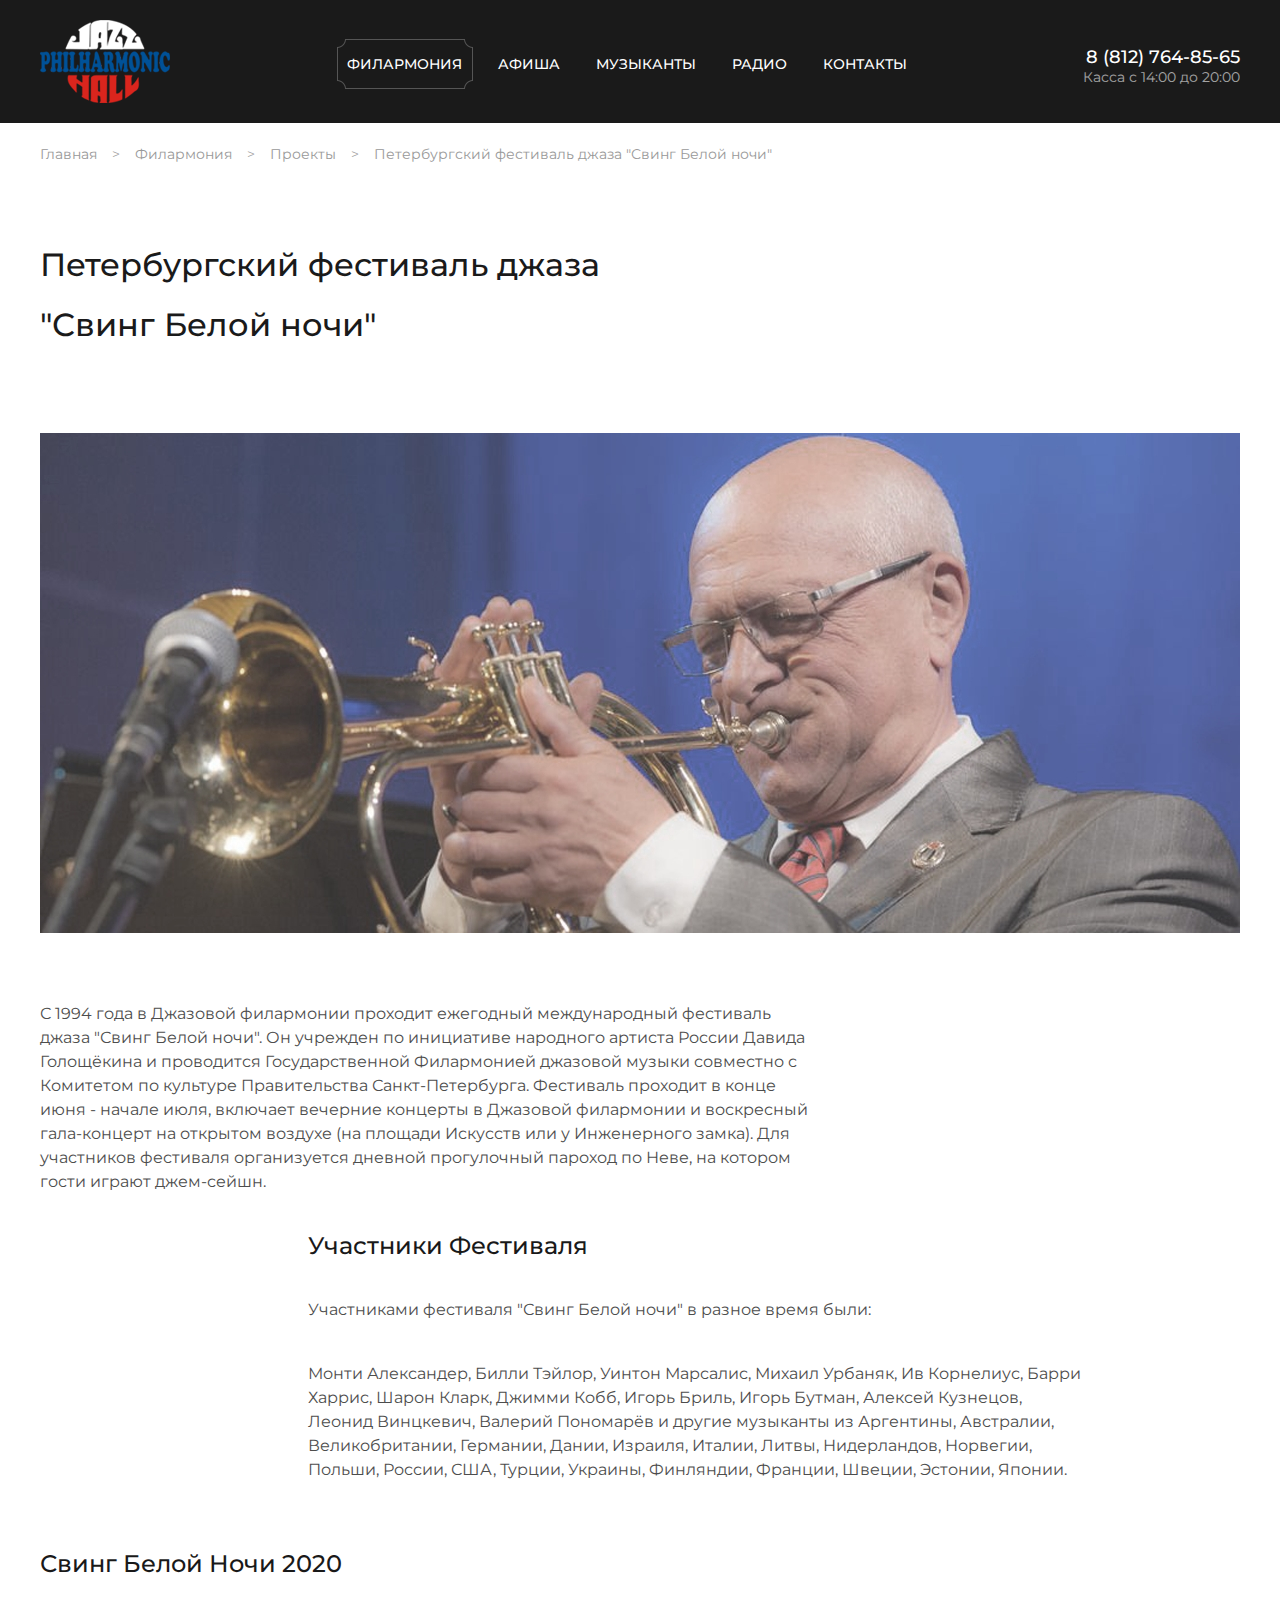
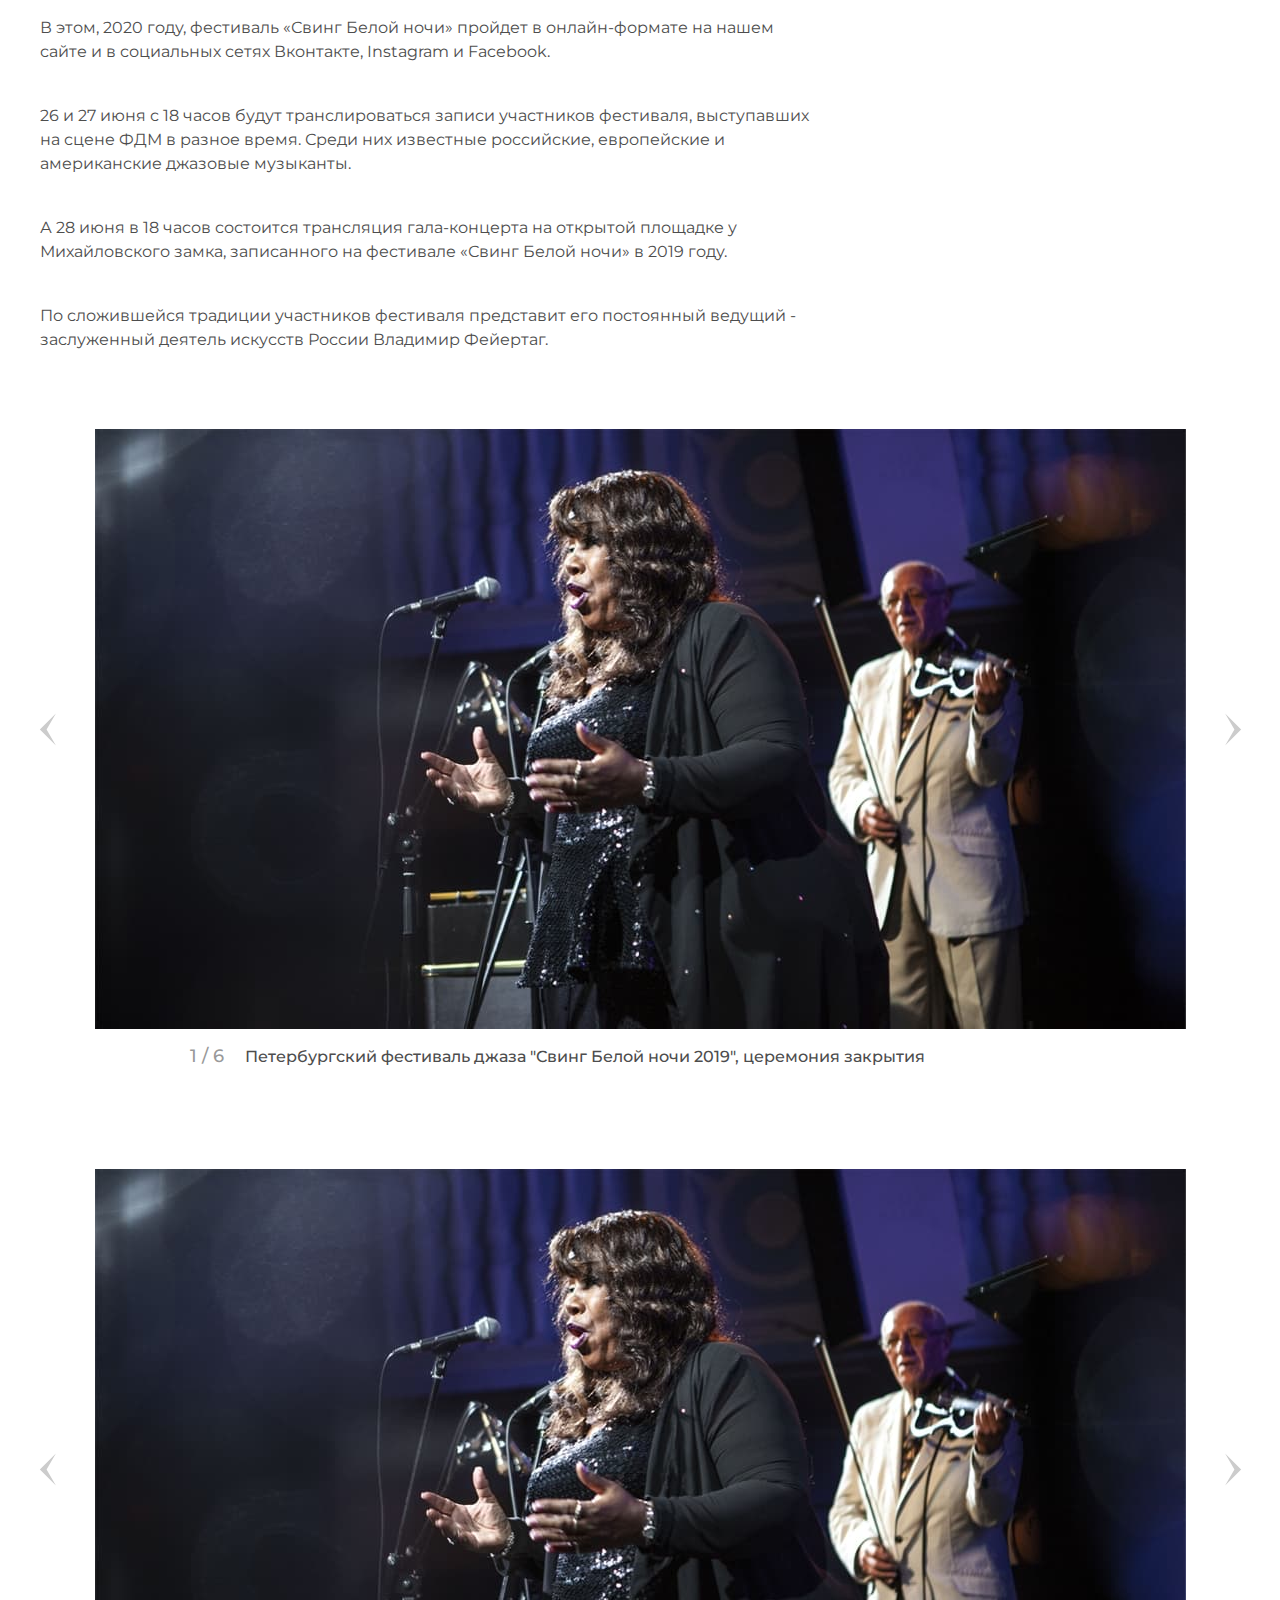
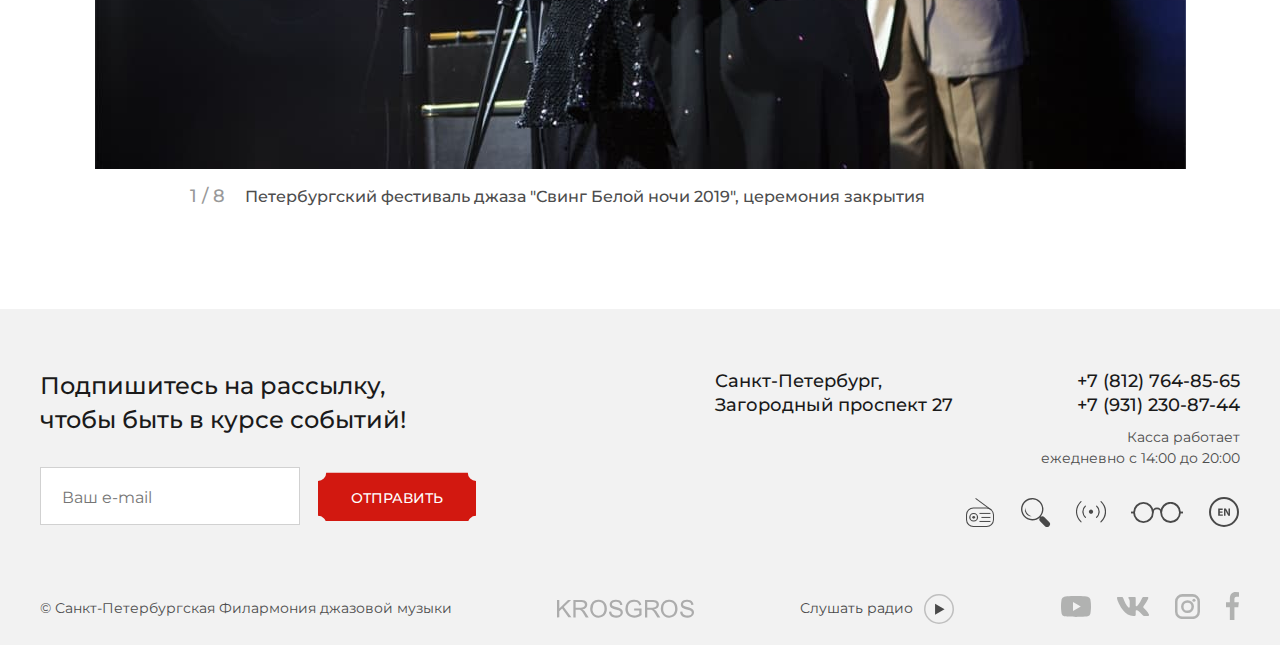
<file: project.html>
<!DOCTYPE html>
<html lang='ru'>

<head>
    <meta charset="UTF-8">
    <meta name="viewport" content="width=device-width, initial-scale=1.0">
    <title>Jazz</title>
    <link rel="stylesheet" href="css/style.css">
    <link
        href="https://fonts.googleapis.com/css2?family=Montserrat:wght@100;200;300;400;500;600;700;800;900&display=swap"
        rel="stylesheet">
    <link rel="stylesheet" href="js/slick/slick.css">
</head>

<body>
    <div class="wrapper wrapper-inner photo-in-projects">
        <header class="header">
            <div class="header__wrap">
                <a href="#" class="header__logo">
                    <img src="img/logo_copy.svg" alt="Логотип">
                </a>
                <button class="header__burger-btn">
                    <img src="img/burger.png" alt="Меню">
                    Меню
                </button>
                <nav class="header__nav">
                    <button class="header__nav-close">
                        <img src="img/close.svg" alt="Закрыть">
                    </button>
                    <ul>
                        <li>
                            <a href="#" class="header__nav-active">
                                Филармония
                            </a>
                        </li>
                        <li>
                            <a href="afisha.html">
                                Афиша
                            </a>
                        </li>
                        <li>
                            <a href="musicians.html">
                                Музыканты
                            </a>
                        </li>
                        <li>
                            <a href="radio.html">
                                Радио
                            </a>
                        </li>
                        <li>
                            <a href="contacts.html">
                                Контакты
                            </a>
                        </li>
                    </ul>
                </nav>
                <div class="header__contacts">
                    <a href="tel:+78127648565">
                        <svg xmlns="http://www.w3.org/2000/svg" viewBox="0 0 30 30" width="32px" height="30px">
                            <defs>
                                <style>
                                    .cls-1-h {
                                        fill: #fff;
                                    }
                                </style>
                            </defs>
                            <path class="cls-1-h"
                                d="M13.26,21.07a8.21,8.21,0,0,1,.21-2.62,1.14,1.14,0,0,0-.33-1.11l-1.38-1.53A9.18,9.18,0,0,1,15.5,11.4l1.7,1.08a1.16,1.16,0,0,0,1.19.18A8.21,8.21,0,0,1,20.94,12a1.15,1.15,0,0,0,1-1.23l-.22-2.66A1.14,1.14,0,0,0,20.54,7.1,13.35,13.35,0,0,0,8.34,21.47a1.14,1.14,0,0,0,1.23,1.05l2.65-.22A1.13,1.13,0,0,0,13.26,21.07Z" />
                            <path class="cls-1-h"
                                d="M15,30A15,15,0,1,1,30,15,15,15,0,0,1,15,30ZM15,1A14,14,0,1,0,29,15,14,14,0,0,0,15,1Z" />
                        </svg>
                        <span>8 (812) 764-85-65</span>
                    </a>
                    <p>
                        Касса с 14:00 до 20:00
                    </p>
                </div>
            </div>
        </header>
        <main class="main">
            <ul class="breadcrumb">
                <li><a href="index.html">Главная</a></li>
                <li><a href="filarmony">Филармония</a></li>
                <li><a href="projects.html">Проекты</a></li>
                <li class="breadcrumb__active">Петербургский фестиваль джаза "Свинг Белой ночи"</li>
            </ul>
            <div class="projects">
                <h1>
                    Петербургский фестиваль джаза "Свинг Белой ночи"
                </h1>
                <div class="projects__body">
                    <img src="img/imgproj.jpg" alt="Фото">
                    <p>
                        С 1994 года в Джазовой филармонии проходит ежегодный международный фестиваль джаза "Свинг Белой
                        ночи". Он учрежден по инициативе народного артиста России Давида Голощёкина и проводится
                        Государственной Филармонией джазовой музыки совместно с Комитетом по культуре Правительства
                        Санкт-Петербурга. Фестиваль проходит в конце июня - начале июля, включает вечерние концерты в
                        Джазовой филармонии и воскресный гала-концерт на открытом воздухе (на площади Искусств или у
                        Инженерного замка). Для участников фестиваля организуется дневной прогулочный пароход по Неве,
                        на котором гости играют джем-сейшн.
                    </p>
                    <div class="projects__body-center">
                        <h3>
                            Участники Фестиваля
                        </h3>
                        <p>
                            Участниками фестиваля "Свинг Белой ночи" в разное время были:
                        </p>
                        <p>
                            Монти Александер, Билли Тэйлор, Уинтон Марсалис, Михаил Урбаняк, Ив Корнелиус, Барри Харрис,
                            Шарон Кларк, Джимми Кобб, Игорь Бриль, Игорь Бутман, Алексей Кузнецов, Леонид Винцкевич,
                            Валерий Пономарёв и другие музыканты из Аргентины, Австралии, Великобритании, Германии,
                            Дании, Израиля, Италии, Литвы, Нидерландов, Норвегии, Польши, России, США, Турции, Украины,
                            Финляндии, Франции, Швеции, Эстонии, Японии.
                        </p>
                    </div>
                    <h3>
                        Свинг Белой Ночи 2020
                    </h3>
                    <p>
                        В этом, 2020 году, фестиваль «Свинг Белой ночи» пройдет в онлайн-формате на нашем сайте и в
                        социальных сетях Вконтакте, Instagram и Facebook.
                    </p>
                    <p>
                        26 и 27 июня с 18 часов будут транслироваться записи участников фестиваля, выступавших на сцене
                        ФДМ в разное время. Среди них известные российские, европейские и американские джазовые
                        музыканты.
                    </p>
                    <p>
                        А 28 июня в 18 часов состоится трансляция гала-концерта на открытой площадке у Михайловского
                        замка, записанного на фестивале «Свинг Белой ночи» в 2019 году.
                    </p>
                    <p>
                        По сложившейся традиции участников фестиваля представит его постоянный ведущий - заслуженный
                        деятель искусств России Владимир Фейертаг.
                    </p>
                </div>
            </div>
            <div class="photo">
                <div class="photo__slider-wrap">
                    <div class="photo__trap"></div>
                    <div class="photo__slider">
                        <div class="photo__slider-item">
                            <img src="img/imgs.jpg" alt="Фото">
                            <p>"Свинг Белой ночи 2019", день 2</p>
                        </div>
                        <div class="photo__slider-item">
                            <img src="img/ph3.jpg" alt="Фото">
                            <p>"Свинг Белой ночи 2019", день 2</p>
                        </div>
                        <div class="photo__slider-item">
                            <img src="img/imgs.jpg" alt="Фото">
                            <p>"Свинг Белой ночи 2019", день 2</p>
                        </div>
                        <div class="photo__slider-item">
                            <img src="img/ph2.jpg" alt="Фото">
                            <p>"Свинг Белой ночи 2019", день 2</p>
                        </div>
                        <div class="photo__slider-item">
                            <img src="img/ph3.jpg" alt="Фото">
                            <p>"Свинг Белой ночи 2019", день 2</p>
                        </div>
                        <div class="photo__slider-item">
                            <img src="img/imgs.jpg" alt="Фото">
                            <p>"Свинг Белой ночи 2019", день 2</p>
                        </div>
                    </div>
                    <p>
                        Петербургский фестиваль джаза "Свинг Белой ночи 2019", церемония закрытия
                    </p>
                </div>
                <button class="photo__btn-more">
                    Показать ещё
                </button>
            </div>
            <div class="photo">
                <div class="photo__slider-wrap">
                    <div class="photo__trap"></div>
                    <div class="photo__slider">
                        <div class="photo__slider-item">
                            <img src="img/imgs.jpg" alt="Фото">
                            <p>"Свинг Белой ночи 2019", закрытие</p>
                        </div>
                        <div class="photo__slider-item">
                            <img src="img/ph2.jpg" alt="Фото">
                            <p>"Свинг Белой ночи 2019", закрытие</p>
                        </div>
                        <div class="photo__slider-item">
                            <img src="img/ph3.jpg" alt="Фото">
                            <p>"Свинг Белой ночи 2019", закрытие</p>
                        </div>
                        <div class="photo__slider-item">
                            <img src="img/ph3.jpg" alt="Фото">
                            <p>"Свинг Белой ночи 2019", закрытие</p>
                        </div>
                        <div class="photo__slider-item">
                            <img src="img/ph2.jpg" alt="Фото">
                            <p>"Свинг Белой ночи 2019", закрытие</p>
                        </div>
                        <div class="photo__slider-item">
                            <img src="img/ph3.jpg" alt="Фото">
                            <p>"Свинг Белой ночи 2019", закрытие</p>
                        </div>
                        <div class="photo__slider-item">
                            <img src="img/ph2.jpg" alt="Фото">
                            <p>"Свинг Белой ночи 2019", закрытие</p>
                        </div>
                        <div class="photo__slider-item">
                            <img src="img/ph3.jpg" alt="Фото">
                            <p>"Свинг Белой ночи 2019", закрытие</p>
                        </div>
                    </div>
                    <p>
                        Петербургский фестиваль джаза "Свинг Белой ночи 2019", церемония закрытия
                    </p>
                </div>
                <button class="photo__btn-more">
                    Показать ещё
                </button>
            </div>
        </main>
        <footer class="footer">
            <div class="footer__search">
                <p>
                    Поиск
                </p>
                <form class="footer__search-form">
                    <label for="footer-search">
                        <input type="text" id="footer-search" placeholder="Что искать?">
                    </label>
                    <button type="button">
                        Искать!
                    </button>
                </form>
            </div>
            <div class="footer__top">
                <form class="footer__form">
                    <p class="footer__form-name">
                        Подпишитесь на рассылку,
                        чтобы быть в курсе событий!
                    </p>
                    <div class="footer__form-body">
                        <label for="footer-sub">
                            <input id="footer-sub" type="text" class="footer__sub" placeholder="Ваш e-mail">
                        </label>
                        <button type="button" onclick="formVal()">
                            Отправить
                        </button>
                    </div>
                    <p class="footer__form-thanks">
                        Ура! Ваша подписка оформлена!
                    </p>
                </form>
                <div class="footer__mob-under">
                    <a href="#">
                        Санкт-Петербург,
                        Загородный проспект 27
                    </a>
                    <div class="footer__mob-social">
                        <a href="#">
                            <svg id="Layer_10" data-name="Layer 10" xmlns="http://www.w3.org/2000/svg"
                                viewBox="0 0 30 21" width="32px" height="21px">
                                <path
                                    d="M29.35,3.29A3.8,3.8,0,0,0,26.69.63C24.36,0,15,0,15,0S5.6,0,3.27.65A3.77,3.77,0,0,0,.62,3.31,39.08,39.08,0,0,0,0,10.5a38.17,38.17,0,0,0,.64,7.21,3.77,3.77,0,0,0,2.65,2.66C5.62,21,15,21,15,21s9.38,0,11.71-.63a3.77,3.77,0,0,0,2.65-2.66A38.11,38.11,0,0,0,30,10.5,39.38,39.38,0,0,0,29.35,3.29ZM12,15V6l7.78,4.5Z" />
                            </svg>
                        </a><a href="#">
                            <svg id="Layer_11" data-name="Layer 11" xmlns="http://www.w3.org/2000/svg"
                                viewBox="0 0 32 19" width="34px" height="19px">
                                <defs>
                                    <style>
                                        .cls-1 {
                                            fill-rule: evenodd;
                                        }
                                    </style>
                                </defs>

                                <path class="cls-1"
                                    d="M30.71,19h-3.5c-1.34,0-1.73-1.07-4.1-3.44-2.08-2-3-2.26-3.49-2.26-.71,0-.92.2-.92,1.2v3.14c0,.86-.27,1.36-2.5,1.36-3.7,0-7.78-2.25-10.67-6.4C1.19,6.51,0,1.92,0,1,0,.47.2,0,1.2,0H4.7c.9,0,1.23.39,1.57,1.36,1.71,5,4.6,9.35,5.78,9.35.45,0,.65-.21.65-1.34V4.21C12.57,1.84,11.31,1.65,11.31.8A.84.84,0,0,1,12.2,0h5.5c.75,0,1,.4,1,1.29V8.22c0,.74.33,1,.55,1,.44,0,.81-.26,1.63-1.07A29.33,29.33,0,0,0,25.18,1a1.53,1.53,0,0,1,1.53-1h3.5c1.05,0,1.28.54,1.05,1.29-.44,2-4.7,8-4.7,8-.38.6-.52.89,0,1.56.37.52,1.59,1.56,2.41,2.52a15.21,15.21,0,0,1,3,4.1C32.21,18.5,31.71,19,30.71,19Z" />
                            </svg>
                        </a><a href="#">
                            <svg id="Layer_12" data-name="Layer 12" xmlns="http://www.w3.org/2000/svg"
                                viewBox="0 0 25 25" width="27px" height="25px">

                                <path
                                    d="M17.55.12H7.45A7.46,7.46,0,0,0,0,7.57v10.1a7.46,7.46,0,0,0,7.45,7.45h10.1A7.46,7.46,0,0,0,25,17.67V7.57A7.46,7.46,0,0,0,17.55.12Zm4.94,17.55a4.94,4.94,0,0,1-4.94,4.93H7.45a4.94,4.94,0,0,1-4.94-4.93V7.57A4.94,4.94,0,0,1,7.45,2.63h10.1a4.93,4.93,0,0,1,4.93,4.94v10.1Z" />
                                <path
                                    d="M12.5,6.15A6.47,6.47,0,1,0,19,12.62,6.47,6.47,0,0,0,12.5,6.15Zm0,10.42a3.95,3.95,0,1,1,3.95-4A4,4,0,0,1,12.5,16.57Z" />
                                <circle cx="18.98" cy="6.2" r="1.55" />
                            </svg>
                        </a><a href="#">
                            <svg id="Layer_13" data-name="Layer 13" xmlns="http://www.w3.org/2000/svg"
                                viewBox="0 0 13 28" width="15px" height="28px">

                                <path
                                    d="M8.43,7.08v3.17h4.41l-.57,5H8.43V28H3.85V15.23H0v-5H3.85V6.58C3.85,2.32,6.17,0,9.57,0A28.9,28.9,0,0,1,13,.19V4.66H10.64C8.79,4.66,8.43,5.63,8.43,7.08Z" />
                            </svg>
                        </a>
                    </div>
                </div>
                <div>
                    <a href="tel:+78127648565">
                        +7 (812) 764-85-65
                    </a>
                    <a href="tel:+79312308744">
                        +7 (931) 230-87-44
                    </a>
                    <p>
                        Касса работает ежедневно
                        с 14:00 до 20:00
                    </p>
                    <div class="footer__social-desc">
                        <button class="footer__btn-radio">
                            <svg id="Layer_1" data-name="Layer 1" xmlns="http://www.w3.org/2000/svg" viewBox="0 0 28 29"
                                width="30px" height="29px">
                                <title>Радио</title>
                                <path
                                    d="M20.48,29h-13A7.41,7.41,0,0,1,0,21.74V16.8A7.41,7.41,0,0,1,7.52,9.54h13A7.41,7.41,0,0,1,28,16.8v4.94A7.41,7.41,0,0,1,20.48,29Zm-13-18.45A6.37,6.37,0,0,0,1.05,16.8v4.94A6.37,6.37,0,0,0,7.52,28h13A6.37,6.37,0,0,0,27,21.74V16.8a6.37,6.37,0,0,0-6.47-6.25Z" />
                                <polygon points="25.14 12.46 9.26 0.81 9.89 0 25.77 11.65 25.14 12.46" />
                                <rect x="13.48" y="14.92" width="10.95" height="1.01" />
                                <rect x="13.48" y="22.96" width="10.95" height="1.01" />
                                <rect x="15.42" y="18.94" width="9" height="1.01" />
                                <path
                                    d="M7.68,23.52a4.26,4.26,0,1,1,0-8.51,4.26,4.26,0,1,1,0,8.51Zm0-7.49a3.24,3.24,0,1,0,0,6.48,3.24,3.24,0,1,0,0-6.48Z" />
                                <ellipse cx="7.68" cy="19.27" rx="1.42" ry="1.37" />
                            </svg>
                        </button>
                        <button class="footer__btn-search">
                            <svg id="Layer_2" data-name="Layer 2" xmlns="http://www.w3.org/2000/svg" viewBox="0 0 29 29"
                                width="31px" height="29px">
                                <title>Поиск</title>
                                <rect x="20.78" y="17.48" width="5.88" height="12.49" rx="2.94"
                                    transform="translate(-9.83 23.72) rotate(-45)" />
                                <rect x="19.76" y="17.86" width="1.52" height="5.31"
                                    transform="translate(-8.5 20.52) rotate(-45)" />
                                <path
                                    d="M11.2,22.4a11.2,11.2,0,1,1,7.93-3.27A11.17,11.17,0,0,1,11.2,22.4Zm0-21a9.84,9.84,0,1,0,7,2.88A9.79,9.79,0,0,0,11.2,1.37Z" />
                                <path
                                    d="M10.73,18.16a5.65,5.65,0,0,1-3.09-.51,6.56,6.56,0,0,1-2.48-2,6.11,6.11,0,0,1-.72-6.09,10.13,10.13,0,0,0,.31,2.94A8,8,0,0,0,8,17,9.77,9.77,0,0,0,10.73,18.16Z" />
                            </svg>
                        </button>
                        <button class="footer__btn-online">
                            <svg id="Layer_3" data-name="Layer 3" xmlns="http://www.w3.org/2000/svg" viewBox="0 0 28 20"
                                width="30px" heigth="20px">
                                <title>Online трансляция</title>
                                <path
                                    d="M14,11.91a2,2,0,0,1-1.35-.51A1.94,1.94,0,0,1,12,10a1.92,1.92,0,0,1,.59-1.38,2.06,2.06,0,0,1,2.82,0A1.92,1.92,0,0,1,16,10a1.94,1.94,0,0,1-.65,1.44A2,2,0,0,1,14,11.91Z" />
                                <path
                                    d="M19.16,15.82a.55.55,0,0,1-.39-.16.51.51,0,0,1,0-.73,6.68,6.68,0,0,0,.08-9.87.5.5,0,0,1,0-.72.54.54,0,0,1,.75,0,7.87,7.87,0,0,1,1.8,2.52,7.64,7.64,0,0,1,0,6.28,7.73,7.73,0,0,1-1.85,2.55A.58.58,0,0,1,19.16,15.82Z" />
                                <path
                                    d="M8.84,15.82a.58.58,0,0,1-.36-.14,7.73,7.73,0,0,1-1.85-2.55,7.64,7.64,0,0,1,0-6.28A7.87,7.87,0,0,1,8.4,4.33a.54.54,0,0,1,.75,0,.5.5,0,0,1,0,.72,6.68,6.68,0,0,0,.08,9.87.51.51,0,0,1,0,.73A.55.55,0,0,1,8.84,15.82Z" />
                                <path
                                    d="M23.25,20a.51.51,0,0,1-.38-.16.5.5,0,0,1,0-.72A12.34,12.34,0,0,0,23,.88a.49.49,0,0,1,0-.72.53.53,0,0,1,.74,0,13.6,13.6,0,0,1,3.15,4.39,13.3,13.3,0,0,1,0,10.91,13.57,13.57,0,0,1-3.21,4.42A.54.54,0,0,1,23.25,20Z" />
                                <path
                                    d="M4.75,20a.54.54,0,0,1-.36-.14,13.57,13.57,0,0,1-3.21-4.42,13.3,13.3,0,0,1,0-10.91A13.6,13.6,0,0,1,4.31.14a.53.53,0,0,1,.74,0A.49.49,0,0,1,5,.88a12.34,12.34,0,0,0,.07,18.24.5.5,0,0,1,0,.72A.51.51,0,0,1,4.75,20Z" />
                            </svg>
                        </button>
                        <button class="footer__btn-access">
                            <svg id="Layer_4" data-name="Layer 4" xmlns="http://www.w3.org/2000/svg" viewBox="0 0 52 21"
                                width="52px" height="21px">
                                <title>Версия для слабовидящих</title>
                                <path
                                    d="M39.56,21A10.41,10.41,0,0,1,29.25,10.5a10.31,10.31,0,1,1,20.61,0A10.41,10.41,0,0,1,39.56,21Zm0-19.15a8.58,8.58,0,0,0-8.5,8.65,8.5,8.5,0,1,0,17,0A8.58,8.58,0,0,0,39.56,1.85Z" />
                                <path
                                    d="M12.44,21A10.41,10.41,0,0,1,2.14,10.5,10.41,10.41,0,0,1,12.44,0,10.41,10.41,0,0,1,22.75,10.5,10.41,10.41,0,0,1,12.44,21Zm0-19.15A8.58,8.58,0,0,0,4,10.5a8.58,8.58,0,0,0,8.49,8.65,8.58,8.58,0,0,0,8.5-8.65A8.58,8.58,0,0,0,12.44,1.85Z" />
                                <path d="M31.06,10.5H29.25a3.25,3.25,0,1,0-6.5,0H20.94a5.06,5.06,0,1,1,10.12,0Z" />
                                <rect x="48.96" y="9.58" width="3.04" height="1.85" />
                                <rect y="9.58" width="3.04" height="1.85" />
                            </svg>
                        </button>
                        <button class="footer__btn-en">
                            <svg id="Layer_5" data-name="Layer 5" xmlns="http://www.w3.org/2000/svg" viewBox="0 0 30 30"
                                width="32px" height="30px">
                                <title>English version</title>
                                <path
                                    d="M15,30A15,15,0,1,1,30,15,15,15,0,0,1,15,30ZM15,2.05A13,13,0,1,0,28,15,13,13,0,0,0,15,2.05Z" />
                                <path d="M13.53,15.76h-2.7V17.5h3v1.36H9.18V11.53h4.51v1.36H10.83v1.52h2.7Z" />
                                <path
                                    d="M15,18.86V11.53H16.9l1.53,2.69a24.05,24.05,0,0,1,1.19,2.51h0a29.73,29.73,0,0,1-.13-3.07V11.53H21v7.33H19.29L17.73,16a25.93,25.93,0,0,1-1.27-2.59h-.05c.06,1,.08,2,.08,3.21v2.21Z" />
                            </svg>
                        </button>
                    </div>
                </div>
            </div>
            <div class="footer__bottom">
                <span>
                    © Санкт-Петербургская Филармония джазовой музыки
                </span>
                <a href="#">
                    <svg xmlns="http://www.w3.org/2000/svg" viewBox="0 0 137 20">
                        <path class="cls-1-h1"
                            d="M0,18.38V1H2.3V9.61L11,1h3.12L6.77,8l7.62,10.35h-3L5.15,9.57,2.3,12.35v6Z" />
                        <path class="cls-1-h1"
                            d="M16.35,18.38V1h7.72a10.12,10.12,0,0,1,3.54.47A3.82,3.82,0,0,1,29.54,3.1a4.89,4.89,0,0,1,.73,2.63,4.38,4.38,0,0,1-1.2,3.12,6.07,6.07,0,0,1-3.71,1.61,6.24,6.24,0,0,1,1.39.87,12,12,0,0,1,1.92,2.32l3,4.73H28.8l-2.31-3.62c-.67-1-1.22-1.84-1.66-2.4a5.45,5.45,0,0,0-1.17-1.16,3.24,3.24,0,0,0-1.05-.46,6.39,6.39,0,0,0-1.28-.09H18.65v7.73Zm2.3-9.72h5a7.39,7.39,0,0,0,2.47-.33,2.59,2.59,0,0,0,1.35-1,2.82,2.82,0,0,0,.46-1.56,2.6,2.6,0,0,0-.89-2,4.22,4.22,0,0,0-2.84-.8H18.65Z" />
                        <path class="cls-1-h1"
                            d="M33.18,9.91a9.43,9.43,0,0,1,2.33-6.79,7.88,7.88,0,0,1,6-2.45,8.32,8.32,0,0,1,4.35,1.15,7.57,7.57,0,0,1,3,3.21,10.37,10.37,0,0,1,1,4.67,10.27,10.27,0,0,1-1.07,4.74,7.26,7.26,0,0,1-3,3.17,8.74,8.74,0,0,1-4.23,1.07,8.14,8.14,0,0,1-4.39-1.19,7.59,7.59,0,0,1-2.93-3.24A9.76,9.76,0,0,1,33.18,9.91Zm2.37,0a7,7,0,0,0,1.69,5,5.91,5.91,0,0,0,8.53,0,7.4,7.4,0,0,0,1.68-5.19A8.93,8.93,0,0,0,46.73,6a5.57,5.57,0,0,0-2.1-2.46,5.71,5.71,0,0,0-3.1-.87,5.87,5.87,0,0,0-4.21,1.68Q35.55,6,35.55,9.94Z" />
                        <path class="cls-1-h1"
                            d="M52,12.79l2.17-.19a4.92,4.92,0,0,0,.72,2.14,4,4,0,0,0,1.75,1.36,6.78,6.78,0,0,0,2.68.52,6.37,6.37,0,0,0,2.32-.4,3.25,3.25,0,0,0,1.51-1.07,2.55,2.55,0,0,0,.49-1.49,2.24,2.24,0,0,0-.48-1.43,3.51,3.51,0,0,0-1.56-1c-.47-.18-1.5-.46-3.1-.85a15,15,0,0,1-3.36-1.09,4.59,4.59,0,0,1-1.86-1.62,3.91,3.91,0,0,1-.61-2.16A4.52,4.52,0,0,1,53.42,3a4.69,4.69,0,0,1,2.19-1.74A8.39,8.39,0,0,1,58.8.68a8.88,8.88,0,0,1,3.42.62,5,5,0,0,1,2.27,1.84,5.25,5.25,0,0,1,.86,2.74l-2.21.17a3.56,3.56,0,0,0-1.21-2.5,4.68,4.68,0,0,0-3-.84,4.9,4.9,0,0,0-3,.77,2.3,2.3,0,0,0-1,1.84,2,2,0,0,0,.67,1.55,9.41,9.41,0,0,0,3.48,1.24A22.42,22.42,0,0,1,62.9,9.22,5.25,5.25,0,0,1,65.14,11a4.28,4.28,0,0,1,.73,2.48,4.77,4.77,0,0,1-.8,2.62A5.26,5.26,0,0,1,62.79,18a8.07,8.07,0,0,1-3.36.68,10,10,0,0,1-4-.69A5.54,5.54,0,0,1,53,15.92,5.81,5.81,0,0,1,52,12.79Z" />
                        <path class="cls-1-h1"
                            d="M77.16,11.56V9.51h7.38V16A13.29,13.29,0,0,1,81,18a10.45,10.45,0,0,1-3.7.68,9.77,9.77,0,0,1-4.66-1.1,7.3,7.3,0,0,1-3.17-3.17,10.08,10.08,0,0,1-1.07-4.65A10.76,10.76,0,0,1,69.5,5a7,7,0,0,1,3-3.27A9.64,9.64,0,0,1,77.15.68a9,9,0,0,1,3.41.61A5.7,5.7,0,0,1,83,3a7.7,7.7,0,0,1,1.32,2.85l-2.08.56a6.46,6.46,0,0,0-1-2.09,3.94,3.94,0,0,0-1.66-1.21,6,6,0,0,0-2.4-.46,7.09,7.09,0,0,0-2.73.48A5,5,0,0,0,72.57,4.4a6.14,6.14,0,0,0-1.1,1.72,9.13,9.13,0,0,0-.66,3.5,8.6,8.6,0,0,0,.8,3.9,5.08,5.08,0,0,0,2.33,2.32,7.23,7.23,0,0,0,3.26.76A7.78,7.78,0,0,0,80.12,16a7.8,7.8,0,0,0,2.16-1.23V11.56Z" />
                        <path class="cls-1-h1"
                            d="M88,18.38V1h7.72a10.12,10.12,0,0,1,3.54.47,3.86,3.86,0,0,1,1.93,1.65,5,5,0,0,1,.73,2.63,4.38,4.38,0,0,1-1.2,3.12A6.07,6.07,0,0,1,97,10.46a6.48,6.48,0,0,1,1.39.87,12,12,0,0,1,1.91,2.32l3,4.73h-2.9l-2.3-3.62c-.67-1-1.23-1.84-1.66-2.4a5.45,5.45,0,0,0-1.17-1.16,3.44,3.44,0,0,0-1-.46,6.44,6.44,0,0,0-1.29-.09H90.27v7.73Zm2.3-9.72h5a7.31,7.31,0,0,0,2.47-.33,2.57,2.57,0,0,0,1.36-1,2.82,2.82,0,0,0,.46-1.56,2.58,2.58,0,0,0-.9-2,4.18,4.18,0,0,0-2.83-.8H90.27Z" />
                        <path class="cls-1-h1"
                            d="M103.82,9.91a9.47,9.47,0,0,1,2.33-6.79,7.88,7.88,0,0,1,6-2.45,8.28,8.28,0,0,1,4.34,1.15,7.59,7.59,0,0,1,3,3.21,10.51,10.51,0,0,1,1,4.67,10.27,10.27,0,0,1-1.07,4.74,7.26,7.26,0,0,1-3,3.17,8.68,8.68,0,0,1-4.22,1.07,8.18,8.18,0,0,1-4.4-1.19,7.59,7.59,0,0,1-2.93-3.24A9.76,9.76,0,0,1,103.82,9.91Zm2.38,0a7,7,0,0,0,1.69,5,5.91,5.91,0,0,0,8.53,0,7.4,7.4,0,0,0,1.68-5.19A8.93,8.93,0,0,0,117.38,6a5.57,5.57,0,0,0-2.1-2.46,5.74,5.74,0,0,0-3.11-.87A5.9,5.9,0,0,0,108,4.33C106.78,5.45,106.2,7.32,106.2,9.94Z" />
                        <path class="cls-1-h1"
                            d="M123.14,12.79l2.18-.19a4.79,4.79,0,0,0,.71,2.14,4,4,0,0,0,1.76,1.36,6.69,6.69,0,0,0,2.67.52,6.37,6.37,0,0,0,2.32-.4,3.25,3.25,0,0,0,1.51-1.07,2.55,2.55,0,0,0,.49-1.49,2.24,2.24,0,0,0-.48-1.43,3.45,3.45,0,0,0-1.56-1c-.47-.18-1.5-.46-3.1-.85a15,15,0,0,1-3.36-1.09,4.66,4.66,0,0,1-1.86-1.62,3.91,3.91,0,0,1-.61-2.16A4.45,4.45,0,0,1,124.56,3a4.61,4.61,0,0,1,2.18-1.74,8.39,8.39,0,0,1,3.19-.59,8.88,8.88,0,0,1,3.42.62,5,5,0,0,1,2.27,1.84,5.25,5.25,0,0,1,.86,2.74l-2.21.17a3.56,3.56,0,0,0-1.21-2.5,4.68,4.68,0,0,0-3-.84,4.9,4.9,0,0,0-3,.77,2.3,2.3,0,0,0-1,1.84,2,2,0,0,0,.67,1.55,9.48,9.48,0,0,0,3.48,1.24A22.42,22.42,0,0,1,134,9.22,5.35,5.35,0,0,1,136.28,11a4.35,4.35,0,0,1,.72,2.48,4.77,4.77,0,0,1-.8,2.62A5.26,5.26,0,0,1,133.92,18a8,8,0,0,1-3.36.68,10,10,0,0,1-4-.69,5.54,5.54,0,0,1-2.5-2.07A5.81,5.81,0,0,1,123.14,12.79Z" />
                    </svg>
                </a>
                <p>
                    <a href="#">
                        Слушать радио
                        <span>
                            <svg xmlns="http://www.w3.org/2000/svg" viewBox="0 0 30 30" width="32px" height="30px">
                                <defs>
                                    <style>
                                        .cls-1-f {
                                            fill: #bfbfbf;
                                        }

                                        .cls-2-f {
                                            fill: #494949;
                                        }
                                    </style>
                                </defs>
                                <path class="cls-1-f"
                                    d="M15,30A15,15,0,1,1,30,15,15,15,0,0,1,15,30ZM15,1.51A13.49,13.49,0,1,0,28.49,15,13.5,13.5,0,0,0,15,1.51Z" />
                                <polygon class="cls-2-f"
                                    points="20.56 15.18 15.8 17.93 11.04 20.67 11.04 15.18 11.04 9.69 15.8 12.43 20.56 15.18" />
                            </svg>
                        </span>
                    </a>
                    <a href="#">
                        Online трансляция
                        <svg id="Layer_12" data-name="Layer 2" xmlns="http://www.w3.org/2000/svg" viewBox="0 0 30 20"
                            width="30px" heigth="20px">
                            <path
                                d="M14,11.91a2,2,0,0,1-1.35-.51A1.94,1.94,0,0,1,12,10a1.92,1.92,0,0,1,.59-1.38,2.06,2.06,0,0,1,2.82,0A1.92,1.92,0,0,1,16,10a1.94,1.94,0,0,1-.65,1.44A2,2,0,0,1,14,11.91Z" />
                            <path
                                d="M19.16,15.82a.55.55,0,0,1-.39-.16.51.51,0,0,1,0-.73,6.68,6.68,0,0,0,.08-9.87.5.5,0,0,1,0-.72.54.54,0,0,1,.75,0,7.87,7.87,0,0,1,1.8,2.52,7.64,7.64,0,0,1,0,6.28,7.73,7.73,0,0,1-1.85,2.55A.58.58,0,0,1,19.16,15.82Z" />
                            <path
                                d="M8.84,15.82a.58.58,0,0,1-.36-.14,7.73,7.73,0,0,1-1.85-2.55,7.64,7.64,0,0,1,0-6.28A7.87,7.87,0,0,1,8.4,4.33a.54.54,0,0,1,.75,0,.5.5,0,0,1,0,.72,6.68,6.68,0,0,0,.08,9.87.51.51,0,0,1,0,.73A.55.55,0,0,1,8.84,15.82Z" />
                            <path
                                d="M23.25,20a.51.51,0,0,1-.38-.16.5.5,0,0,1,0-.72A12.34,12.34,0,0,0,23,.88a.49.49,0,0,1,0-.72.53.53,0,0,1,.74,0,13.6,13.6,0,0,1,3.15,4.39,13.3,13.3,0,0,1,0,10.91,13.57,13.57,0,0,1-3.21,4.42A.54.54,0,0,1,23.25,20Z" />
                            <path
                                d="M4.75,20a.54.54,0,0,1-.36-.14,13.57,13.57,0,0,1-3.21-4.42,13.3,13.3,0,0,1,0-10.91A13.6,13.6,0,0,1,4.31.14a.53.53,0,0,1,.74,0A.49.49,0,0,1,5,.88a12.34,12.34,0,0,0,.07,18.24.5.5,0,0,1,0,.72A.51.51,0,0,1,4.75,20Z" />
                        </svg>
                    </a>
                </p>
                <div class="footer__desctop-social">
                    <a href="#">
                        <svg id="Layer_6" data-name="Layer 6" xmlns="http://www.w3.org/2000/svg" viewBox="0 0 30 21"
                            width="32px" height="21px">
                            <path
                                d="M29.35,3.29A3.8,3.8,0,0,0,26.69.63C24.36,0,15,0,15,0S5.6,0,3.27.65A3.77,3.77,0,0,0,.62,3.31,39.08,39.08,0,0,0,0,10.5a38.17,38.17,0,0,0,.64,7.21,3.77,3.77,0,0,0,2.65,2.66C5.62,21,15,21,15,21s9.38,0,11.71-.63a3.77,3.77,0,0,0,2.65-2.66A38.11,38.11,0,0,0,30,10.5,39.38,39.38,0,0,0,29.35,3.29ZM12,15V6l7.78,4.5Z" />
                        </svg>
                    </a>
                    <a href="#">
                        <svg id="Layer_7" data-name="Layer 7" xmlns="http://www.w3.org/2000/svg" viewBox="0 0 32 19"
                            width="34px" height="19px">
                            <defs>
                                <style>
                                    .cls-1 {
                                        fill-rule: evenodd;
                                    }
                                </style>
                            </defs>
                            <path class="cls-1"
                                d="M30.71,19h-3.5c-1.34,0-1.73-1.07-4.1-3.44-2.08-2-3-2.26-3.49-2.26-.71,0-.92.2-.92,1.2v3.14c0,.86-.27,1.36-2.5,1.36-3.7,0-7.78-2.25-10.67-6.4C1.19,6.51,0,1.92,0,1,0,.47.2,0,1.2,0H4.7c.9,0,1.23.39,1.57,1.36,1.71,5,4.6,9.35,5.78,9.35.45,0,.65-.21.65-1.34V4.21C12.57,1.84,11.31,1.65,11.31.8A.84.84,0,0,1,12.2,0h5.5c.75,0,1,.4,1,1.29V8.22c0,.74.33,1,.55,1,.44,0,.81-.26,1.63-1.07A29.33,29.33,0,0,0,25.18,1a1.53,1.53,0,0,1,1.53-1h3.5c1.05,0,1.28.54,1.05,1.29-.44,2-4.7,8-4.7,8-.38.6-.52.89,0,1.56.37.52,1.59,1.56,2.41,2.52a15.21,15.21,0,0,1,3,4.1C32.21,18.5,31.71,19,30.71,19Z" />
                        </svg>
                    </a>
                    <a href="#">
                        <svg id="Layer_8" data-name="Layer 8" xmlns="http://www.w3.org/2000/svg" viewBox="0 0 25 25"
                            width="27px" height="25px">
                            <path
                                d="M17.55.12H7.45A7.46,7.46,0,0,0,0,7.57v10.1a7.46,7.46,0,0,0,7.45,7.45h10.1A7.46,7.46,0,0,0,25,17.67V7.57A7.46,7.46,0,0,0,17.55.12Zm4.94,17.55a4.94,4.94,0,0,1-4.94,4.93H7.45a4.94,4.94,0,0,1-4.94-4.93V7.57A4.94,4.94,0,0,1,7.45,2.63h10.1a4.93,4.93,0,0,1,4.93,4.94v10.1Z" />
                            <path
                                d="M12.5,6.15A6.47,6.47,0,1,0,19,12.62,6.47,6.47,0,0,0,12.5,6.15Zm0,10.42a3.95,3.95,0,1,1,3.95-4A4,4,0,0,1,12.5,16.57Z" />
                            <circle cx="18.98" cy="6.2" r="1.55" />
                        </svg>
                    </a>
                    <a href="#">
                        <svg id="Layer_9" data-name="Layer 9" xmlns="http://www.w3.org/2000/svg" viewBox="0 0 13 28"
                            width="15px" height="28px">
                            <path
                                d="M8.43,7.08v3.17h4.41l-.57,5H8.43V28H3.85V15.23H0v-5H3.85V6.58C3.85,2.32,6.17,0,9.57,0A28.9,28.9,0,0,1,13,.19V4.66H10.64C8.79,4.66,8.43,5.63,8.43,7.08Z" />
                        </svg>
                    </a>
                </div>
            </div>
        </footer>
        <div class="access-bar">
            <div class="access-bar__font">
                <p>
                    Размер шрифта
                </p>
                <input class="access-bar-font-input" type="radio" id="font-sm" name="access-font">
                <label class="access-bar__font-item access-bar__font-item-sm" for="font-sm">
                    A
                </label>
                <input class="access-bar-font-input" type="radio" id="font-m" name="access-font">
                <label class="access-bar__font-item access-bar__font-item-m" for="font-m">
                    A
                </label>
                <input class="access-bar-font-input" type="radio" id="font-b" name="access-font">
                <label class="access-bar__font-item access-bar__font-item-b" for="font-b">
                    A
                </label>
            </div>
            <div class="access-bar__back">
                <p>
                    Фон
                </p>
                <input class="access-bar__back-input" type="radio" id="back-w" name="access-back">
                <label class="access-bar__back-item access-bar__back-item-w" for="back-w">
                    ●
                </label>
                <input class="access-bar__back-input" type="radio" id="back-b" name="access-back">
                <label class="access-bar__back-item access-bar__back-item-b" for="back-b">
                    ●
                </label>
                <input class="access-bar__back-input" type="radio" id="back-bl" name="access-back">
                <label class="access-bar__back-item access-bar__back-item-bl" for="back-bl">
                    ●
                </label>
            </div>
            <div class="access-bar__img">
                <p>
                    Изображения
                </p>
                <input class="access-bar__img-input" type="radio" id="img-on" name="access-img">
                <label class="access-bar__img-item access-bar__img-item-on" for="img-on">
                    Вкл
                </label>
                <input class="access-bar__img-input" type="radio" id="img-off" name="access-img">
                <label class="access-bar__img-item access-bar__img-item-off" for="img-off">
                    Выкл
                </label>
            </div>
            <button class="access-bar__exit">
                <span>Вернуть к обычному режиму </span><img src="img/close.svg" alt="Закрыть">
            </button>

        </div>
    </div>
    <script src="js/index.js"></script>
    <script src="js/jq.js"></script>
    <script src="js/slick/slick.min.js"></script>
    <script src="js/jq-index.js"></script>
</body>

</html>
</file>
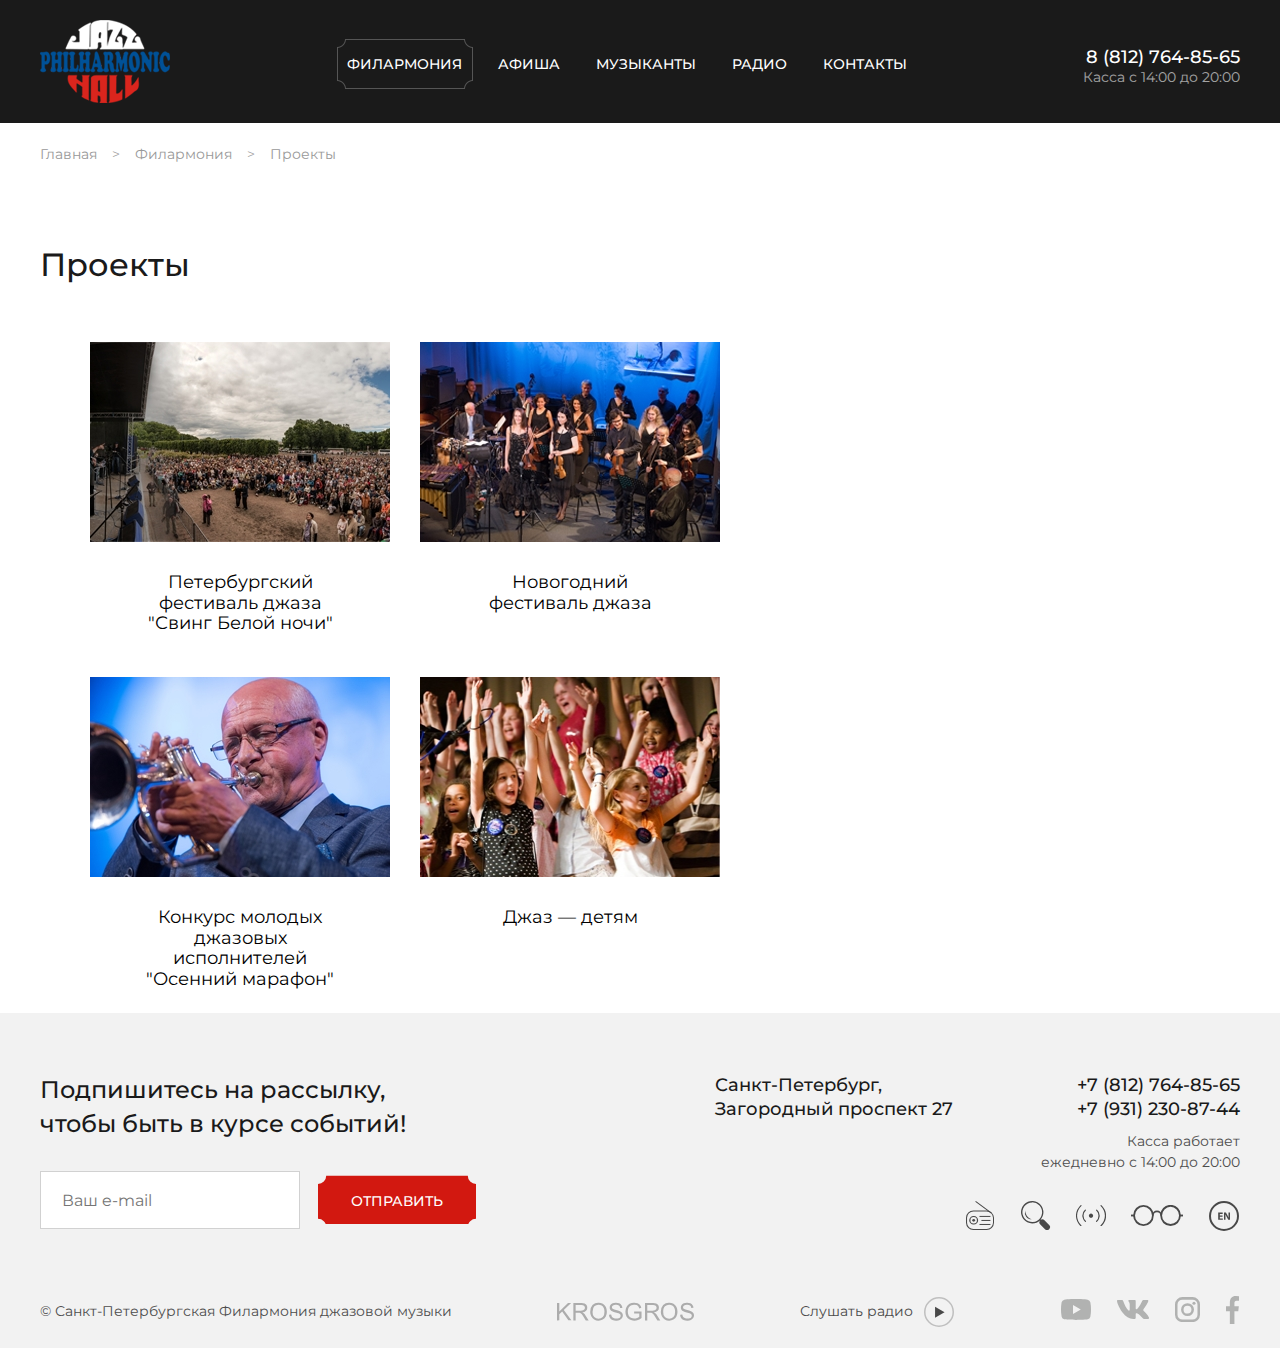
<file: projects.html>
<!DOCTYPE html>
<html lang='ru'>

<head>
    <meta charset="UTF-8">
    <meta name="viewport" content="width=device-width, initial-scale=1.0">
    <title>Jazz</title>
    <link rel="stylesheet" href="css/style.css">
    <link
        href="https://fonts.googleapis.com/css2?family=Montserrat:wght@100;200;300;400;500;600;700;800;900&display=swap"
        rel="stylesheet">
    <link rel="stylesheet" href="js/slick/slick.css">
</head>

<body>
    <div class="wrapper wrapper-inner">
        <header class="header">
            <div class="header__wrap">
                <a href="#" class="header__logo">
                    <img src="img/logo_copy.svg" alt="Логотип">
                </a>
                <button class="header__burger-btn">
                    <img src="img/burger.png" alt="Меню">
                    Меню
                </button>
                <nav class="header__nav">
                    <button class="header__nav-close">
                        <img src="img/close.svg" alt="Закрыть">
                    </button>
                    <ul>
                        <li>
                            <a href="#" class="header__nav-active">
                                Филармония
                            </a>
                        </li>
                        <li>
                            <a href="afisha.html">
                                Афиша
                            </a>
                        </li>
                        <li>
                            <a href="musicians.html">
                                Музыканты
                            </a>
                        </li>
                        <li>
                            <a href="radio.html">
                                Радио
                            </a>
                        </li>
                        <li>
                            <a href="contacts.html">
                                Контакты
                            </a>
                        </li>
                    </ul>
                </nav>
                <div class="header__contacts">
                    <a href="tel:+78127648565">
                        <svg xmlns="http://www.w3.org/2000/svg" viewBox="0 0 30 30" width="32px" height="30px">
                            <defs>
                                <style>
                                    .cls-1-h {
                                        fill: #fff;
                                    }
                                </style>
                            </defs>
                            <path class="cls-1-h"
                                d="M13.26,21.07a8.21,8.21,0,0,1,.21-2.62,1.14,1.14,0,0,0-.33-1.11l-1.38-1.53A9.18,9.18,0,0,1,15.5,11.4l1.7,1.08a1.16,1.16,0,0,0,1.19.18A8.21,8.21,0,0,1,20.94,12a1.15,1.15,0,0,0,1-1.23l-.22-2.66A1.14,1.14,0,0,0,20.54,7.1,13.35,13.35,0,0,0,8.34,21.47a1.14,1.14,0,0,0,1.23,1.05l2.65-.22A1.13,1.13,0,0,0,13.26,21.07Z" />
                            <path class="cls-1-h"
                                d="M15,30A15,15,0,1,1,30,15,15,15,0,0,1,15,30ZM15,1A14,14,0,1,0,29,15,14,14,0,0,0,15,1Z" />
                        </svg>
                        <span>8 (812) 764-85-65</span>
                    </a>
                    <p>
                        Касса с 14:00 до 20:00
                    </p>
                </div>
            </div>
        </header>
        <main class="main">
            <ul class="breadcrumb">
                <li><a href="index.html">Главная</a></li>
                <li><a href="filarmony">Филармония</a></li>
                <li class="breadcrumb__active">Проекты</li>
            </ul>
            <div class="projects">
                <h1>
                    Проекты
                </h1>
                <ul class="projects__list">
                    <li>
                        <a href="#">
                            <img src="img/pr1.jpg" alt="Фото">
                            <span>Петербургский фестиваль джаза "Свинг Белой ночи"</span>
                        </a>
                    </li>
                    <li>
                        <a href="#">
                            <img src="img/pr2.jpg" alt="Фото">
                            <span>Новогодний фестиваль джаза</span>
                        </a>
                    </li>
                    <li>
                        <a href="#">
                            <img src="img/pr3.jpg" alt="Фото">
                            <span>Конкурс молодых джазовых исполнителей "Осенний марафон"</span>
                        </a>
                    </li>
                    <li>
                        <a href="#">
                            <img src="img/pr4.jpg" alt="Фото">
                            <span>Джаз — детям</span>
                        </a>
                    </li>
                </ul>
            </div>
        </main>
        <footer class="footer">
            <div class="footer__search">
                <p>
                    Поиск
                </p>
                <form class="footer__search-form">
                    <label for="footer-search">
                        <input type="text" id="footer-search" placeholder="Что искать?">
                    </label>
                    <button type="button">
                        Искать!
                    </button>
                </form>
            </div>
            <div class="footer__top">
                <form class="footer__form">
                    <p class="footer__form-name">
                        Подпишитесь на рассылку,
                        чтобы быть в курсе событий!
                    </p>
                    <div class="footer__form-body">
                        <label for="footer-sub">
                            <input id="footer-sub" type="text" class="footer__sub" placeholder="Ваш e-mail">
                        </label>
                        <button type="button" onclick="formVal()">
                            Отправить
                        </button>
                    </div>
                    <p class="footer__form-thanks">
                        Ура! Ваша подписка оформлена!
                    </p>
                </form>
                <div class="footer__mob-under">
                    <a href="#">
                        Санкт-Петербург,
                        Загородный проспект 27
                    </a>
                    <div class="footer__mob-social">
                        <a href="#">
                            <svg id="Layer_10" data-name="Layer 10" xmlns="http://www.w3.org/2000/svg"
                                viewBox="0 0 30 21" width="32px" height="21px">
                                <path
                                    d="M29.35,3.29A3.8,3.8,0,0,0,26.69.63C24.36,0,15,0,15,0S5.6,0,3.27.65A3.77,3.77,0,0,0,.62,3.31,39.08,39.08,0,0,0,0,10.5a38.17,38.17,0,0,0,.64,7.21,3.77,3.77,0,0,0,2.65,2.66C5.62,21,15,21,15,21s9.38,0,11.71-.63a3.77,3.77,0,0,0,2.65-2.66A38.11,38.11,0,0,0,30,10.5,39.38,39.38,0,0,0,29.35,3.29ZM12,15V6l7.78,4.5Z" />
                            </svg>
                        </a><a href="#">
                            <svg id="Layer_11" data-name="Layer 11" xmlns="http://www.w3.org/2000/svg"
                                viewBox="0 0 32 19" width="34px" height="19px">
                                <defs>
                                    <style>
                                        .cls-1 {
                                            fill-rule: evenodd;
                                        }
                                    </style>
                                </defs>

                                <path class="cls-1"
                                    d="M30.71,19h-3.5c-1.34,0-1.73-1.07-4.1-3.44-2.08-2-3-2.26-3.49-2.26-.71,0-.92.2-.92,1.2v3.14c0,.86-.27,1.36-2.5,1.36-3.7,0-7.78-2.25-10.67-6.4C1.19,6.51,0,1.92,0,1,0,.47.2,0,1.2,0H4.7c.9,0,1.23.39,1.57,1.36,1.71,5,4.6,9.35,5.78,9.35.45,0,.65-.21.65-1.34V4.21C12.57,1.84,11.31,1.65,11.31.8A.84.84,0,0,1,12.2,0h5.5c.75,0,1,.4,1,1.29V8.22c0,.74.33,1,.55,1,.44,0,.81-.26,1.63-1.07A29.33,29.33,0,0,0,25.18,1a1.53,1.53,0,0,1,1.53-1h3.5c1.05,0,1.28.54,1.05,1.29-.44,2-4.7,8-4.7,8-.38.6-.52.89,0,1.56.37.52,1.59,1.56,2.41,2.52a15.21,15.21,0,0,1,3,4.1C32.21,18.5,31.71,19,30.71,19Z" />
                            </svg>
                        </a><a href="#">
                            <svg id="Layer_12" data-name="Layer 12" xmlns="http://www.w3.org/2000/svg"
                                viewBox="0 0 25 25" width="27px" height="25px">

                                <path
                                    d="M17.55.12H7.45A7.46,7.46,0,0,0,0,7.57v10.1a7.46,7.46,0,0,0,7.45,7.45h10.1A7.46,7.46,0,0,0,25,17.67V7.57A7.46,7.46,0,0,0,17.55.12Zm4.94,17.55a4.94,4.94,0,0,1-4.94,4.93H7.45a4.94,4.94,0,0,1-4.94-4.93V7.57A4.94,4.94,0,0,1,7.45,2.63h10.1a4.93,4.93,0,0,1,4.93,4.94v10.1Z" />
                                <path
                                    d="M12.5,6.15A6.47,6.47,0,1,0,19,12.62,6.47,6.47,0,0,0,12.5,6.15Zm0,10.42a3.95,3.95,0,1,1,3.95-4A4,4,0,0,1,12.5,16.57Z" />
                                <circle cx="18.98" cy="6.2" r="1.55" />
                            </svg>
                        </a><a href="#">
                            <svg id="Layer_13" data-name="Layer 13" xmlns="http://www.w3.org/2000/svg"
                                viewBox="0 0 13 28" width="15px" height="28px">

                                <path
                                    d="M8.43,7.08v3.17h4.41l-.57,5H8.43V28H3.85V15.23H0v-5H3.85V6.58C3.85,2.32,6.17,0,9.57,0A28.9,28.9,0,0,1,13,.19V4.66H10.64C8.79,4.66,8.43,5.63,8.43,7.08Z" />
                            </svg>
                        </a>
                    </div>
                </div>
                <div>
                    <a href="tel:+78127648565">
                        +7 (812) 764-85-65
                    </a>
                    <a href="tel:+79312308744">
                        +7 (931) 230-87-44
                    </a>
                    <p>
                        Касса работает ежедневно
                        с 14:00 до 20:00
                    </p>
                    <div class="footer__social-desc">
                        <button class="footer__btn-radio">
                            <svg id="Layer_1" data-name="Layer 1" xmlns="http://www.w3.org/2000/svg" viewBox="0 0 28 29"
                                width="30px" height="29px">
                                <title>Радио</title>
                                <path
                                    d="M20.48,29h-13A7.41,7.41,0,0,1,0,21.74V16.8A7.41,7.41,0,0,1,7.52,9.54h13A7.41,7.41,0,0,1,28,16.8v4.94A7.41,7.41,0,0,1,20.48,29Zm-13-18.45A6.37,6.37,0,0,0,1.05,16.8v4.94A6.37,6.37,0,0,0,7.52,28h13A6.37,6.37,0,0,0,27,21.74V16.8a6.37,6.37,0,0,0-6.47-6.25Z" />
                                <polygon points="25.14 12.46 9.26 0.81 9.89 0 25.77 11.65 25.14 12.46" />
                                <rect x="13.48" y="14.92" width="10.95" height="1.01" />
                                <rect x="13.48" y="22.96" width="10.95" height="1.01" />
                                <rect x="15.42" y="18.94" width="9" height="1.01" />
                                <path
                                    d="M7.68,23.52a4.26,4.26,0,1,1,0-8.51,4.26,4.26,0,1,1,0,8.51Zm0-7.49a3.24,3.24,0,1,0,0,6.48,3.24,3.24,0,1,0,0-6.48Z" />
                                <ellipse cx="7.68" cy="19.27" rx="1.42" ry="1.37" />
                            </svg>
                        </button>
                        <button class="footer__btn-search">
                            <svg id="Layer_2" data-name="Layer 2" xmlns="http://www.w3.org/2000/svg" viewBox="0 0 29 29"
                                width="31px" height="29px">
                                <title>Поиск</title>
                                <rect x="20.78" y="17.48" width="5.88" height="12.49" rx="2.94"
                                    transform="translate(-9.83 23.72) rotate(-45)" />
                                <rect x="19.76" y="17.86" width="1.52" height="5.31"
                                    transform="translate(-8.5 20.52) rotate(-45)" />
                                <path
                                    d="M11.2,22.4a11.2,11.2,0,1,1,7.93-3.27A11.17,11.17,0,0,1,11.2,22.4Zm0-21a9.84,9.84,0,1,0,7,2.88A9.79,9.79,0,0,0,11.2,1.37Z" />
                                <path
                                    d="M10.73,18.16a5.65,5.65,0,0,1-3.09-.51,6.56,6.56,0,0,1-2.48-2,6.11,6.11,0,0,1-.72-6.09,10.13,10.13,0,0,0,.31,2.94A8,8,0,0,0,8,17,9.77,9.77,0,0,0,10.73,18.16Z" />
                            </svg>
                        </button>
                        <button class="footer__btn-online">
                            <svg id="Layer_3" data-name="Layer 3" xmlns="http://www.w3.org/2000/svg" viewBox="0 0 28 20"
                                width="30px" heigth="20px">
                                <title>Online трансляция</title>
                                <path
                                    d="M14,11.91a2,2,0,0,1-1.35-.51A1.94,1.94,0,0,1,12,10a1.92,1.92,0,0,1,.59-1.38,2.06,2.06,0,0,1,2.82,0A1.92,1.92,0,0,1,16,10a1.94,1.94,0,0,1-.65,1.44A2,2,0,0,1,14,11.91Z" />
                                <path
                                    d="M19.16,15.82a.55.55,0,0,1-.39-.16.51.51,0,0,1,0-.73,6.68,6.68,0,0,0,.08-9.87.5.5,0,0,1,0-.72.54.54,0,0,1,.75,0,7.87,7.87,0,0,1,1.8,2.52,7.64,7.64,0,0,1,0,6.28,7.73,7.73,0,0,1-1.85,2.55A.58.58,0,0,1,19.16,15.82Z" />
                                <path
                                    d="M8.84,15.82a.58.58,0,0,1-.36-.14,7.73,7.73,0,0,1-1.85-2.55,7.64,7.64,0,0,1,0-6.28A7.87,7.87,0,0,1,8.4,4.33a.54.54,0,0,1,.75,0,.5.5,0,0,1,0,.72,6.68,6.68,0,0,0,.08,9.87.51.51,0,0,1,0,.73A.55.55,0,0,1,8.84,15.82Z" />
                                <path
                                    d="M23.25,20a.51.51,0,0,1-.38-.16.5.5,0,0,1,0-.72A12.34,12.34,0,0,0,23,.88a.49.49,0,0,1,0-.72.53.53,0,0,1,.74,0,13.6,13.6,0,0,1,3.15,4.39,13.3,13.3,0,0,1,0,10.91,13.57,13.57,0,0,1-3.21,4.42A.54.54,0,0,1,23.25,20Z" />
                                <path
                                    d="M4.75,20a.54.54,0,0,1-.36-.14,13.57,13.57,0,0,1-3.21-4.42,13.3,13.3,0,0,1,0-10.91A13.6,13.6,0,0,1,4.31.14a.53.53,0,0,1,.74,0A.49.49,0,0,1,5,.88a12.34,12.34,0,0,0,.07,18.24.5.5,0,0,1,0,.72A.51.51,0,0,1,4.75,20Z" />
                            </svg>
                        </button>
                        <button class="footer__btn-access">
                            <svg id="Layer_4" data-name="Layer 4" xmlns="http://www.w3.org/2000/svg" viewBox="0 0 52 21"
                                width="52px" height="21px">
                                <title>Версия для слабовидящих</title>
                                <path
                                    d="M39.56,21A10.41,10.41,0,0,1,29.25,10.5a10.31,10.31,0,1,1,20.61,0A10.41,10.41,0,0,1,39.56,21Zm0-19.15a8.58,8.58,0,0,0-8.5,8.65,8.5,8.5,0,1,0,17,0A8.58,8.58,0,0,0,39.56,1.85Z" />
                                <path
                                    d="M12.44,21A10.41,10.41,0,0,1,2.14,10.5,10.41,10.41,0,0,1,12.44,0,10.41,10.41,0,0,1,22.75,10.5,10.41,10.41,0,0,1,12.44,21Zm0-19.15A8.58,8.58,0,0,0,4,10.5a8.58,8.58,0,0,0,8.49,8.65,8.58,8.58,0,0,0,8.5-8.65A8.58,8.58,0,0,0,12.44,1.85Z" />
                                <path d="M31.06,10.5H29.25a3.25,3.25,0,1,0-6.5,0H20.94a5.06,5.06,0,1,1,10.12,0Z" />
                                <rect x="48.96" y="9.58" width="3.04" height="1.85" />
                                <rect y="9.58" width="3.04" height="1.85" />
                            </svg>
                        </button>
                        <button class="footer__btn-en">
                            <svg id="Layer_5" data-name="Layer 5" xmlns="http://www.w3.org/2000/svg" viewBox="0 0 30 30"
                                width="32px" height="30px">
                                <title>English version</title>
                                <path
                                    d="M15,30A15,15,0,1,1,30,15,15,15,0,0,1,15,30ZM15,2.05A13,13,0,1,0,28,15,13,13,0,0,0,15,2.05Z" />
                                <path d="M13.53,15.76h-2.7V17.5h3v1.36H9.18V11.53h4.51v1.36H10.83v1.52h2.7Z" />
                                <path
                                    d="M15,18.86V11.53H16.9l1.53,2.69a24.05,24.05,0,0,1,1.19,2.51h0a29.73,29.73,0,0,1-.13-3.07V11.53H21v7.33H19.29L17.73,16a25.93,25.93,0,0,1-1.27-2.59h-.05c.06,1,.08,2,.08,3.21v2.21Z" />
                            </svg>
                        </button>
                    </div>
                </div>
            </div>
            <div class="footer__bottom">
                <span>
                    © Санкт-Петербургская Филармония джазовой музыки
                </span>
                <a href="#">
                    <svg xmlns="http://www.w3.org/2000/svg" viewBox="0 0 137 20">
                        <path class="cls-1-h1"
                            d="M0,18.38V1H2.3V9.61L11,1h3.12L6.77,8l7.62,10.35h-3L5.15,9.57,2.3,12.35v6Z" />
                        <path class="cls-1-h1"
                            d="M16.35,18.38V1h7.72a10.12,10.12,0,0,1,3.54.47A3.82,3.82,0,0,1,29.54,3.1a4.89,4.89,0,0,1,.73,2.63,4.38,4.38,0,0,1-1.2,3.12,6.07,6.07,0,0,1-3.71,1.61,6.24,6.24,0,0,1,1.39.87,12,12,0,0,1,1.92,2.32l3,4.73H28.8l-2.31-3.62c-.67-1-1.22-1.84-1.66-2.4a5.45,5.45,0,0,0-1.17-1.16,3.24,3.24,0,0,0-1.05-.46,6.39,6.39,0,0,0-1.28-.09H18.65v7.73Zm2.3-9.72h5a7.39,7.39,0,0,0,2.47-.33,2.59,2.59,0,0,0,1.35-1,2.82,2.82,0,0,0,.46-1.56,2.6,2.6,0,0,0-.89-2,4.22,4.22,0,0,0-2.84-.8H18.65Z" />
                        <path class="cls-1-h1"
                            d="M33.18,9.91a9.43,9.43,0,0,1,2.33-6.79,7.88,7.88,0,0,1,6-2.45,8.32,8.32,0,0,1,4.35,1.15,7.57,7.57,0,0,1,3,3.21,10.37,10.37,0,0,1,1,4.67,10.27,10.27,0,0,1-1.07,4.74,7.26,7.26,0,0,1-3,3.17,8.74,8.74,0,0,1-4.23,1.07,8.14,8.14,0,0,1-4.39-1.19,7.59,7.59,0,0,1-2.93-3.24A9.76,9.76,0,0,1,33.18,9.91Zm2.37,0a7,7,0,0,0,1.69,5,5.91,5.91,0,0,0,8.53,0,7.4,7.4,0,0,0,1.68-5.19A8.93,8.93,0,0,0,46.73,6a5.57,5.57,0,0,0-2.1-2.46,5.71,5.71,0,0,0-3.1-.87,5.87,5.87,0,0,0-4.21,1.68Q35.55,6,35.55,9.94Z" />
                        <path class="cls-1-h1"
                            d="M52,12.79l2.17-.19a4.92,4.92,0,0,0,.72,2.14,4,4,0,0,0,1.75,1.36,6.78,6.78,0,0,0,2.68.52,6.37,6.37,0,0,0,2.32-.4,3.25,3.25,0,0,0,1.51-1.07,2.55,2.55,0,0,0,.49-1.49,2.24,2.24,0,0,0-.48-1.43,3.51,3.51,0,0,0-1.56-1c-.47-.18-1.5-.46-3.1-.85a15,15,0,0,1-3.36-1.09,4.59,4.59,0,0,1-1.86-1.62,3.91,3.91,0,0,1-.61-2.16A4.52,4.52,0,0,1,53.42,3a4.69,4.69,0,0,1,2.19-1.74A8.39,8.39,0,0,1,58.8.68a8.88,8.88,0,0,1,3.42.62,5,5,0,0,1,2.27,1.84,5.25,5.25,0,0,1,.86,2.74l-2.21.17a3.56,3.56,0,0,0-1.21-2.5,4.68,4.68,0,0,0-3-.84,4.9,4.9,0,0,0-3,.77,2.3,2.3,0,0,0-1,1.84,2,2,0,0,0,.67,1.55,9.41,9.41,0,0,0,3.48,1.24A22.42,22.42,0,0,1,62.9,9.22,5.25,5.25,0,0,1,65.14,11a4.28,4.28,0,0,1,.73,2.48,4.77,4.77,0,0,1-.8,2.62A5.26,5.26,0,0,1,62.79,18a8.07,8.07,0,0,1-3.36.68,10,10,0,0,1-4-.69A5.54,5.54,0,0,1,53,15.92,5.81,5.81,0,0,1,52,12.79Z" />
                        <path class="cls-1-h1"
                            d="M77.16,11.56V9.51h7.38V16A13.29,13.29,0,0,1,81,18a10.45,10.45,0,0,1-3.7.68,9.77,9.77,0,0,1-4.66-1.1,7.3,7.3,0,0,1-3.17-3.17,10.08,10.08,0,0,1-1.07-4.65A10.76,10.76,0,0,1,69.5,5a7,7,0,0,1,3-3.27A9.64,9.64,0,0,1,77.15.68a9,9,0,0,1,3.41.61A5.7,5.7,0,0,1,83,3a7.7,7.7,0,0,1,1.32,2.85l-2.08.56a6.46,6.46,0,0,0-1-2.09,3.94,3.94,0,0,0-1.66-1.21,6,6,0,0,0-2.4-.46,7.09,7.09,0,0,0-2.73.48A5,5,0,0,0,72.57,4.4a6.14,6.14,0,0,0-1.1,1.72,9.13,9.13,0,0,0-.66,3.5,8.6,8.6,0,0,0,.8,3.9,5.08,5.08,0,0,0,2.33,2.32,7.23,7.23,0,0,0,3.26.76A7.78,7.78,0,0,0,80.12,16a7.8,7.8,0,0,0,2.16-1.23V11.56Z" />
                        <path class="cls-1-h1"
                            d="M88,18.38V1h7.72a10.12,10.12,0,0,1,3.54.47,3.86,3.86,0,0,1,1.93,1.65,5,5,0,0,1,.73,2.63,4.38,4.38,0,0,1-1.2,3.12A6.07,6.07,0,0,1,97,10.46a6.48,6.48,0,0,1,1.39.87,12,12,0,0,1,1.91,2.32l3,4.73h-2.9l-2.3-3.62c-.67-1-1.23-1.84-1.66-2.4a5.45,5.45,0,0,0-1.17-1.16,3.44,3.44,0,0,0-1-.46,6.44,6.44,0,0,0-1.29-.09H90.27v7.73Zm2.3-9.72h5a7.31,7.31,0,0,0,2.47-.33,2.57,2.57,0,0,0,1.36-1,2.82,2.82,0,0,0,.46-1.56,2.58,2.58,0,0,0-.9-2,4.18,4.18,0,0,0-2.83-.8H90.27Z" />
                        <path class="cls-1-h1"
                            d="M103.82,9.91a9.47,9.47,0,0,1,2.33-6.79,7.88,7.88,0,0,1,6-2.45,8.28,8.28,0,0,1,4.34,1.15,7.59,7.59,0,0,1,3,3.21,10.51,10.51,0,0,1,1,4.67,10.27,10.27,0,0,1-1.07,4.74,7.26,7.26,0,0,1-3,3.17,8.68,8.68,0,0,1-4.22,1.07,8.18,8.18,0,0,1-4.4-1.19,7.59,7.59,0,0,1-2.93-3.24A9.76,9.76,0,0,1,103.82,9.91Zm2.38,0a7,7,0,0,0,1.69,5,5.91,5.91,0,0,0,8.53,0,7.4,7.4,0,0,0,1.68-5.19A8.93,8.93,0,0,0,117.38,6a5.57,5.57,0,0,0-2.1-2.46,5.74,5.74,0,0,0-3.11-.87A5.9,5.9,0,0,0,108,4.33C106.78,5.45,106.2,7.32,106.2,9.94Z" />
                        <path class="cls-1-h1"
                            d="M123.14,12.79l2.18-.19a4.79,4.79,0,0,0,.71,2.14,4,4,0,0,0,1.76,1.36,6.69,6.69,0,0,0,2.67.52,6.37,6.37,0,0,0,2.32-.4,3.25,3.25,0,0,0,1.51-1.07,2.55,2.55,0,0,0,.49-1.49,2.24,2.24,0,0,0-.48-1.43,3.45,3.45,0,0,0-1.56-1c-.47-.18-1.5-.46-3.1-.85a15,15,0,0,1-3.36-1.09,4.66,4.66,0,0,1-1.86-1.62,3.91,3.91,0,0,1-.61-2.16A4.45,4.45,0,0,1,124.56,3a4.61,4.61,0,0,1,2.18-1.74,8.39,8.39,0,0,1,3.19-.59,8.88,8.88,0,0,1,3.42.62,5,5,0,0,1,2.27,1.84,5.25,5.25,0,0,1,.86,2.74l-2.21.17a3.56,3.56,0,0,0-1.21-2.5,4.68,4.68,0,0,0-3-.84,4.9,4.9,0,0,0-3,.77,2.3,2.3,0,0,0-1,1.84,2,2,0,0,0,.67,1.55,9.48,9.48,0,0,0,3.48,1.24A22.42,22.42,0,0,1,134,9.22,5.35,5.35,0,0,1,136.28,11a4.35,4.35,0,0,1,.72,2.48,4.77,4.77,0,0,1-.8,2.62A5.26,5.26,0,0,1,133.92,18a8,8,0,0,1-3.36.68,10,10,0,0,1-4-.69,5.54,5.54,0,0,1-2.5-2.07A5.81,5.81,0,0,1,123.14,12.79Z" />
                    </svg>
                </a>
                <p>
                    <a href="#">
                        Слушать радио
                        <span>
                            <svg xmlns="http://www.w3.org/2000/svg" viewBox="0 0 30 30" width="32px" height="30px">
                                <defs>
                                    <style>
                                        .cls-1-f {
                                            fill: #bfbfbf;
                                        }

                                        .cls-2-f {
                                            fill: #494949;
                                        }
                                    </style>
                                </defs>
                                <path class="cls-1-f"
                                    d="M15,30A15,15,0,1,1,30,15,15,15,0,0,1,15,30ZM15,1.51A13.49,13.49,0,1,0,28.49,15,13.5,13.5,0,0,0,15,1.51Z" />
                                <polygon class="cls-2-f"
                                    points="20.56 15.18 15.8 17.93 11.04 20.67 11.04 15.18 11.04 9.69 15.8 12.43 20.56 15.18" />
                            </svg>
                        </span>
                    </a>
                    <a href="#">
                        Online трансляция
                        <svg id="Layer_12" data-name="Layer 2" xmlns="http://www.w3.org/2000/svg" viewBox="0 0 30 20"
                            width="30px" heigth="20px">
                            <path
                                d="M14,11.91a2,2,0,0,1-1.35-.51A1.94,1.94,0,0,1,12,10a1.92,1.92,0,0,1,.59-1.38,2.06,2.06,0,0,1,2.82,0A1.92,1.92,0,0,1,16,10a1.94,1.94,0,0,1-.65,1.44A2,2,0,0,1,14,11.91Z" />
                            <path
                                d="M19.16,15.82a.55.55,0,0,1-.39-.16.51.51,0,0,1,0-.73,6.68,6.68,0,0,0,.08-9.87.5.5,0,0,1,0-.72.54.54,0,0,1,.75,0,7.87,7.87,0,0,1,1.8,2.52,7.64,7.64,0,0,1,0,6.28,7.73,7.73,0,0,1-1.85,2.55A.58.58,0,0,1,19.16,15.82Z" />
                            <path
                                d="M8.84,15.82a.58.58,0,0,1-.36-.14,7.73,7.73,0,0,1-1.85-2.55,7.64,7.64,0,0,1,0-6.28A7.87,7.87,0,0,1,8.4,4.33a.54.54,0,0,1,.75,0,.5.5,0,0,1,0,.72,6.68,6.68,0,0,0,.08,9.87.51.51,0,0,1,0,.73A.55.55,0,0,1,8.84,15.82Z" />
                            <path
                                d="M23.25,20a.51.51,0,0,1-.38-.16.5.5,0,0,1,0-.72A12.34,12.34,0,0,0,23,.88a.49.49,0,0,1,0-.72.53.53,0,0,1,.74,0,13.6,13.6,0,0,1,3.15,4.39,13.3,13.3,0,0,1,0,10.91,13.57,13.57,0,0,1-3.21,4.42A.54.54,0,0,1,23.25,20Z" />
                            <path
                                d="M4.75,20a.54.54,0,0,1-.36-.14,13.57,13.57,0,0,1-3.21-4.42,13.3,13.3,0,0,1,0-10.91A13.6,13.6,0,0,1,4.31.14a.53.53,0,0,1,.74,0A.49.49,0,0,1,5,.88a12.34,12.34,0,0,0,.07,18.24.5.5,0,0,1,0,.72A.51.51,0,0,1,4.75,20Z" />
                        </svg>
                    </a>
                </p>
                <div class="footer__desctop-social">
                    <a href="#">
                        <svg id="Layer_6" data-name="Layer 6" xmlns="http://www.w3.org/2000/svg" viewBox="0 0 30 21"
                            width="32px" height="21px">
                            <path
                                d="M29.35,3.29A3.8,3.8,0,0,0,26.69.63C24.36,0,15,0,15,0S5.6,0,3.27.65A3.77,3.77,0,0,0,.62,3.31,39.08,39.08,0,0,0,0,10.5a38.17,38.17,0,0,0,.64,7.21,3.77,3.77,0,0,0,2.65,2.66C5.62,21,15,21,15,21s9.38,0,11.71-.63a3.77,3.77,0,0,0,2.65-2.66A38.11,38.11,0,0,0,30,10.5,39.38,39.38,0,0,0,29.35,3.29ZM12,15V6l7.78,4.5Z" />
                        </svg>
                    </a>
                    <a href="#">
                        <svg id="Layer_7" data-name="Layer 7" xmlns="http://www.w3.org/2000/svg" viewBox="0 0 32 19"
                            width="34px" height="19px">
                            <defs>
                                <style>
                                    .cls-1 {
                                        fill-rule: evenodd;
                                    }
                                </style>
                            </defs>
                            <path class="cls-1"
                                d="M30.71,19h-3.5c-1.34,0-1.73-1.07-4.1-3.44-2.08-2-3-2.26-3.49-2.26-.71,0-.92.2-.92,1.2v3.14c0,.86-.27,1.36-2.5,1.36-3.7,0-7.78-2.25-10.67-6.4C1.19,6.51,0,1.92,0,1,0,.47.2,0,1.2,0H4.7c.9,0,1.23.39,1.57,1.36,1.71,5,4.6,9.35,5.78,9.35.45,0,.65-.21.65-1.34V4.21C12.57,1.84,11.31,1.65,11.31.8A.84.84,0,0,1,12.2,0h5.5c.75,0,1,.4,1,1.29V8.22c0,.74.33,1,.55,1,.44,0,.81-.26,1.63-1.07A29.33,29.33,0,0,0,25.18,1a1.53,1.53,0,0,1,1.53-1h3.5c1.05,0,1.28.54,1.05,1.29-.44,2-4.7,8-4.7,8-.38.6-.52.89,0,1.56.37.52,1.59,1.56,2.41,2.52a15.21,15.21,0,0,1,3,4.1C32.21,18.5,31.71,19,30.71,19Z" />
                        </svg>
                    </a>
                    <a href="#">
                        <svg id="Layer_8" data-name="Layer 8" xmlns="http://www.w3.org/2000/svg" viewBox="0 0 25 25"
                            width="27px" height="25px">
                            <path
                                d="M17.55.12H7.45A7.46,7.46,0,0,0,0,7.57v10.1a7.46,7.46,0,0,0,7.45,7.45h10.1A7.46,7.46,0,0,0,25,17.67V7.57A7.46,7.46,0,0,0,17.55.12Zm4.94,17.55a4.94,4.94,0,0,1-4.94,4.93H7.45a4.94,4.94,0,0,1-4.94-4.93V7.57A4.94,4.94,0,0,1,7.45,2.63h10.1a4.93,4.93,0,0,1,4.93,4.94v10.1Z" />
                            <path
                                d="M12.5,6.15A6.47,6.47,0,1,0,19,12.62,6.47,6.47,0,0,0,12.5,6.15Zm0,10.42a3.95,3.95,0,1,1,3.95-4A4,4,0,0,1,12.5,16.57Z" />
                            <circle cx="18.98" cy="6.2" r="1.55" />
                        </svg>
                    </a>
                    <a href="#">
                        <svg id="Layer_9" data-name="Layer 9" xmlns="http://www.w3.org/2000/svg" viewBox="0 0 13 28"
                            width="15px" height="28px">
                            <path
                                d="M8.43,7.08v3.17h4.41l-.57,5H8.43V28H3.85V15.23H0v-5H3.85V6.58C3.85,2.32,6.17,0,9.57,0A28.9,28.9,0,0,1,13,.19V4.66H10.64C8.79,4.66,8.43,5.63,8.43,7.08Z" />
                        </svg>
                    </a>
                </div>
            </div>
        </footer>
        <div class="access-bar">
            <div class="access-bar__font">
                <p>
                    Размер шрифта
                </p>
                <input class="access-bar-font-input" type="radio" id="font-sm" name="access-font">
                <label class="access-bar__font-item access-bar__font-item-sm" for="font-sm">
                    A
                </label>
                <input class="access-bar-font-input" type="radio" id="font-m" name="access-font">
                <label class="access-bar__font-item access-bar__font-item-m" for="font-m">
                    A
                </label>
                <input class="access-bar-font-input" type="radio" id="font-b" name="access-font">
                <label class="access-bar__font-item access-bar__font-item-b" for="font-b">
                    A
                </label>
            </div>
            <div class="access-bar__back">
                <p>
                    Фон
                </p>
                <input class="access-bar__back-input" type="radio" id="back-w" name="access-back">
                <label class="access-bar__back-item access-bar__back-item-w" for="back-w">
                    ●
                </label>
                <input class="access-bar__back-input" type="radio" id="back-b" name="access-back">
                <label class="access-bar__back-item access-bar__back-item-b" for="back-b">
                    ●
                </label>
                <input class="access-bar__back-input" type="radio" id="back-bl" name="access-back">
                <label class="access-bar__back-item access-bar__back-item-bl" for="back-bl">
                    ●
                </label>
            </div>
            <div class="access-bar__img">
                <p>
                    Изображения
                </p>
                <input class="access-bar__img-input" type="radio" id="img-on" name="access-img">
                <label class="access-bar__img-item access-bar__img-item-on" for="img-on">
                    Вкл
                </label>
                <input class="access-bar__img-input" type="radio" id="img-off" name="access-img">
                <label class="access-bar__img-item access-bar__img-item-off" for="img-off">
                    Выкл
                </label>
            </div>
            <button class="access-bar__exit">
                <span>Вернуть к обычному режиму </span><img src="img/close.svg" alt="Закрыть">
            </button>

        </div>
    </div>
    <script src="js/index.js"></script>
    <script src="js/jq.js"></script>
    <script src="js/slick/slick.min.js"></script>
    <script src="js/jq-index.js"></script>
</body>

</html>
</file>
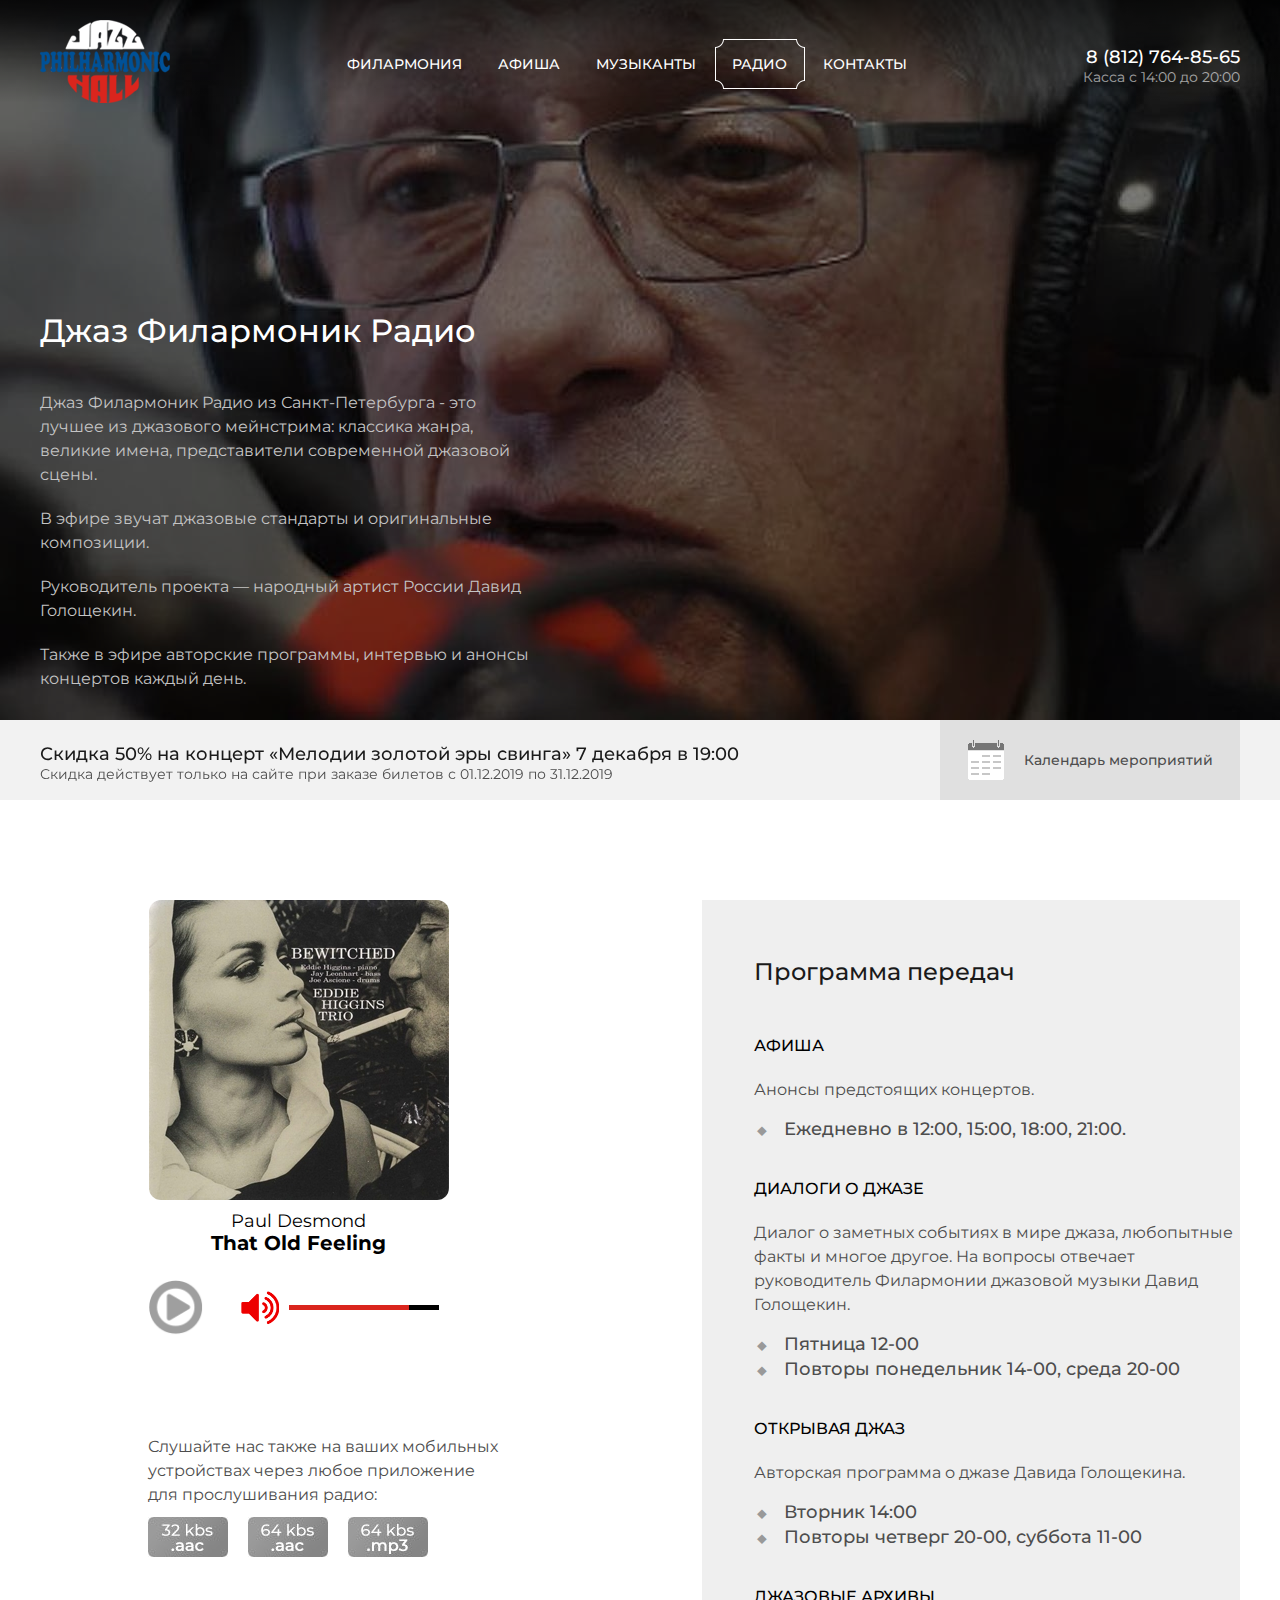
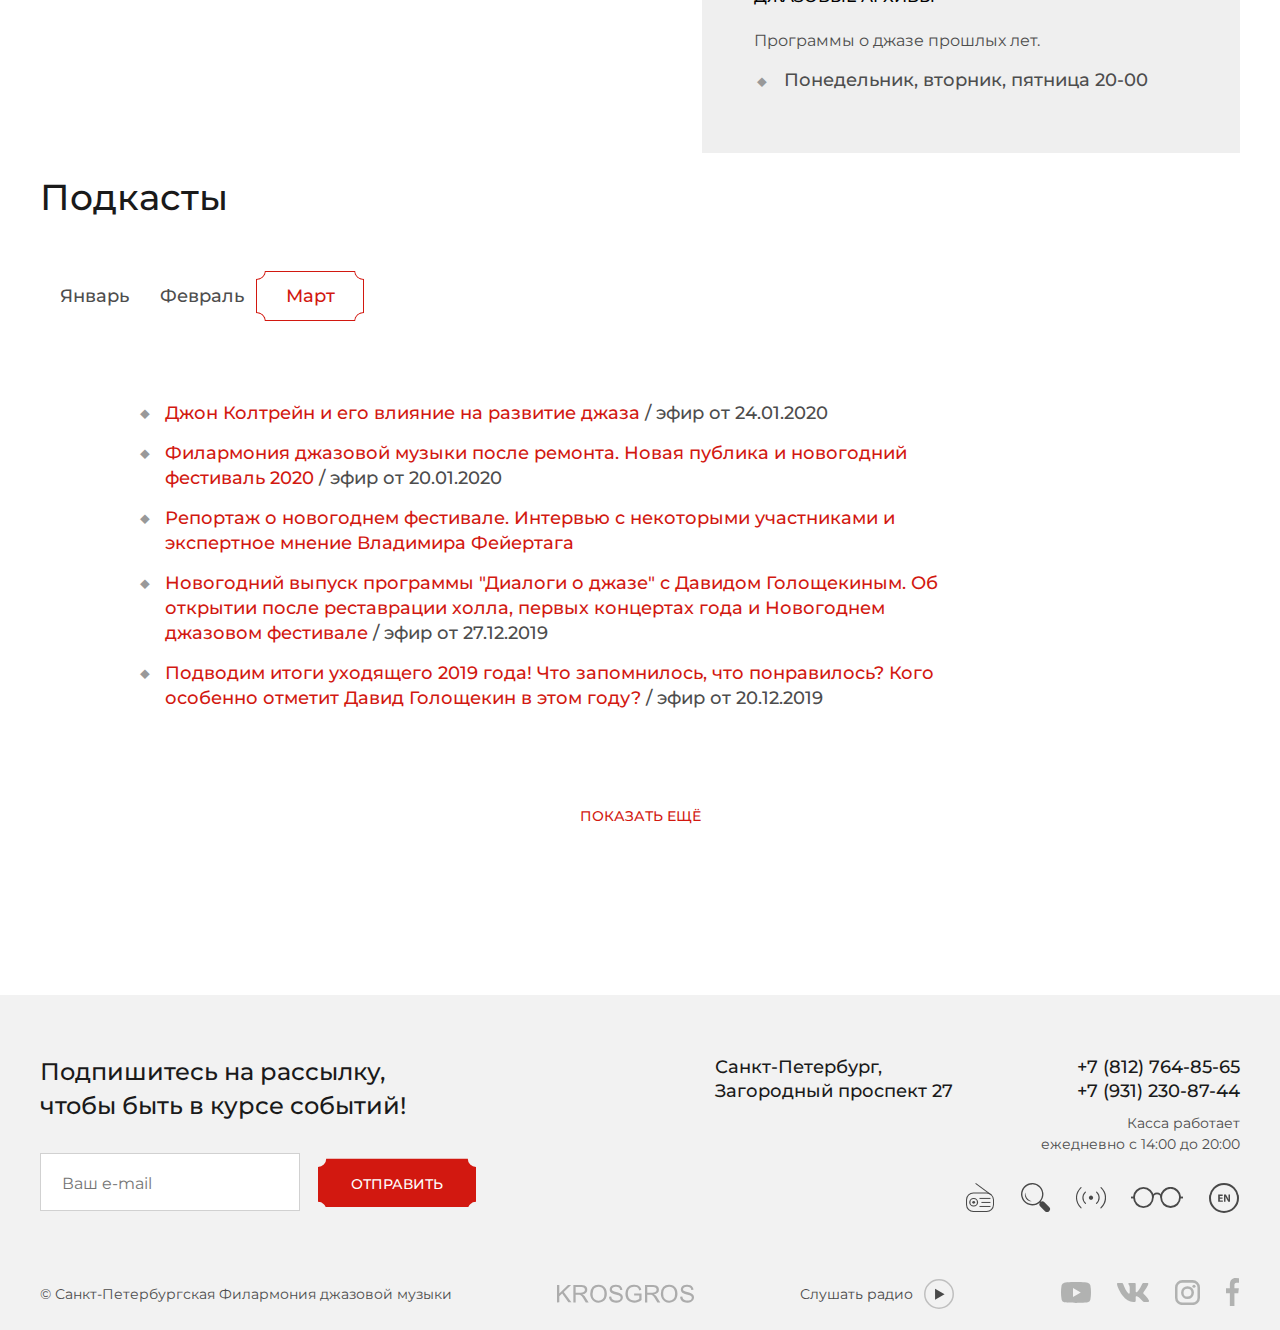
<file: radio.html>
<!DOCTYPE html>
<html lang='ru'>

<head>
    <meta charset="UTF-8">
    <meta name="viewport" content="width=device-width, initial-scale=1.0">
    <title>Jazz</title>
    <link rel="stylesheet" href="css/style.css">
    <link
        href="https://fonts.googleapis.com/css2?family=Montserrat:wght@100;200;300;400;500;600;700;800;900&display=swap"
        rel="stylesheet">
    <link rel="stylesheet" href="js/slick/slick.css">
</head>

<body>
    <div class="wrapper wrapper-radio">
        <header class="header">
            <div class="header__wrap">
                <a href="#" class="header__logo">
                    <img src="img/logo_copy.svg" alt="Логотип">
                </a>
                <button class="header__burger-btn">
                    <img src="img/burger.png" alt="Меню">
                    Меню
                </button>
                <nav class="header__nav">
                    <button class="header__nav-close">
                        <img src="img/close.svg" alt="Закрыть">
                    </button>
                    <ul>
                        <li>
                            <a href="#">
                                Филармония
                            </a>
                        </li>
                        <li>
                            <a href="afisha.html">
                                Афиша
                            </a>
                        </li>
                        <li>
                            <a href="musicians.html">
                                Музыканты
                            </a>
                        </li>
                        <li>
                            <a href="radio.html" class="header__nav-active">
                                Радио
                            </a>
                        </li>
                        <li>
                            <a href="contacts.html">
                                Контакты
                            </a>
                        </li>
                    </ul>
                </nav>
                <div class="header__contacts">
                    <a href="tel:+78127648565">
                        <svg xmlns="http://www.w3.org/2000/svg" viewBox="0 0 30 30" width="32px" height="30px">
                            <defs>
                                <style>
                                    .cls-1-h {
                                        fill: #fff;
                                    }
                                </style>
                            </defs>
                            <path class="cls-1-h"
                                d="M13.26,21.07a8.21,8.21,0,0,1,.21-2.62,1.14,1.14,0,0,0-.33-1.11l-1.38-1.53A9.18,9.18,0,0,1,15.5,11.4l1.7,1.08a1.16,1.16,0,0,0,1.19.18A8.21,8.21,0,0,1,20.94,12a1.15,1.15,0,0,0,1-1.23l-.22-2.66A1.14,1.14,0,0,0,20.54,7.1,13.35,13.35,0,0,0,8.34,21.47a1.14,1.14,0,0,0,1.23,1.05l2.65-.22A1.13,1.13,0,0,0,13.26,21.07Z" />
                            <path class="cls-1-h"
                                d="M15,30A15,15,0,1,1,30,15,15,15,0,0,1,15,30ZM15,1A14,14,0,1,0,29,15,14,14,0,0,0,15,1Z" />
                        </svg>
                        <span>8 (812) 764-85-65</span>
                    </a>
                    <p>
                        Касса с 14:00 до 20:00
                    </p>
                </div>
            </div>
        </header>
        <main class="main">
            <section class="radio-intro">
                <div class="radio-intro__inner">
                    <h1>
                        Джаз Филармоник Радио
                    </h1>
                    <p>
                        Джаз Филармоник Радио из Санкт-Петербурга - это лучшее из джазового мейнстрима: классика жанра,
                        великие имена, представители современной джазовой сцены.
                    </p>
                    <p> В эфире звучат джазовые стандарты и оригинальные композиции.</p>
                    <p>Руководитель проекта — народный артист России Давид Голощекин.</p>
                    <p>
                        Также в эфире авторские программы, интервью и анонсы концертов каждый день.
                    </p>
                </div>
            </section>
            <section class="calendar">
                <div class="calendar__wrap">
                    <div class="calendar__sale">
                        <div>
                            <a href="#">
                                Скидка 50% на концерт «Мелодии золотой эры свинга» 7 декабря в 19:00
                            </a>
                            <span>
                                Скидка действует только на сайте при заказе билетов с 01.12.2019 по 31.12.2019
                            </span>
                        </div>
                        <div>
                            <a href="#">
                                Скидка 50% на концерт «Мелодии золотой эры свинга» 7 декабря в 19:00
                            </a>
                            <span>
                                Скидка действует только на сайте при заказе билетов с 01.12.2019 по 31.12.2019
                            </span>
                        </div>
                    </div>
                    <div class="calendar__inner">
                        <button>
                            <img src="img/cal.png" alt="Календарь">
                            <span>
                                Календарь мероприятий
                            </span>
                        </button>
                        <div class="calendar__body">
                            <div class="calendar__control">
                                <button>
                                    <img src="img/left@3x.png" alt="Предыдущая">
                                </button>
                                <p>
                                    Декабрь
                                </p>
                                <button>
                                    <img src="img/left@3x.png" alt="Следующая">
                                </button>
                            </div>
                            <div class="calendar__days">
                                <p>
                                    Пн
                                </p>
                                <p>
                                    Вт
                                </p>
                                <p>
                                    Ср
                                </p>
                                <p>
                                    Чт
                                </p>
                                <p>
                                    Пт
                                </p>
                                <p>
                                    Сб
                                </p>
                                <p>
                                    Вс
                                </p>
                            </div>
                            <div class="calendar__nums">
                                <p class="calendar__nums-dis">

                                </p>
                                <p class="calendar__nums-dis">

                                </p>
                                <p class="calendar__nums-dis">

                                </p>
                                <p class="calendar__nums-dis">

                                </p>
                                <p class="calendar__nums-active">
                                    1
                                </p>
                                <p class="calendar__nums-active">
                                    2
                                </p>
                                <p class="calendar__nums-active">
                                    3
                                </p>
                            </div>
                            <div class="calendar__nums">
                                <p class="calendar__nums-active calendar__nums-gray">
                                    4
                                </p>
                                <p class="calendar__nums-active">
                                    5
                                </p>
                                <p class="calendar__nums-active">
                                    6
                                </p>
                                <p class="calendar__nums-active">
                                    7
                                </p>
                                <p class="calendar__nums-active">
                                    8
                                </p>
                                <p class="calendar__nums-active">
                                    9
                                </p>
                                <p class="calendar__nums-active">
                                    10
                                </p>
                            </div>
                            <div class="calendar__nums">
                                <p class="calendar__nums-active">
                                    11
                                </p>
                                <p class="calendar__nums-active">
                                    12
                                </p>
                                <p class="calendar__nums-active">
                                    13
                                </p>
                                <p class="calendar__nums-active">
                                    14
                                </p>
                                <p class="calendar__nums-active">
                                    15
                                </p>
                                <p class="calendar__nums-active">
                                    16
                                </p>
                                <p class="calendar__nums-active">
                                    17
                                </p>
                            </div>
                            <div class="calendar__nums">
                                <p class="calendar__nums-active">
                                    18
                                </p>
                                <p class="calendar__nums-active">
                                    19
                                </p>
                                <p class="calendar__nums-active">
                                    20
                                </p>
                                <p class="calendar__nums-active">
                                    21
                                </p>
                                <p class="calendar__nums-active">
                                    22
                                </p>
                                <p class="calendar__nums-active">
                                    23
                                </p>
                                <p class="calendar__nums-active">
                                    24
                                </p>
                            </div>
                            <div class="calendar__nums calendar__nums-end">
                                <p class="calendar__nums-active">
                                    25
                                </p>
                                <p class="calendar__nums-active">
                                    26
                                </p>
                                <p class="calendar__nums-active">
                                    27
                                </p>
                                <p class="calendar__nums-active">
                                    28
                                </p>
                                <p class="calendar__nums-active">
                                    29
                                </p>
                                <p class="calendar__nums-active">
                                    30
                                </p>
                                <p class="calendar__nums-dis">

                                </p>
                            </div>
                            <div class="calendar__event">
                                <p>
                                    <button onclick="bigHallShow()">
                                        Большой зал
                                    </button>
                                    / Джаз дансинг
                                </p>
                                <a href="#">
                                    Оркестр "Caribbeаn Jazz Report" Александра Василевского
                                </a>
                                <p>
                                    <button onclick="smallHallShow()">
                                        Малый зал
                                    </button>
                                </p>
                                <a href="#">
                                    Татьяна Бубельникова – вокал
                                </a>
                            </div>
                        </div>
                    </div>
                </div>
            </section>
            <section class="radio">
                <div class="radio__play">
                    <div class="radio__play-vidget">
                        <div class="b-radio-player__big">
                            <div id="jquery_jplayer_3" class="jp-jplayer" style="width: 0px; height: 0px;"><img
                                    id="jp_poster_0" style="width: 0px; height: 0px; display: none;"><audio
                                    id="jp_audio_0" preload="metadata" src="http://broad.jazz-hall.ru:8000/jphradio.mp3"
                                    title="Jazz Hall Radio"></audio></div>
                            <div id="jp_container_3" class="jp-audio" role="application" aria-label="media player">
                                <div class="jp-type-single">
                                    <div class="jp-gui jp-interface">
                                        <div class="jp-player__bg"><img src="img/radio-play-c.jpg">
                                        </div>

                                        <div class="jp-details">
                                            <div class="jp-title" aria-label="title">Paul Desmond</div>
                                            <div class="jp-description">That Old Feeling</div>
                                        </div>

                                        <div class="jp-controls__wrap">
                                            <div class="jp-controls">
                                                <button class="jp-play" role="button" tabindex="0"></button>
                                            </div>

                                            <div class="jp-volume-controls">
                                                <button class="jp-mute" role="button" tabindex="0"></button>
                                                <div class="jp-volume-bar">
                                                    <div class="jp-volume-bar-value" style="width: 80%;"></div>
                                                </div>
                                            </div>
                                        </div>

                                        <div class="jp-no-solution" style="display: none;">
                                            <span>Update Required</span>
                                            To play the media you will need to either update your browser to a recent
                                            version or update your <a href="http://get.adobe.com/flashplayer/"
                                                target="_blank">Flash plugin</a>.
                                        </div>
                                    </div>
                                </div>
                            </div>
                        </div>
                    </div>
                    <button class="radio__play-program">
                        Программа передач
                    </button>
                    <div class="radio__program">
                        <h3>
                            Программа передач
                        </h3>
                        <h4>
                            АФИША
                        </h4>
                        <p>
                            Анонсы предстоящих концертов.
                        </p>
                        <ul>
                            <li>
                                Ежедневно в 12:00, 15:00, 18:00, 21:00.
                            </li>
                        </ul>
                        <h4>
                            ДИАЛОГИ О ДЖАЗЕ
                        </h4>
                        <p>
                            Диалог о заметных событиях в мире джаза, любопытные факты и многое другое. На вопросы
                            отвечает
                            руководитель Филармонии джазовой музыки Давид Голощекин.
                        </p>
                        <ul>
                            <li>
                                Пятница 12-00
                            </li>
                            <li>
                                Повторы понедельник 14-00, среда 20-00
                            </li>
                        </ul>
                        <h4>
                            ОТКРЫВАЯ ДЖАЗ
                        </h4>
                        <p>
                            Авторская программа о джазе Давида Голощекина.
                        </p>
                        <ul>
                            <li>
                                Вторник 14:00
                            </li>
                            <li>
                                Повторы четверг 20-00, суббота 11-00
                            </li>
                        </ul>
                        <h4>
                            ДЖАЗОВЫЕ АРХИВЫ
                        </h4>
                        <p>
                            Программы о джазе прошлых лет.
                        </p>
                        <ul>
                            <li>
                                Понедельник, вторник, пятница 20-00
                            </li>
                        </ul>
                    </div>
                    <div class="radio__play-links">
                        <p>
                            Слушайте нас также на ваших мобильных устройствах через любое приложение для прослушивания
                            радио:
                        </p>
                        <ul>
                            <li>
                                <p>
                                    <a href="#"><img src="img/32kbs.jpg" alt=""></a>
                                </p>
                            </li>
                            <li>
                                <p>
                                    <a href="#"><img src="img/64kb.jpg" alt=""></a>
                                </p>
                            </li>
                            <li>
                                <p>
                                    <a href="#"><img src="img/64kba.jpg" alt=""></a>
                                </p>
                            </li>
                        </ul>
                    </div>
                </div>
                <div class="radio__program">
                    <h3>
                        Программа передач
                    </h3>
                    <h4>
                        АФИША
                    </h4>
                    <p>
                        Анонсы предстоящих концертов.
                    </p>
                    <ul>
                        <li>
                            Ежедневно в 12:00, 15:00, 18:00, 21:00.
                        </li>
                    </ul>
                    <h4>
                        ДИАЛОГИ О ДЖАЗЕ
                    </h4>
                    <p>
                        Диалог о заметных событиях в мире джаза, любопытные факты и многое другое. На вопросы отвечает
                        руководитель Филармонии джазовой музыки Давид Голощекин.
                    </p>
                    <ul>
                        <li>
                            Пятница 12-00
                        </li>
                        <li>
                            Повторы понедельник 14-00, среда 20-00
                        </li>
                    </ul>
                    <h4>
                        ОТКРЫВАЯ ДЖАЗ
                    </h4>
                    <p>
                        Авторская программа о джазе Давида Голощекина.
                    </p>
                    <ul>
                        <li>
                            Вторник 14:00
                        </li>
                        <li>
                            Повторы четверг 20-00, суббота 11-00
                        </li>
                    </ul>
                    <h4>
                        ДЖАЗОВЫЕ АРХИВЫ
                    </h4>
                    <p>
                        Программы о джазе прошлых лет.
                    </p>
                    <ul>
                        <li>
                            Понедельник, вторник, пятница 20-00
                        </li>
                    </ul>
                </div>
            </section>
            <section class="podcast">
                <h2>
                    Подкасты
                </h2>
                <ul class="podcast__tabs">
                    <li>
                        <label for="pod0" class="podcast__tabs-label">
                            Январь
                        </label>
                    </li>
                    <li>
                        <label for="pod1" class="podcast__tabs-label">
                            Февраль
                        </label>
                    </li>
                    <li>
                        <label for="pod2" class="podcast__tabs-label">
                            Март
                        </label>
                    </li>
                </ul>
                <input type="radio" name="podcasts" id="pod0" class="podcast__input" checked>
                <div class="podcast__list podcast__list0">
                    <ul>
                        <li>
                            <a href="#">
                                Джон Колтрейн и его влияние на развитие джаза
                            </a><span>/ эфир от 24.01.2020</span>
                        </li>
                        <li>
                            <a href="#">
                                Филармония джазовой музыки после ремонта. Новая публика и новогодний фестиваль 2020
                            </a><span>/ эфир от 20.01.2020</span>
                        </li>
                        <li>
                            <a href="#">
                                Репортаж о новогоднем фестивале. Интервью с некоторыми участниками и экспертное мнение
                                Владимира Фейертага
                            </a>
                        </li>
                        <li>
                            <a href="#">
                                Новогодний выпуск программы "Диалоги о джазе" с Давидом Голощекиным. Об открытии после
                                реставрации холла, первых концертах года и Новогоднем джазовом фестивале
                            </a><span>/ эфир от 27.12.2019</span>
                        </li>
                        <li>
                            <a href="#">
                                Подводим итоги уходящего 2019 года! Что запомнилось, что понравилось? Кого особенно
                                отметит Давид Голощекин в этом году?
                            </a><span>/ эфир от 20.12.2019</span>
                        </li>
                        <li>
                            <a href="#">
                                Места притяжения джаза: города большие и малые. Только ли столичные города притягивают
                                джаз? И немного об Уральском диксиленде
                            </a><span>/ эфир от 13.12.2019</span>
                        </li>
                        <li>
                            <a href="#">
                                Все ли музыкальные инструменты пригодны для джаза? Как нашли себя в джазе клавишные и
                                синтезаторы? А как насчет виолончели, арфы, тубы, флейты, аккордеона?
                            </a><span>/ эфир от 06.12.2019</span>
                        </li>
                        <li>
                            <a href="#">
                                Диалоги о джазе с Давидом Голощекиным: о концертах прошедших и предстоящих
                            </a><span>/ эфир от 29.11.2019</span>
                        </li>
                        <li>
                            <a href="#">
                                О методах самопрезентации в мире музыки. Всем ли афишам стоит верить? Кто в праве
                                называться "легендой" — рассуждает Давид Голощекин
                            </a><span>/ эфир от 15.11.2019</span>
                        </li>
                        <li>
                            <a href="#">
                                На Кипре прошел джаз-поп фестиваль, организованный петербургским певцом, "бархатным
                                голосом Петербурга" Юрием Охочинским. Впечатлениями о Кипре и фестивале делится его
                                участник Давид Голощекин
                            </a><span>/ эфир от 08.11.2019</span>
                        </li>
                        <li>
                            <a href="#">
                                Джон Колтрейн и его влияние на развитие джаза
                            </a><span>/ эфир от 24.01.2020</span>
                        </li>
                        <li>
                            <a href="#">
                                Филармония джазовой музыки после ремонта. Новая публика и новогодний фестиваль 2020
                            </a><span>/ эфир от 20.01.2020</span>
                        </li>
                        <li>
                            <a href="#">
                                Джон Колтрейн и его влияние на развитие джаза
                            </a><span>/ эфир от 24.01.2020</span>
                        </li>
                        <li>
                            <a href="#">
                                Филармония джазовой музыки после ремонта. Новая публика и новогодний фестиваль 2020
                            </a><span>/ эфир от 20.01.2020</span>
                        </li>
                    </ul>
                    <button>
                        Показать ещё
                    </button>
                </div>
                <input type="radio" name="podcasts" id="pod1" class="podcast__input" checked>
                <div class="podcast__list podcast__list1">
                    <ul>
                        <li>
                            <a href="#">
                                Джон Колтрейн и его влияние на развитие джаза
                            </a><span>/ эфир от 24.01.2020</span>
                        </li>
                        <li>
                            <a href="#">
                                Филармония джазовой музыки после ремонта. Новая публика и новогодний фестиваль 2020
                            </a><span>/ эфир от 20.01.2020</span>
                        </li>
                        <li>
                            <a href="#">
                                Репортаж о новогоднем фестивале. Интервью с некоторыми участниками и экспертное мнение
                                Владимира Фейертага
                            </a>
                        </li>
                        <li>
                            <a href="#">
                                Новогодний выпуск программы "Диалоги о джазе" с Давидом Голощекиным. Об открытии после
                                реставрации холла, первых концертах года и Новогоднем джазовом фестивале
                            </a><span>/ эфир от 27.12.2019</span>
                        </li>
                        <li>
                            <a href="#">
                                Подводим итоги уходящего 2019 года! Что запомнилось, что понравилось? Кого особенно
                                отметит Давид Голощекин в этом году?
                            </a><span>/ эфир от 20.12.2019</span>
                        </li>
                        <li>
                            <a href="#">
                                Места притяжения джаза: города большие и малые. Только ли столичные города притягивают
                                джаз? И немного об Уральском диксиленде
                            </a><span>/ эфир от 13.12.2019</span>
                        </li>
                        <li>
                            <a href="#">
                                Все ли музыкальные инструменты пригодны для джаза? Как нашли себя в джазе клавишные и
                                синтезаторы? А как насчет виолончели, арфы, тубы, флейты, аккордеона?
                            </a><span>/ эфир от 06.12.2019</span>
                        </li>
                        <li>
                            <a href="#">
                                Диалоги о джазе с Давидом Голощекиным: о концертах прошедших и предстоящих
                            </a><span>/ эфир от 29.11.2019</span>
                        </li>
                        <li>
                            <a href="#">
                                О методах самопрезентации в мире музыки. Всем ли афишам стоит верить? Кто в праве
                                называться "легендой" — рассуждает Давид Голощекин
                            </a><span>/ эфир от 15.11.2019</span>
                        </li>
                        <li>
                            <a href="#">
                                На Кипре прошел джаз-поп фестиваль, организованный петербургским певцом, "бархатным
                                голосом Петербурга" Юрием Охочинским. Впечатлениями о Кипре и фестивале делится его
                                участник Давид Голощекин
                            </a><span>/ эфир от 08.11.2019</span>
                        </li>
                        <li>
                            <a href="#">
                                Джон Колтрейн и его влияние на развитие джаза
                            </a><span>/ эфир от 24.01.2020</span>
                        </li>
                        <li>
                            <a href="#">
                                Филармония джазовой музыки после ремонта. Новая публика и новогодний фестиваль 2020
                            </a><span>/ эфир от 20.01.2020</span>
                        </li>
                        <li>
                            <a href="#">
                                Джон Колтрейн и его влияние на развитие джаза
                            </a><span>/ эфир от 24.01.2020</span>
                        </li>
                        <li>
                            <a href="#">
                                Филармония джазовой музыки после ремонта. Новая публика и новогодний фестиваль 2020
                            </a><span>/ эфир от 20.01.2020</span>
                        </li>
                    </ul>
                    <button>
                        Показать ещё
                    </button>
                </div>
                <input type="radio" name="podcasts" id="pod2" class="podcast__input" checked>
                <div class="podcast__list podcast__list2">
                    <ul>
                        <li>
                            <a href="#">
                                Джон Колтрейн и его влияние на развитие джаза
                            </a><span>/ эфир от 24.01.2020</span>
                        </li>
                        <li>
                            <a href="#">
                                Филармония джазовой музыки после ремонта. Новая публика и новогодний фестиваль 2020
                            </a><span>/ эфир от 20.01.2020</span>
                        </li>
                        <li>
                            <a href="#">
                                Репортаж о новогоднем фестивале. Интервью с некоторыми участниками и экспертное мнение
                                Владимира Фейертага
                            </a>
                        </li>
                        <li>
                            <a href="#">
                                Новогодний выпуск программы "Диалоги о джазе" с Давидом Голощекиным. Об открытии после
                                реставрации холла, первых концертах года и Новогоднем джазовом фестивале
                            </a><span>/ эфир от 27.12.2019</span>
                        </li>
                        <li>
                            <a href="#">
                                Подводим итоги уходящего 2019 года! Что запомнилось, что понравилось? Кого особенно
                                отметит Давид Голощекин в этом году?
                            </a><span>/ эфир от 20.12.2019</span>
                        </li>
                        <li>
                            <a href="#">
                                Места притяжения джаза: города большие и малые. Только ли столичные города притягивают
                                джаз? И немного об Уральском диксиленде
                            </a><span>/ эфир от 13.12.2019</span>
                        </li>
                        <li>
                            <a href="#">
                                Все ли музыкальные инструменты пригодны для джаза? Как нашли себя в джазе клавишные и
                                синтезаторы? А как насчет виолончели, арфы, тубы, флейты, аккордеона?
                            </a><span>/ эфир от 06.12.2019</span>
                        </li>
                        <li>
                            <a href="#">
                                Диалоги о джазе с Давидом Голощекиным: о концертах прошедших и предстоящих
                            </a><span>/ эфир от 29.11.2019</span>
                        </li>
                        <li>
                            <a href="#">
                                О методах самопрезентации в мире музыки. Всем ли афишам стоит верить? Кто в праве
                                называться "легендой" — рассуждает Давид Голощекин
                            </a><span>/ эфир от 15.11.2019</span>
                        </li>
                        <li>
                            <a href="#">
                                На Кипре прошел джаз-поп фестиваль, организованный петербургским певцом, "бархатным
                                голосом Петербурга" Юрием Охочинским. Впечатлениями о Кипре и фестивале делится его
                                участник Давид Голощекин
                            </a><span>/ эфир от 08.11.2019</span>
                        </li>
                        <li>
                            <a href="#">
                                Джон Колтрейн и его влияние на развитие джаза
                            </a><span>/ эфир от 24.01.2020</span>
                        </li>
                        <li>
                            <a href="#">
                                Филармония джазовой музыки после ремонта. Новая публика и новогодний фестиваль 2020
                            </a><span>/ эфир от 20.01.2020</span>
                        </li>
                        <li>
                            <a href="#">
                                Джон Колтрейн и его влияние на развитие джаза
                            </a><span>/ эфир от 24.01.2020</span>
                        </li>
                        <li>
                            <a href="#">
                                Филармония джазовой музыки после ремонта. Новая публика и новогодний фестиваль 2020
                            </a><span>/ эфир от 20.01.2020</span>
                        </li>
                    </ul>
                    <button>
                        Показать ещё
                    </button>
                </div>
            </section>
        </main>
        <footer class="footer">
            <div class="footer__search">
                <p>
                    Поиск
                </p>
                <form class="footer__search-form">
                    <label for="footer-search">
                        <input type="text" id="footer-search" placeholder="Что искать?">
                    </label>
                    <button type="button">
                        Искать!
                    </button>
                </form>
            </div>
            <div class="footer__top">
                <form class="footer__form">
                    <p class="footer__form-name">
                        Подпишитесь на рассылку,
                        чтобы быть в курсе событий!
                    </p>
                    <div class="footer__form-body">
                        <label for="footer-sub">
                            <input id="footer-sub" type="text" class="footer__sub" placeholder="Ваш e-mail">
                        </label>
                        <button type="button" onclick="formVal()">
                            Отправить
                        </button>
                    </div>
                    <p class="footer__form-thanks">
                        Ура! Ваша подписка оформлена!
                    </p>
                </form>
                <div class="footer__mob-under">
                    <a href="#">
                        Санкт-Петербург,
                        Загородный проспект 27
                    </a>
                    <div class="footer__mob-social">
                        <a href="#">
                            <svg id="Layer_10" data-name="Layer 10" xmlns="http://www.w3.org/2000/svg"
                                viewBox="0 0 30 21" width="32px" height="21px">
                                <path
                                    d="M29.35,3.29A3.8,3.8,0,0,0,26.69.63C24.36,0,15,0,15,0S5.6,0,3.27.65A3.77,3.77,0,0,0,.62,3.31,39.08,39.08,0,0,0,0,10.5a38.17,38.17,0,0,0,.64,7.21,3.77,3.77,0,0,0,2.65,2.66C5.62,21,15,21,15,21s9.38,0,11.71-.63a3.77,3.77,0,0,0,2.65-2.66A38.11,38.11,0,0,0,30,10.5,39.38,39.38,0,0,0,29.35,3.29ZM12,15V6l7.78,4.5Z" />
                            </svg>
                        </a><a href="#">
                            <svg id="Layer_11" data-name="Layer 11" xmlns="http://www.w3.org/2000/svg"
                                viewBox="0 0 32 19" width="34px" height="19px">
                                <defs>
                                    <style>
                                        .cls-1 {
                                            fill-rule: evenodd;
                                        }
                                    </style>
                                </defs>

                                <path class="cls-1"
                                    d="M30.71,19h-3.5c-1.34,0-1.73-1.07-4.1-3.44-2.08-2-3-2.26-3.49-2.26-.71,0-.92.2-.92,1.2v3.14c0,.86-.27,1.36-2.5,1.36-3.7,0-7.78-2.25-10.67-6.4C1.19,6.51,0,1.92,0,1,0,.47.2,0,1.2,0H4.7c.9,0,1.23.39,1.57,1.36,1.71,5,4.6,9.35,5.78,9.35.45,0,.65-.21.65-1.34V4.21C12.57,1.84,11.31,1.65,11.31.8A.84.84,0,0,1,12.2,0h5.5c.75,0,1,.4,1,1.29V8.22c0,.74.33,1,.55,1,.44,0,.81-.26,1.63-1.07A29.33,29.33,0,0,0,25.18,1a1.53,1.53,0,0,1,1.53-1h3.5c1.05,0,1.28.54,1.05,1.29-.44,2-4.7,8-4.7,8-.38.6-.52.89,0,1.56.37.52,1.59,1.56,2.41,2.52a15.21,15.21,0,0,1,3,4.1C32.21,18.5,31.71,19,30.71,19Z" />
                            </svg>
                        </a><a href="#">
                            <svg id="Layer_12" data-name="Layer 12" xmlns="http://www.w3.org/2000/svg"
                                viewBox="0 0 25 25" width="27px" height="25px">

                                <path
                                    d="M17.55.12H7.45A7.46,7.46,0,0,0,0,7.57v10.1a7.46,7.46,0,0,0,7.45,7.45h10.1A7.46,7.46,0,0,0,25,17.67V7.57A7.46,7.46,0,0,0,17.55.12Zm4.94,17.55a4.94,4.94,0,0,1-4.94,4.93H7.45a4.94,4.94,0,0,1-4.94-4.93V7.57A4.94,4.94,0,0,1,7.45,2.63h10.1a4.93,4.93,0,0,1,4.93,4.94v10.1Z" />
                                <path
                                    d="M12.5,6.15A6.47,6.47,0,1,0,19,12.62,6.47,6.47,0,0,0,12.5,6.15Zm0,10.42a3.95,3.95,0,1,1,3.95-4A4,4,0,0,1,12.5,16.57Z" />
                                <circle cx="18.98" cy="6.2" r="1.55" />
                            </svg>
                        </a><a href="#">
                            <svg id="Layer_13" data-name="Layer 13" xmlns="http://www.w3.org/2000/svg"
                                viewBox="0 0 13 28" width="15px" height="28px">

                                <path
                                    d="M8.43,7.08v3.17h4.41l-.57,5H8.43V28H3.85V15.23H0v-5H3.85V6.58C3.85,2.32,6.17,0,9.57,0A28.9,28.9,0,0,1,13,.19V4.66H10.64C8.79,4.66,8.43,5.63,8.43,7.08Z" />
                            </svg>
                        </a>
                    </div>
                </div>
                <div>
                    <a href="tel:+78127648565">
                        +7 (812) 764-85-65
                    </a>
                    <a href="tel:+79312308744">
                        +7 (931) 230-87-44
                    </a>
                    <p>
                        Касса работает ежедневно
                        с 14:00 до 20:00
                    </p>
                    <div class="footer__social-desc">
                        <button class="footer__btn-radio">
                            <svg id="Layer_1" data-name="Layer 1" xmlns="http://www.w3.org/2000/svg" viewBox="0 0 28 29"
                                width="30px" height="29px">
                                <title>Радио</title>
                                <path
                                    d="M20.48,29h-13A7.41,7.41,0,0,1,0,21.74V16.8A7.41,7.41,0,0,1,7.52,9.54h13A7.41,7.41,0,0,1,28,16.8v4.94A7.41,7.41,0,0,1,20.48,29Zm-13-18.45A6.37,6.37,0,0,0,1.05,16.8v4.94A6.37,6.37,0,0,0,7.52,28h13A6.37,6.37,0,0,0,27,21.74V16.8a6.37,6.37,0,0,0-6.47-6.25Z" />
                                <polygon points="25.14 12.46 9.26 0.81 9.89 0 25.77 11.65 25.14 12.46" />
                                <rect x="13.48" y="14.92" width="10.95" height="1.01" />
                                <rect x="13.48" y="22.96" width="10.95" height="1.01" />
                                <rect x="15.42" y="18.94" width="9" height="1.01" />
                                <path
                                    d="M7.68,23.52a4.26,4.26,0,1,1,0-8.51,4.26,4.26,0,1,1,0,8.51Zm0-7.49a3.24,3.24,0,1,0,0,6.48,3.24,3.24,0,1,0,0-6.48Z" />
                                <ellipse cx="7.68" cy="19.27" rx="1.42" ry="1.37" />
                            </svg>
                        </button>
                        <button class="footer__btn-search">
                            <svg id="Layer_2" data-name="Layer 2" xmlns="http://www.w3.org/2000/svg" viewBox="0 0 29 29"
                                width="31px" height="29px">
                                <title>Поиск</title>
                                <rect x="20.78" y="17.48" width="5.88" height="12.49" rx="2.94"
                                    transform="translate(-9.83 23.72) rotate(-45)" />
                                <rect x="19.76" y="17.86" width="1.52" height="5.31"
                                    transform="translate(-8.5 20.52) rotate(-45)" />
                                <path
                                    d="M11.2,22.4a11.2,11.2,0,1,1,7.93-3.27A11.17,11.17,0,0,1,11.2,22.4Zm0-21a9.84,9.84,0,1,0,7,2.88A9.79,9.79,0,0,0,11.2,1.37Z" />
                                <path
                                    d="M10.73,18.16a5.65,5.65,0,0,1-3.09-.51,6.56,6.56,0,0,1-2.48-2,6.11,6.11,0,0,1-.72-6.09,10.13,10.13,0,0,0,.31,2.94A8,8,0,0,0,8,17,9.77,9.77,0,0,0,10.73,18.16Z" />
                            </svg>
                        </button>
                        <button class="footer__btn-online">
                            <svg id="Layer_3" data-name="Layer 3" xmlns="http://www.w3.org/2000/svg" viewBox="0 0 28 20"
                                width="30px" heigth="20px">
                                <title>Online трансляция</title>
                                <path
                                    d="M14,11.91a2,2,0,0,1-1.35-.51A1.94,1.94,0,0,1,12,10a1.92,1.92,0,0,1,.59-1.38,2.06,2.06,0,0,1,2.82,0A1.92,1.92,0,0,1,16,10a1.94,1.94,0,0,1-.65,1.44A2,2,0,0,1,14,11.91Z" />
                                <path
                                    d="M19.16,15.82a.55.55,0,0,1-.39-.16.51.51,0,0,1,0-.73,6.68,6.68,0,0,0,.08-9.87.5.5,0,0,1,0-.72.54.54,0,0,1,.75,0,7.87,7.87,0,0,1,1.8,2.52,7.64,7.64,0,0,1,0,6.28,7.73,7.73,0,0,1-1.85,2.55A.58.58,0,0,1,19.16,15.82Z" />
                                <path
                                    d="M8.84,15.82a.58.58,0,0,1-.36-.14,7.73,7.73,0,0,1-1.85-2.55,7.64,7.64,0,0,1,0-6.28A7.87,7.87,0,0,1,8.4,4.33a.54.54,0,0,1,.75,0,.5.5,0,0,1,0,.72,6.68,6.68,0,0,0,.08,9.87.51.51,0,0,1,0,.73A.55.55,0,0,1,8.84,15.82Z" />
                                <path
                                    d="M23.25,20a.51.51,0,0,1-.38-.16.5.5,0,0,1,0-.72A12.34,12.34,0,0,0,23,.88a.49.49,0,0,1,0-.72.53.53,0,0,1,.74,0,13.6,13.6,0,0,1,3.15,4.39,13.3,13.3,0,0,1,0,10.91,13.57,13.57,0,0,1-3.21,4.42A.54.54,0,0,1,23.25,20Z" />
                                <path
                                    d="M4.75,20a.54.54,0,0,1-.36-.14,13.57,13.57,0,0,1-3.21-4.42,13.3,13.3,0,0,1,0-10.91A13.6,13.6,0,0,1,4.31.14a.53.53,0,0,1,.74,0A.49.49,0,0,1,5,.88a12.34,12.34,0,0,0,.07,18.24.5.5,0,0,1,0,.72A.51.51,0,0,1,4.75,20Z" />
                            </svg>
                        </button>
                        <button class="footer__btn-access">
                            <svg id="Layer_4" data-name="Layer 4" xmlns="http://www.w3.org/2000/svg" viewBox="0 0 52 21"
                                width="52px" height="21px">
                                <title>Версия для слабовидящих</title>
                                <path
                                    d="M39.56,21A10.41,10.41,0,0,1,29.25,10.5a10.31,10.31,0,1,1,20.61,0A10.41,10.41,0,0,1,39.56,21Zm0-19.15a8.58,8.58,0,0,0-8.5,8.65,8.5,8.5,0,1,0,17,0A8.58,8.58,0,0,0,39.56,1.85Z" />
                                <path
                                    d="M12.44,21A10.41,10.41,0,0,1,2.14,10.5,10.41,10.41,0,0,1,12.44,0,10.41,10.41,0,0,1,22.75,10.5,10.41,10.41,0,0,1,12.44,21Zm0-19.15A8.58,8.58,0,0,0,4,10.5a8.58,8.58,0,0,0,8.49,8.65,8.58,8.58,0,0,0,8.5-8.65A8.58,8.58,0,0,0,12.44,1.85Z" />
                                <path d="M31.06,10.5H29.25a3.25,3.25,0,1,0-6.5,0H20.94a5.06,5.06,0,1,1,10.12,0Z" />
                                <rect x="48.96" y="9.58" width="3.04" height="1.85" />
                                <rect y="9.58" width="3.04" height="1.85" />
                            </svg>
                        </button>
                        <button class="footer__btn-en">
                            <svg id="Layer_5" data-name="Layer 5" xmlns="http://www.w3.org/2000/svg" viewBox="0 0 30 30"
                                width="32px" height="30px">
                                <title>English version</title>
                                <path
                                    d="M15,30A15,15,0,1,1,30,15,15,15,0,0,1,15,30ZM15,2.05A13,13,0,1,0,28,15,13,13,0,0,0,15,2.05Z" />
                                <path d="M13.53,15.76h-2.7V17.5h3v1.36H9.18V11.53h4.51v1.36H10.83v1.52h2.7Z" />
                                <path
                                    d="M15,18.86V11.53H16.9l1.53,2.69a24.05,24.05,0,0,1,1.19,2.51h0a29.73,29.73,0,0,1-.13-3.07V11.53H21v7.33H19.29L17.73,16a25.93,25.93,0,0,1-1.27-2.59h-.05c.06,1,.08,2,.08,3.21v2.21Z" />
                            </svg>
                        </button>
                    </div>
                </div>
            </div>
            <div class="footer__bottom">
                <span>
                    © Санкт-Петербургская Филармония джазовой музыки
                </span>
                <a href="#">
                    <svg xmlns="http://www.w3.org/2000/svg" viewBox="0 0 137 20">
                        <path class="cls-1-h1"
                            d="M0,18.38V1H2.3V9.61L11,1h3.12L6.77,8l7.62,10.35h-3L5.15,9.57,2.3,12.35v6Z" />
                        <path class="cls-1-h1"
                            d="M16.35,18.38V1h7.72a10.12,10.12,0,0,1,3.54.47A3.82,3.82,0,0,1,29.54,3.1a4.89,4.89,0,0,1,.73,2.63,4.38,4.38,0,0,1-1.2,3.12,6.07,6.07,0,0,1-3.71,1.61,6.24,6.24,0,0,1,1.39.87,12,12,0,0,1,1.92,2.32l3,4.73H28.8l-2.31-3.62c-.67-1-1.22-1.84-1.66-2.4a5.45,5.45,0,0,0-1.17-1.16,3.24,3.24,0,0,0-1.05-.46,6.39,6.39,0,0,0-1.28-.09H18.65v7.73Zm2.3-9.72h5a7.39,7.39,0,0,0,2.47-.33,2.59,2.59,0,0,0,1.35-1,2.82,2.82,0,0,0,.46-1.56,2.6,2.6,0,0,0-.89-2,4.22,4.22,0,0,0-2.84-.8H18.65Z" />
                        <path class="cls-1-h1"
                            d="M33.18,9.91a9.43,9.43,0,0,1,2.33-6.79,7.88,7.88,0,0,1,6-2.45,8.32,8.32,0,0,1,4.35,1.15,7.57,7.57,0,0,1,3,3.21,10.37,10.37,0,0,1,1,4.67,10.27,10.27,0,0,1-1.07,4.74,7.26,7.26,0,0,1-3,3.17,8.74,8.74,0,0,1-4.23,1.07,8.14,8.14,0,0,1-4.39-1.19,7.59,7.59,0,0,1-2.93-3.24A9.76,9.76,0,0,1,33.18,9.91Zm2.37,0a7,7,0,0,0,1.69,5,5.91,5.91,0,0,0,8.53,0,7.4,7.4,0,0,0,1.68-5.19A8.93,8.93,0,0,0,46.73,6a5.57,5.57,0,0,0-2.1-2.46,5.71,5.71,0,0,0-3.1-.87,5.87,5.87,0,0,0-4.21,1.68Q35.55,6,35.55,9.94Z" />
                        <path class="cls-1-h1"
                            d="M52,12.79l2.17-.19a4.92,4.92,0,0,0,.72,2.14,4,4,0,0,0,1.75,1.36,6.78,6.78,0,0,0,2.68.52,6.37,6.37,0,0,0,2.32-.4,3.25,3.25,0,0,0,1.51-1.07,2.55,2.55,0,0,0,.49-1.49,2.24,2.24,0,0,0-.48-1.43,3.51,3.51,0,0,0-1.56-1c-.47-.18-1.5-.46-3.1-.85a15,15,0,0,1-3.36-1.09,4.59,4.59,0,0,1-1.86-1.62,3.91,3.91,0,0,1-.61-2.16A4.52,4.52,0,0,1,53.42,3a4.69,4.69,0,0,1,2.19-1.74A8.39,8.39,0,0,1,58.8.68a8.88,8.88,0,0,1,3.42.62,5,5,0,0,1,2.27,1.84,5.25,5.25,0,0,1,.86,2.74l-2.21.17a3.56,3.56,0,0,0-1.21-2.5,4.68,4.68,0,0,0-3-.84,4.9,4.9,0,0,0-3,.77,2.3,2.3,0,0,0-1,1.84,2,2,0,0,0,.67,1.55,9.41,9.41,0,0,0,3.48,1.24A22.42,22.42,0,0,1,62.9,9.22,5.25,5.25,0,0,1,65.14,11a4.28,4.28,0,0,1,.73,2.48,4.77,4.77,0,0,1-.8,2.62A5.26,5.26,0,0,1,62.79,18a8.07,8.07,0,0,1-3.36.68,10,10,0,0,1-4-.69A5.54,5.54,0,0,1,53,15.92,5.81,5.81,0,0,1,52,12.79Z" />
                        <path class="cls-1-h1"
                            d="M77.16,11.56V9.51h7.38V16A13.29,13.29,0,0,1,81,18a10.45,10.45,0,0,1-3.7.68,9.77,9.77,0,0,1-4.66-1.1,7.3,7.3,0,0,1-3.17-3.17,10.08,10.08,0,0,1-1.07-4.65A10.76,10.76,0,0,1,69.5,5a7,7,0,0,1,3-3.27A9.64,9.64,0,0,1,77.15.68a9,9,0,0,1,3.41.61A5.7,5.7,0,0,1,83,3a7.7,7.7,0,0,1,1.32,2.85l-2.08.56a6.46,6.46,0,0,0-1-2.09,3.94,3.94,0,0,0-1.66-1.21,6,6,0,0,0-2.4-.46,7.09,7.09,0,0,0-2.73.48A5,5,0,0,0,72.57,4.4a6.14,6.14,0,0,0-1.1,1.72,9.13,9.13,0,0,0-.66,3.5,8.6,8.6,0,0,0,.8,3.9,5.08,5.08,0,0,0,2.33,2.32,7.23,7.23,0,0,0,3.26.76A7.78,7.78,0,0,0,80.12,16a7.8,7.8,0,0,0,2.16-1.23V11.56Z" />
                        <path class="cls-1-h1"
                            d="M88,18.38V1h7.72a10.12,10.12,0,0,1,3.54.47,3.86,3.86,0,0,1,1.93,1.65,5,5,0,0,1,.73,2.63,4.38,4.38,0,0,1-1.2,3.12A6.07,6.07,0,0,1,97,10.46a6.48,6.48,0,0,1,1.39.87,12,12,0,0,1,1.91,2.32l3,4.73h-2.9l-2.3-3.62c-.67-1-1.23-1.84-1.66-2.4a5.45,5.45,0,0,0-1.17-1.16,3.44,3.44,0,0,0-1-.46,6.44,6.44,0,0,0-1.29-.09H90.27v7.73Zm2.3-9.72h5a7.31,7.31,0,0,0,2.47-.33,2.57,2.57,0,0,0,1.36-1,2.82,2.82,0,0,0,.46-1.56,2.58,2.58,0,0,0-.9-2,4.18,4.18,0,0,0-2.83-.8H90.27Z" />
                        <path class="cls-1-h1"
                            d="M103.82,9.91a9.47,9.47,0,0,1,2.33-6.79,7.88,7.88,0,0,1,6-2.45,8.28,8.28,0,0,1,4.34,1.15,7.59,7.59,0,0,1,3,3.21,10.51,10.51,0,0,1,1,4.67,10.27,10.27,0,0,1-1.07,4.74,7.26,7.26,0,0,1-3,3.17,8.68,8.68,0,0,1-4.22,1.07,8.18,8.18,0,0,1-4.4-1.19,7.59,7.59,0,0,1-2.93-3.24A9.76,9.76,0,0,1,103.82,9.91Zm2.38,0a7,7,0,0,0,1.69,5,5.91,5.91,0,0,0,8.53,0,7.4,7.4,0,0,0,1.68-5.19A8.93,8.93,0,0,0,117.38,6a5.57,5.57,0,0,0-2.1-2.46,5.74,5.74,0,0,0-3.11-.87A5.9,5.9,0,0,0,108,4.33C106.78,5.45,106.2,7.32,106.2,9.94Z" />
                        <path class="cls-1-h1"
                            d="M123.14,12.79l2.18-.19a4.79,4.79,0,0,0,.71,2.14,4,4,0,0,0,1.76,1.36,6.69,6.69,0,0,0,2.67.52,6.37,6.37,0,0,0,2.32-.4,3.25,3.25,0,0,0,1.51-1.07,2.55,2.55,0,0,0,.49-1.49,2.24,2.24,0,0,0-.48-1.43,3.45,3.45,0,0,0-1.56-1c-.47-.18-1.5-.46-3.1-.85a15,15,0,0,1-3.36-1.09,4.66,4.66,0,0,1-1.86-1.62,3.91,3.91,0,0,1-.61-2.16A4.45,4.45,0,0,1,124.56,3a4.61,4.61,0,0,1,2.18-1.74,8.39,8.39,0,0,1,3.19-.59,8.88,8.88,0,0,1,3.42.62,5,5,0,0,1,2.27,1.84,5.25,5.25,0,0,1,.86,2.74l-2.21.17a3.56,3.56,0,0,0-1.21-2.5,4.68,4.68,0,0,0-3-.84,4.9,4.9,0,0,0-3,.77,2.3,2.3,0,0,0-1,1.84,2,2,0,0,0,.67,1.55,9.48,9.48,0,0,0,3.48,1.24A22.42,22.42,0,0,1,134,9.22,5.35,5.35,0,0,1,136.28,11a4.35,4.35,0,0,1,.72,2.48,4.77,4.77,0,0,1-.8,2.62A5.26,5.26,0,0,1,133.92,18a8,8,0,0,1-3.36.68,10,10,0,0,1-4-.69,5.54,5.54,0,0,1-2.5-2.07A5.81,5.81,0,0,1,123.14,12.79Z" />
                    </svg>
                </a>
                <p>
                    <a href="#">
                        Слушать радио
                        <span>
                            <svg xmlns="http://www.w3.org/2000/svg" viewBox="0 0 30 30" width="32px" height="30px">
                                <defs>
                                    <style>
                                        .cls-1-f {
                                            fill: #bfbfbf;
                                        }

                                        .cls-2-f {
                                            fill: #494949;
                                        }
                                    </style>
                                </defs>
                                <path class="cls-1-f"
                                    d="M15,30A15,15,0,1,1,30,15,15,15,0,0,1,15,30ZM15,1.51A13.49,13.49,0,1,0,28.49,15,13.5,13.5,0,0,0,15,1.51Z" />
                                <polygon class="cls-2-f"
                                    points="20.56 15.18 15.8 17.93 11.04 20.67 11.04 15.18 11.04 9.69 15.8 12.43 20.56 15.18" />
                            </svg>
                        </span>
                    </a>
                    <a href="#">
                        Online трансляция
                        <svg id="Layer_12" data-name="Layer 2" xmlns="http://www.w3.org/2000/svg" viewBox="0 0 30 20"
                            width="30px" heigth="20px">
                            <path
                                d="M14,11.91a2,2,0,0,1-1.35-.51A1.94,1.94,0,0,1,12,10a1.92,1.92,0,0,1,.59-1.38,2.06,2.06,0,0,1,2.82,0A1.92,1.92,0,0,1,16,10a1.94,1.94,0,0,1-.65,1.44A2,2,0,0,1,14,11.91Z" />
                            <path
                                d="M19.16,15.82a.55.55,0,0,1-.39-.16.51.51,0,0,1,0-.73,6.68,6.68,0,0,0,.08-9.87.5.5,0,0,1,0-.72.54.54,0,0,1,.75,0,7.87,7.87,0,0,1,1.8,2.52,7.64,7.64,0,0,1,0,6.28,7.73,7.73,0,0,1-1.85,2.55A.58.58,0,0,1,19.16,15.82Z" />
                            <path
                                d="M8.84,15.82a.58.58,0,0,1-.36-.14,7.73,7.73,0,0,1-1.85-2.55,7.64,7.64,0,0,1,0-6.28A7.87,7.87,0,0,1,8.4,4.33a.54.54,0,0,1,.75,0,.5.5,0,0,1,0,.72,6.68,6.68,0,0,0,.08,9.87.51.51,0,0,1,0,.73A.55.55,0,0,1,8.84,15.82Z" />
                            <path
                                d="M23.25,20a.51.51,0,0,1-.38-.16.5.5,0,0,1,0-.72A12.34,12.34,0,0,0,23,.88a.49.49,0,0,1,0-.72.53.53,0,0,1,.74,0,13.6,13.6,0,0,1,3.15,4.39,13.3,13.3,0,0,1,0,10.91,13.57,13.57,0,0,1-3.21,4.42A.54.54,0,0,1,23.25,20Z" />
                            <path
                                d="M4.75,20a.54.54,0,0,1-.36-.14,13.57,13.57,0,0,1-3.21-4.42,13.3,13.3,0,0,1,0-10.91A13.6,13.6,0,0,1,4.31.14a.53.53,0,0,1,.74,0A.49.49,0,0,1,5,.88a12.34,12.34,0,0,0,.07,18.24.5.5,0,0,1,0,.72A.51.51,0,0,1,4.75,20Z" />
                        </svg>
                    </a>
                </p>
                <div class="footer__desctop-social">
                    <a href="#">
                        <svg id="Layer_6" data-name="Layer 6" xmlns="http://www.w3.org/2000/svg" viewBox="0 0 30 21"
                            width="32px" height="21px">
                            <path
                                d="M29.35,3.29A3.8,3.8,0,0,0,26.69.63C24.36,0,15,0,15,0S5.6,0,3.27.65A3.77,3.77,0,0,0,.62,3.31,39.08,39.08,0,0,0,0,10.5a38.17,38.17,0,0,0,.64,7.21,3.77,3.77,0,0,0,2.65,2.66C5.62,21,15,21,15,21s9.38,0,11.71-.63a3.77,3.77,0,0,0,2.65-2.66A38.11,38.11,0,0,0,30,10.5,39.38,39.38,0,0,0,29.35,3.29ZM12,15V6l7.78,4.5Z" />
                        </svg>
                    </a>
                    <a href="#">
                        <svg id="Layer_7" data-name="Layer 7" xmlns="http://www.w3.org/2000/svg" viewBox="0 0 32 19"
                            width="34px" height="19px">
                            <defs>
                                <style>
                                    .cls-1 {
                                        fill-rule: evenodd;
                                    }
                                </style>
                            </defs>
                            <path class="cls-1"
                                d="M30.71,19h-3.5c-1.34,0-1.73-1.07-4.1-3.44-2.08-2-3-2.26-3.49-2.26-.71,0-.92.2-.92,1.2v3.14c0,.86-.27,1.36-2.5,1.36-3.7,0-7.78-2.25-10.67-6.4C1.19,6.51,0,1.92,0,1,0,.47.2,0,1.2,0H4.7c.9,0,1.23.39,1.57,1.36,1.71,5,4.6,9.35,5.78,9.35.45,0,.65-.21.65-1.34V4.21C12.57,1.84,11.31,1.65,11.31.8A.84.84,0,0,1,12.2,0h5.5c.75,0,1,.4,1,1.29V8.22c0,.74.33,1,.55,1,.44,0,.81-.26,1.63-1.07A29.33,29.33,0,0,0,25.18,1a1.53,1.53,0,0,1,1.53-1h3.5c1.05,0,1.28.54,1.05,1.29-.44,2-4.7,8-4.7,8-.38.6-.52.89,0,1.56.37.52,1.59,1.56,2.41,2.52a15.21,15.21,0,0,1,3,4.1C32.21,18.5,31.71,19,30.71,19Z" />
                        </svg>
                    </a>
                    <a href="#">
                        <svg id="Layer_8" data-name="Layer 8" xmlns="http://www.w3.org/2000/svg" viewBox="0 0 25 25"
                            width="27px" height="25px">
                            <path
                                d="M17.55.12H7.45A7.46,7.46,0,0,0,0,7.57v10.1a7.46,7.46,0,0,0,7.45,7.45h10.1A7.46,7.46,0,0,0,25,17.67V7.57A7.46,7.46,0,0,0,17.55.12Zm4.94,17.55a4.94,4.94,0,0,1-4.94,4.93H7.45a4.94,4.94,0,0,1-4.94-4.93V7.57A4.94,4.94,0,0,1,7.45,2.63h10.1a4.93,4.93,0,0,1,4.93,4.94v10.1Z" />
                            <path
                                d="M12.5,6.15A6.47,6.47,0,1,0,19,12.62,6.47,6.47,0,0,0,12.5,6.15Zm0,10.42a3.95,3.95,0,1,1,3.95-4A4,4,0,0,1,12.5,16.57Z" />
                            <circle cx="18.98" cy="6.2" r="1.55" />
                        </svg>
                    </a>
                    <a href="#">
                        <svg id="Layer_9" data-name="Layer 9" xmlns="http://www.w3.org/2000/svg" viewBox="0 0 13 28"
                            width="15px" height="28px">
                            <path
                                d="M8.43,7.08v3.17h4.41l-.57,5H8.43V28H3.85V15.23H0v-5H3.85V6.58C3.85,2.32,6.17,0,9.57,0A28.9,28.9,0,0,1,13,.19V4.66H10.64C8.79,4.66,8.43,5.63,8.43,7.08Z" />
                        </svg>
                    </a>
                </div>
            </div>
        </footer>
        <div class="access-bar">
            <div class="access-bar__font">
                <p>
                    Размер шрифта
                </p>
                <input class="access-bar-font-input" type="radio" id="font-sm" name="access-font">
                <label class="access-bar__font-item access-bar__font-item-sm" for="font-sm">
                    A
                </label>
                <input class="access-bar-font-input" type="radio" id="font-m" name="access-font">
                <label class="access-bar__font-item access-bar__font-item-m" for="font-m">
                    A
                </label>
                <input class="access-bar-font-input" type="radio" id="font-b" name="access-font">
                <label class="access-bar__font-item access-bar__font-item-b" for="font-b">
                    A
                </label>
            </div>
            <div class="access-bar__back">
                <p>
                    Фон
                </p>
                <input class="access-bar__back-input" type="radio" id="back-w" name="access-back">
                <label class="access-bar__back-item access-bar__back-item-w" for="back-w">
                    ●
                </label>
                <input class="access-bar__back-input" type="radio" id="back-b" name="access-back">
                <label class="access-bar__back-item access-bar__back-item-b" for="back-b">
                    ●
                </label>
                <input class="access-bar__back-input" type="radio" id="back-bl" name="access-back">
                <label class="access-bar__back-item access-bar__back-item-bl" for="back-bl">
                    ●
                </label>
            </div>
            <div class="access-bar__img">
                <p>
                    Изображения
                </p>
                <input class="access-bar__img-input" type="radio" id="img-on" name="access-img">
                <label class="access-bar__img-item access-bar__img-item-on" for="img-on">
                    Вкл
                </label>
                <input class="access-bar__img-input" type="radio" id="img-off" name="access-img">
                <label class="access-bar__img-item access-bar__img-item-off" for="img-off">
                    Выкл
                </label>
            </div>
            <button class="access-bar__exit">
                <span>Вернуть к обычному режиму </span><img src="img/close.svg" alt="Закрыть">
            </button>

        </div>
    </div>
    <script src="js/index.js"></script>
    <script src="js/jq.js"></script>
    <script src="js/slick/slick.min.js"></script>
    <script src="js/jq-index.js"></script>
</body>

</html>
</file>
